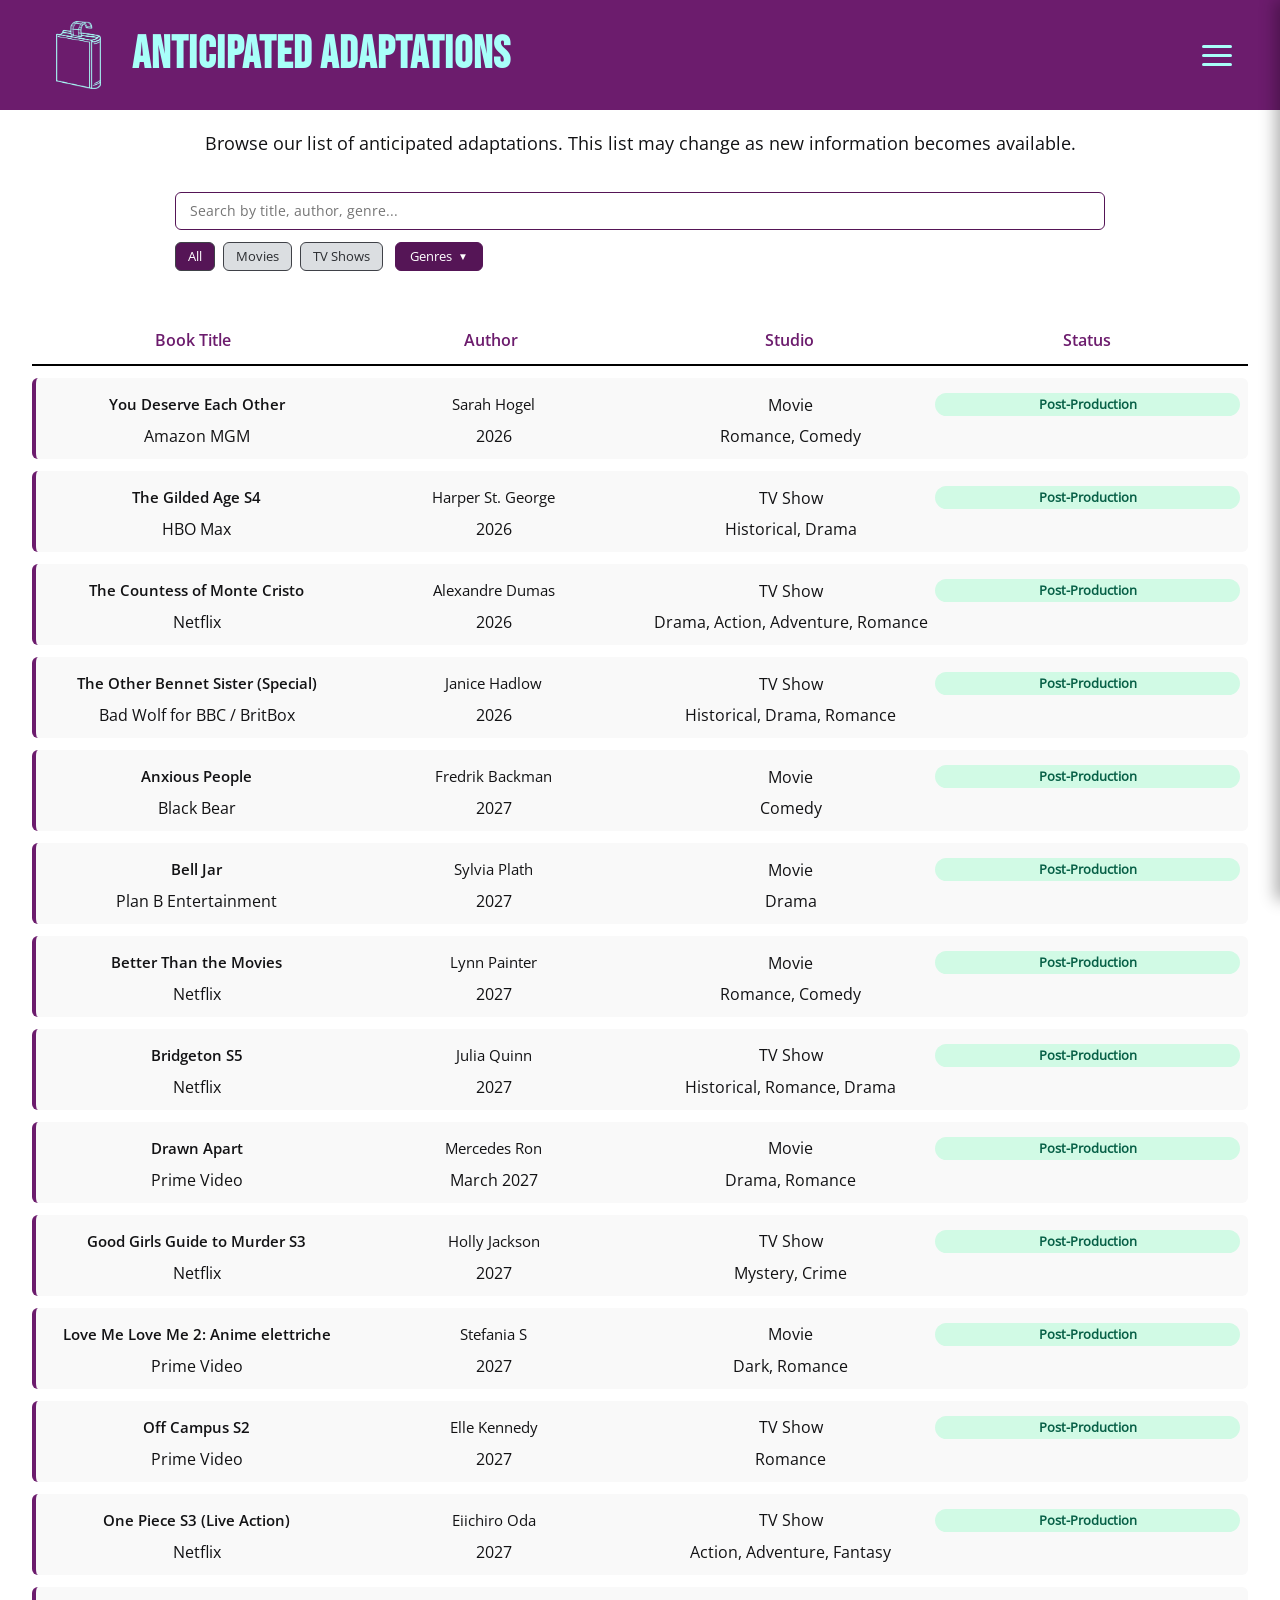
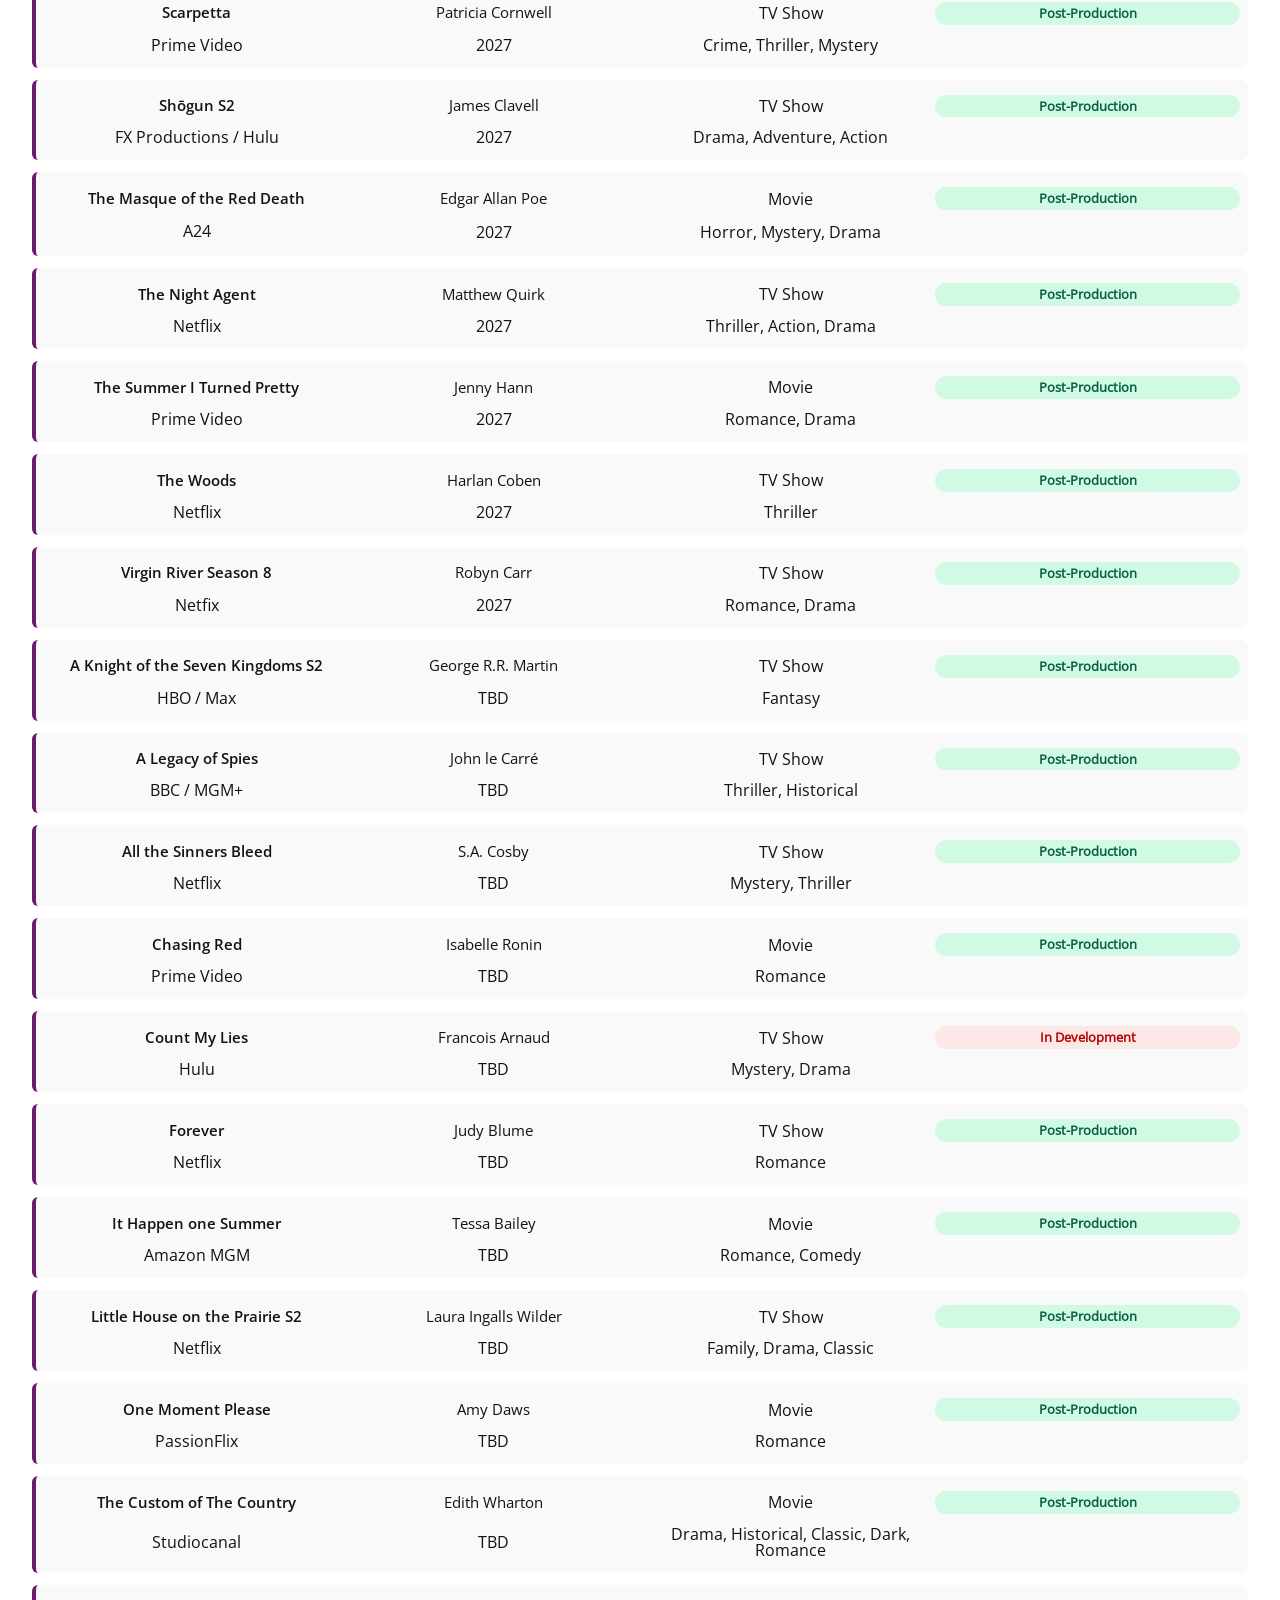
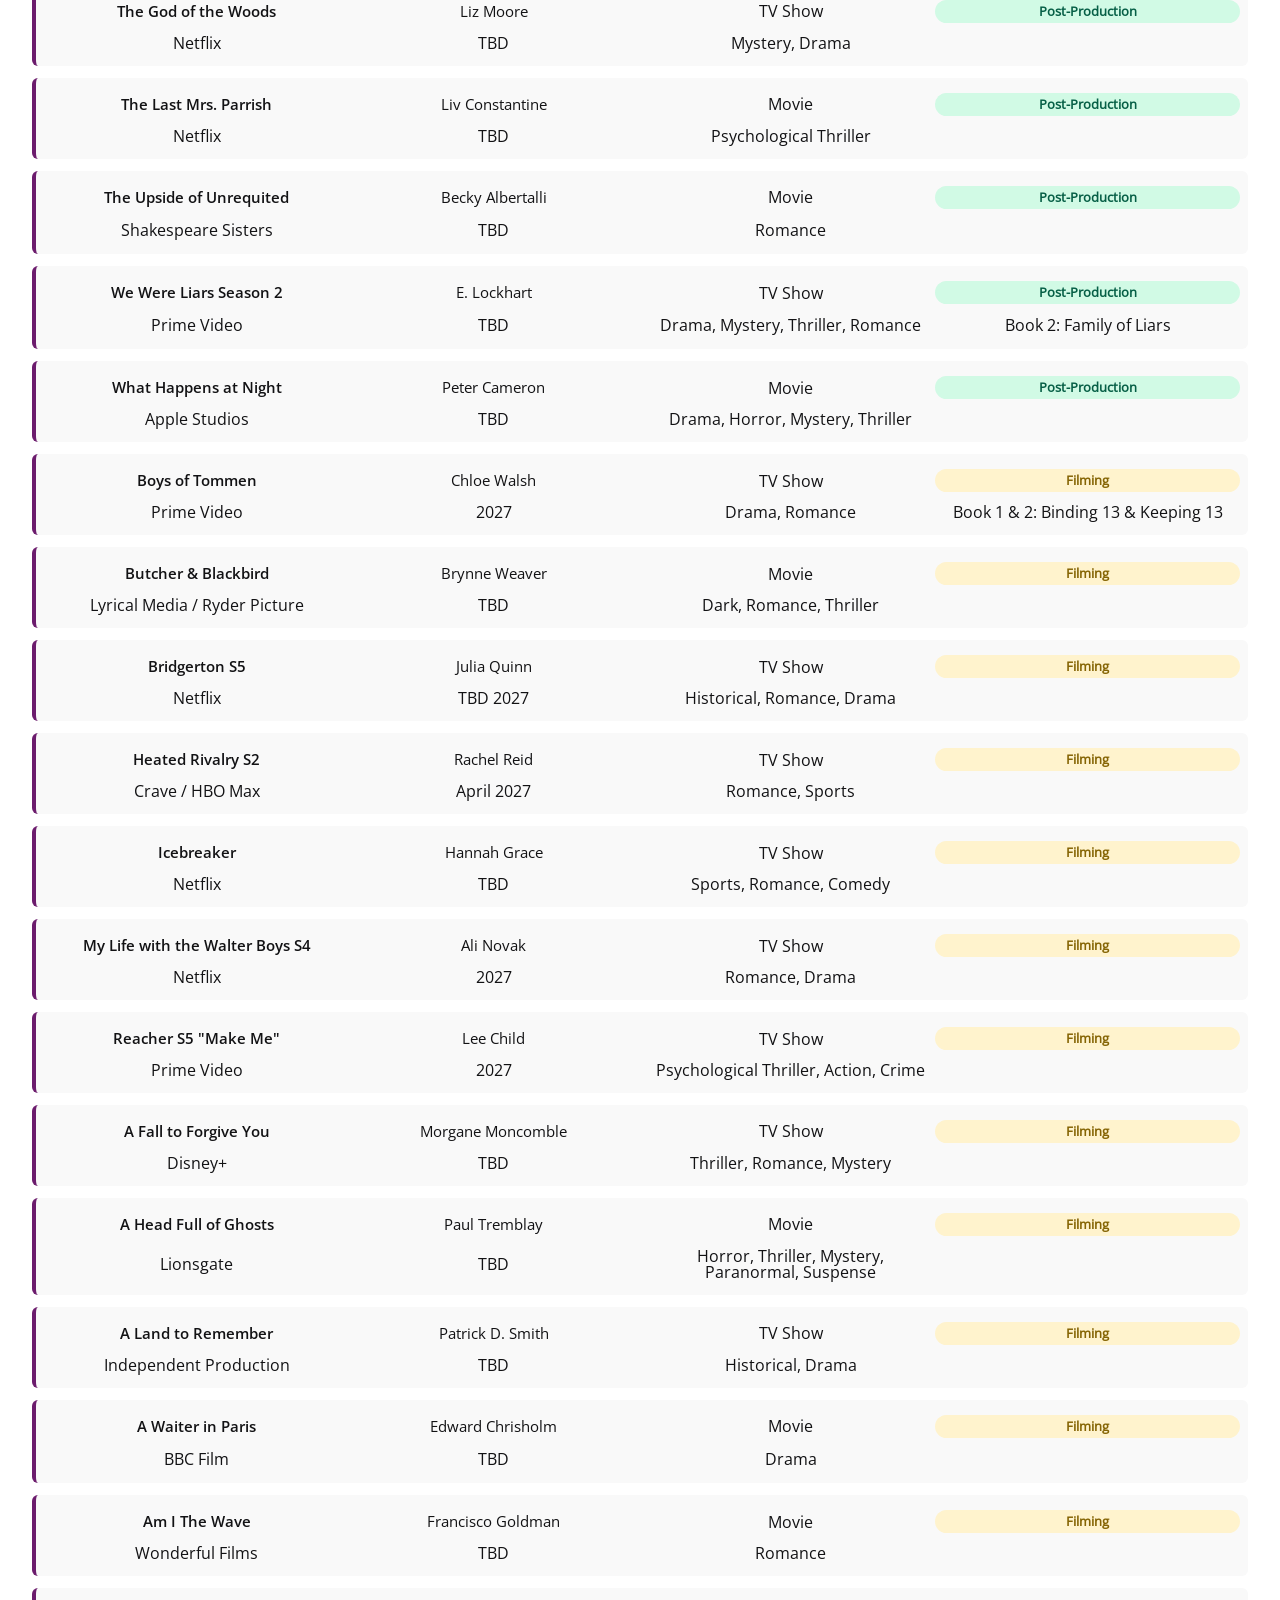
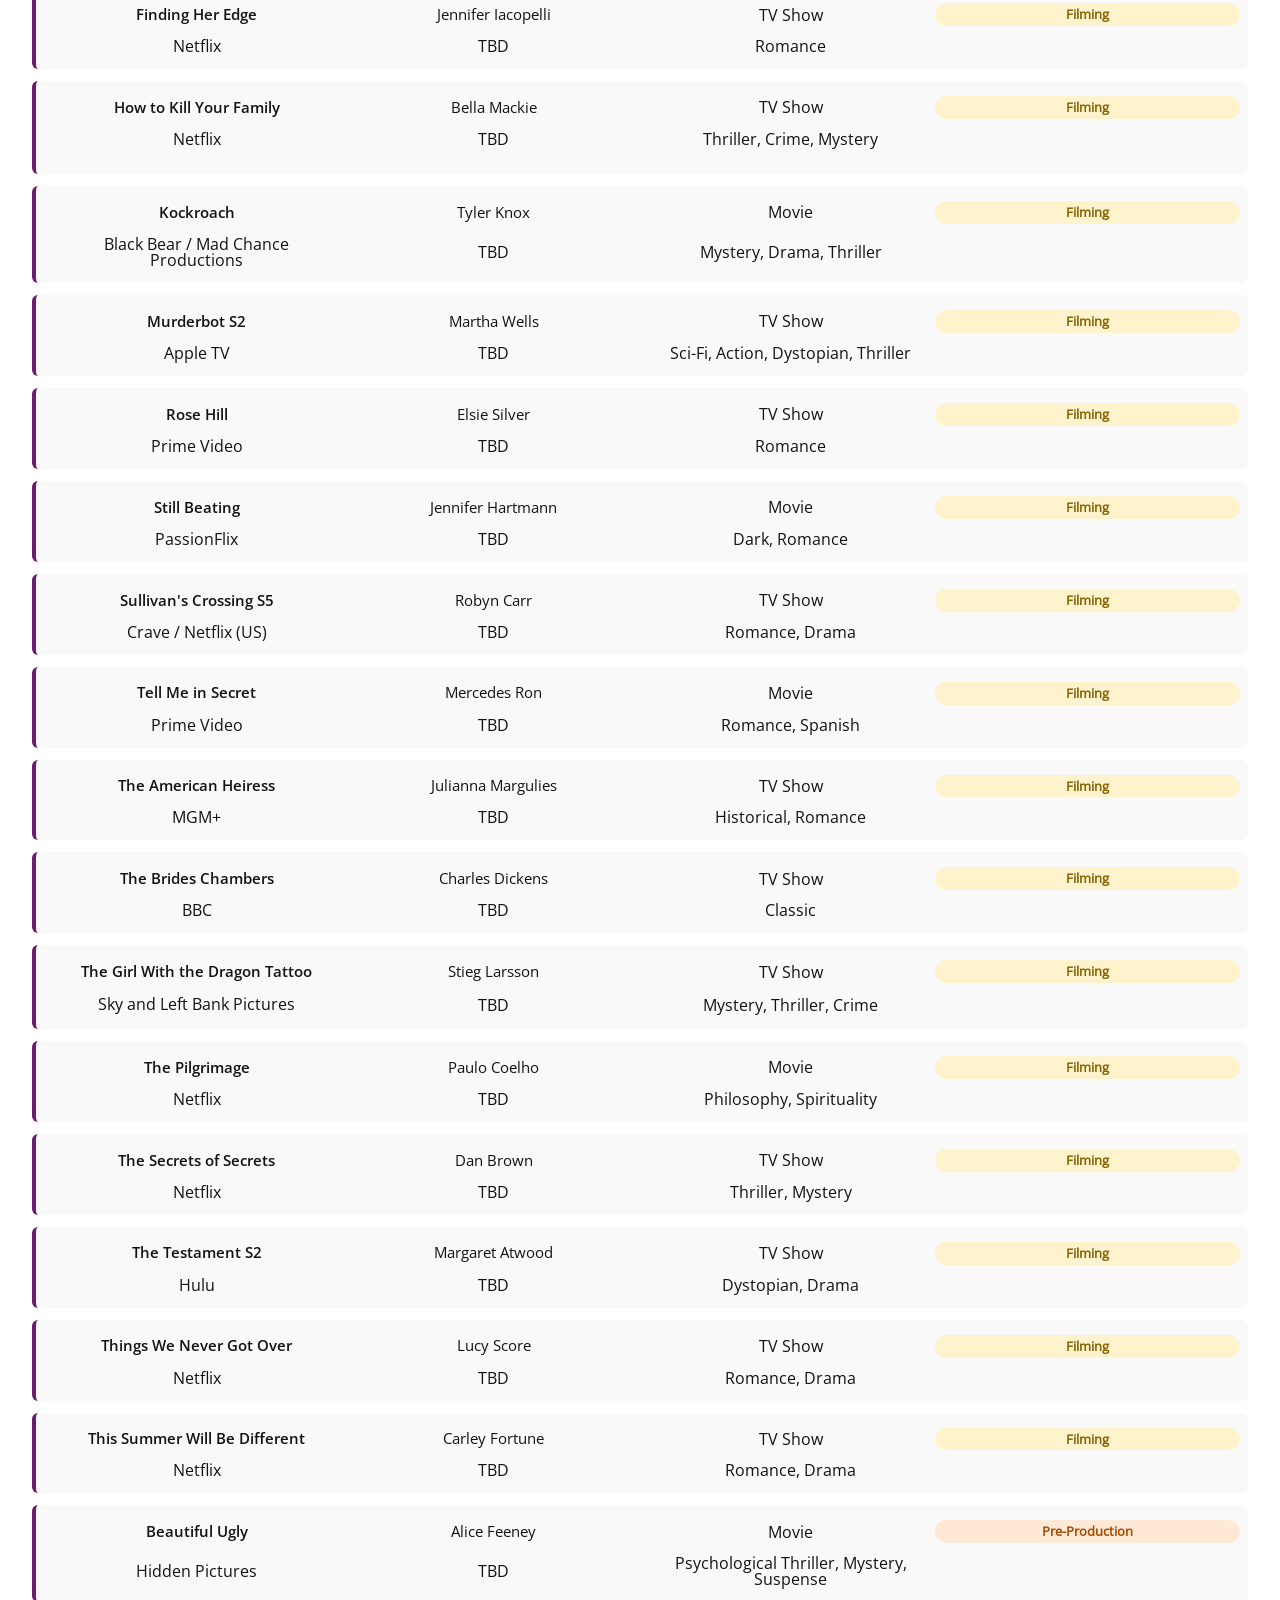
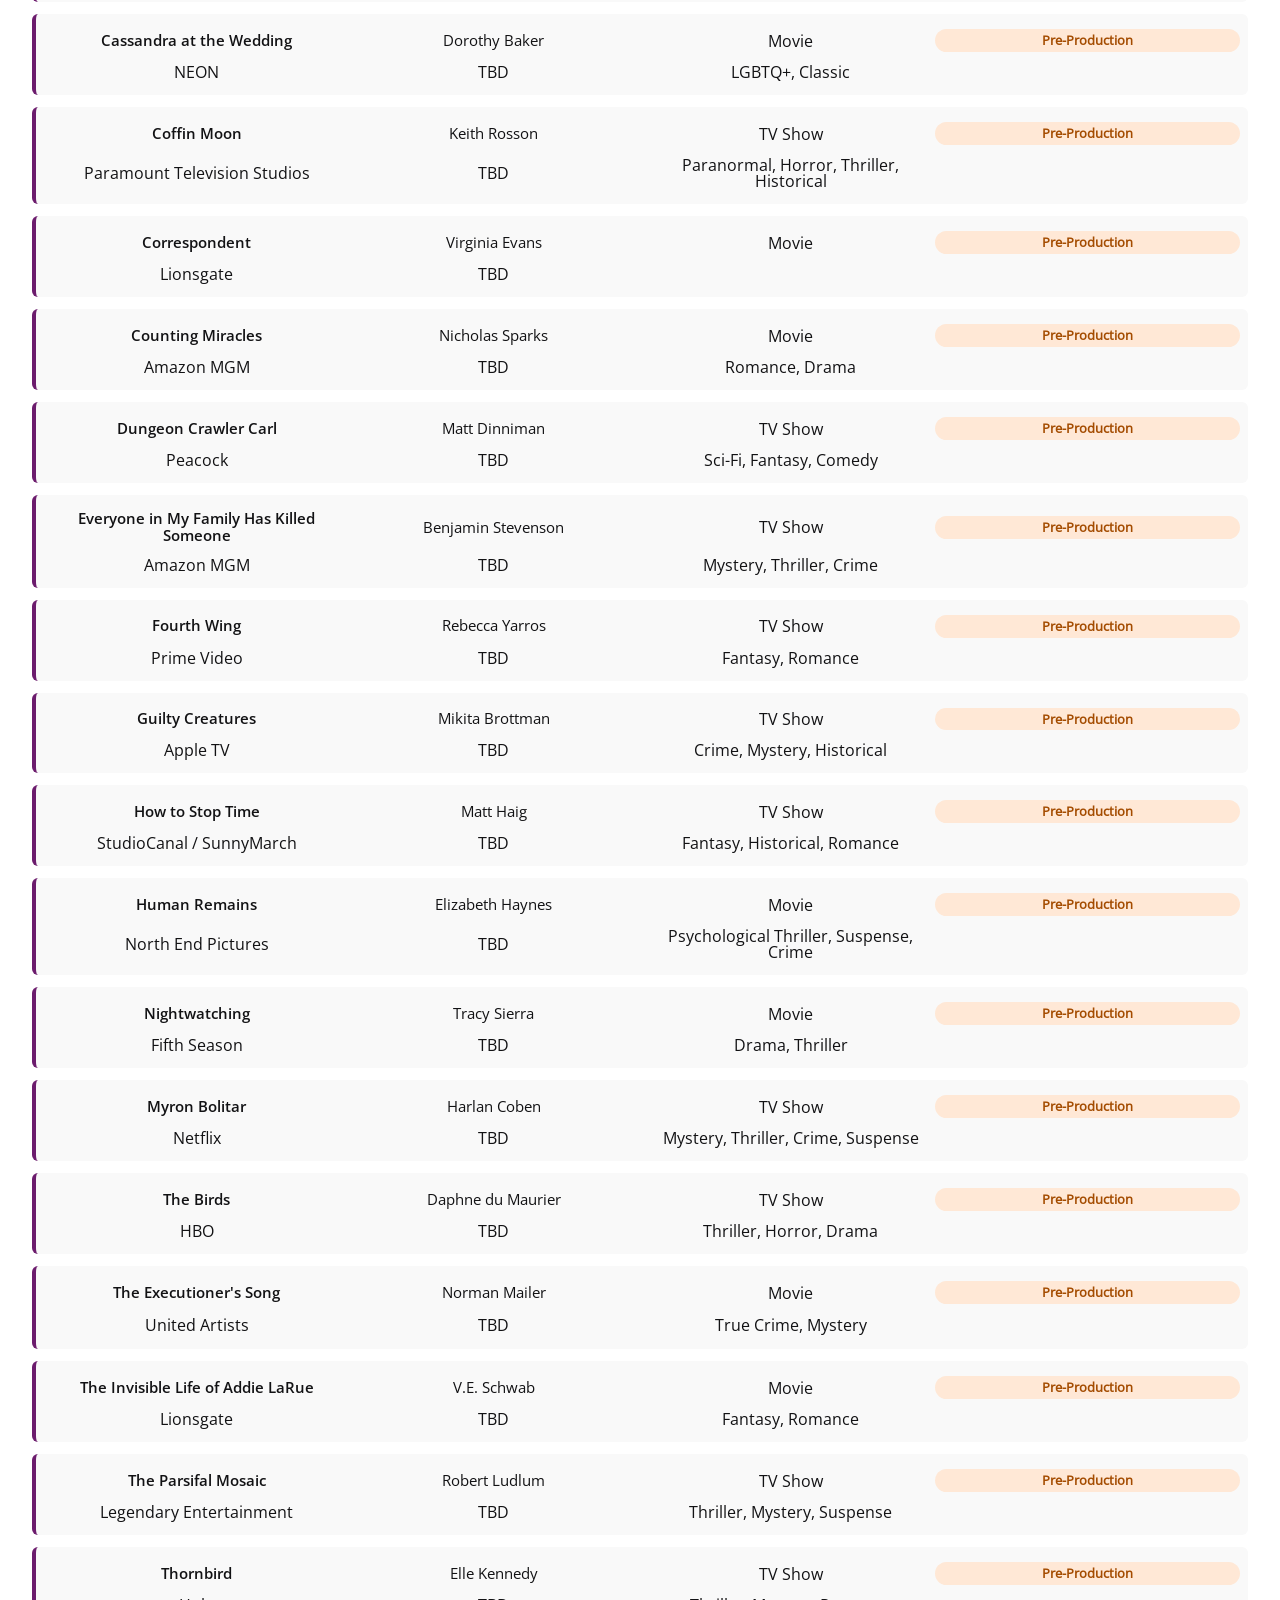
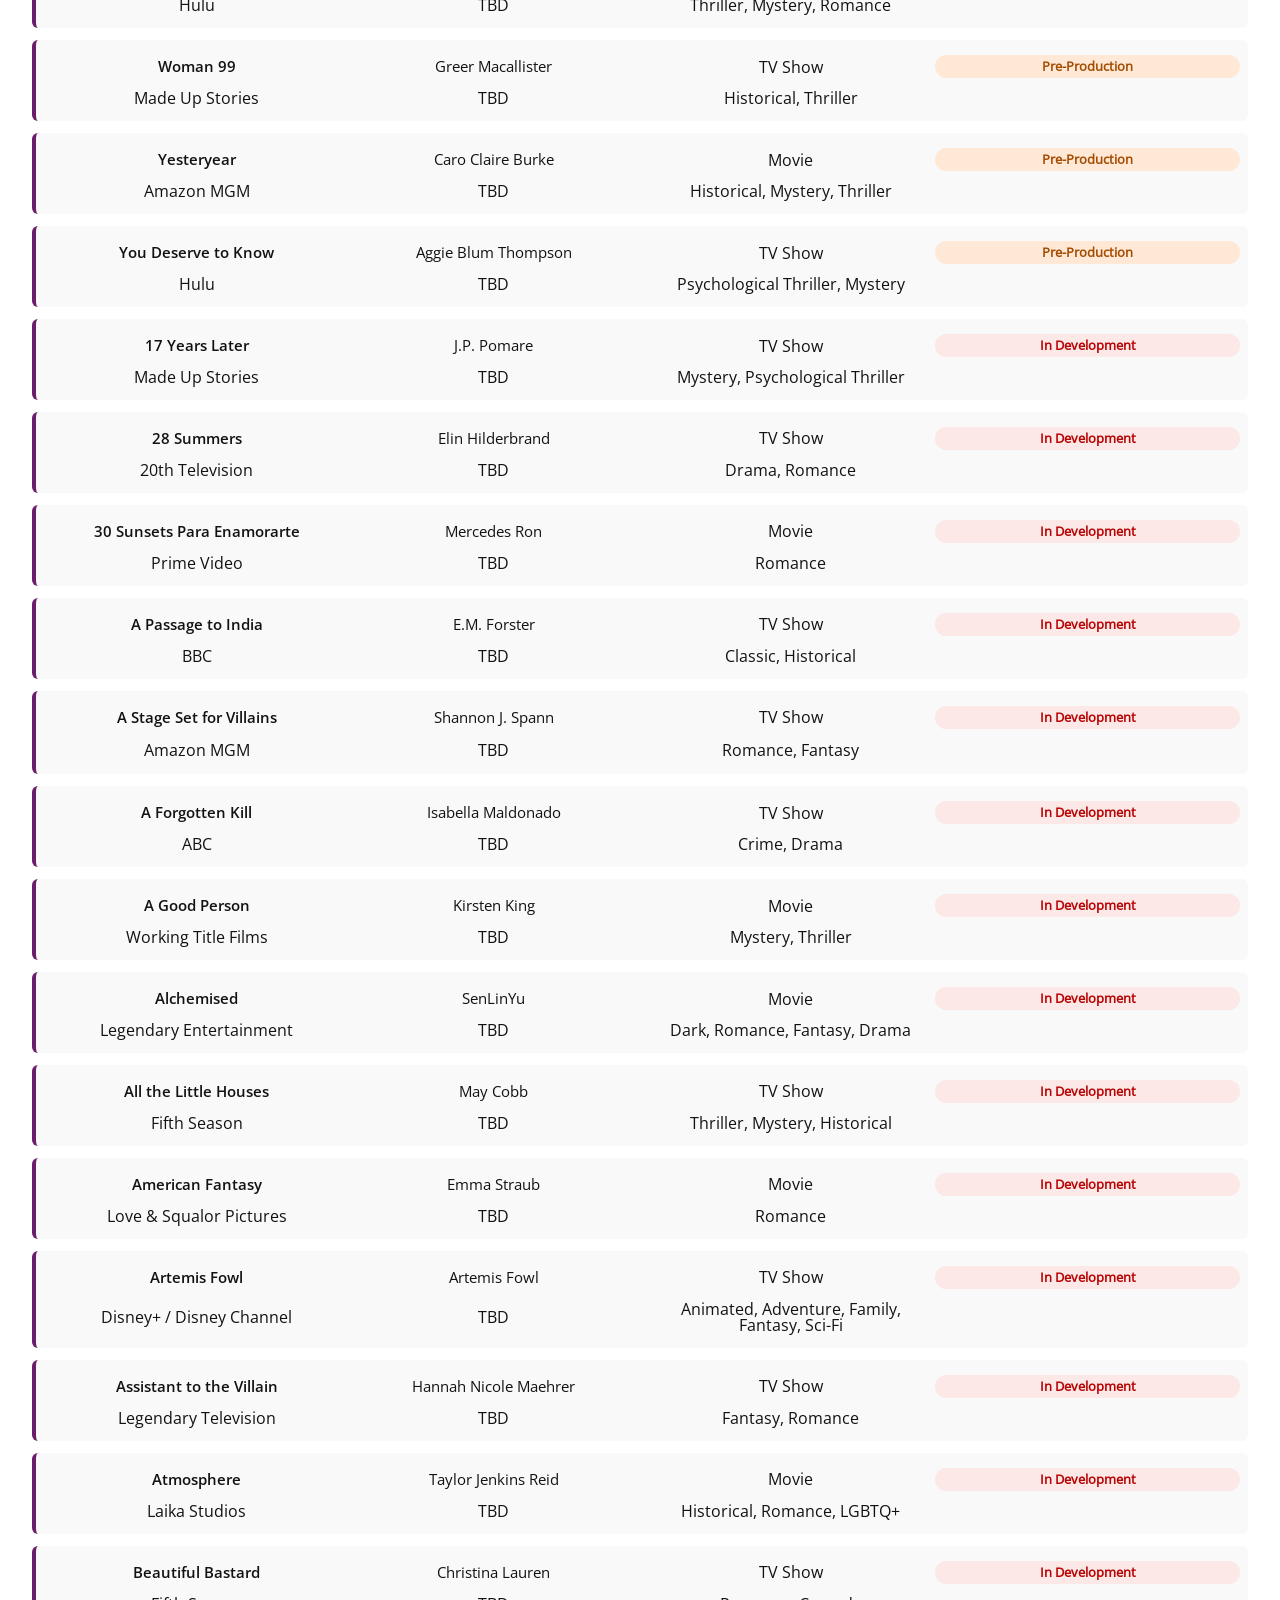
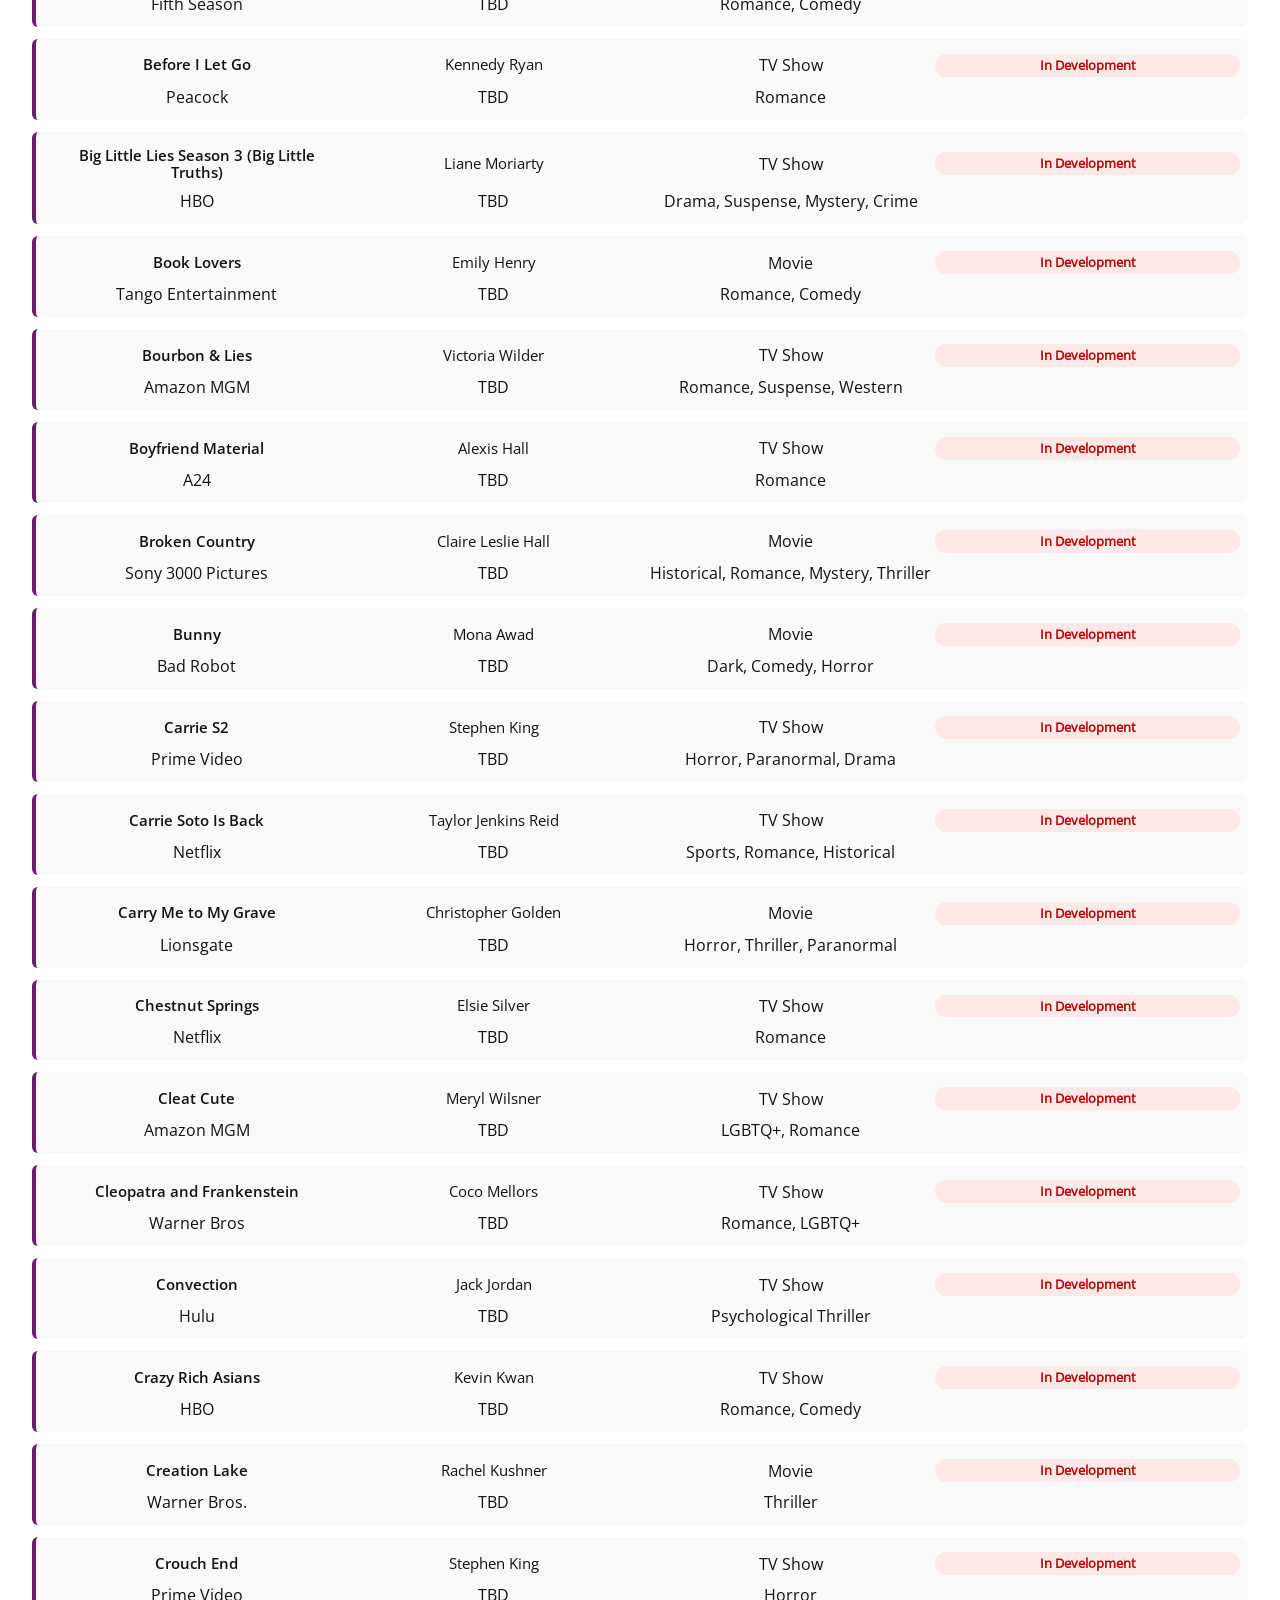
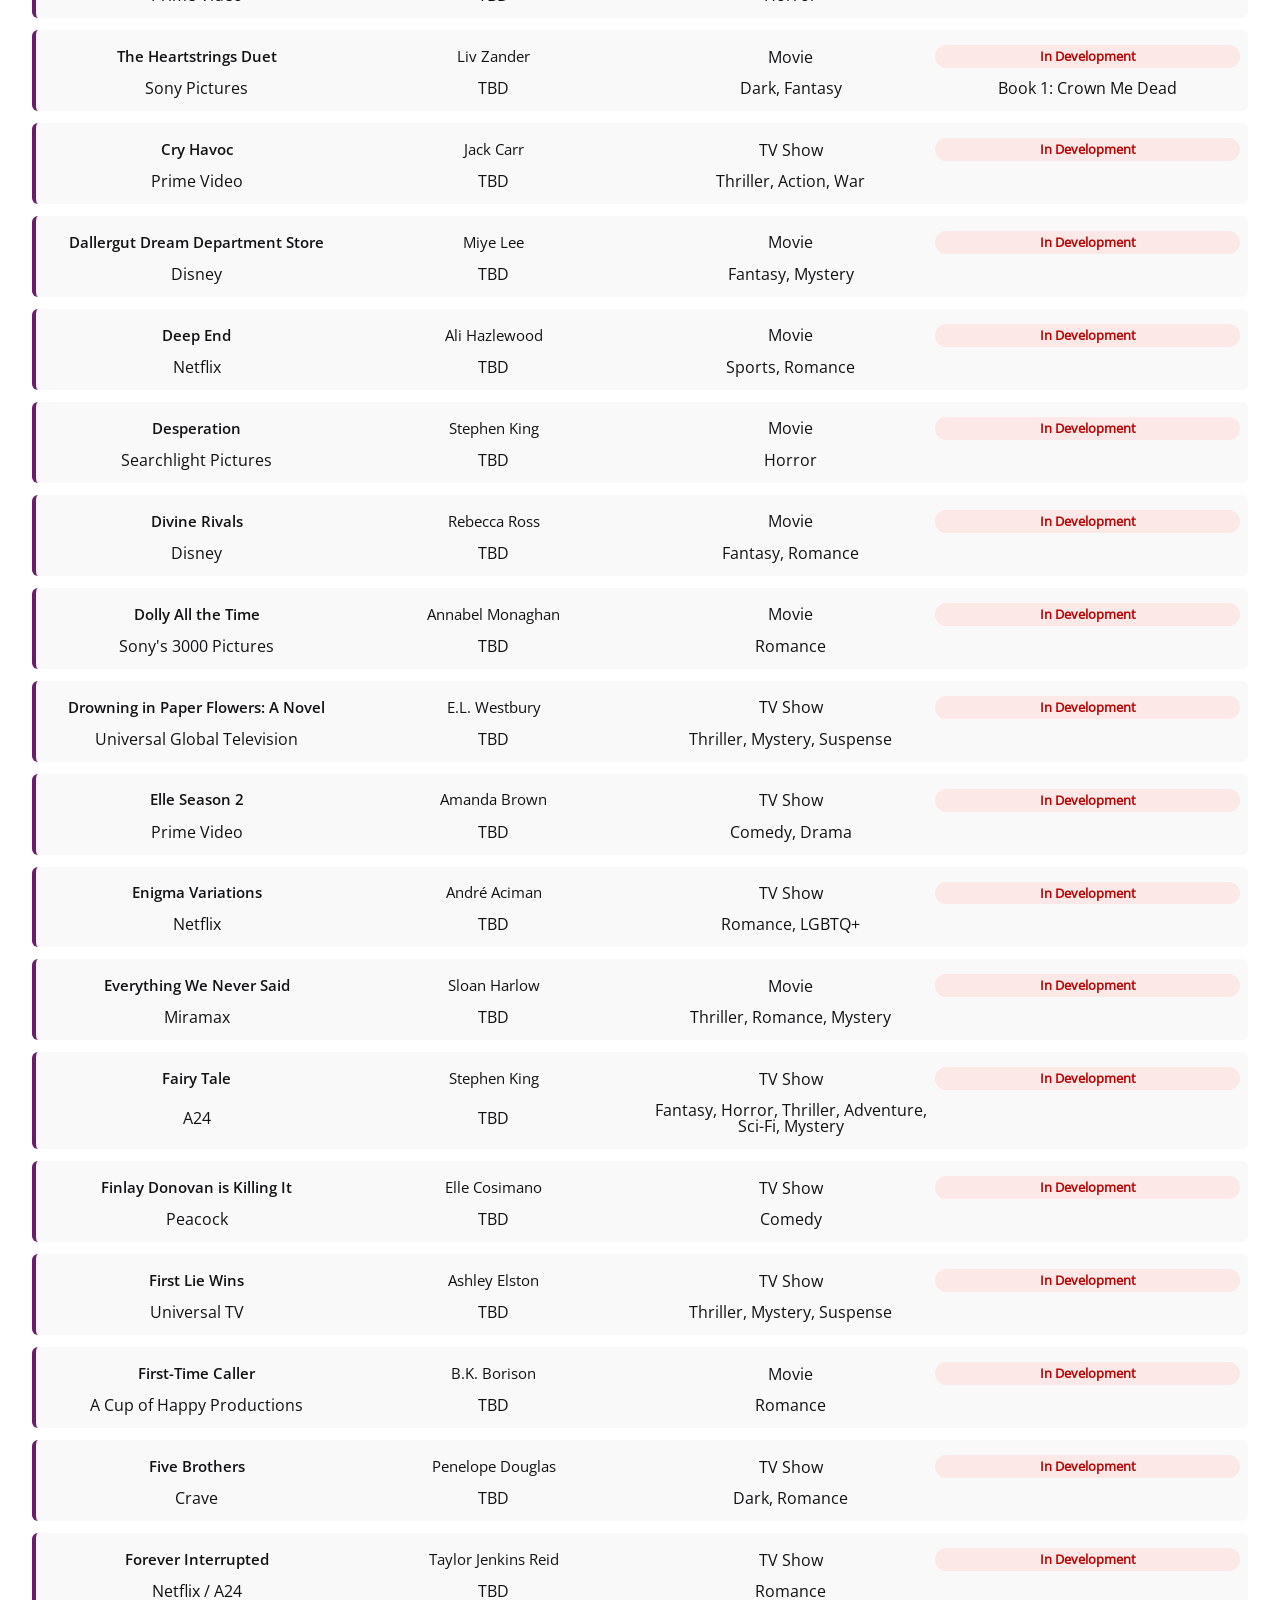
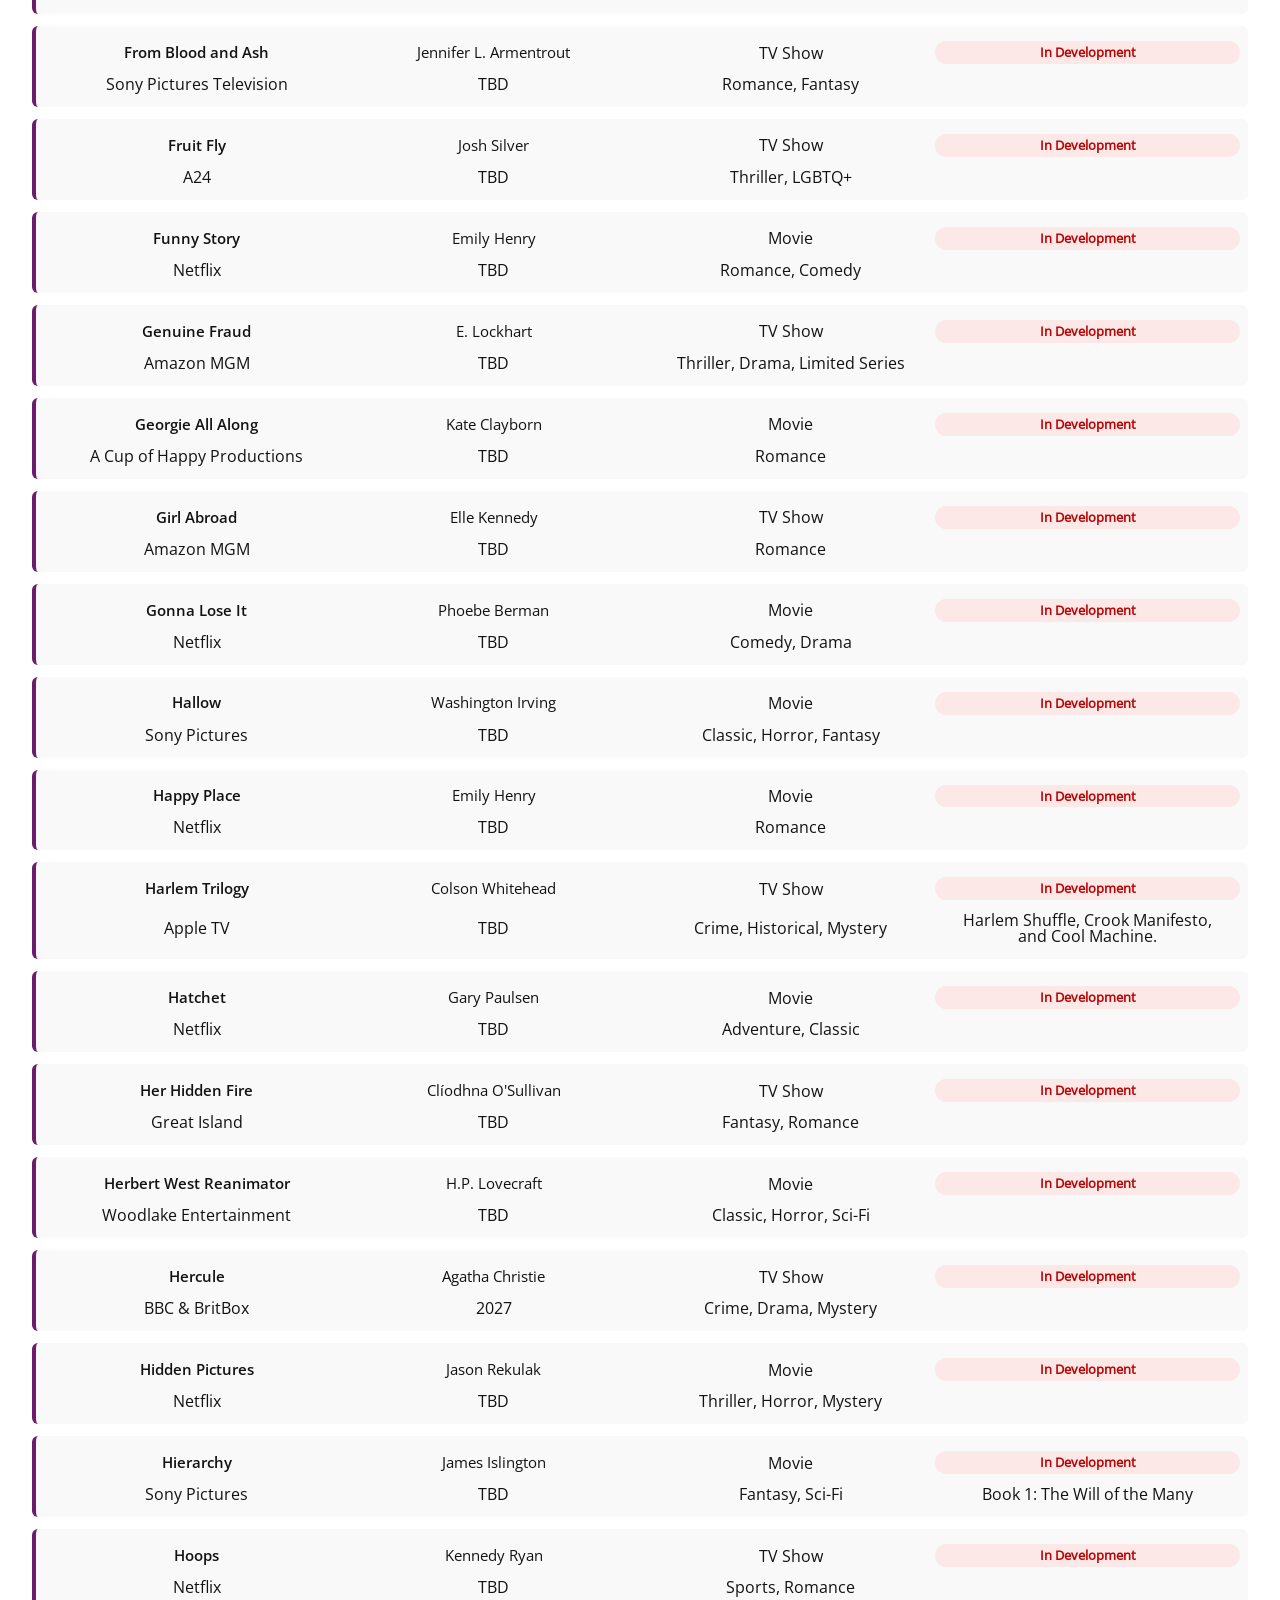
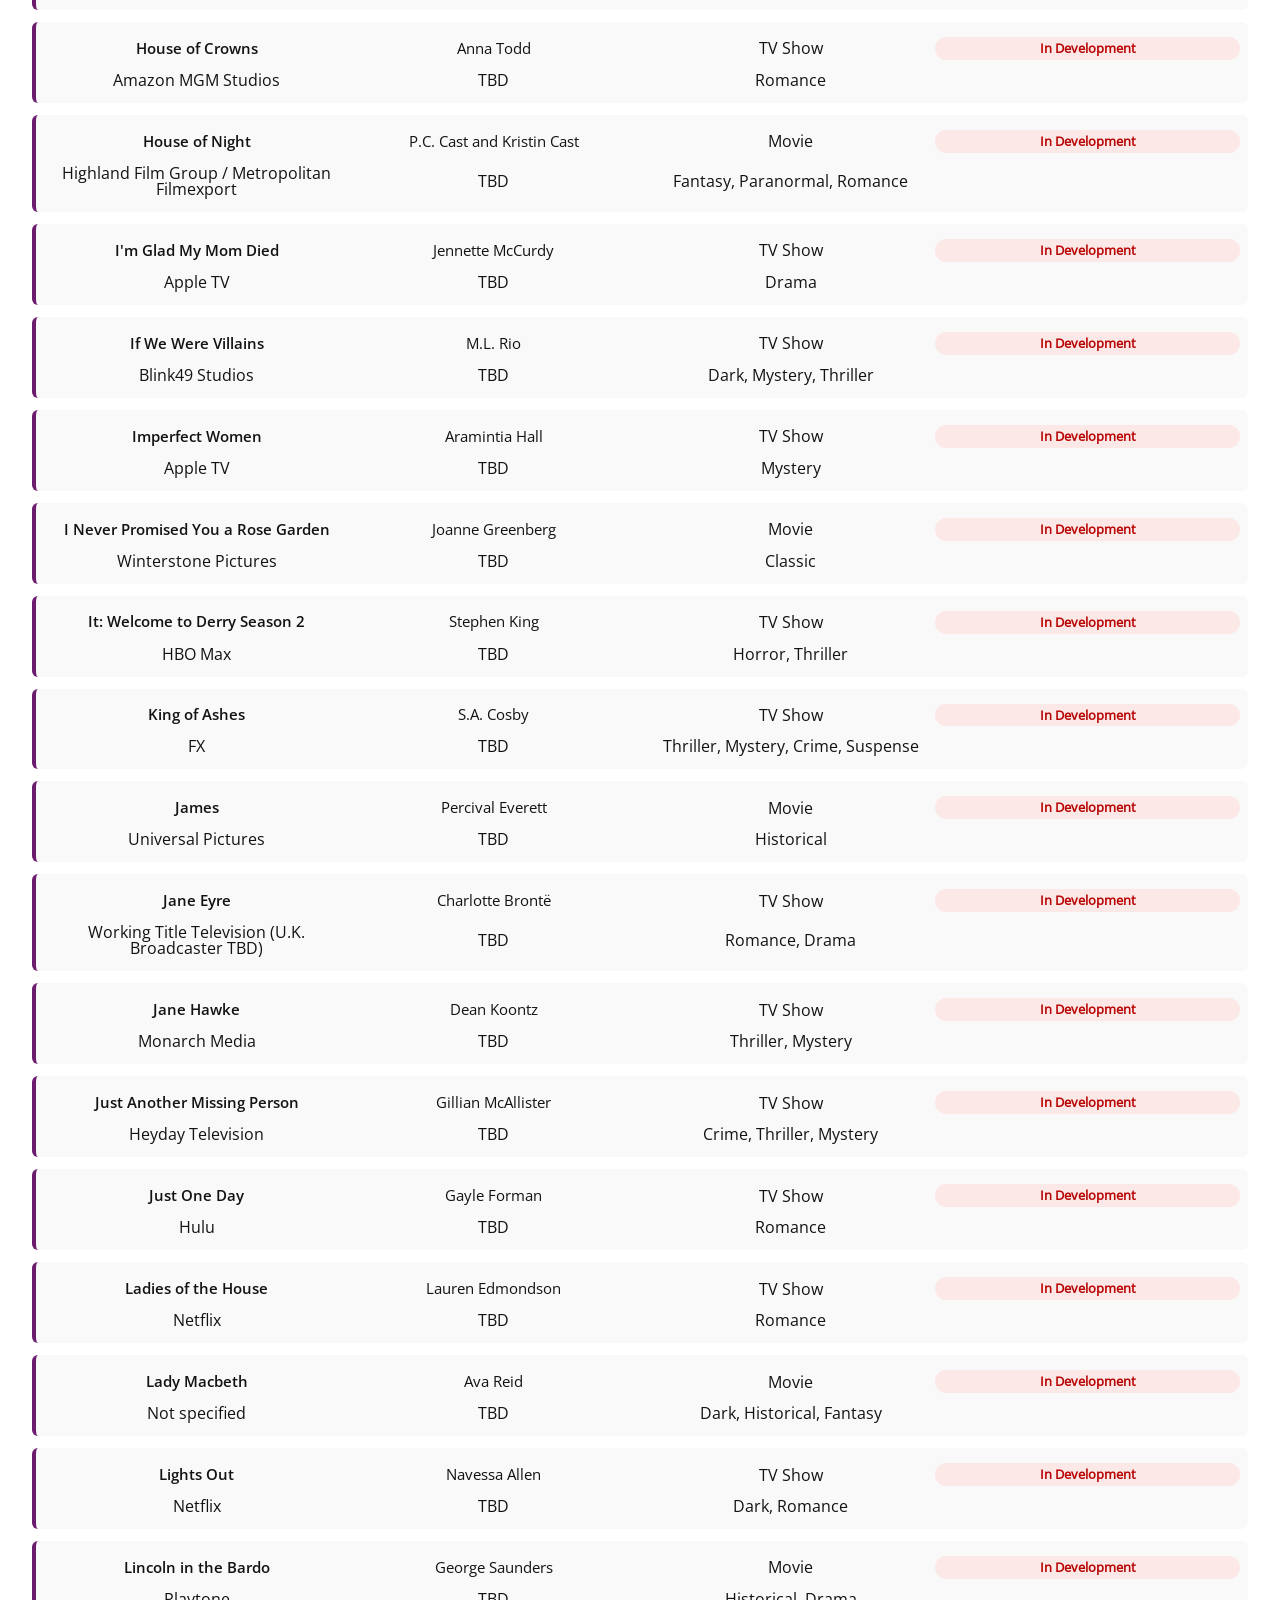
<file: anticipated.adaptation.html>
<!DOCTYPE html>
<html lang="en">
<head>
    <meta charset="UTF-8">
    <meta name="viewport" content="width=device-width, initial-scale=1.0">
    <title>The Page to Screen Archive</title>
    <link rel="stylesheet" href="css/styles.css">
    <link rel="stylesheet" href="css/normalize.css">
    <link rel="icon" type="image/png" href="css/image/storytelling_icon.png">
    <link rel="apple-touch-icon" sizes="180x180" href="css/image/apple-touch-icon.png">
    <link rel="manifest" href="site.webmanifest">
    <meta name="theme-color" content="#6C1C6D">
    
    
        <header class="site_nav">
            <a href="index.html" class="logo_group" aria-label="The Lovely Book Den home">
                <img src="css/image/site_icon.png" alt="book with film strip book mark icon" class="logo_icon">
                <h1>Anticipated Adaptations</h1>
            </a>

        <input type="checkbox" id="menu_toggle" class="menu_checkbox">
    
    <label for="menu_toggle" class="menu_button">
        <span class="hamburger_line"></span>
        <span class="hamburger_line"></span>
        <span class="hamburger_line"></span>
    </label>

        <nav class="main_nav_sidebar">
            <label for="menu_toggle" class="close_button">&times;</label>
            <ul>
                <li><a href="index.html" target="_blank" class="nav_link">The Page to Screen Project</a></li>
                <li><a href="official.dates.html" class="nav_link">Upcoming Adaptations</a></li>
                <li><a href="anticipated.adaptation.html" class="nav_link active">Anticipated Adaptations</a></li>
                <li><a href="submit.form.html" class="nav_link">Submission Form</a></li>
                <li><script type="text/javascript" src="https://cdnjs.buymeacoffee.com/1.0.0/button.prod.min.js" data-name="bmc-button" data-slug="thelovelybookden" data-color="#6C1C6D" data-emoji="🪙"  data-font="Poppins" data-text="Leave a Donation" data-font-color="#ffffff" ></script></li>
            </ul>
        </nav>
    </header>
</head>

<main class="aa_page_wrapper">

<body class="anticipated_page">

<div class="aa_grid">
    <p class="anticipated_description">
        Browse our list of anticipated adaptations. This list may change as new information becomes available.
    </p>

<div class="search_container" style="display: flex; justify-content: center; width: 100%; margin-bottom: 20px;">
    <section class="controls_section" aria-label="Search and filter adaptations">
        <div class="main_controls_row">
            <input type="text" id="unofficial_search" class="search_bar" placeholder="Search by title, author, genre..." aria-label="Search anticipated adaptations">

            <div class="filter_group" data-category="type" aria-label="Filter by adaptation type">
                <button type="button" class="filter_btn active" data-filter="all">All</button>
                <button type="button" class="filter_btn" data-filter="Movie">Movies</button>
                <button type="button" class="filter_btn" data-filter="TV">TV Shows</button>
            </div>

            <button type="button" id="toggleAnticipatedFilters" class="toggle_filters_btn" aria-expanded="false" aria-controls="anticipatedGenrePanel">
                Genres <span class="arrow_icon">▼</span>
            </button>
        </div>

        <div id="anticipatedGenrePanel" class="extra_filters_panel hidden">
            <div class="filter_row">
                <span class="category_label">Genre:</span>
                <div class="filter_group" data-category="genre" id="anticipatedGenreFilters" aria-label="Filter by genre">
                    <button type="button" class="filter_btn active" data-filter="all">Any</button>
                    <button type="button" class="filter_btn" data-filter="Action">Action</button>
                    <button type="button" class="filter_btn" data-filter="Adventure">Adventure</button>
                    <button type="button" class="filter_btn" data-filter="Animated">Animated</button>
                    <button type="button" class="filter_btn" data-filter="Anime">Anime</button>
                    <button type="button" class="filter_btn" data-filter="Children's">Children's</button>
                    <button type="button" class="filter_btn" data-filter="Classic">Classic</button>
                    <button type="button" class="filter_btn" data-filter="Comedy">Comedy</button>
                    <button type="button" class="filter_btn" data-filter="Crime">Crime</button>
                    <button type="button" class="filter_btn" data-filter="Dark">Dark</button>
                    <button type="button" class="filter_btn" data-filter="Drama">Drama</button>
                    <button type="button" class="filter_btn" data-filter="Dystopian">Dystopian</button>
                    <button type="button" class="filter_btn" data-filter="Family">Family</button>
                    <button type="button" class="filter_btn" data-filter="Fantasy">Fantasy</button>
                    <button type="button" class="filter_btn" data-filter="Historical">Historical</button>
                    <button type="button" class="filter_btn" data-filter="Holiday">Holiday</button>
                    <button type="button" class="filter_btn" data-filter="Horror">Horror</button>
                    <button type="button" class="filter_btn" data-filter="Mystery">Mystery</button>
                    <button type="button" class="filter_btn" data-filter="LGBTQ+">LGBTQ+</button>
                    <button type="button" class="filter_btn" data-filter="Paranormal">Paranormal</button>
                    <button type="button" class="filter_btn" data-filter="Psychological Thriller">Psychological Thriller</button>
                    <button type="button" class="filter_btn" data-filter="Romance">Romance</button>
                    <button type="button" class="filter_btn" data-filter="Sci-Fi">Sci-Fi</button>
                    <button type="button" class="filter_btn" data-filter="Sport">Sport</button>
                    <button type="button" class="filter_btn" data-filter="Suspense">Suspense</button>
                    <button type="button" class="filter_btn" data-filter="Thriller">Thriller</button>                    
                    <button type="button" class="filter_btn" data-filter="Western">Western</button>
                    <button type="button" class="filter_btn" data-filter="War">War</button>
                    <button type="button" class="filter_btn" data-filter="International">International</button>
                </div>
            </div>
        </div>
    </section>
</div>

    <div class="database_grid_container">
        <div class="grid_row header_row">
            <div>Book Title</div>
            <div>Author</div>
            <div>Studio</div>
            <div>Status</div>
        </div>

        <!-- POST-PRODUCTION -->

<div class="grid_row data_row">
    <div class="book_title">You Deserve Each Other</div>
    <div class="author_cell">Sarah Hogel</div>
    <div class="cell"><span>Movie</span></div>
    <span class="status_badge badge_green">Post-Production</span>
    <div class="cell platform_cell network_cell"><span>Amazon MGM</span></div>
    <div class="cell platform_cell date_cell"><span>2026</span></div>
    <div class="cell platform_cell genre_cell"><span>Romance, Comedy</span></div>
</div>

<div class="grid_row data_row">
    <div class="book_title">The Gilded Age S4</div>
    <div class="author_cell">Harper St. George</div>
    <div class="cell"><span>TV Show</span></div>
    <span class="status_badge badge_green">Post-Production</span>
    <div class="cell platform_cell network_cell"><span>HBO Max</span></div>
    <div class="cell platform_cell date_cell"><span>2026</span></div>
    <div class="cell platform_cell genre_cell"><span>Historical, Drama</span></div>
</div>

<div class="grid_row data_row">
    <div class="book_title">The Countess of Monte Cristo</div>
    <div class="author_cell">Alexandre Dumas</div>
    <div class="cell"><span>TV Show</span></div>
    <span class="status_badge badge_green">Post-Production</span>
    <div class="cell platform_cell network_cell"><span>Netflix</span></div>
    <div class="cell platform_cell date_cell"><span>2026</span></div>
    <div class="cell platform_cell genre_cell"><span>Drama, Action, Adventure, Romance</span></div>
</div>

<div class="grid_row data_row">
    <div class="book_title">The Other Bennet Sister (Special)</div>
    <div class="author_cell">Janice Hadlow</div>
    <div class="cell"><span>TV Show</span></div>
    <span class="status_badge badge_green">Post-Production</span>
    <div class="cell platform_cell network_cell"><span>Bad Wolf for BBC / BritBox</span></div>
    <div class="cell platform_cell date_cell"><span>2026</span></div>
    <div class="cell platform_cell genre_cell"><span>Historical, Drama, Romance</span></div>
</div>

<div class="grid_row data_row">
    <div class="book_title">Anxious People</div>
    <div class="author_cell">Fredrik Backman</div>
    <div class="cell"><span>Movie</span></div>
    <span class="status_badge badge_green">Post-Production</span>
    <div class="cell platform_cell network_cell"><span>Black Bear</span></div>
    <div class="cell platform_cell date_cell"><span>2027</span></div>
    <div class="cell platform_cell genre_cell"><span>Comedy</span></div>
</div>

<div class="grid_row data_row">
    <div class="book_title">Bell Jar</div>
    <div class="author_cell">Sylvia Plath</div>
    <div class="cell"><span>Movie</span></div>
    <span class="status_badge badge_green">Post-Production</span>
    <div class="cell platform_cell network_cell"><span>Plan B Entertainment</span></div>
    <div class="cell platform_cell date_cell"><span>2027</span></div>
    <div class="cell platform_cell genre_cell"><span>Drama</span></div>
</div>

<div class="grid_row data_row">
    <div class="book_title">Better Than the Movies</div>
    <div class="author_cell">Lynn Painter</div>
    <div class="cell"><span>Movie</span></div>
    <span class="status_badge badge_green">Post-Production</span>
    <div class="cell platform_cell network_cell"><span>Netflix</span></div>
    <div class="cell platform_cell date_cell"><span>2027</span></div>
    <div class="cell platform_cell genre_cell"><span>Romance, Comedy</span></div>
</div>

<div class="grid_row data_row">
    <div class="book_title">Bridgeton S5</div>
    <div class="author_cell">Julia Quinn</div>
    <div class="cell"><span>TV Show</span></div>
    <span class="status_badge badge_green">Post-Production</span>
    <div class="cell platform_cell network_cell"><span>Netflix</span></div>
    <div class="cell platform_cell date_cell"><span>2027</span></div>
    <div class="cell platform_cell genre_cell"><span>Historical, Romance, Drama</span></div>
</div>

<div class="grid_row data_row">
    <div class="book_title">Drawn Apart</div>
    <div class="author_cell">Mercedes Ron</div>
    <div class="cell"><span>Movie</span></div>
    <span class="status_badge badge_green">Post-Production</span>
    <div class="cell platform_cell network_cell"><span>Prime Video</span></div>
    <div class="cell platform_cell date_cell"><span>March 2027</span></div>
    <div class="cell platform_cell genre_cell"><span>Drama, Romance</span></div>
</div>

<div class="grid_row data_row">
    <div class="book_title">Good Girls Guide to Murder S3</div>
    <div class="author_cell">Holly Jackson</div>
    <div class="cell"><span>TV Show</span></div>
    <span class="status_badge badge_green">Post-Production</span>
    <div class="cell platform_cell network_cell"><span>Netflix</span></div>
    <div class="cell platform_cell date_cell"><span>2027</span></div>
    <div class="cell platform_cell genre_cell"><span>Mystery, Crime</span></div>
</div>

<div class="grid_row data_row">
    <div class="book_title">Love Me Love Me 2: Anime elettriche</div>
    <div class="author_cell">Stefania S</div>
    <div class="cell"><span>Movie</span></div>
    <span class="status_badge badge_green">Post-Production</span>
    <div class="cell platform_cell network_cell"><span>Prime Video</span></div>
    <div class="cell platform_cell date_cell"><span>2027</span></div>
    <div class="cell platform_cell genre_cell"><span>Dark, Romance</span></div>
</div>

<div class="grid_row data_row">
    <div class="book_title">Off Campus S2</div>
    <div class="author_cell">Elle Kennedy</div>
    <div class="cell"><span>TV Show</span></div>
    <span class="status_badge badge_green">Post-Production</span>
    <div class="cell platform_cell network_cell"><span>Prime Video</span></div>
    <div class="cell platform_cell date_cell"><span>2027</span></div>
    <div class="cell platform_cell genre_cell"><span>Romance</span></div>
</div>

<div class="grid_row data_row">
    <div class="book_title">One Piece S3 (Live Action)</div>
    <div class="author_cell">Eiichiro Oda</div>
    <div class="cell"><span>TV Show</span></div>
    <span class="status_badge badge_green">Post-Production</span>
    <div class="cell platform_cell network_cell"><span>Netflix</span></div>
    <div class="cell platform_cell date_cell"><span>2027</span></div>
    <div class="cell platform_cell genre_cell"><span>Action, Adventure, Fantasy</span></div>
</div>

<div class="grid_row data_row">
    <div class="book_title">Scarpetta</div>
    <div class="author_cell">Patricia Cornwell</div>
    <div class="cell"><span>TV Show</span></div>
    <span class="status_badge badge_green">Post-Production</span>
    <div class="cell platform_cell network_cell"><span>Prime Video</span></div>
    <div class="cell platform_cell date_cell"><span>2027</span></div>
    <div class="cell platform_cell genre_cell"><span>Crime, Thriller, Mystery</span></div>
</div>

<div class="grid_row data_row">
    <div class="book_title">Shōgun S2</div>
    <div class="author_cell">James Clavell</div>
    <div class="cell"><span>TV Show</span></div>
    <span class="status_badge badge_green">Post-Production</span>
    <div class="cell platform_cell network_cell"><span>FX Productions / Hulu</span></div>
    <div class="cell platform_cell date_cell"><span>2027</span></div>
    <div class="cell platform_cell genre_cell"><span>Drama, Adventure, Action</span></div>
</div>

<div class="grid_row data_row">
    <div class="book_title">The Masque of the Red Death</div>
    <div class="author_cell">Edgar Allan Poe</div>
    <div class="cell"><span>Movie</span></div>
    <span class="status_badge badge_green">Post-Production</span>
    <div class="cell platform_cell network_cell">A24<span></span></div>
    <div class="cell platform_cell date_cell"><span>2027</span></div>
    <div class="cell platform_cell genre_cell"><span>Horror, Mystery, Drama</span></div>
</div>

<div class="grid_row data_row">
    <div class="book_title">The Night Agent</div>
    <div class="author_cell">Matthew Quirk</div>
    <div class="cell"><span>TV Show</span></div>
    <span class="status_badge badge_green">Post-Production</span>
    <div class="cell platform_cell network_cell"><span>Netflix</span></div>
    <div class="cell platform_cell date_cell"><span>2027</span></div>
    <div class="cell platform_cell genre_cell"><span>Thriller, Action, Drama</span></div>
</div>

<div class="grid_row data_row">
    <div class="book_title">The Summer I Turned Pretty</div>
    <div class="author_cell">Jenny Hann</div>
    <div class="cell"><span>Movie</span></div>
    <span class="status_badge badge_green">Post-Production</span>
    <div class="cell platform_cell network_cell"><span>Prime Video</span></div>
    <div class="cell platform_cell date_cell"><span>2027</span></div>
    <div class="cell platform_cell genre_cell"><span>Romance, Drama</span></div>
</div>

<div class="grid_row data_row">
    <div class="book_title">The Woods</div>
    <div class="author_cell">Harlan Coben</div>
    <div class="cell"><span>TV Show</span></div>
    <span class="status_badge badge_green">Post-Production</span>
    <div class="cell platform_cell network_cell"><span>Netflix</span></div>
    <div class="cell platform_cell date_cell"><span>2027</span></div>
    <div class="cell platform_cell genre_cell"><span>Thriller</span></div>
</div>

<div class="grid_row data_row">
    <div class="book_title">Virgin River Season 8</div>
    <div class="author_cell">Robyn Carr</div>
    <div class="cell"><span>TV Show</span></div>
    <span class="status_badge badge_green">Post-Production</span>
    <div class="cell platform_cell network_cell"><span>Netfix</span></div>
    <div class="cell platform_cell date_cell"><span>2027</span></div>
    <div class="cell platform_cell genre_cell"><span>Romance, Drama</span></div>
</div>

<div class="grid_row data_row">
    <div class="book_title">A Knight of the Seven Kingdoms S2</div>
    <div class="author_cell">George R.R. Martin</div>
    <div class="cell"><span>TV Show</span></div>
    <span class="status_badge badge_green">Post-Production</span>
    <div class="cell platform_cell network_cell"><span>HBO / Max</span></div>
    <div class="cell platform_cell date_cell"><span>TBD</span></div>
    <div class="cell platform_cell genre_cell"><span>Fantasy</span></div>
</div>

<div class="grid_row data_row">
    <div class="book_title">A Legacy of Spies</div>
    <div class="author_cell">John le Carré</div>
    <div class="cell"><span>TV Show</span></div>
    <span class="status_badge badge_green">Post-Production</span>
    <div class="cell platform_cell network_cell"><span>BBC / MGM+</span></div>
    <div class="cell platform_cell date_cell"><span>TBD</span></div>
    <div class="cell platform_cell genre_cell"><span>Thriller, Historical</span></div>
</div>

<div class="grid_row data_row">
    <div class="book_title">All the Sinners Bleed</div>
    <div class="author_cell">S.A. Cosby</div>
    <div class="cell"><span>TV Show</span></div>
    <span class="status_badge badge_green">Post-Production</span>
    <div class="cell platform_cell network_cell"><span>Netflix</span></div>
    <div class="cell platform_cell date_cell"><span>TBD</span></div>
    <div class="cell platform_cell genre_cell"><span>Mystery, Thriller</span></div>
</div>

<div class="grid_row data_row">
    <div class="book_title">Chasing Red</div>
    <div class="author_cell">Isabelle Ronin</div>
    <div class="cell"><span>Movie</span></div>
    <span class="status_badge badge_green">Post-Production</span>
    <div class="cell platform_cell network_cell"><span>Prime Video</span></div>
    <div class="cell platform_cell date_cell"><span>TBD</span></div>
    <div class="cell platform_cell genre_cell"><span>Romance</span></div>
</div>


<div class="grid_row data_row">
    <div class="book_title">Count My Lies</div>
    <div class="author_cell">Francois Arnaud</div>
    <div class="cell"><span>TV Show</span></div>
    <span class="status_badge badge_red">In Development</span>
    <div class="cell platform_cell network_cell"><span>Hulu</span></div>
    <div class="cell platform_cell date_cell"><span>TBD</span></div>
    <div class="cell platform_cell genre_cell"><span>Mystery, Drama</span></div>
    <div class="cell platform_cell"><span></span></div>
</div>

<div class="grid_row data_row">
    <div class="book_title">Forever</div>
    <div class="author_cell">Judy Blume</div>
    <div class="cell"><span>TV Show</span></div>
    <span class="status_badge badge_green">Post-Production</span>
    <div class="cell platform_cell network_cell"><span>Netflix</span></div>
    <div class="cell platform_cell date_cell"><span>TBD</span></div>
    <div class="cell platform_cell genre_cell"><span>Romance</span></div>
</div>

<div class="grid_row data_row">
    <div class="book_title">It Happen one Summer</div>
    <div class="author_cell">Tessa Bailey</div>
    <div class="cell"><span>Movie</span></div>
    <span class="status_badge badge_green">Post-Production</span>
    <div class="cell platform_cell network_cell"><span>Amazon MGM</span></div>
    <div class="cell platform_cell date_cell"><span>TBD</span></div>
    <div class="cell platform_cell genre_cell"><span>Romance, Comedy</span></div>
</div>

<div class="grid_row data_row">
    <div class="book_title">Little House on the Prairie S2</div>
    <div class="author_cell">Laura Ingalls Wilder</div>
    <div class="cell"><span>TV Show</span></div>
    <span class="status_badge badge_green">Post-Production</span>
    <div class="cell platform_cell network_cell"><span>Netflix</span></div>
    <div class="cell platform_cell date_cell"><span>TBD</span></div>
    <div class="cell platform_cell genre_cell"><span>Family, Drama, Classic</span></div>
</div>

<div class="grid_row data_row">
    <div class="book_title">One Moment Please</div>
    <div class="author_cell">Amy Daws</div>
    <div class="cell"><span>Movie</span></div>
    <span class="status_badge badge_green">Post-Production</span>
    <div class="cell platform_cell network_cell"><span>PassionFlix</span></div>
    <div class="cell platform_cell date_cell"><span>TBD</span></div>
    <div class="cell platform_cell genre_cell"><span>Romance</span></div>
</div>


<div class="grid_row data_row">
    <div class="book_title">The Custom of The Country</div>
    <div class="author_cell">Edith Wharton</div>
    <div class="cell"><span>Movie</span></div>
    <span class="status_badge badge_green">Post-Production</span>
    <div class="cell platform_cell network_cell"><span>Studiocanal</span></div>
    <div class="cell platform_cell date_cell"><span>TBD</span></div>
    <div class="cell platform_cell genre_cell"><span>Drama, Historical, Classic, Dark, Romance</span></div>
</div>

<div class="grid_row data_row">
    <div class="book_title">The God of the Woods</div>
    <div class="author_cell">Liz Moore</div>
    <div class="cell"><span>TV Show</span></div>
    <span class="status_badge badge_green">Post-Production</span>
    <div class="cell platform_cell network_cell"><span>Netflix</span></div>
    <div class="cell platform_cell date_cell"><span>TBD</span></div>
    <div class="cell platform_cell genre_cell"><span>Mystery, Drama</span></div>
</div>

<div class="grid_row data_row">
    <div class="book_title">The Last Mrs. Parrish</div>
    <div class="author_cell">Liv Constantine</div>
    <div class="cell"><span>Movie</span></div>
    <span class="status_badge badge_green">Post-Production</span>
    <div class="cell platform_cell network_cell"><span>Netflix</span></div>
    <div class="cell platform_cell date_cell"><span>TBD</span></div>
    <div class="cell platform_cell genre_cell"><span>Psychological Thriller</span></div>
</div>

<div class="grid_row data_row">
    <div class="book_title">The Upside of Unrequited</div>
    <div class="author_cell">Becky Albertalli</div>
    <div class="cell"><span>Movie</span></div>
    <span class="status_badge badge_green">Post-Production</span>
    <div class="cell platform_cell network_cell">Shakespeare Sisters<span></span></div>
    <div class="cell platform_cell date_cell"><span>TBD</span></div>
    <div class="cell platform_cell genre_cell"><span>Romance</span></div>
</div>

<div class="grid_row data_row">
    <div class="book_title">We Were Liars Season 2</div>
    <div class="author_cell">E. Lockhart</div>
    <div class="cell"><span>TV Show</span></div>
    <span class="status_badge badge_green">Post-Production</span>
    <div class="cell platform_cell network_cell"><span>Prime Video</span></div>
    <div class="cell platform_cell date_cell"><span>TBD</span></div>
    <div class="cell platform_cell genre_cell"><span>Drama, Mystery, Thriller, Romance</span></div>
    <div class="cell platform_cell"><span></span>Book 2: Family of Liars</div>
</div>

<div class="grid_row data_row">
    <div class="book_title">What Happens at Night</div>
    <div class="author_cell">Peter Cameron</div>
    <div class="cell"><span>Movie</span></div>
    <span class="status_badge badge_green">Post-Production</span>
    <div class="cell platform_cell network_cell"><span>Apple Studios</span></div>
    <div class="cell platform_cell date_cell"><span>TBD</span></div>
    <div class="cell platform_cell genre_cell"><span>Drama, Horror, Mystery, Thriller</span></div>
    <div class="cell platform_cell"><span></span></div>
</div>
 

        <!-- FILMING -->

<div class="grid_row data_row">
    <div class="book_title">Boys of Tommen</div>
    <div class="author_cell">Chloe Walsh</div>
    <div class="cell"><span>TV Show</span></div>
    <span class="status_badge badge_yellow">Filming</span>
    <div class="cell platform_cell network_cell"><span>Prime Video</span></div>
    <div class="cell platform_cell date_cell"><span>2027</span></div>
    <div class="cell platform_cell genre_cell"><span>Drama, Romance</span></div>
    <div class="cell platform_cell"><span>Book 1 & 2: Binding 13 & Keeping 13</span></div>
</div>

<div class="grid_row data_row">
    <div class="book_title">Butcher & Blackbird</div>
    <div class="author_cell">Brynne Weaver</div>
    <div class="cell"><span>Movie</span></div>
    <span class="status_badge badge_yellow">Filming</span>
    <div class="cell platform_cell network_cell"><span>Lyrical Media / Ryder Picture</span></div>
    <div class="cell platform_cell date_cell"><span>TBD</span></div>
    <div class="cell platform_cell genre_cell"><span>Dark, Romance, Thriller</span></div>
    <div class="cell platform_cell"><span></span></div>
</div>

  <div class="grid_row data_row">
    <div class="book_title">Bridgerton S5</div>
    <div class="author_cell">Julia Quinn</div>
    <div class="cell"><span>TV Show</span></div>
    <span class="status_badge badge_yellow">Filming</span>
    <div class="cell platform_cell network_cell"><span>Netflix</span></div>
    <div class="cell platform_cell date_cell"><span>TBD 2027</span></div>
    <div class="cell platform_cell genre_cell"><span>Historical, Romance, Drama</span></div>
    <div class="cell platform_cell"><span></span></div>
</div>

<div class="grid_row data_row">
    <div class="book_title">Heated Rivalry S2</div>
    <div class="author_cell">Rachel Reid</div>
    <div class="cell"><span>TV Show</span></div>
    <span class="status_badge badge_yellow">Filming</span>
    <div class="cell platform_cell network_cell"><span>Crave / HBO Max</span></div>
    <div class="cell platform_cell date_cell"><span>April 2027</span></div>
    <div class="cell platform_cell genre_cell"><span>Romance, Sports</span></div>
    <div class="cell platform_cell"><span></span></div>
</div>


<div class="grid_row data_row">
    <div class="book_title">Icebreaker</div>
    <div class="author_cell">Hannah Grace</div>
    <div class="cell"><span>TV Show</span></div>
    <span class="status_badge badge_yellow">Filming</span>
    <div class="cell platform_cell network_cell"><span>Netflix</span></div>
    <div class="cell platform_cell date_cell"><span>TBD</span></div>
    <div class="cell platform_cell genre_cell"><span>Sports, Romance, Comedy</span></div>
    <div class="cell platform_cell"><span></span></div>
</div>

<div class="grid_row data_row">
    <div class="book_title">My Life with the Walter Boys S4</div>
    <div class="author_cell">Ali Novak</div>
    <div class="cell"><span>TV Show</span></div>
    <span class="status_badge badge_yellow">Filming</span>
    <div class="cell platform_cell network_cell"><span>Netflix</span></div>
    <div class="cell platform_cell date_cell"><span>2027</span></div>
    <div class="cell platform_cell genre_cell"><span>Romance, Drama</span></div>
    <div class="cell platform_cell"><span></span></div>
</div>

<div class="grid_row data_row">
    <div class="book_title">Reacher S5 "Make Me"</div>
    <div class="author_cell">Lee Child</div>
    <div class="cell"><span>TV Show</span></div>
    <span class="status_badge badge_yellow">Filming</span>
    <div class="cell platform_cell network_cell"><span>Prime Video</span></div>
    <div class="cell platform_cell date_cell"><span>2027</span></div>
    <div class="cell platform_cell genre_cell"><span>Psychological Thriller, Action, Crime</span></div>
    <div class="cell platform_cell"><span></span></div>
</div>

<div class="grid_row data_row">
    <div class="book_title">A Fall to Forgive You</div>
    <div class="author_cell">Morgane Moncomble</div>
    <div class="cell"><span>TV Show</span></div>
    <span class="status_badge badge_yellow">Filming</span>
    <div class="cell platform_cell network_cell"><span>Disney+</span></div>
    <div class="cell platform_cell date_cell"><span>TBD</span></div>
    <div class="cell platform_cell genre_cell"><span>Thriller, Romance, Mystery</span></div>
    <div class="cell platform_cell"><span></span></div>
</div>

<div class="grid_row data_row">
    <div class="book_title">A Head Full of Ghosts</div>
    <div class="author_cell">Paul Tremblay</div>
    <div class="cell"><span>Movie</span></div>
    <span class="status_badge badge_yellow">Filming</span>
    <div class="cell platform_cell network_cell"><span>Lionsgate</span></div>
    <div class="cell platform_cell date_cell"><span>TBD</span></div>
    <div class="cell platform_cell genre_cell"><span>Horror, Thriller, Mystery, Paranormal, Suspense</span></div>
    <div class="cell platform_cell"><span></span></div>
</div>

<div class="grid_row data_row">
    <div class="book_title">A Land to Remember</div>
    <div class="author_cell">Patrick D. Smith</div>
    <div class="cell"><span>TV Show</span></div>
    <span class="status_badge badge_yellow">Filming</span>
    <div class="cell platform_cell network_cell"><span>Independent Production</span></div>
    <div class="cell platform_cell date_cell"><span>TBD</span></div>
    <div class="cell platform_cell genre_cell"><span>Historical, Drama</span></div>
    <div class="cell platform_cell"><span></span></div>
</div>

<div class="grid_row data_row">
    <div class="book_title">A Waiter in Paris</div>
    <div class="author_cell">Edward Chrisholm</div>
    <div class="cell"><span>Movie</span></div>
    <span class="status_badge badge_yellow">Filming</span>
    <div class="cell platform_cell network_cell"><span></span>BBC Film</span></div>
    <div class="cell platform_cell date_cell"><span>TBD</span></div>
    <div class="cell platform_cell genre_cell"><span>Drama</span></div>
    <div class="cell platform_cell"><span></span></div>
</div>

<div class="grid_row data_row">
    <div class="book_title">Am I The Wave </div>
    <div class="author_cell">Francisco Goldman</div>
    <div class="cell"><span>Movie</span></div>
    <span class="status_badge badge_yellow">Filming</span>
    <div class="cell platform_cell network_cell"><span>Wonderful Films</span></div>
    <div class="cell platform_cell date_cell"><span>TBD</span></div>
    <div class="cell platform_cell genre_cell"><span>Romance</span></div>
    <div class="cell platform_cell"><span></span></div>
</div>

<div class="grid_row data_row">
    <div class="book_title">Finding Her Edge</div>
    <div class="author_cell">Jennifer Iacopelli</div>
    <div class="cell"><span>TV Show</span></div>
    <span class="status_badge badge_yellow">Filming</span>
    <div class="cell platform_cell network_cell"><span>Netflix</span></div>
    <div class="cell platform_cell date_cell"><span>TBD</span></div>
    <div class="cell platform_cell genre_cell"><span>Romance</span></div>
    <div class="cell platform_cell"><span></span></div>
</div>

<div class="grid_row data_row">
    <div class="book_title">How to Kill Your Family</div>
    <div class="author_cell">Bella Mackie</div>
    <div class="cell"><span>TV Show</span></div>
    <span class="status_badge badge_yellow">Filming</span>
    <div class="cell platform_cell network_cell"><span>Netflix</span></div>
    <div class="cell platform_cell date_cell"><span>TBD</span></div>
    <div class="cell platform_cell genre_cell"><span>Thriller, Crime, Mystery</span></div>
    <div class="cell platform_cell"><span></span></div>
    <div class="cell platform_cell"><span></span></div>
</div>

<div class="grid_row data_row">
    <div class="book_title">Kockroach</div>
    <div class="author_cell">Tyler Knox</div>
    <div class="cell"><span>Movie</span></div>
    <span class="status_badge badge_yellow">Filming</span>
    <div class="cell platform_cell network_cell"><span>Black Bear / Mad Chance Productions</span></div>
    <div class="cell platform_cell date_cell"><span>TBD</span></div>
    <div class="cell platform_cell genre_cell"><span>Mystery, Drama, Thriller</span></div>
    <div class="cell platform_cell"><span></span></div>
</div>

<div class="grid_row data_row">
    <div class="book_title">Murderbot S2</div>
    <div class="author_cell">Martha Wells</div>
    <div class="cell"><span>TV Show</span></div>
    <span class="status_badge badge_yellow">Filming</span>
    <div class="cell platform_cell network_cell"><span>Apple TV</span></div>
    <div class="cell platform_cell date_cell"><span>TBD</span></div>
    <div class="cell platform_cell genre_cell"><span>Sci-Fi, Action, Dystopian, Thriller</span></div>
    <div class="cell platform_cell"><span></span></div>
</div>

<div class="grid_row data_row">
    <div class="book_title">Rose Hill</div>
    <div class="author_cell">Elsie Silver</div>
    <div class="cell"><span>TV Show</span></div>
    <span class="status_badge badge_yellow">Filming</span>
    <div class="cell platform_cell network_cell"><span>Prime Video</span></div>
    <div class="cell platform_cell date_cell"><span>TBD</span></div>
    <div class="cell platform_cell genre_cell"><span>Romance</span></div>
    <div class="cell platform_cell"><span></span></div>
</div>

<div class="grid_row data_row">
    <div class="book_title">Still Beating</div>
    <div class="author_cell">Jennifer Hartmann</div>
    <div class="cell"><span>Movie</span></div>
    <span class="status_badge badge_yellow">Filming</span>
    <div class="cell platform_cell network_cell"><span>PassionFlix</span></div>
    <div class="cell platform_cell date_cell"><span>TBD</span></div>
    <div class="cell platform_cell genre_cell"><span>Dark, Romance</span></div>
    <div class="cell platform_cell"><span></span></div>
</div>

<div class="grid_row data_row">
    <div class="book_title">Sullivan's Crossing S5</div>
    <div class="author_cell">Robyn Carr</div>
    <div class="cell"><span>TV Show</span></div>
    <span class="status_badge badge_yellow">Filming</span>
    <div class="cell platform_cell network_cell"><span>Crave / Netflix (US)</span></div>
    <div class="cell platform_cell date_cell"><span>TBD</span></div>
    <div class="cell platform_cell genre_cell"><span>Romance, Drama</span></div>
    <div class="cell platform_cell"><span></span></div>
</div>

<div class="grid_row data_row">
    <div class="book_title">Tell Me in Secret</div>
    <div class="author_cell">Mercedes Ron</div>
    <div class="cell"><span>Movie</span></div>
    <span class="status_badge badge_yellow">Filming</span>
    <div class="cell platform_cell network_cell"><span>Prime Video</span></div>
    <div class="cell platform_cell date_cell"><span>TBD</span></div>
    <div class="cell platform_cell genre_cell"><span>Romance, Spanish</span></div>
    <div class="cell platform_cell"><span></span></div>
</div>

<div class="grid_row data_row">
    <div class="book_title">The American Heiress</div>
    <div class="author_cell">Julianna Margulies</div>
    <div class="cell"><span>TV Show</span></div>
    <span class="status_badge badge_yellow">Filming</span>
    <div class="cell platform_cell network_cell"><span>MGM+</span></div>
    <div class="cell platform_cell date_cell"><span>TBD</span></div>
    <div class="cell platform_cell genre_cell"><span>Historical, Romance</span></div>
    <div class="cell platform_cell"><span></span></div>
</div>

<div class="grid_row data_row">
    <div class="book_title">The Brides Chambers</div>
    <div class="author_cell">Charles Dickens</div>
    <div class="cell"><span>TV Show</span></div>
    <span class="status_badge badge_yellow">Filming</span>
    <div class="cell platform_cell network_cell"><span>BBC</span></div>
    <div class="cell platform_cell date_cell"><span>TBD</span></div>
    <div class="cell platform_cell genre_cell"><span>Classic</span></div>
    <div class="cell platform_cell"><span></span></div>
</div>

<div class="grid_row data_row">
    <div class="book_title">The Girl With the Dragon Tattoo</div>
    <div class="author_cell">Stieg Larsson</div>
    <div class="cell"><span>TV Show</span></div>
    <span class="status_badge badge_yellow">Filming</span>
    <div class="cell platform_cell network_cell">Sky and Left Bank Pictures<span></span></div>
    <div class="cell platform_cell date_cell"><span>TBD</span></div>
    <div class="cell platform_cell genre_cell"><span>Mystery, Thriller, Crime</span></div>
    <div class="cell platform_cell"><span></span></div>
</div>

<div class="grid_row data_row">
    <div class="book_title">The Pilgrimage</div>
    <div class="author_cell">Paulo Coelho</div>
    <div class="cell"><span>Movie</span></div>
    <span class="status_badge badge_yellow">Filming</span>
    <div class="cell platform_cell network_cell"><span>Netflix</span></div>
    <div class="cell platform_cell date_cell"><span>TBD</span></div>
    <div class="cell platform_cell genre_cell"><span>Philosophy, Spirituality</span></div>
    <div class="cell platform_cell"><span></span></div>
</div>

<div class="grid_row data_row">
    <div class="book_title">The Secrets of Secrets</div>
    <div class="author_cell">Dan Brown</div>
    <div class="cell"><span>TV Show</span></div>
    <span class="status_badge badge_yellow">Filming</span>
    <div class="cell platform_cell network_cell"><span>Netflix</span></div>
    <div class="cell platform_cell date_cell"><span>TBD</span></div>
    <div class="cell platform_cell genre_cell"><span>Thriller, Mystery</span></div>
    <div class="cell platform_cell"><span></span></div>
</div>

<div class="grid_row data_row">
    <div class="book_title">The Testament S2</div>
    <div class="author_cell">Margaret Atwood</div>
    <div class="cell"><span>TV Show</span></div>
    <span class="status_badge badge_yellow">Filming</span>
    <div class="cell platform_cell network_cell"><span>Hulu</span></div>
    <div class="cell platform_cell date_cell"><span>TBD</span></div>
    <div class="cell platform_cell genre_cell"><span>Dystopian, Drama</span></div>
    <div class="cell platform_cell"><span></span></div>
</div>

<div class="grid_row data_row">
    <div class="book_title">Things We Never Got Over</div>
    <div class="author_cell">Lucy Score</div>
    <div class="cell"><span>TV Show</span></div>
    <span class="status_badge badge_yellow">Filming</span>
    <div class="cell platform_cell network_cell"><span>Netflix</span></div>
    <div class="cell platform_cell date_cell"><span>TBD</span></div>
    <div class="cell platform_cell genre_cell"><span>Romance, Drama</span></div>
    <div class="cell platform_cell"><span></span></div>
</div>

<div class="grid_row data_row">
    <div class="book_title">This Summer Will Be Different</div>
    <div class="author_cell">Carley Fortune</div>
    <div class="cell"><span>TV Show</span></div>
    <span class="status_badge badge_yellow">Filming</span>
    <div class="cell platform_cell network_cell"><span>Netflix</span></div>
    <div class="cell platform_cell date_cell"><span>TBD</span></div>
    <div class="cell platform_cell genre_cell"><span>Romance, Drama</span></div>
    <div class="cell platform_cell"><span></span></div>
</div>

        <!-- PRE-PRODUCTION -->

<div class="grid_row data_row">
    <div class="book_title">Beautiful Ugly</div>
    <div class="author_cell">Alice Feeney</div>
    <div class="cell"><span>Movie</span></div>
    <span class="status_badge badge_orange">Pre-Production</span>
    <div class="cell platform_cell network_cell"><span>Hidden Pictures</span></div>
    <div class="cell platform_cell date_cell"><span>TBD</span></div>
    <div class="cell platform_cell genre_cell"><span>Psychological Thriller, Mystery, Suspense</span></div>
</div>

<div class="grid_row data_row">
    <div class="book_title">Cassandra at the Wedding</div>
    <div class="author_cell">Dorothy Baker</div>
    <div class="cell"><span>Movie</span></div>
    <span class="status_badge badge_orange">Pre-Production</span>
    <div class="cell platform_cell network_cell"><span>NEON</span></div>
    <div class="cell platform_cell date_cell"><span>TBD</span></div>
    <div class="cell platform_cell genre_cell"><span>LGBTQ+, Classic</span></div>
</div>

<div class="grid_row data_row">
    <div class="book_title">Coffin Moon</div>
    <div class="author_cell">Keith Rosson</div>
    <div class="cell"><span>TV Show</span></div>
    <span class="status_badge badge_orange">Pre-Production</span>
    <div class="cell platform_cell network_cell"><span>Paramount Television Studios</span></div>
    <div class="cell platform_cell date_cell"><span>TBD</span></div>
    <div class="cell platform_cell genre_cell"><span>Paranormal, Horror, Thriller, Historical</span></div>
</div>

<div class="grid_row data_row">
    <div class="book_title">Correspondent</div>
    <div class="author_cell">Virginia Evans</div>
    <div class="cell"><span>Movie</span></div>
    <span class="status_badge badge_orange">Pre-Production</span>
    <div class="cell platform_cell network_cell"><span>Lionsgate</span></div>
    <div class="cell platform_cell date_cell"><span>TBD</span></div>
    <div class="cell platform_cell genre_cell"><span></span></div>
    <div class="cell platform_cell"><span></span></div>
</div>

<div class="grid_row data_row">
    <div class="book_title">Counting Miracles</div>
    <div class="author_cell">Nicholas Sparks</div>
    <div class="cell"><span>Movie</span></div>
    <span class="status_badge badge_orange">Pre-Production</span>
    <div class="cell platform_cell network_cell"><span>Amazon MGM</span></div>
    <div class="cell platform_cell date_cell"><span>TBD</span></div>
    <div class="cell platform_cell genre_cell"><span>Romance, Drama</span></div>
</div>

<div class="grid_row data_row">
    <div class="book_title">Dungeon Crawler Carl</div>
    <div class="author_cell">Matt Dinniman</div>
    <div class="cell"><span>TV Show</span></div>
    <span class="status_badge badge_orange">Pre-Production</span>
    <div class="cell platform_cell network_cell"><span>Peacock</span></div>
    <div class="cell platform_cell date_cell"><span>TBD</span></div>
    <div class="cell platform_cell genre_cell"><span>Sci-Fi, Fantasy, Comedy</span></div>
    <div class="cell platform_cell"><span></span></div>
</div>

<div class="grid_row data_row">
    <div class="book_title">Everyone in My Family Has Killed Someone</div>
    <div class="author_cell">Benjamin Stevenson</div>
    <div class="cell"><span>TV Show</span></div>
    <span class="status_badge badge_orange">Pre-Production</span>
    <div class="cell platform_cell network_cell"><span>Amazon MGM</span></div>
    <div class="cell platform_cell date_cell"><span>TBD</span></div>
    <div class="cell platform_cell genre_cell"><span>Mystery, Thriller, Crime</span></div>
    <div class="cell platform_cell"><span></span></div>
</div>

<div class="grid_row data_row">
    <div class="book_title">Fourth Wing</div>
    <div class="author_cell">Rebecca Yarros</div>
    <div class="cell"><span>TV Show</span></div>
    <span class="status_badge badge_orange">Pre-Production</span>
    <div class="cell platform_cell network_cell"><span>Prime Video</span></div>
    <div class="cell platform_cell date_cell"><span>TBD</span></div>
    <div class="cell platform_cell genre_cell"><span>Fantasy, Romance</span></div>
</div>

<div class="grid_row data_row">
    <div class="book_title">Guilty Creatures</div>
    <div class="author_cell">Mikita Brottman</div>
    <div class="cell"><span>TV Show</span></div>
    <span class="status_badge badge_orange">Pre-Production</span>
    <div class="cell platform_cell network_cell"><span>Apple TV</span></div>
    <div class="cell platform_cell date_cell"><span>TBD</span></div>
    <div class="cell platform_cell genre_cell"><span>Crime, Mystery, Historical</span></div>
</div>

<div class="grid_row data_row">
    <div class="book_title">How to Stop Time</div>
    <div class="author_cell">Matt Haig</div>
    <div class="cell"><span>TV Show</span></div>
    <span class="status_badge badge_orange">Pre-Production</span>
    <div class="cell platform_cell network_cell"><span>StudioCanal / SunnyMarch</span></div>
    <div class="cell platform_cell date_cell"><span>TBD</span></div>
    <div class="cell platform_cell genre_cell"><span>Fantasy, Historical, Romance</span></div>
</div>

<div class="grid_row data_row">
    <div class="book_title">Human Remains</div>
    <div class="author_cell">Elizabeth Haynes</div>
    <div class="cell"><span>Movie</span></div>
    <span class="status_badge badge_orange">Pre-Production</span>
    <div class="cell platform_cell network_cell"><span>North End Pictures</span></div>
    <div class="cell platform_cell date_cell"><span>TBD</span></div>
    <div class="cell platform_cell genre_cell"><span>Psychological Thriller, Suspense, Crime</span></div>
</div>

<div class="grid_row data_row">
    <div class="book_title">Nightwatching</div>
    <div class="author_cell">Tracy Sierra</div>
    <div class="cell"><span>Movie</span></div>
    <span class="status_badge badge_orange">Pre-Production</span>
    <div class="cell platform_cell network_cell"><span>Fifth Season</span></div>
    <div class="cell platform_cell date_cell"><span>TBD</span></div>
    <div class="cell platform_cell genre_cell"><span>Drama, Thriller</span></div>
</div>

<div class="grid_row data_row">
    <div class="book_title">Myron Bolitar</div>
    <div class="author_cell">Harlan Coben</div>
    <div class="cell"><span>TV Show</span></div>
    <span class="status_badge badge_orange">Pre-Production</span>
    <div class="cell platform_cell network_cell"><span>Netflix</span></div>
    <div class="cell platform_cell date_cell"><span>TBD</span></div>
    <div class="cell platform_cell genre_cell"><span>Mystery, Thriller, Crime, Suspense</span></div>
    <div class="cell platform_cell"><span></span></div>
</div>

<div class="grid_row data_row">
    <div class="book_title">The Birds</div>
    <div class="author_cell">Daphne du Maurier</div>
    <div class="cell"><span>TV Show</span></div>
    <span class="status_badge badge_orange">Pre-Production</span>
    <div class="cell platform_cell network_cell"><span>HBO</span></div>
    <div class="cell platform_cell date_cell"><span>TBD</span></div>
    <div class="cell platform_cell genre_cell"><span>Thriller, Horror, Drama</span></div>
</div>

<div class="grid_row data_row">
    <div class="book_title">The Executioner's Song</div>
    <div class="author_cell">Norman Mailer</div>
    <div class="cell"><span>Movie</span></div>
    <span class="status_badge badge_orange">Pre-Production</span>
    <div class="cell platform_cell network_cell"><span></span>United Artists</span></div>
    <div class="cell platform_cell date_cell"><span>TBD</span></div>
    <div class="cell platform_cell genre_cell"><span>True Crime, Mystery</span></div>
</div>

<div class="grid_row data_row">
    <div class="book_title">The Invisible Life of Addie LaRue</div>
    <div class="author_cell">V.E. Schwab</div>
    <div class="cell"><span>Movie</span></div>
    <span class="status_badge badge_orange">Pre-Production</span>
    <div class="cell platform_cell network_cell"><span>Lionsgate</span></div>
    <div class="cell platform_cell date_cell"><span>TBD</span></div>
    <div class="cell platform_cell genre_cell"><span>Fantasy, Romance</span></div>
</div>

<div class="grid_row data_row">
    <div class="book_title">The Parsifal Mosaic</div>
    <div class="author_cell">Robert Ludlum</div>
    <div class="cell"><span>TV Show</span></div>
    <span class="status_badge badge_orange">Pre-Production</span>
    <div class="cell platform_cell network_cell"><span>Legendary Entertainment</span></div>
    <div class="cell platform_cell date_cell"><span>TBD</span></div>
    <div class="cell platform_cell genre_cell"><span>Thriller, Mystery, Suspense</span></div>
</div>


<div class="grid_row data_row">
    <div class="book_title">Thornbird</div>
    <div class="author_cell">Elle Kennedy</div>
    <div class="cell"><span>TV Show</span></div>
    <span class="status_badge badge_orange">Pre-Production</span>
    <div class="cell platform_cell network_cell"><span>Hulu</span></div>
    <div class="cell platform_cell date_cell"><span>TBD</span></div>
    <div class="cell platform_cell genre_cell"><span>Thriller, Mystery, Romance</span></div>
</div>

<div class="grid_row data_row">
    <div class="book_title">Woman 99</div>
    <div class="author_cell">Greer Macallister</div>
    <div class="cell"><span>TV Show</span></div>
    <span class="status_badge badge_orange">Pre-Production</span>
    <div class="cell platform_cell network_cell"><span>Made Up Stories</span></div>
    <div class="cell platform_cell date_cell"><span>TBD</span></div>
    <div class="cell platform_cell genre_cell"><span>Historical, Thriller</span></div>
</div>

<div class="grid_row data_row">
    <div class="book_title">Yesteryear</div>
    <div class="author_cell">Caro Claire Burke</div>
    <div class="cell"><span>Movie</span></div>
    <span class="status_badge badge_orange">Pre-Production</span>
    <div class="cell platform_cell network_cell"><span>Amazon MGM</span></div>
    <div class="cell platform_cell date_cell"><span>TBD</span></div>
    <div class="cell platform_cell genre_cell"><span>Historical, Mystery, Thriller</span></div>
    <div class="cell platform_cell"><span></span></div>
</div>


<div class="grid_row data_row">
    <div class="book_title">You Deserve to Know</div>
    <div class="author_cell">Aggie Blum Thompson</div>
    <div class="cell"><span>TV Show</span></div>
    <span class="status_badge badge_orange">Pre-Production</span>
    <div class="cell platform_cell network_cell"><span>Hulu</span></div>
    <div class="cell platform_cell date_cell"><span>TBD</span></div>
    <div class="cell platform_cell genre_cell"><span>Psychological Thriller, Mystery</span></div>
</div>

        <!-- IN DEVELOPMENT -->

<div class="grid_row data_row">
    <div class="book_title">17 Years Later</div>
    <div class="author_cell">J.P. Pomare</div>
    <div class="cell"><span>TV Show</span></div>
    <span class="status_badge badge_red">In Development</span>
    <div class="cell platform_cell network_cell"><span>Made Up Stories</span></div>
    <div class="cell platform_cell date_cell"><span>TBD</span></div>
    <div class="cell platform_cell genre_cell"><span>Mystery, Psychological Thriller</span></div>
    <div class="cell platform_cell"><span></span></div>
</div>

<div class="grid_row data_row">
    <div class="book_title">28 Summers</div>
    <div class="author_cell">Elin Hilderbrand</div>
    <div class="cell"><span>TV Show</span></div>
    <span class="status_badge badge_red">In Development</span>
    <div class="cell platform_cell network_cell"><span>20th Television</span></div>
    <div class="cell platform_cell date_cell"><span>TBD</span></div>
    <div class="cell platform_cell genre_cell"><span>Drama, Romance</span></div>
    <div class="cell platform_cell"><span></span></div>
</div>

<div class="grid_row data_row">
    <div class="book_title">30 Sunsets Para Enamorarte</div>
    <div class="author_cell">Mercedes Ron</div>
    <div class="cell"><span>Movie</span></div>
    <span class="status_badge badge_red">In Development</span>
    <div class="cell platform_cell network_cell"><span>Prime Video</span></div>
    <div class="cell platform_cell date_cell"><span>TBD</span></div>
    <div class="cell platform_cell genre_cell"><span>Romance</span></div>
    <div class="cell platform_cell"><span></span></div>
</div>

<div class="grid_row data_row">
    <div class="book_title">A Passage to India</div>
    <div class="author_cell">E.M. Forster</div>
    <div class="cell"><span>TV Show</span></div>
    <span class="status_badge badge_red">In Development</span>
    <div class="cell platform_cell network_cell"><span>BBC</span></div>
    <div class="cell platform_cell date_cell"><span>TBD</span></div>
    <div class="cell platform_cell genre_cell"><span>Classic, Historical</span></div>
    <div class="cell platform_cell"><span></span></div>
</div>

<div class="grid_row data_row">
    <div class="book_title">A Stage Set for Villains</div>
    <div class="author_cell">Shannon J. Spann</div>
    <div class="cell"><span>TV Show</span></div>
    <span class="status_badge badge_red">In Development</span>
    <div class="cell platform_cell network_cell">Amazon MGM<span></span></div>
    <div class="cell platform_cell date_cell"><span>TBD</span></div>
    <div class="cell platform_cell genre_cell"><span>Romance, Fantasy</span></div>
    <div class="cell platform_cell"><span></span></div>
</div>

<div class="grid_row data_row">
    <div class="book_title">A Forgotten Kill</div>
    <div class="author_cell">Isabella Maldonado</div>
    <div class="cell"><span>TV Show</span></div>
    <span class="status_badge badge_red">In Development</span>
    <div class="cell platform_cell network_cell"><span>ABC</span></div>
    <div class="cell platform_cell date_cell"><span>TBD</span></div>
    <div class="cell platform_cell genre_cell"><span>Crime, Drama</span></div>
    <div class="cell platform_cell"><span></span></div>
</div>

<div class="grid_row data_row">
    <div class="book_title">A Good Person</div>
    <div class="author_cell">Kirsten King</div>
    <div class="cell"><span>Movie</span></div>
    <span class="status_badge badge_red">In Development</span>
    <div class="cell platform_cell network_cell"><span>Working Title Films</span></div>
    <div class="cell platform_cell date_cell"><span>TBD</span></div>
    <div class="cell platform_cell genre_cell"><span>Mystery, Thriller</span></div>
    <div class="cell platform_cell"><span></span></div>
</div>

<div class="grid_row data_row">
    <div class="book_title">Alchemised</div>
    <div class="author_cell">SenLinYu</div>
    <div class="cell"><span>Movie</span></div>
    <span class="status_badge badge_red">In Development</span>
    <div class="cell platform_cell network_cell"><span>Legendary Entertainment</span></div>
    <div class="cell platform_cell date_cell"><span>TBD</span></div>
    <div class="cell platform_cell genre_cell"><span>Dark, Romance, Fantasy, Drama</span></div>
    <div class="cell platform_cell"><span></span></div>
</div>

<div class="grid_row data_row">
    <div class="book_title">All the Little Houses</div>
    <div class="author_cell">May Cobb</div>
    <div class="cell"><span>TV Show</span></div>
    <span class="status_badge badge_red">In Development</span>
    <div class="cell platform_cell network_cell"><span>Fifth Season</span></div>
    <div class="cell platform_cell date_cell"><span>TBD</span></div>
    <div class="cell platform_cell genre_cell"><span>Thriller, Mystery, Historical</span></div>
    <div class="cell platform_cell"><span></span></div>
</div>

<div class="grid_row data_row">
    <div class="book_title">American Fantasy</div>
    <div class="author_cell">Emma Straub</div>
    <div class="cell"><span>Movie</span></div>
    <span class="status_badge badge_red">In Development</span>
    <div class="cell platform_cell network_cell"><span>Love &amp; Squalor Pictures</span></div>
    <div class="cell platform_cell date_cell"><span>TBD</span></div>
    <div class="cell platform_cell genre_cell"><span>Romance</span></div>
    <div class="cell platform_cell"><span></span></div>
</div>

<div class="grid_row data_row">
    <div class="book_title">Artemis Fowl</div>
    <div class="author_cell">Artemis Fowl</div>
    <div class="cell"><span>TV Show</span></div>
    <span class="status_badge badge_red">In Development</span>
    <div class="cell platform_cell network_cell"><span>Disney+ / Disney Channel</span></div>
    <div class="cell platform_cell date_cell"><span>TBD</span></div>
    <div class="cell platform_cell genre_cell"><span>Animated, Adventure, Family, Fantasy, Sci-Fi</span></div>
    <div class="cell platform_cell"><span></span></div>
</div>

<div class="grid_row data_row">
    <div class="book_title">Assistant to the Villain</div>
    <div class="author_cell">Hannah Nicole Maehrer</div>
    <div class="cell"><span>TV Show</span></div>
    <span class="status_badge badge_red">In Development</span>
    <div class="cell platform_cell network_cell"><span>Legendary Television</span></div>
    <div class="cell platform_cell date_cell"><span>TBD</span></div>
    <div class="cell platform_cell genre_cell"><span>Fantasy, Romance</span></div>
    <div class="cell platform_cell"><span></span></div>
</div>

<div class="grid_row data_row">
    <div class="book_title">Atmosphere</div>
    <div class="author_cell">Taylor Jenkins Reid</div>
    <div class="cell"><span>Movie</span></div>
    <span class="status_badge badge_red">In Development</span>
    <div class="cell platform_cell network_cell"><span>Laika Studios</span></div>
    <div class="cell platform_cell date_cell"><span>TBD</span></div>
    <div class="cell platform_cell genre_cell"><span>Historical, Romance, LGBTQ+</span></div>
    <div class="cell platform_cell"><span></span></div>
</div>

<div class="grid_row data_row">
    <div class="book_title">Beautiful Bastard</div>
    <div class="author_cell">Christina Lauren</div>
    <div class="cell"><span>TV Show</span></div>
    <span class="status_badge badge_red">In Development</span>
    <div class="cell platform_cell network_cell"><span>Fifth Season</span></div>
    <div class="cell platform_cell date_cell"><span>TBD</span></div>
    <div class="cell platform_cell genre_cell"><span>Romance, Comedy</span></div>
    <div class="cell platform_cell"><span></span></div>
</div>

<div class="grid_row data_row">
    <div class="book_title">Before I Let Go</div>
    <div class="author_cell">Kennedy Ryan</div>
    <div class="cell"><span>TV Show</span></div>
    <span class="status_badge badge_red">In Development</span>
    <div class="cell platform_cell network_cell"><span>Peacock</span></div>
    <div class="cell platform_cell date_cell"><span>TBD</span></div>
    <div class="cell platform_cell genre_cell"><span>Romance</span></div>
    <div class="cell platform_cell"><span></span></div>
</div>

<div class="grid_row data_row">
    <div class="book_title">Big Little Lies Season 3 (Big Little Truths)</div>
    <div class="author_cell">Liane Moriarty</div>
    <div class="cell"><span>TV Show</span></div>
    <span class="status_badge badge_red">In Development</span>
    <div class="cell platform_cell network_cell"><span>HBO</span></div>
    <div class="cell platform_cell date_cell"><span>TBD</span></div>
    <div class="cell platform_cell genre_cell"><span>Drama, Suspense, Mystery, Crime</span></div>
    <div class="cell platform_cell"><span></span></div>
</div>

<div class="grid_row data_row">
    <div class="book_title">Book Lovers</div>
    <div class="author_cell">Emily Henry</div>
    <div class="cell"><span>Movie</span></div>
    <span class="status_badge badge_red">In Development</span>
    <div class="cell platform_cell network_cell"><span>Tango Entertainment</span></div>
    <div class="cell platform_cell date_cell"><span>TBD</span></div>
    <div class="cell platform_cell genre_cell"><span>Romance, Comedy</span></div>
    <div class="cell platform_cell"><span></span></div>
</div>

<div class="grid_row data_row">
    <div class="book_title">Bourbon &amp; Lies</div>
    <div class="author_cell">Victoria Wilder</div>
    <div class="cell"><span>TV Show</span></div>
    <span class="status_badge badge_red">In Development</span>
    <div class="cell platform_cell network_cell"><span>Amazon MGM</span></div>
    <div class="cell platform_cell date_cell"><span>TBD</span></div>
    <div class="cell platform_cell genre_cell"><span>Romance, Suspense, Western</span></div>
    <div class="cell platform_cell"><span></span></div>
</div>

<div class="grid_row data_row">
    <div class="book_title">Boyfriend Material</div>
    <div class="author_cell">Alexis Hall</div>
    <div class="cell"><span>TV Show</span></div>
    <span class="status_badge badge_red">In Development</span>
    <div class="cell platform_cell network_cell"><span>A24</span></div>
    <div class="cell platform_cell date_cell"><span>TBD</span></div>
    <div class="cell platform_cell genre_cell"><span>Romance</span></div>
    <div class="cell platform_cell"><span></span></div>
</div>

<div class="grid_row data_row">
    <div class="book_title">Broken Country</div>
    <div class="author_cell">Claire Leslie Hall</div>
    <div class="cell"><span>Movie</span></div>
    <span class="status_badge badge_red">In Development</span>
    <div class="cell platform_cell network_cell"><span>Sony 3000 Pictures</span></div>
    <div class="cell platform_cell date_cell"><span>TBD</span></div>
    <div class="cell platform_cell genre_cell"><span>Historical, Romance, Mystery, Thriller</span></div>
    <div class="cell platform_cell"><span></span></div>
</div>

<div class="grid_row data_row">
    <div class="book_title">Bunny</div>
    <div class="author_cell">Mona Awad</div>
    <div class="cell"><span>Movie</span></div>
    <span class="status_badge badge_red">In Development</span>
    <div class="cell platform_cell network_cell"><span>Bad Robot</span></div>
    <div class="cell platform_cell date_cell"><span>TBD</span></div>
    <div class="cell platform_cell genre_cell"><span>Dark, Comedy, Horror</span></div>
    <div class="cell platform_cell"><span></span></div>
</div>

<div class="grid_row data_row">
    <div class="book_title">Carrie S2</div>
    <div class="author_cell">Stephen King</div>
    <div class="cell"><span>TV Show</span></div>
    <span class="status_badge badge_red">In Development</span>
    <div class="cell platform_cell network_cell"><span>Prime Video</span></div>
    <div class="cell platform_cell date_cell"><span>TBD</span></div>
    <div class="cell platform_cell genre_cell"><span>Horror, Paranormal, Drama</span></div>
    <div class="cell platform_cell"><span></span></div>
</div>

<div class="grid_row data_row">
    <div class="book_title">Carrie Soto Is Back</div>
    <div class="author_cell">Taylor Jenkins Reid</div>
    <div class="cell"><span>TV Show</span></div>
    <span class="status_badge badge_red">In Development</span>
    <div class="cell platform_cell network_cell"><span>Netflix</span></div>
    <div class="cell platform_cell date_cell"><span>TBD</span></div>
    <div class="cell platform_cell genre_cell"><span>Sports, Romance, Historical</span></div>
    <div class="cell platform_cell"><span></span></div>
</div>

<div class="grid_row data_row">
    <div class="book_title">Carry Me to My Grave</div>
    <div class="author_cell">Christopher Golden</div>
    <div class="cell"><span>Movie</span></div>
    <span class="status_badge badge_red">In Development</span>
    <div class="cell platform_cell network_cell"><span>Lionsgate</span></div>
    <div class="cell platform_cell date_cell"><span>TBD</span></div>
    <div class="cell platform_cell genre_cell"><span>Horror, Thriller, Paranormal</span></div>
    <div class="cell platform_cell"><span></span></div>
</div>

<div class="grid_row data_row">
    <div class="book_title">Chestnut Springs</div>
    <div class="author_cell">Elsie Silver</div>
    <div class="cell"><span>TV Show</span></div>
    <span class="status_badge badge_red">In Development</span>
    <div class="cell platform_cell network_cell"><span>Netflix</span></div>
    <div class="cell platform_cell date_cell"><span>TBD</span></div>
    <div class="cell platform_cell genre_cell"><span>Romance</span></div>
    <div class="cell platform_cell"><span></span></div>
</div>

<div class="grid_row data_row">
    <div class="book_title">Cleat Cute</div>
    <div class="author_cell">Meryl Wilsner</div>
    <div class="cell"><span>TV Show</span></div>
    <span class="status_badge badge_red">In Development</span>
    <div class="cell platform_cell network_cell"><span>Amazon MGM</span></div>
    <div class="cell platform_cell date_cell"><span>TBD</span></div>
    <div class="cell platform_cell genre_cell"><span>LGBTQ+, Romance</span></div>
    <div class="cell platform_cell"><span></span></div>
</div>

<div class="grid_row data_row">
    <div class="book_title">Cleopatra and Frankenstein </div>
    <div class="author_cell">Coco Mellors</div>
    <div class="cell"><span>TV Show</span></div>
    <span class="status_badge badge_red">In Development</span>
    <div class="cell platform_cell network_cell"><span>Warner Bros</span></div>
    <div class="cell platform_cell date_cell"><span>TBD</span></div>
    <div class="cell platform_cell genre_cell"><span>Romance, LGBTQ+</span></div>
    <div class="cell platform_cell"><span></span></div>
</div>


<div class="grid_row data_row">
    <div class="book_title">Convection</div>
    <div class="author_cell">Jack Jordan</div>
    <div class="cell"><span>TV Show</span></div>
    <span class="status_badge badge_red">In Development</span>
    <div class="cell platform_cell network_cell"><span>Hulu</span></div>
    <div class="cell platform_cell date_cell"><span>TBD</span></div>
    <div class="cell platform_cell genre_cell"><span>Psychological Thriller</span></div>
    <div class="cell platform_cell"><span></span></div>
</div>

<div class="grid_row data_row">
    <div class="book_title">Crazy Rich Asians</div>
    <div class="author_cell">Kevin Kwan</div>
    <div class="cell"><span>TV Show</span></div>
    <span class="status_badge badge_red">In Development</span>
    <div class="cell platform_cell network_cell"><span>HBO</span></div>
    <div class="cell platform_cell date_cell"><span>TBD</span></div>
    <div class="cell platform_cell genre_cell"><span>Romance, Comedy</span></div>
    <div class="cell platform_cell"><span></span></div>
</div>

<div class="grid_row data_row">
    <div class="book_title">Creation Lake</div>
    <div class="author_cell">Rachel Kushner</div>
    <div class="cell"><span>Movie</span></div>
    <span class="status_badge badge_red">In Development</span>
    <div class="cell platform_cell network_cell"><span>Warner Bros.</span></div>
    <div class="cell platform_cell date_cell"><span>TBD</span></div>
    <div class="cell platform_cell genre_cell"><span>Thriller</span></div>
    <div class="cell platform_cell"><span></span></div>
</div>

<div class="grid_row data_row">
    <div class="book_title">Crouch End</div>
    <div class="author_cell">Stephen King</div>
    <div class="cell"><span>TV Show</span></div>
    <span class="status_badge badge_red">In Development</span>
    <div class="cell platform_cell network_cell"><span>Prime Video</span></div>
    <div class="cell platform_cell date_cell"><span>TBD</span></div>
    <div class="cell platform_cell genre_cell"><span>Horror</span></div>
    <div class="cell platform_cell"><span></span></div>
</div>

<div class="grid_row data_row">
    <div class="book_title">The Heartstrings Duet</div>
    <div class="author_cell">Liv Zander</div>
    <div class="cell"><span>Movie</span></div>
    <span class="status_badge badge_red">In Development</span>
    <div class="cell platform_cell network_cell"><span>Sony Pictures</span></div>
    <div class="cell platform_cell date_cell"><span>TBD</span></div>
    <div class="cell platform_cell genre_cell"><span>Dark, Fantasy</span></div>
    <div class="cell platform_cell"><span>Book 1: Crown Me Dead</span></div>
</div>

<div class="grid_row data_row">
    <div class="book_title">Cry Havoc</div>
    <div class="author_cell">Jack Carr</div>
    <div class="cell"><span>TV Show</span></div>
    <span class="status_badge badge_red">In Development</span>
    <div class="cell platform_cell network_cell"><span>Prime Video</span></div>
    <div class="cell platform_cell date_cell"><span>TBD</span></div>
    <div class="cell platform_cell genre_cell"><span>Thriller, Action, War</span></div>
    <div class="cell platform_cell"><span></span></div>
</div>

<div class="grid_row data_row">
    <div class="book_title">Dallergut Dream Department Store</div>
    <div class="author_cell">Miye Lee</div>
    <div class="cell"><span>Movie</span></div>
    <span class="status_badge badge_red">In Development</span>
    <div class="cell platform_cell network_cell"><span>Disney</span></div>
    <div class="cell platform_cell date_cell"><span>TBD</span></div>
    <div class="cell platform_cell genre_cell"><span>Fantasy, Mystery</span></div>
    <div class="cell platform_cell"><span></span></div>
</div>

<div class="grid_row data_row">
    <div class="book_title">Deep End</div>
    <div class="author_cell">Ali Hazlewood</div>
    <div class="cell"><span>Movie</span></div>
    <span class="status_badge badge_red">In Development</span>
    <div class="cell platform_cell network_cell"><span>Netflix</span></div>
    <div class="cell platform_cell date_cell"><span>TBD</span></div>
    <div class="cell platform_cell genre_cell"><span>Sports, Romance</span></div>
    <div class="cell platform_cell"><span></span></div>
</div>

<div class="grid_row data_row">
    <div class="book_title">Desperation</div>
    <div class="author_cell">Stephen King</div>
    <div class="cell"><span>Movie</span></div>
    <span class="status_badge badge_red">In Development</span>
    <div class="cell platform_cell network_cell"><span>Searchlight Pictures</span></div>
    <div class="cell platform_cell date_cell"><span>TBD</span></div>
    <div class="cell platform_cell genre_cell"><span>Horror</span></div>
    <div class="cell platform_cell"><span></span></div>
</div>

<div class="grid_row data_row">
    <div class="book_title">Divine Rivals</div>
    <div class="author_cell">Rebecca Ross</div>
    <div class="cell"><span>Movie</span></div>
    <span class="status_badge badge_red">In Development</span>
    <div class="cell platform_cell network_cell"><span>Disney</span></div>
    <div class="cell platform_cell date_cell"><span>TBD</span></div>
    <div class="cell platform_cell genre_cell"><span>Fantasy, Romance</span></div>
    <div class="cell platform_cell"><span></span></div>
</div>

<div class="grid_row data_row">
    <div class="book_title">Dolly All the Time</div>
    <div class="author_cell">Annabel Monaghan</div>
    <div class="cell"><span>Movie</span></div>
    <span class="status_badge badge_red">In Development</span>
    <div class="cell platform_cell network_cell"><span>Sony&#39;s 3000 Pictures</span></div>
    <div class="cell platform_cell date_cell"><span>TBD</span></div>
    <div class="cell platform_cell genre_cell"><span>Romance</span></div>
    <div class="cell platform_cell"><span></span></div>
</div>

<div class="grid_row data_row">
    <div class="book_title">Drowning in Paper Flowers: A Novel</div>
    <div class="author_cell">E.L. Westbury</div>
    <div class="cell"><span>TV Show</span></div>
    <span class="status_badge badge_red">In Development</span>
    <div class="cell platform_cell network_cell"><span>Universal Global Television</span></div>
    <div class="cell platform_cell date_cell"><span>TBD</span></div>
    <div class="cell platform_cell genre_cell"><span>Thriller, Mystery, Suspense</span></div>
    <div class="cell platform_cell"><span></span></div>
</div>

<div class="grid_row data_row">
    <div class="book_title">Elle Season 2</div>
    <div class="author_cell">Amanda Brown</div>
    <div class="cell"><span>TV Show</span></div>
    <span class="status_badge badge_red">In Development</span>
    <div class="cell platform_cell network_cell"><span>Prime Video</span></div>
    <div class="cell platform_cell date_cell"><span>TBD</span></div>
    <div class="cell platform_cell genre_cell"><span>Comedy, Drama</span></div>
    <div class="cell platform_cell"><span></span></div>
</div>

<div class="grid_row data_row">
    <div class="book_title">Enigma Variations</div>
    <div class="author_cell">Andr&#233; Aciman</div>
    <div class="cell"><span>TV Show</span></div>
    <span class="status_badge badge_red">In Development</span>
    <div class="cell platform_cell network_cell"><span>Netflix</span></div>
    <div class="cell platform_cell date_cell"><span>TBD</span></div>
    <div class="cell platform_cell genre_cell"><span>Romance, LGBTQ+</span></div>
    <div class="cell platform_cell"><span></span></div>
</div>

<div class="grid_row data_row">
    <div class="book_title">Everything We Never Said</div>
    <div class="author_cell">Sloan Harlow</div>
    <div class="cell"><span>Movie</span></div>
    <span class="status_badge badge_red">In Development</span>
    <div class="cell platform_cell network_cell"><span>Miramax</span></div>
    <div class="cell platform_cell date_cell"><span>TBD</span></div>
    <div class="cell platform_cell genre_cell"><span>Thriller, Romance, Mystery</span></div>
    <div class="cell platform_cell"><span></span></div>
</div>

<div class="grid_row data_row">
    <div class="book_title">Fairy Tale</div>
    <div class="author_cell">Stephen King</div>
    <div class="cell"><span>TV Show</span></div>
    <span class="status_badge badge_red">In Development</span>
    <div class="cell platform_cell network_cell"><span>A24</span></div>
    <div class="cell platform_cell date_cell"><span>TBD</span></div>
    <div class="cell platform_cell genre_cell"><span>Fantasy, Horror, Thriller, Adventure, Sci-Fi, Mystery</span></div>
    <div class="cell platform_cell"><span></span></div>
</div>

<div class="grid_row data_row">
    <div class="book_title">Finlay Donovan is Killing It</div>
    <div class="author_cell">Elle Cosimano</div>
    <div class="cell"><span>TV Show</span></div>
    <span class="status_badge badge_red">In Development</span>
    <div class="cell platform_cell network_cell"><span>Peacock</span></div>
    <div class="cell platform_cell date_cell"><span>TBD</span></div>
    <div class="cell platform_cell genre_cell"><span>Comedy</span></div>
    <div class="cell platform_cell"><span></span></div>
</div>

<div class="grid_row data_row">
    <div class="book_title">First Lie Wins</div>
    <div class="author_cell">Ashley Elston</div>
    <div class="cell"><span>TV Show</span></div>
    <span class="status_badge badge_red">In Development</span>
    <div class="cell platform_cell network_cell"><span>Universal TV</span></div>
    <div class="cell platform_cell date_cell"><span>TBD</span></div>
    <div class="cell platform_cell genre_cell"><span>Thriller, Mystery, Suspense</span></div>
    <div class="cell platform_cell"><span></span></div>
</div>

<div class="grid_row data_row">
    <div class="book_title">First-Time Caller</div>
    <div class="author_cell">B.K. Borison</div>
    <div class="cell"><span>Movie</span></div>
    <span class="status_badge badge_red">In Development</span>
    <div class="cell platform_cell network_cell"><span>A Cup of Happy Productions</span></div>
    <div class="cell platform_cell date_cell"><span>TBD</span></div>
    <div class="cell platform_cell genre_cell"><span>Romance</span></div>
    <div class="cell platform_cell"><span></span></div>
</div>

<div class="grid_row data_row">
    <div class="book_title">Five Brothers</div>
    <div class="author_cell">Penelope Douglas</div>
    <div class="cell"><span>TV Show</span></div>
    <span class="status_badge badge_red">In Development</span>
    <div class="cell platform_cell network_cell"><span>Crave</span></div>
    <div class="cell platform_cell date_cell"><span>TBD</span></div>
    <div class="cell platform_cell genre_cell"><span>Dark, Romance</span></div>
    <div class="cell platform_cell"><span></span></div>
</div>

<div class="grid_row data_row">
    <div class="book_title">Forever Interrupted</div>
    <div class="author_cell">Taylor Jenkins Reid</div>
    <div class="cell"><span>TV Show</span></div>
    <span class="status_badge badge_red">In Development</span>
    <div class="cell platform_cell network_cell"><span>Netflix / A24</span></div>
    <div class="cell platform_cell date_cell"><span>TBD</span></div>
    <div class="cell platform_cell genre_cell"><span>Romance</span></div>
    <div class="cell platform_cell"><span></span></div>
</div>

<div class="grid_row data_row">
    <div class="book_title">From Blood and Ash</div>
    <div class="author_cell">Jennifer L. Armentrout</div>
    <div class="cell"><span>TV Show</span></div>
    <span class="status_badge badge_red">In Development</span>
    <div class="cell platform_cell network_cell"><span>Sony Pictures Television</span></div>
    <div class="cell platform_cell date_cell"><span>TBD</span></div>
    <div class="cell platform_cell genre_cell"><span>Romance, Fantasy</span></div>
    <div class="cell platform_cell"><span></span></div>
</div>

<div class="grid_row data_row">
    <div class="book_title">Fruit Fly</div>
    <div class="author_cell">Josh Silver</div>
    <div class="cell"><span>TV Show</span></div>
    <span class="status_badge badge_red">In Development</span>
    <div class="cell platform_cell network_cell"><span>A24</span></div>
    <div class="cell platform_cell date_cell"><span>TBD</span></div>
    <div class="cell platform_cell genre_cell"><span>Thriller, LGBTQ+</span></div>
    <div class="cell platform_cell"><span></span></div>
</div>

<div class="grid_row data_row">
    <div class="book_title">Funny Story</div>
    <div class="author_cell">Emily Henry</div>
    <div class="cell"><span>Movie</span></div>
    <span class="status_badge badge_red">In Development</span>
    <div class="cell platform_cell network_cell"><span>Netflix</span></div>
    <div class="cell platform_cell date_cell"><span>TBD</span></div>
    <div class="cell platform_cell genre_cell"><span>Romance, Comedy</span></div>
    <div class="cell platform_cell"><span></span></div>
</div>

<div class="grid_row data_row">
    <div class="book_title">Genuine Fraud</div>
    <div class="author_cell">E. Lockhart</div>
    <div class="cell"><span>TV Show</span></div>
    <span class="status_badge badge_red">In Development</span>
    <div class="cell platform_cell network_cell"><span>Amazon MGM</span></div>
    <div class="cell platform_cell date_cell"><span>TBD</span></div>
    <div class="cell platform_cell genre_cell"><span>Thriller, Drama, Limited Series</span></div>
    <div class="cell platform_cell"><span></span></div>
</div>

<div class="grid_row data_row">
    <div class="book_title">Georgie All Along</div>
    <div class="author_cell">Kate Clayborn</div>
    <div class="cell"><span>Movie</span></div>
    <span class="status_badge badge_red">In Development</span>
    <div class="cell platform_cell network_cell"><span>A Cup of Happy Productions</span></div>
    <div class="cell platform_cell date_cell"><span>TBD</span></div>
    <div class="cell platform_cell genre_cell"><span>Romance</span></div>
    <div class="cell platform_cell"><span></span></div>
</div>

<div class="grid_row data_row">
    <div class="book_title">Girl Abroad</div>
    <div class="author_cell">Elle Kennedy</div>
    <div class="cell"><span>TV Show</span></div>
    <span class="status_badge badge_red">In Development</span>
    <div class="cell platform_cell network_cell"><span>Amazon MGM</span></div>
    <div class="cell platform_cell date_cell"><span>TBD</span></div>
    <div class="cell platform_cell genre_cell"><span>Romance</span></div>
    <div class="cell platform_cell"><span></span></div>
</div>

<div class="grid_row data_row">
    <div class="book_title">Gonna Lose It</div>
    <div class="author_cell">Phoebe Berman</div>
    <div class="cell"><span>Movie</span></div>
    <span class="status_badge badge_red">In Development</span>
    <div class="cell platform_cell network_cell"><span>Netflix</span></div>
    <div class="cell platform_cell date_cell"><span>TBD</span></div>
    <div class="cell platform_cell genre_cell"><span>Comedy, Drama</span></div>
    <div class="cell platform_cell"><span></span></div>
</div>

<div class="grid_row data_row">
    <div class="book_title">Hallow</div>
    <div class="author_cell">Washington Irving</div>
    <div class="cell"><span>Movie</span></div>
    <span class="status_badge badge_red">In Development</span>
    <div class="cell platform_cell network_cell"><span>Sony Pictures</span></div>
    <div class="cell platform_cell date_cell"><span>TBD</span></div>
    <div class="cell platform_cell genre_cell"><span>Classic, Horror, Fantasy</span></div>
    <div class="cell platform_cell"><span></span></div>
</div>

<div class="grid_row data_row">
    <div class="book_title">Happy Place</div>
    <div class="author_cell">Emily Henry</div>
    <div class="cell"><span>Movie</span></div>
    <span class="status_badge badge_red">In Development</span>
    <div class="cell platform_cell network_cell"><span>Netflix</span></div>
    <div class="cell platform_cell date_cell"><span>TBD</span></div>
    <div class="cell platform_cell genre_cell"><span>Romance</span></div>
    <div class="cell platform_cell"><span></span></div>
</div>

<div class="grid_row data_row">
    <div class="book_title">Harlem Trilogy</div>
    <div class="author_cell">Colson Whitehead</div>
    <div class="cell"><span>TV Show</span></div>
    <span class="status_badge badge_red">In Development</span>
    <div class="cell platform_cell network_cell"><span>Apple TV</span></div>
    <div class="cell platform_cell date_cell"><span>TBD</span></div>
    <div class="cell platform_cell genre_cell"><span>Crime, Historical, Mystery</span></div>
    <div class="cell platform_cell"><span>Harlem Shuffle, Crook Manifesto, and Cool Machine.</span></div>
</div>

<div class="grid_row data_row">
    <div class="book_title">Hatchet</div>
    <div class="author_cell">Gary Paulsen</div>
    <div class="cell"><span>Movie</span></div>
    <span class="status_badge badge_red">In Development</span>
    <div class="cell platform_cell network_cell"><span>Netflix</span></div>
    <div class="cell platform_cell date_cell"><span>TBD</span></div>
    <div class="cell platform_cell genre_cell"><span>Adventure, Classic</span></div>
    <div class="cell platform_cell"><span></span></div>
</div>

<div class="grid_row data_row">
    <div class="book_title">Her Hidden Fire</div>
    <div class="author_cell">Cl&#237;odhna O&#39;Sullivan</div>
    <div class="cell"><span>TV Show</span></div>
    <span class="status_badge badge_red">In Development</span>
    <div class="cell platform_cell network_cell"><span>Great Island</span></div>
    <div class="cell platform_cell date_cell"><span>TBD</span></div>
    <div class="cell platform_cell genre_cell"><span>Fantasy, Romance</span></div>
    <div class="cell platform_cell"><span></span></div>
</div>

<div class="grid_row data_row">
    <div class="book_title">Herbert West Reanimator</div>
    <div class="author_cell">H.P. Lovecraft</div>
    <div class="cell"><span>Movie</span></div>
    <span class="status_badge badge_red">In Development</span>
    <div class="cell platform_cell network_cell"><span>Woodlake Entertainment</span></div>
    <div class="cell platform_cell date_cell"><span>TBD</span></div>
    <div class="cell platform_cell genre_cell"><span>Classic, Horror, Sci-Fi</span></div>
    <div class="cell platform_cell"><span></span></div>
</div>

<div class="grid_row data_row">
    <div class="book_title">Hercule</div>
    <div class="author_cell">Agatha Christie</div>
    <div class="cell"><span>TV Show</span></div>
    <span class="status_badge badge_red">In Development</span>
    <div class="cell platform_cell network_cell"><span>BBC &amp; BritBox</span></div>
    <div class="cell platform_cell date_cell"><span>2027</span></div>
    <div class="cell platform_cell genre_cell"><span>Crime, Drama, Mystery</span></div>
    <div class="cell platform_cell"><span></span></div>
</div>

<div class="grid_row data_row">
    <div class="book_title">Hidden Pictures</div>
    <div class="author_cell">Jason Rekulak</div>
    <div class="cell"><span>Movie</span></div>
    <span class="status_badge badge_red">In Development</span>
    <div class="cell platform_cell network_cell"><span>Netflix</span></div>
    <div class="cell platform_cell date_cell"><span>TBD</span></div>
    <div class="cell platform_cell genre_cell"><span>Thriller, Horror, Mystery</span></div>
    <div class="cell platform_cell"><span></span></div>
</div>

<div class="grid_row data_row">
    <div class="book_title">Hierarchy</div>
    <div class="author_cell">James Islington</div>
    <div class="cell"><span>Movie</span></div>
    <span class="status_badge badge_red">In Development</span>
    <div class="cell platform_cell network_cell"><span>Sony Pictures</span></div>
    <div class="cell platform_cell date_cell"><span>TBD</span></div>
    <div class="cell platform_cell genre_cell"><span>Fantasy, Sci-Fi</span></div>
    <div class="cell platform_cell"><span>Book 1: The Will of the Many</span></div>
</div>

<div class="grid_row data_row">
    <div class="book_title">Hoops</div>
    <div class="author_cell">Kennedy Ryan</div>
    <div class="cell"><span>TV Show</span></div>
    <span class="status_badge badge_red">In Development</span>
    <div class="cell platform_cell network_cell"><span>Netflix</span></div>
    <div class="cell platform_cell date_cell"><span>TBD</span></div>
    <div class="cell platform_cell genre_cell"><span>Sports, Romance</span></div>
    <div class="cell platform_cell"><span></span></div>
</div>

<div class="grid_row data_row">
    <div class="book_title">House of Crowns</div>
    <div class="author_cell">Anna Todd</div>
    <div class="cell"><span>TV Show</span></div>
    <span class="status_badge badge_red">In Development</span>
    <div class="cell platform_cell network_cell"><span>Amazon MGM Studios</span></div>
    <div class="cell platform_cell date_cell"><span>TBD</span></div>
    <div class="cell platform_cell genre_cell"><span>Romance</span></div>
    <div class="cell platform_cell"><span></span></div>
</div>

<div class="grid_row data_row">
    <div class="book_title">House of Night</div>
    <div class="author_cell">P.C. Cast and Kristin Cast</div>
    <div class="cell"><span>Movie</span></div>
    <span class="status_badge badge_red">In Development</span>
    <div class="cell platform_cell network_cell"><span>Highland Film Group / Metropolitan Filmexport</span></div>
    <div class="cell platform_cell date_cell"><span>TBD</span></div>
    <div class="cell platform_cell genre_cell"><span>Fantasy, Paranormal, Romance</span></div>
    <div class="cell platform_cell"><span></span></div>
</div>

<div class="grid_row data_row">
    <div class="book_title">I'm Glad My Mom Died</div>
    <div class="author_cell">Jennette McCurdy</div>
    <div class="cell"><span>TV Show</span></div>
    <span class="status_badge badge_red">In Development</span>
    <div class="cell platform_cell network_cell"><span>Apple TV</span></div>
    <div class="cell platform_cell date_cell"><span>TBD</span></div>
    <div class="cell platform_cell genre_cell"><span>Drama</span></div>
    <div class="cell platform_cell"><span></span></div>
</div>

<div class="grid_row data_row">
    <div class="book_title">If We Were Villains</div>
    <div class="author_cell">M.L. Rio</div>
    <div class="cell"><span>TV Show</span></div>
    <span class="status_badge badge_red">In Development</span>
    <div class="cell platform_cell network_cell"><span>Blink49 Studios</span></div>
    <div class="cell platform_cell date_cell"><span>TBD</span></div>
    <div class="cell platform_cell genre_cell"><span>Dark, Mystery, Thriller</span></div>
    <div class="cell platform_cell"><span></span></div>
</div>

<div class="grid_row data_row">
    <div class="book_title">Imperfect Women</div>
    <div class="author_cell">Aramintia  Hall</div>
    <div class="cell"><span>TV Show</span></div>
    <span class="status_badge badge_red">In Development</span>
    <div class="cell platform_cell network_cell"><span>Apple TV</span></div>
    <div class="cell platform_cell date_cell"><span>TBD</span></div>
    <div class="cell platform_cell genre_cell"><span>Mystery</span></div>
    <div class="cell platform_cell"><span></span></div>
</div>

<div class="grid_row data_row">
    <div class="book_title">I Never Promised You a Rose Garden</div>
    <div class="author_cell">Joanne Greenberg</div>
    <div class="cell"><span>Movie</span></div>
    <span class="status_badge badge_red">In Development</span>
    <div class="cell platform_cell network_cell"><span>Winterstone Pictures</span></div>
    <div class="cell platform_cell date_cell"><span>TBD</span></div>
    <div class="cell platform_cell genre_cell"><span>Classic</span></div>
    <div class="cell platform_cell"><span></span></div>
</div>

<div class="grid_row data_row">
    <div class="book_title">It: Welcome to Derry Season 2</div>
    <div class="author_cell">Stephen King</div>
    <div class="cell"><span>TV Show</span></div>
    <span class="status_badge badge_red">In Development</span>
    <div class="cell platform_cell network_cell"><span>HBO Max</span></div>
    <div class="cell platform_cell date_cell"><span>TBD</span></div>
    <div class="cell platform_cell genre_cell"><span>Horror, Thriller</span></div>
    <div class="cell platform_cell"><span></span></div>
</div>

<div class="grid_row data_row">
    <div class="book_title">King of Ashes</div>
    <div class="author_cell">S.A. Cosby</div>
    <div class="cell"><span>TV Show</span></div>
    <span class="status_badge badge_red">In Development</span>
    <div class="cell platform_cell network_cell"><span>FX</span></div>
    <div class="cell platform_cell date_cell"><span>TBD</span></div>
    <div class="cell platform_cell genre_cell"><span>Thriller, Mystery, Crime, Suspense</span></div>
    <div class="cell platform_cell"><span></span></div>
</div>

<div class="grid_row data_row">
    <div class="book_title">James</div>
    <div class="author_cell">Percival Everett</div>
    <div class="cell"><span>Movie</span></div>
    <span class="status_badge badge_red">In Development</span>
    <div class="cell platform_cell network_cell"><span>Universal Pictures</span></div>
    <div class="cell platform_cell date_cell"><span>TBD</span></div>
    <div class="cell platform_cell genre_cell"><span>Historical</span></div>
    <div class="cell platform_cell"><span></span></div>
</div>

<div class="grid_row data_row">
    <div class="book_title">Jane Eyre</div>
    <div class="author_cell">Charlotte Bront&#235;</div>
    <div class="cell"><span>TV Show</span></div>
    <span class="status_badge badge_red">In Development</span>
    <div class="cell platform_cell network_cell"><span>Working Title Television (U.K. Broadcaster TBD)</span></div>
    <div class="cell platform_cell date_cell"><span>TBD</span></div>
    <div class="cell platform_cell genre_cell"><span>Romance, Drama</span></div>
    <div class="cell platform_cell"><span></span></div>
</div>

<div class="grid_row data_row">
    <div class="book_title">Jane Hawke</div>
    <div class="author_cell">Dean Koontz</div>
    <div class="cell"><span>TV Show</span></div>
    <span class="status_badge badge_red">In Development</span>
    <div class="cell platform_cell network_cell"><span>Monarch Media</span></div>
    <div class="cell platform_cell date_cell"><span>TBD</span></div>
    <div class="cell platform_cell genre_cell"><span>Thriller, Mystery</span></div>
    <div class="cell platform_cell"><span></span></div>
</div>

<div class="grid_row data_row">
    <div class="book_title">Just Another Missing Person</div>
    <div class="author_cell">Gillian McAllister</div>
    <div class="cell"><span>TV Show</span></div>
    <span class="status_badge badge_red">In Development</span>
    <div class="cell platform_cell network_cell"><span>Heyday Television</span></div>
    <div class="cell platform_cell date_cell"><span>TBD</span></div>
    <div class="cell platform_cell genre_cell"><span>Crime, Thriller, Mystery</span></div>
    <div class="cell platform_cell"><span></span></div>
</div>

<div class="grid_row data_row">
    <div class="book_title">Just One Day</div>
    <div class="author_cell">Gayle Forman</div>
    <div class="cell"><span>TV Show</span></div>
    <span class="status_badge badge_red">In Development</span>
    <div class="cell platform_cell network_cell"><span>Hulu</span></div>
    <div class="cell platform_cell date_cell"><span>TBD</span></div>
    <div class="cell platform_cell genre_cell"><span>Romance</span></div>
    <div class="cell platform_cell"><span></span></div>
</div>

<div class="grid_row data_row">
    <div class="book_title">Ladies of the House</div>
    <div class="author_cell">Lauren Edmondson</div>
    <div class="cell"><span>TV Show</span></div>
    <span class="status_badge badge_red">In Development</span>
    <div class="cell platform_cell network_cell"><span>Netflix</span></div>
    <div class="cell platform_cell date_cell"><span>TBD</span></div>
    <div class="cell platform_cell genre_cell"><span>Romance</span></div>
    <div class="cell platform_cell"><span></span></div>
</div>

<div class="grid_row data_row">
    <div class="book_title">Lady Macbeth</div>
    <div class="author_cell">Ava Reid</div>
    <div class="cell"><span>Movie</span></div>
    <span class="status_badge badge_red">In Development</span>
    <div class="cell platform_cell network_cell"><span>Not specified</span></div>
    <div class="cell platform_cell date_cell"><span>TBD</span></div>
    <div class="cell platform_cell genre_cell"><span>Dark, Historical, Fantasy</span></div>
    <div class="cell platform_cell"><span></span></div>
</div>

<div class="grid_row data_row">
    <div class="book_title">Lights Out</div>
    <div class="author_cell">Navessa Allen</div>
    <div class="cell"><span>TV Show</span></div>
    <span class="status_badge badge_red">In Development</span>
    <div class="cell platform_cell network_cell"><span>Netflix</span></div>
    <div class="cell platform_cell date_cell"><span>TBD</span></div>
    <div class="cell platform_cell genre_cell"><span>Dark, Romance</span></div>
    <div class="cell platform_cell"><span></span></div>
</div>

<div class="grid_row data_row">
    <div class="book_title">Lincoln in the Bardo</div>
    <div class="author_cell">George Saunders</div>
    <div class="cell"><span>Movie</span></div>
    <span class="status_badge badge_red">In Development</span>
    <div class="cell platform_cell network_cell"><span>Playtone</span></div>
    <div class="cell platform_cell date_cell"><span>TBD</span></div>
    <div class="cell platform_cell genre_cell"><span>Historical, Drama</span></div>
    <div class="cell platform_cell"><span></span></div>
</div>

<div class="grid_row data_row">
    <div class="book_title">Lonesome Dove</div>
    <div class="author_cell">Larry McMurtry</div>
    <div class="cell"><span>TV Show</span></div>
    <span class="status_badge badge_red">In Development</span>
    <div class="cell platform_cell network_cell"><span>Netflix</span></div>
    <div class="cell platform_cell date_cell"><span>TBD</span></div>
    <div class="cell platform_cell genre_cell"><span>Historical, Classic, Western</span></div>
    <div class="cell platform_cell"><span></span></div>
</div>

<div class="grid_row data_row">
    <div class="book_title">Love and Other Words</div>
    <div class="author_cell">Christina Lauren</div>
    <div class="cell"><span>Movie</span></div>
    <span class="status_badge badge_red">In Development</span>
    <div class="cell platform_cell network_cell"><span>Magic Hour</span></div>
    <div class="cell platform_cell date_cell"><span>TBD</span></div>
    <div class="cell platform_cell genre_cell"><span>Romance</span></div>
    <div class="cell platform_cell"><span></span></div>
</div>

<div class="grid_row data_row">
    <div class="book_title">Love Me Love Me 3</div>
    <div class="author_cell">Stefania S.</div>
    <div class="cell"><span>Movie</span></div>
    <span class="status_badge badge_red">In Development</span>
    <div class="cell platform_cell network_cell"><span>Prime Video</span></div>
    <div class="cell platform_cell date_cell"><span>TBD</span></div>
    <div class="cell platform_cell genre_cell"><span>Dark, Romance, Drama</span></div>
    <div class="cell platform_cell"><span></span></div>
</div>

<div class="grid_row data_row">
    <div class="book_title">Love, Theoretically</div>
    <div class="author_cell">Ali Hazelwood</div>
    <div class="cell"><span>Movie</span></div>
    <span class="status_badge badge_red">In Development</span>
    <div class="cell platform_cell network_cell"><span>Amazon MGM</span></div>
    <div class="cell platform_cell date_cell"><span>TBD</span></div>
    <div class="cell platform_cell genre_cell"><span>Romance, Comedy</span></div>
    <div class="cell platform_cell"><span></span></div>
</div>

<div class="grid_row data_row">
    <div class="book_title">Mad Hatter &quot;Alice&#39;s Adventures in Wonderland&quot;</div>
    <div class="author_cell">Lewis Carroll</div>
    <div class="cell"><span>Movie</span></div>
    <span class="status_badge badge_red">In Development</span>
    <div class="cell platform_cell network_cell"><span>Amazon MGM</span></div>
    <div class="cell platform_cell date_cell"><span>TBD</span></div>
    <div class="cell platform_cell genre_cell"><span>Classic, Children's, Adventure, Fantasy</span></div>
    <div class="cell platform_cell"><span></span></div>
</div>

<div class="grid_row data_row">
    <div class="book_title">Marcelo in the Real World</div>
    <div class="author_cell">Francisco X Stork</div>
    <div class="cell"><span>Movie</span></div>
    <span class="status_badge badge_red">In Development</span>
    <div class="cell platform_cell network_cell"><span>Elefantec Global, Zeta Studios</span></div>
    <div class="cell platform_cell date_cell"><span>2027</span></div>
    <div class="cell platform_cell genre_cell"><span>Drama</span></div>
    <div class="cell platform_cell"><span></span></div>
</div>

<div class="grid_row data_row">
    <div class="book_title">Meet Me at the Lake</div>
    <div class="author_cell">Carley Fortune</div>
    <div class="cell"><span>Movie</span></div>
    <span class="status_badge badge_red">In Development</span>
    <div class="cell platform_cell network_cell"><span>Netflix</span></div>
    <div class="cell platform_cell date_cell"><span>TBD</span></div>
    <div class="cell platform_cell genre_cell"><span>Romance</span></div>
    <div class="cell platform_cell"><span></span></div>
</div>

<div class="grid_row data_row">
    <div class="book_title">Midnight Sun</div>
    <div class="author_cell">Stephenie Meyer</div>
    <div class="cell"><span>TV Show</span></div>
    <span class="status_badge badge_red">In Development</span>
    <div class="cell platform_cell network_cell"><span>Netflix</span></div>
    <div class="cell platform_cell date_cell"><span>TBD</span></div>
    <div class="cell platform_cell genre_cell"><span>Paranormal, Romance, Fantasy, Animated</span></div>
    <div class="cell platform_cell"><span></span></div>
</div>

<div class="grid_row data_row">
    <div class="book_title">Mistborn Series</div>
    <div class="author_cell">Brandon Sanderson</div>
    <div class="cell"><span>Movie</span></div>
    <span class="status_badge badge_red">In Development</span>
    <div class="cell platform_cell network_cell"><span>Apple TV</span></div>
    <div class="cell platform_cell date_cell"><span>TBD</span></div>
    <div class="cell platform_cell genre_cell"><span>Fantasy</span></div>
    <div class="cell platform_cell"><span></span></div>
</div>

<div class="grid_row data_row">
    <div class="book_title">Mister Yummy</div>
    <div class="author_cell">Stephen King</div>
    <div class="cell"><span>Movie</span></div>
    <span class="status_badge badge_red">In Development</span>
    <div class="cell platform_cell network_cell"><span>Intrinsic Value Films / Handsome Watson</span></div>
    <div class="cell platform_cell date_cell"><span>TBD</span></div>
    <div class="cell platform_cell genre_cell"><span>Horror, Drama, Paranormal</span></div>
    <div class="cell platform_cell"><span></span></div>
</div>

<div class="grid_row data_row">
    <div class="book_title">Moriarty</div>
    <div class="author_cell">Arthur Conan Doyle</div>
    <div class="cell"><span>Movie</span></div>
    <span class="status_badge badge_red">In Development</span>
    <div class="cell platform_cell network_cell"><span>Fremantle  / Archery Pictures</span></div>
    <div class="cell platform_cell date_cell"><span>TBD</span></div>
    <div class="cell platform_cell genre_cell"><span>Mystery, Crime, Historical</span></div>
    <div class="cell platform_cell"><span></span></div>
</div>

<div class="grid_row data_row">
    <div class="book_title">My Husband’s Wife</div>
    <div class="author_cell">Alice Feeney</div>
    <div class="cell"><span>TV Show</span></div>
    <span class="status_badge badge_red">In Development</span>
    <div class="cell platform_cell network_cell"><span>Carnival Films</span></div>
    <div class="cell platform_cell date_cell"><span>TBD</span></div>
    <div class="cell platform_cell genre_cell"><span>Thriller, Mystery, Suspense</span></div>
    <div class="cell platform_cell"><span></span></div>
</div>

<div class="grid_row data_row">
    <div class="book_title">My What If Year</div>
    <div class="author_cell">Alisha Fernandez Miranda</div>
    <div class="cell"><span>Movie</span></div>
    <span class="status_badge badge_red">In Development</span>
    <div class="cell platform_cell network_cell"><span>Warner Bros</span></div>
    <div class="cell platform_cell date_cell"><span>TBD</span></div>
    <div class="cell platform_cell genre_cell"><span>Drama</span></div>
    <div class="cell platform_cell"><span></span></div>
</div>

<div class="grid_row data_row">
    <div class="book_title">Never Lie</div>
    <div class="author_cell">Freida McFadden</div>
    <div class="cell"><span>Movie</span></div>
    <span class="status_badge badge_red">In Development</span>
    <div class="cell platform_cell network_cell"><span>Netflix / 21 Laps</span></div>
    <div class="cell platform_cell date_cell"><span>TBD</span></div>
    <div class="cell platform_cell genre_cell"><span>Psychological Thriller, Mystery, Suspense, Crime</span></div>
    <div class="cell platform_cell"><span></span></div>
</div>

<div class="grid_row data_row">
    <div class="book_title">Nightshade</div>
    <div class="author_cell">Michael Connelly</div>
    <div class="cell"><span>TV Show</span></div>
    <span class="status_badge badge_red">In Development</span>
    <div class="cell platform_cell network_cell"><span>HBO Max</span></div>
    <div class="cell platform_cell date_cell"><span>TBD</span></div>
    <div class="cell platform_cell genre_cell"><span>Mystery, Crime, Thriller</span></div>
    <div class="cell platform_cell"><span></span></div>
</div>

<div class="grid_row data_row">
    <div class="book_title">Not a Sound</div>
    <div class="author_cell">Heather Gudenkauf</div>
    <div class="cell"><span>TV Show</span></div>
    <span class="status_badge badge_red">In Development</span>
    <div class="cell platform_cell network_cell"><span>20th Television</span></div>
    <div class="cell platform_cell date_cell"><span>TBD</span></div>
    <div class="cell platform_cell genre_cell"><span>Mystery, Thriller, Suspense</span></div>
    <div class="cell platform_cell"><span></span></div>
</div>

<div class="grid_row data_row">
    <div class="book_title">One Golden Summer</div>
    <div class="author_cell">Carley Fortune</div>
    <div class="cell"><span>TV Show</span></div>
    <span class="status_badge badge_red">In Development</span>
    <div class="cell platform_cell network_cell"><span>Prime Video</span></div>
    <div class="cell platform_cell date_cell"><span>TBD</span></div>
    <div class="cell platform_cell genre_cell"><span>Romance</span></div>
    <div class="cell platform_cell"><span></span></div>
</div>

<div class="grid_row data_row">
    <div class="book_title">One Italian Summer</div>
    <div class="author_cell">Rebecca Serle</div>
    <div class="cell"><span>Movie</span></div>
    <span class="status_badge badge_red">In Development</span>
    <div class="cell platform_cell network_cell"><span>Paramount Pictures</span></div>
    <div class="cell platform_cell date_cell"><span>TBD</span></div>
    <div class="cell platform_cell genre_cell"><span></span></div>
    <div class="cell platform_cell"><span></span></div>
</div>

<div class="grid_row data_row">
    <div class="book_title">Parable of the Sower</div>
    <div class="author_cell">Octavia E. Butler</div>
    <div class="cell"><span>Movie</span></div>
    <span class="status_badge badge_red">In Development</span>
    <div class="cell platform_cell network_cell"><span>Warner Bros</span></div>
    <div class="cell platform_cell date_cell"><span>TBD</span></div>
    <div class="cell platform_cell genre_cell"><span>Sci-Fi, Dystopian</span></div>
    <div class="cell platform_cell"><span></span></div>
</div>

<div class="grid_row data_row">
    <div class="book_title">Peculiar Stars</div>
    <div class="author_cell">Rebecca Yarros</div>
    <div class="cell"><span>TV Show</span></div>
    <span class="status_badge badge_red">In Development</span>
    <div class="cell platform_cell network_cell"><span>Apple TV</span></div>
    <div class="cell platform_cell date_cell"><span>TBD</span></div>
    <div class="cell platform_cell genre_cell"><span>Romance, Fantasy</span></div>
    <div class="cell platform_cell"><span></span></div>
</div>

<div class="grid_row data_row">
    <div class="book_title">Phoebe Berman&#39;s Gonna Loose It</div>
    <div class="author_cell">Brooke Averick</div>
    <div class="cell"><span>Movie</span></div>
    <span class="status_badge badge_red">In Development</span>
    <div class="cell platform_cell network_cell"><span>Netflix</span></div>
    <div class="cell platform_cell date_cell"><span>TBD</span></div>
    <div class="cell platform_cell genre_cell"><span>Romance</span></div>
    <div class="cell platform_cell"><span></span></div>
</div>

<div class="grid_row data_row">
    <div class="book_title">Prep</div>
    <div class="author_cell">Curtis Sittenfeld</div>
    <div class="cell"><span>TV Show</span></div>
    <span class="status_badge badge_red">In Development</span>
    <div class="cell platform_cell network_cell"><span>Netflix</span></div>
    <div class="cell platform_cell date_cell"><span>TBD</span></div>
    <div class="cell platform_cell genre_cell"><span>Drama, Romance</span></div>
    <div class="cell platform_cell"><span></span></div>
</div>

<div class="grid_row data_row">
    <div class="book_title">Quicksilver</div>
    <div class="author_cell">Callie Hart</div>
    <div class="cell"><span>Movie</span></div>
    <span class="status_badge badge_red">In Development</span>
    <div class="cell platform_cell network_cell"><span>Netflix</span></div>
    <div class="cell platform_cell date_cell"><span>TBD</span></div>
    <div class="cell platform_cell genre_cell"><span>Romance, Fantasy</span></div>
    <div class="cell platform_cell"><span></span></div>
</div>

<div class="grid_row data_row">
    <div class="book_title">Ravenhood</div>
    <div class="author_cell">Kate Stewart</div>
    <div class="cell"><span>Movie</span></div>
    <span class="status_badge badge_red">In Development</span>
    <div class="cell platform_cell network_cell"><span>Constantin Film</span></div>
    <div class="cell platform_cell date_cell"><span>TBD</span></div>
    <div class="cell platform_cell genre_cell"><span>Romance</span></div>
    <div class="cell platform_cell"><span></span></div>
</div>

<div class="grid_row data_row">
    <div class="book_title">Reacher Season 6</div>
    <div class="author_cell">Lee Child</div>
    <div class="cell"><span>TV Show</span></div>
    <span class="status_badge badge_red">In Development</span>
    <div class="cell platform_cell network_cell"><span>Prime Video</span></div>
    <div class="cell platform_cell date_cell"><span>TBD</span></div>
    <div class="cell platform_cell genre_cell"><span>Psychological Thriller, Action, Crime</span></div>
    <div class="cell platform_cell"><span></span></div>
</div>

<div class="grid_row data_row">
    <div class="book_title">Ready Player Two</div>
    <div class="author_cell">Ernest Clint</div>
    <div class="cell"><span>Movie</span></div>
    <span class="status_badge badge_red">In Development</span>
    <div class="cell platform_cell network_cell"><span>Warner Bros. Pictures / Amblin Entertainment</span></div>
    <div class="cell platform_cell date_cell"><span>TBD</span></div>
    <div class="cell platform_cell genre_cell"><span>Sci-Fi, Fantasy, Dystopian</span></div>
    <div class="cell platform_cell"><span></span></div>
</div>

<div class="grid_row data_row">
    <div class="book_title">Rebel Blue Ranch</div>
    <div class="author_cell">Lyla Sage</div>
    <div class="cell"><span>TV Show</span></div>
    <span class="status_badge badge_red">In Development</span>
    <div class="cell platform_cell network_cell"><span>Universal</span></div>
    <div class="cell platform_cell date_cell"><span>TBD</span></div>
    <div class="cell platform_cell genre_cell"><span>Romance</span></div>
    <div class="cell platform_cell"><span></span></div>
</div>

<div class="grid_row data_row">
    <div class="book_title">Red Rising</div>
    <div class="author_cell">Pierce Brown</div>
    <div class="cell"><span>Movie</span></div>
    <span class="status_badge badge_red">In Development</span>
    <div class="cell platform_cell network_cell"><span>Paramount Pictures</span></div>
    <div class="cell platform_cell date_cell"><span>TBD</span></div>
    <div class="cell platform_cell genre_cell"><span>Sci-Fi, Fantasy, Dystopian</span></div>
    <div class="cell platform_cell"><span></span></div>
</div>

<div class="grid_row data_row">
    <div class="book_title">Rivals Season 3</div>
    <div class="author_cell">Jilly Cooper</div>
    <div class="cell"><span>TV Show</span></div>
    <span class="status_badge badge_red">In Development</span>
    <div class="cell platform_cell network_cell"><span>Hulu / Disney+</span></div>
    <div class="cell platform_cell date_cell"><span>TBD</span></div>
    <div class="cell platform_cell genre_cell"><span>Satire, Dark</span></div>
    <div class="cell platform_cell"><span></span></div>
</div>

<div class="grid_row data_row">
    <div class="book_title">Robopocalypse</div>
    <div class="author_cell">Daniel H. Wilson</div>
    <div class="cell"><span>TV Show</span></div>
    <span class="status_badge badge_red">In Development</span>
    <div class="cell platform_cell network_cell"><span>DreamWorks Pictures</span></div>
    <div class="cell platform_cell date_cell"><span>TBD</span></div>
    <div class="cell platform_cell genre_cell"><span>Sci-Fi, Dystopian, Thriller</span></div>
    <div class="cell platform_cell"><span></span></div>
</div>

<div class="grid_row data_row">
    <div class="book_title">Rules of Prey</div>
    <div class="author_cell">John Sandford</div>
    <div class="cell"><span>TV Show</span></div>
    <span class="status_badge badge_red">In Development</span>
    <div class="cell platform_cell network_cell"><span>MGM+</span></div>
    <div class="cell platform_cell date_cell"><span>2027</span></div>
    <div class="cell platform_cell genre_cell"><span>Mystery, Thriller, Crime</span></div>
    <div class="cell platform_cell"><span></span></div>
</div>

<div class="grid_row data_row">
    <div class="book_title">Run Away With Me</div>
    <div class="author_cell">Brian Selznick</div>
    <div class="cell"><span>Movie</span></div>
    <span class="status_badge badge_red">In Development</span>
    <div class="cell platform_cell network_cell"><span>Hollywood Gang Productions</span></div>
    <div class="cell platform_cell date_cell"><span>TBD</span></div>
    <div class="cell platform_cell genre_cell"><span>Thriller, Mystery, Psychological Thriller</span></div>
    <div class="cell platform_cell"><span></span></div>
</div>

<div class="grid_row data_row">
    <div class="book_title">Scarlett Holmes</div>
    <div class="author_cell">Arthur Conan Doyle</div>
    <div class="cell"><span>TV Show</span></div>
    <span class="status_badge badge_red">In Development</span>
    <div class="cell platform_cell network_cell"><span>The Roku Channel</span></div>
    <div class="cell platform_cell date_cell"><span>2027</span></div>
    <div class="cell platform_cell genre_cell"><span>Romance, Comedy, Mystery</span></div>
    <div class="cell platform_cell"><span></span></div>
</div>

<div class="grid_row data_row">
    <div class="book_title">Seeking Persephone Season 2 &amp; Season 3</div>
    <div class="author_cell">Sarah M. Eden</div>
    <div class="cell"><span>TV Show</span></div>
    <span class="status_badge badge_red">In Development</span>
    <div class="cell platform_cell network_cell"><span>Mainstay Productions</span></div>
    <div class="cell platform_cell date_cell"><span>TBD</span></div>
    <div class="cell platform_cell genre_cell"><span>Romance, Drama</span></div>
    <div class="cell platform_cell"><span></span></div>
</div>

<div class="grid_row data_row">
    <div class="book_title">Scythe</div>
    <div class="author_cell">Neal Shusterman</div>
    <div class="cell"><span>TV Show</span></div>
    <span class="status_badge badge_red">In Development</span>
    <div class="cell platform_cell network_cell"><span>Universal Studios</span></div>
    <div class="cell platform_cell date_cell"><span>TBD</span></div>
    <div class="cell platform_cell genre_cell"><span>Fantasy, Dystopian, Sci-Fi, Romance</span></div>
    <div class="cell platform_cell"><span></span></div>
</div>

<div class="grid_row data_row">
    <div class="book_title">Sense and Sensibility</div>
    <div class="author_cell">Jane Austen</div>
    <div class="cell"><span>Movie</span></div>
    <span class="status_badge badge_red">In Development</span>
    <div class="cell platform_cell network_cell"><span>BBC / Sony Pictures Television</span></div>
    <div class="cell platform_cell date_cell"><span>TBD</span></div>
    <div class="cell platform_cell genre_cell"><span>Classic, Romance</span></div>
    <div class="cell platform_cell"><span></span></div>
</div>

<div class="grid_row data_row">
    <div class="book_title">Shatter Me</div>
    <div class="author_cell">Tahereh Mafi</div>
    <div class="cell"><span>Movie</span></div>
    <span class="status_badge badge_red">In Development</span>
    <div class="cell platform_cell network_cell"><span>Warner Bros</span></div>
    <div class="cell platform_cell date_cell"><span>TBD</span></div>
    <div class="cell platform_cell genre_cell"><span>Dystopian, Sci-Fi, Fantasy</span></div>
    <div class="cell platform_cell"><span></span></div>
</div>

<div class="grid_row data_row">
    <div class="book_title">She&#39;s With Me</div>
    <div class="author_cell">Jessica Cunsolo</div>
    <div class="cell"><span>Movie</span></div>
    <span class="status_badge badge_red">In Development</span>
    <div class="cell platform_cell network_cell"><span>Red Sage Studios</span></div>
    <div class="cell platform_cell date_cell"><span>TBD</span></div>
    <div class="cell platform_cell genre_cell"><span>Romance</span></div>
    <div class="cell platform_cell"><span></span></div>
</div>

<div class="grid_row data_row">
    <div class="book_title">Shield of Sparrows</div>
    <div class="author_cell">Devney Perry</div>
    <div class="cell"><span>Movie</span></div>
    <span class="status_badge badge_red">In Development</span>
    <div class="cell platform_cell network_cell"><span>Amazon MGM</span></div>
    <div class="cell platform_cell date_cell"><span>TBD</span></div>
    <div class="cell platform_cell genre_cell"><span>Romance, Suspense</span></div>
    <div class="cell platform_cell"><span></span></div>
</div>

<div class="grid_row data_row">
    <div class="book_title">Skyward</div>
    <div class="author_cell">Brandon Sanderson</div>
    <div class="cell"><span>TV Show</span></div>
    <span class="status_badge badge_red">In Development</span>
    <div class="cell platform_cell network_cell"><span>Tomorrow Studios</span></div>
    <div class="cell platform_cell date_cell"><span>TBD</span></div>
    <div class="cell platform_cell genre_cell"><span>Fantasy, Sci-Fi, Dystopian</span></div>
    <div class="cell platform_cell"><span></span></div>
</div>

<div class="grid_row data_row">
    <div class="book_title">Slow Horses Season 7</div>
    <div class="author_cell">Mick Herron</div>
    <div class="cell"><span>TV Show</span></div>
    <span class="status_badge badge_red">In Development</span>
    <div class="cell platform_cell network_cell"><span>Apple TV</span></div>
    <div class="cell platform_cell date_cell"><span>TBD</span></div>
    <div class="cell platform_cell genre_cell"><span>Dark, Comedy, Thriller, Drama</span></div>
    <div class="cell platform_cell"><span> Book 8: Bad Actors</span></div>
</div>

<div class="grid_row data_row">
    <div class="book_title">Slow Horses Season 8</div>
    <div class="author_cell">Mick Herron</div>
    <div class="cell"><span>TV Show</span></div>
    <span class="status_badge badge_red">In Development</span>
    <div class="cell platform_cell network_cell"><span>Apple TV</span></div>
    <div class="cell platform_cell date_cell"><span>TBD</span></div>
    <div class="cell platform_cell genre_cell"><span>Dark, Comedy, Thriller, Drama</span></div>
    <div class="cell platform_cell"><span>Book 9: Clown Town</span></div>
</div>

<div class="grid_row data_row">
    <div class="book_title">Slow Horses Season 9</div>
    <div class="author_cell">Mick Herron</div>
    <div class="cell"><span>TV Show</span></div>
    <span class="status_badge badge_red">In Development</span>
    <div class="cell platform_cell network_cell"><span>Apple TV</span></div>
    <div class="cell platform_cell date_cell"><span>TBD</span></div>
    <div class="cell platform_cell genre_cell"><span>Dark, Comedy, Thriller, Drama</span></div>
    <div class="cell platform_cell"><span></span></div>
</div>

<div class="grid_row data_row">
    <div class="book_title">Slow Horses Season 10</div>
    <div class="author_cell">Mick Herron</div>
    <div class="cell"><span>TV Show</span></div>
    <span class="status_badge badge_red">In Development</span>
    <div class="cell platform_cell network_cell"><span>Apple TV</span></div>
    <div class="cell platform_cell date_cell"><span>TBD</span></div>
    <div class="cell platform_cell genre_cell"><span>Dark, Comedy, Thriller, Drama</span></div>
    <div class="cell platform_cell"><span></span></div>
</div>


<div class="grid_row data_row">
    <div class="book_title">Someone Else's Husband</div>
    <div class="author_cell">Kimberly McCreight</div>
    <div class="cell"><span>TV Show</span></div>
    <span class="status_badge badge_red">In Development</span>
    <div class="cell platform_cell network_cell"><span>Lionsgate Television</span></div>
    <div class="cell platform_cell date_cell"><span>TBD</span></div>
    <div class="cell platform_cell genre_cell"><span>Thriller, Suspense</span></div>
    <div class="cell platform_cell"><span></span></div>
</div>

<div class="grid_row data_row">
    <div class="book_title">Sometimes I Lie</div>
    <div class="author_cell">Alice Feeney</div>
    <div class="cell"><span>TV Show</span></div>
    <span class="status_badge badge_red">In Development</span>
    <div class="cell platform_cell network_cell"><span>Binocular Productions</span></div>
    <div class="cell platform_cell date_cell"><span>TBD</span></div>
    <div class="cell platform_cell genre_cell"><span>Thriller, Drama</span></div>
    <div class="cell platform_cell"><span></span></div>
</div>

<div class="grid_row data_row">
    <div class="book_title">Spy School</div>
    <div class="author_cell">Stuart Gibbs</div>
    <div class="cell"><span>TV Show</span></div>
    <span class="status_badge badge_red">In Development</span>
    <div class="cell platform_cell network_cell"><span>Disney+</span></div>
    <div class="cell platform_cell date_cell"><span>TBD</span></div>
    <div class="cell platform_cell genre_cell"><span>Children's, Mystery, Comedy</span></div>
    <div class="cell platform_cell"><span></span></div>
</div>

<div class="grid_row data_row">
    <div class="book_title">Stinetinglers</div>
    <div class="author_cell">RL Stine</div>
    <div class="cell"><span>TV Show</span></div>
    <span class="status_badge badge_red">In Development</span>
    <div class="cell platform_cell network_cell"><span>Limestone Animation</span></div>
    <div class="cell platform_cell date_cell"><span>TBD</span></div>
    <div class="cell platform_cell genre_cell"><span>Paranormal, Mystery, Animated</span></div>
    <div class="cell platform_cell"><span></span></div>
</div>

<div class="grid_row data_row">
    <div class="book_title">Stuck Up &amp; Stupid</div>
    <div class="author_cell">Angourie Rice and Kate Rice</div>
    <div class="cell"><span>TV Show</span></div>
    <span class="status_badge badge_red">In Development</span>
    <div class="cell platform_cell network_cell"><span>CBS</span></div>
    <div class="cell platform_cell date_cell"><span>TBD</span></div>
    <div class="cell platform_cell genre_cell"><span>Romance, Drama</span></div>
    <div class="cell platform_cell"><span></span></div>
</div>

<div class="grid_row data_row">
    <div class="book_title">Such a Nice Girl</div>
    <div class="author_cell">Andrea Mara</div>
    <div class="cell"><span>TV Show</span></div>
    <span class="status_badge badge_red">In Development</span>
    <div class="cell platform_cell network_cell"><span>Carnival Films</span></div>
    <div class="cell platform_cell date_cell"><span>TBD</span></div>
    <div class="cell platform_cell genre_cell"><span>Psychological Thriller, Suspense</span></div>
    <div class="cell platform_cell"><span></span></div>
</div>

<div class="grid_row data_row">
    <div class="book_title">Summer Sister</div>
    <div class="author_cell">Judy Blume</div>
    <div class="cell"><span>TV Show</span></div>
    <span class="status_badge badge_red">In Development</span>
    <div class="cell platform_cell network_cell"><span>UCP / Thousand Voices</span></div>
    <div class="cell platform_cell date_cell"><span>TBD</span></div>
    <div class="cell platform_cell genre_cell"><span>Drama</span></div>
    <div class="cell platform_cell"><span></span></div>
</div>

<div class="grid_row data_row">
    <div class="book_title">Suspect</div>
    <div class="author_cell">Scott Turow</div>
    <div class="cell"><span>TV Show</span></div>
    <span class="status_badge badge_red">In Development</span>
    <div class="cell platform_cell network_cell"><span>Hulu / 20th Television / MGM</span></div>
    <div class="cell platform_cell date_cell"><span>TBD</span></div>
    <div class="cell platform_cell genre_cell"><span>Drama, Crime</span></div>
    <div class="cell platform_cell"><span></span></div>
</div>

<div class="grid_row data_row">
    <div class="book_title">Tempest</div>
    <div class="author_cell">Victoria Aveyard</div>
    <div class="cell"><span>TV Show</span></div>
    <span class="status_badge badge_red">In Development</span>
    <div class="cell platform_cell network_cell"><span>Chernin Entertainment</span></div>
    <div class="cell platform_cell date_cell"><span>TBD</span></div>
    <div class="cell platform_cell genre_cell"><span>Fantasy, Romance, Adventure, Historical</span></div>
    <div class="cell platform_cell"><span></span></div>
</div>

<div class="grid_row data_row">
    <div class="book_title">The Afterlife of Holly Chase</div>
    <div class="author_cell">Cynthia Hand</div>
    <div class="cell"><span>Movie</span></div>
    <span class="status_badge badge_red">In Development</span>
    <div class="cell platform_cell network_cell"><span>Fox Entertainment Studios</span></div>
    <div class="cell platform_cell date_cell"><span>TBD</span></div>
    <div class="cell platform_cell genre_cell"><span>Fantasy, Holiday, Paranormal</span></div>
    <div class="cell platform_cell"><span></span></div>
</div>

<div class="grid_row data_row">
    <div class="book_title">The Art of Fielding</div>
    <div class="author_cell">Chad Harbach</div>
    <div class="cell"><span>TV Show</span></div>
    <span class="status_badge badge_red">In Development</span>
    <div class="cell platform_cell network_cell"><span>A24</span></div>
    <div class="cell platform_cell date_cell"><span>TBD</span></div>
    <div class="cell platform_cell genre_cell"><span>Sports</span></div>
    <div class="cell platform_cell"><span></span></div>
</div>

<div class="grid_row data_row">
    <div class="book_title">The Babysitter</div>
    <div class="author_cell">RL Stine</div>
    <div class="cell"><span>Movie</span></div>
    <span class="status_badge badge_red">In Development</span>
    <div class="cell platform_cell network_cell"><span>Tubi</span></div>
    <div class="cell platform_cell date_cell"><span>2027</span></div>
    <div class="cell platform_cell genre_cell"><span>Thriller, Mystery, Horror</span></div>
    <div class="cell platform_cell"><span></span></div>
</div>

<div class="grid_row data_row">
    <div class="book_title">The Book of Cold Cases</div>
    <div class="author_cell">Simone St. James</div>
    <div class="cell"><span>TV Show</span></div>
    <span class="status_badge badge_red">In Development</span>
    <div class="cell platform_cell network_cell"><span>MGM+</span></div>
    <div class="cell platform_cell date_cell"><span>TBD</span></div>
    <div class="cell platform_cell genre_cell"><span>Paranormal, Thriller</span></div>
    <div class="cell platform_cell"><span></span></div>
</div>

<div class="grid_row data_row">
    <div class="book_title">The Boyfriend (The Girlfriend Sequel)</div>
    <div class="author_cell">Michelle Frances</div>
    <div class="cell"><span>TV Show</span></div>
    <span class="status_badge badge_red">In Development</span>
    <div class="cell platform_cell network_cell"><span>Prime Video</span></div>
    <div class="cell platform_cell date_cell"><span>TBD</span></div>
    <div class="cell platform_cell genre_cell"><span>Psychological Thriller</span></div>
    <div class="cell platform_cell"><span></span></div>
</div>

<div class="grid_row data_row">
    <div class="book_title">The Break-In</div>
    <div class="author_cell">Katherine Faulkner</div>
    <div class="cell"><span>TV Show</span></div>
    <span class="status_badge badge_red">In Development</span>
    <div class="cell platform_cell network_cell"><span>Peacock / Carnival Films</span></div>
    <div class="cell platform_cell date_cell"><span>TBD</span></div>
    <div class="cell platform_cell genre_cell"><span>Mystery, Thriller</span></div>
    <div class="cell platform_cell"><span></span></div>
</div>

<div class="grid_row data_row">
    <div class="book_title">The Caretaker</div>
    <div class="author_cell">Marcus Kliewer</div>
    <div class="cell"><span>Movie</span></div>
    <span class="status_badge badge_red">In Development</span>
    <div class="cell platform_cell network_cell"><span>Universal Pictures</span></div>
    <div class="cell platform_cell date_cell"><span>TBD</span></div>
    <div class="cell platform_cell genre_cell"><span>Horror</span></div>
    <div class="cell platform_cell"><span></span></div>
</div>

<div class="grid_row data_row">
    <div class="book_title">The Chain</div>
    <div class="author_cell">Adrian McKinty</div>
    <div class="cell"><span>TV Show</span></div>
    <span class="status_badge badge_red">In Development</span>
    <div class="cell platform_cell network_cell"><span>Media Res / HBO</span></div>
    <div class="cell platform_cell date_cell"><span>TBD</span></div>
    <div class="cell platform_cell genre_cell"><span>Thriller, Mystery, Horror</span></div>
    <div class="cell platform_cell"><span></span></div>
</div>

<div class="grid_row data_row">
    <div class="book_title">The Charm Offensive</div>
    <div class="author_cell">Alison Cochrun</div>
    <div class="cell"><span>Movie</span></div>
    <span class="status_badge badge_red">In Development</span>
    <div class="cell platform_cell network_cell"><span>50 Church Street Productions</span></div>
    <div class="cell platform_cell date_cell"><span>TBD</span></div>
    <div class="cell platform_cell genre_cell"><span>Romance, Comedy</span></div>
    <div class="cell platform_cell"><span></span></div>
</div>

<div class="grid_row data_row">
    <div class="book_title">The Courier</div>
    <div class="author_cell">Melinda Leigh</div>
    <div class="cell"><span>TV Show</span></div>
    <span class="status_badge badge_red">In Development</span>
    <div class="cell platform_cell network_cell"><span>Amazon MGM</span></div>
    <div class="cell platform_cell date_cell"><span>TBD</span></div>
    <div class="cell platform_cell genre_cell"><span>Thriller</span></div>
    <div class="cell platform_cell"><span></span></div>
</div>

<div class="grid_row data_row">
    <div class="book_title">The Curse Workers</div>
    <div class="author_cell">Holly Black</div>
    <div class="cell"><span>TV Show</span></div>
    <span class="status_badge badge_red">In Development</span>
    <div class="cell platform_cell network_cell"><span>Disney+ / 20th Television</span></div>
    <div class="cell platform_cell date_cell"><span>TBD</span></div>
    <div class="cell platform_cell genre_cell"><span>Fantasy, Romance, Paranormal</span></div>
    <div class="cell platform_cell"><span></span></div>
</div>

<div class="grid_row data_row">
    <div class="book_title">The Davenports</div>
    <div class="author_cell">Krystal Marquis</div>
    <div class="cell"><span>TV Show</span></div>
    <span class="status_badge badge_red">In Development</span>
    <div class="cell platform_cell network_cell"><span>Amazon MGM</span></div>
    <div class="cell platform_cell date_cell"><span>TBD</span></div>
    <div class="cell platform_cell genre_cell"><span>Romance, Historical</span></div>
    <div class="cell platform_cell"><span></span></div>
</div>

<div class="grid_row data_row">
    <div class="book_title">The Devils</div>
    <div class="author_cell">Joe Abercrombie</div>
    <div class="cell"><span>Movie</span></div>
    <span class="status_badge badge_red">In Development</span>
    <div class="cell platform_cell network_cell"><span>Mediawan / Plan B Entertainment</span></div>
    <div class="cell platform_cell date_cell"><span>TBD</span></div>
    <div class="cell platform_cell genre_cell"><span>Fantasy, Action</span></div>
    <div class="cell platform_cell"><span></span></div>
</div>

<div class="grid_row data_row">
    <div class="book_title">The Divorce</div>
    <div class="author_cell">Freida McFadden</div>
    <div class="cell"><span>Movie</span></div>
    <span class="status_badge badge_red">In Development</span>
    <div class="cell platform_cell network_cell"><span>Studiocana</span></div>
    <div class="cell platform_cell date_cell"><span>TBD</span></div>
    <div class="cell platform_cell genre_cell"><span>Thriller, Mystery</span></div>
    <div class="cell platform_cell"><span></span></div>
</div>

<div class="grid_row data_row">
    <div class="book_title">The Everlasting</div>
    <div class="author_cell">Alix E. Harrow</div>
    <div class="cell"><span>TV Show</span></div>
    <span class="status_badge badge_red">In Development</span>
    <div class="cell platform_cell network_cell"><span>Netflix</span></div>
    <div class="cell platform_cell date_cell"><span>TBD</span></div>
    <div class="cell platform_cell genre_cell"><span>Historical, Fantasy, Drama</span></div>
    <div class="cell platform_cell"><span></span></div>
</div>

<div class="grid_row data_row">
    <div class="book_title">The Extremely Embarrassing Life of Lottie Brooks</div>
    <div class="author_cell">Katie Kirby</div>
    <div class="cell"><span>TV Show</span></div>
    <span class="status_badge badge_red">In Development</span>
    <div class="cell platform_cell network_cell"><span>Studiocanal / Deadpan Pictures</span></div>
    <div class="cell platform_cell date_cell"><span>TBD</span></div>
    <div class="cell platform_cell genre_cell"><span>Family, Comedy</span></div>
    <div class="cell platform_cell"><span></span></div>
</div>

<div class="grid_row data_row">
    <div class="book_title">The Eyes Are the Best Part</div>
    <div class="author_cell">Monika Kim</div>
    <div class="cell"><span>Movie</span></div>
    <span class="status_badge badge_red">In Development</span>
    <div class="cell platform_cell network_cell"><span>Searchlight Pictures</span></div>
    <div class="cell platform_cell date_cell"><span>TBD</span></div>
    <div class="cell platform_cell genre_cell"><span>Horror</span></div>
    <div class="cell platform_cell"><span></span></div>
</div>

<div class="grid_row data_row">
    <div class="book_title">The Favorites</div>
    <div class="author_cell">Layne Fargo</div>
    <div class="cell"><span>Movie</span></div>
    <span class="status_badge badge_red">In Development</span>
    <div class="cell platform_cell network_cell"><span>Netflix</span></div>
    <div class="cell platform_cell date_cell"><span>TBD</span></div>
    <div class="cell platform_cell genre_cell"><span>Romance, Sports</span></div>
    <div class="cell platform_cell"><span></span></div>
</div>

<div class="grid_row data_row">
    <div class="book_title">The Final Girl Support Group</div>
    <div class="author_cell">Grady Hendrix</div>
    <div class="cell"><span>Movie</span></div>
    <span class="status_badge badge_red">In Development</span>
    <div class="cell platform_cell network_cell"><span>Paramount Pictures</span></div>
    <div class="cell platform_cell date_cell"><span>TBD</span></div>
    <div class="cell platform_cell genre_cell"><span>Horror, Thriller, Mystery</span></div>
    <div class="cell platform_cell"><span></span></div>
</div>

<div class="grid_row data_row">
    <div class="book_title">The Fine Art of Lying</div>
    <div class="author_cell">Alexandra Andrews</div>
    <div class="cell"><span>TV Show</span></div>
    <span class="status_badge badge_red">In Development</span>
    <div class="cell platform_cell network_cell"><span>Universal Television</span></div>
    <div class="cell platform_cell date_cell"><span>TBD</span></div>
    <div class="cell platform_cell genre_cell"><span>Thriller, Dark, Comedy</span></div>
    <div class="cell platform_cell"><span></span></div>
</div>

<div class="grid_row data_row">
    <div class="book_title">The Fisherman</div>
    <div class="author_cell">John Langan</div>
    <div class="cell"><span>Movie</span></div>
    <span class="status_badge badge_red">In Development</span>
    <div class="cell platform_cell network_cell"><span>Focus Features</span></div>
    <div class="cell platform_cell date_cell"><span>TBD</span></div>
    <div class="cell platform_cell genre_cell"><span>Horror</span></div>
    <div class="cell platform_cell"><span></span></div>
</div>

<div class="grid_row data_row">
    <div class="book_title">The Five-Star Weekend Season 2</div>
    <div class="author_cell">Elin Hilderbrand</div>
    <div class="cell"><span>TV Show</span></div>
    <span class="status_badge badge_red">In Development</span>
    <div class="cell platform_cell network_cell"><span>Peacock</span></div>
    <div class="cell platform_cell date_cell"><span>TBD</span></div>
    <div class="cell platform_cell genre_cell"><span>Drama</span></div>
    <div class="cell platform_cell"><span></span></div>
</div>

<div class="grid_row data_row">
    <div class="book_title">The Folk of the Air (The Cruel Prince)</div>
    <div class="author_cell">Holly Black</div>
    <div class="cell"><span>TV Show</span></div>
    <span class="status_badge badge_red">In Development</span>
    <div class="cell platform_cell network_cell"><span>Amazon MGM Studios</span></div>
    <div class="cell platform_cell date_cell"><span>TBD</span></div>
    <div class="cell platform_cell genre_cell"><span>Fantasy, Romance</span></div>
    <div class="cell platform_cell"><span></span></div>
</div>

<div class="grid_row data_row">
    <div class="book_title">The Foster Dade Explores the Cosmos</div>
    <div class="author_cell">Nash Jenkins</div>
    <div class="cell"><span>TV Show</span></div>
    <span class="status_badge badge_red">In Development</span>
    <div class="cell platform_cell network_cell"><span>Warner Bros.</span></div>
    <div class="cell platform_cell date_cell"><span>TBD</span></div>
    <div class="cell platform_cell genre_cell"><span>Sci-Fi, Drama</span></div>
    <div class="cell platform_cell"><span></span></div>
</div>

<div class="grid_row data_row">
    <div class="book_title">The Frozen River</div>
    <div class="author_cell">Ariel Lawhon</div>
    <div class="cell"><span>Movie</span></div>
    <span class="status_badge badge_red">In Development</span>
    <div class="cell platform_cell network_cell"><span>Maven Screen Media</span></div>
    <div class="cell platform_cell date_cell"><span>TBD</span></div>
    <div class="cell platform_cell genre_cell"><span>Historical, Mystery, Thriller, Crime</span></div>
    <div class="cell platform_cell"><span></span></div>
</div>

<div class="grid_row data_row">
    <div class="book_title">The Games God Play</div>
    <div class="author_cell">Abigail Owen</div>
    <div class="cell"><span>TV Show</span></div>
    <span class="status_badge badge_red">In Development</span>
    <div class="cell platform_cell network_cell"><span>Amazon MGM</span></div>
    <div class="cell platform_cell date_cell"><span>TBD</span></div>
    <div class="cell platform_cell genre_cell"><span>Fantasy, Romance</span></div>
    <div class="cell platform_cell"><span></span></div>
</div>

<div class="grid_row data_row">
    <div class="book_title">The Gatekeeper</div>
    <div class="author_cell">James Byrne</div>
    <div class="cell"><span>Movie</span></div>
    <span class="status_badge badge_red">In Development</span>
    <div class="cell platform_cell network_cell"><span>Amazon MGM</span></div>
    <div class="cell platform_cell date_cell"><span>TBD</span></div>
    <div class="cell platform_cell genre_cell"><span>Thriller, Mystery, Crime</span></div>
    <div class="cell platform_cell"><span></span></div>
</div>

<div class="grid_row data_row">
    <div class="book_title">The Girl Who Loved Tom Gordon</div>
    <div class="author_cell">Stephen King</div>
    <div class="cell"><span>Movie</span></div>
    <span class="status_badge badge_red">In Development</span>
    <div class="cell platform_cell network_cell"><span>Lionsgate</span></div>
    <div class="cell platform_cell date_cell"><span>TBD</span></div>
    <div class="cell platform_cell genre_cell"><span>Psychological Thriller, Horror</span></div>
    <div class="cell platform_cell"><span></span></div>
</div>

<div class="grid_row data_row">
    <div class="book_title">The Great Alone</div>
    <div class="author_cell">Kristan Hannah</div>
    <div class="cell"><span>Movie</span></div>
    <span class="status_badge badge_red">In Development</span>
    <div class="cell platform_cell network_cell"><span>TriStar</span></div>
    <div class="cell platform_cell date_cell"><span>TBD</span></div>
    <div class="cell platform_cell genre_cell"><span>Historical, Romance</span></div>
    <div class="cell platform_cell"><span></span></div>
</div>

<div class="grid_row data_row">
    <div class="book_title">The Great Alone</div>
    <div class="author_cell">Kristin Hannah</div>
    <div class="cell"><span>Movie</span></div>
    <span class="status_badge badge_red">In Development</span>
    <div class="cell platform_cell network_cell"><span>TriStar Pictures</span></div>
    <div class="cell platform_cell date_cell"><span>TBD</span></div>
    <div class="cell platform_cell genre_cell"><span>Drama</span></div>
    <div class="cell platform_cell"><span></span></div>
</div>

<div class="grid_row data_row">
    <div class="book_title">The Guest</div>
    <div class="author_cell">Emma Cline</div>
    <div class="cell"><span>Movie</span></div>
    <span class="status_badge badge_red">In Development</span>
    <div class="cell platform_cell network_cell"><span>A24 / Ari Aster&#39;s Square Peg Productions</span></div>
    <div class="cell platform_cell date_cell"><span>TBD</span></div>
    <div class="cell platform_cell genre_cell"><span>Mystery, Thriller</span></div>
    <div class="cell platform_cell"><span></span></div>
</div>

<div class="grid_row data_row">
    <div class="book_title">The Gunslinger</div>
    <div class="author_cell">Stephen King</div>
    <div class="cell"><span>TV Show</span></div>
    <span class="status_badge badge_red">In Development</span>
    <div class="cell platform_cell network_cell"><span>Prime Video</span></div>
    <div class="cell platform_cell date_cell"><span>TBD</span></div>
    <div class="cell platform_cell genre_cell"><span>Fantasy, Horror, Western</span></div>
    <div class="cell platform_cell"><span></span></div>
</div>

<div class="grid_row data_row">
    <div class="book_title">The Heart in Winter</div>
    <div class="author_cell">Kevin Barry</div>
    <div class="cell"><span>Movie</span></div>
    <span class="status_badge badge_red">In Development</span>
    <div class="cell platform_cell network_cell"><span>Tango Entertainment / Focus Features</span></div>
    <div class="cell platform_cell date_cell"><span>TBD</span></div>
    <div class="cell platform_cell genre_cell"><span>Historical, Western</span></div>
    <div class="cell platform_cell"><span></span></div>
</div>

<div class="grid_row data_row">
    <div class="book_title">The Heartstrings Duet</div>
    <div class="author_cell">Liv Zander</div>
    <div class="cell"><span>Movie</span></div>
    <span class="status_badge badge_red">In Development</span>
    <div class="cell platform_cell network_cell"><span>Sony Pictures</span></div>
    <div class="cell platform_cell date_cell"><span>TBD</span></div>
    <div class="cell platform_cell genre_cell"><span>Dark, Fantasy</span></div>
    <div class="cell platform_cell"><span></span></div>
</div>

<div class="grid_row data_row">
    <div class="book_title">The House Across the Lake</div>
    <div class="author_cell">Riley Sager</div>
    <div class="cell"><span>Movie</span></div>
    <span class="status_badge badge_red">In Development</span>
    <div class="cell platform_cell network_cell"><span>Netflix</span></div>
    <div class="cell platform_cell date_cell"><span>TBD</span></div>
    <div class="cell platform_cell genre_cell"><span>Mystery, Thriller, Horror</span></div>
    <div class="cell platform_cell"><span></span></div>
</div>

<div class="grid_row data_row">
    <div class="book_title">The House in the Cerulean Sea</div>
    <div class="author_cell">TJ Klune</div>
    <div class="cell"><span>TV Show</span></div>
    <span class="status_badge badge_red">In Development</span>
    <div class="cell platform_cell network_cell"><span>Warner Bros</span></div>
    <div class="cell platform_cell date_cell"><span>TBD</span></div>
    <div class="cell platform_cell genre_cell"><span>Animated, Fantasy, Romance, LGBTQ+</span></div>
    <div class="cell platform_cell"><span></span></div>
</div>

<div class="grid_row data_row">
    <div class="book_title">The Inheritance Cycle</div>
    <div class="author_cell">Christopher Paolini</div>
    <div class="cell"><span>TV Show</span></div>
    <span class="status_badge badge_red">In Development</span>
    <div class="cell platform_cell network_cell"><span>Disney +</span></div>
    <div class="cell platform_cell date_cell"><span>TBD</span></div>
    <div class="cell platform_cell genre_cell"><span>Fantasy, Adventure</span></div>
    <div class="cell platform_cell"><span>Book 1: Eragon</span></div>
</div>

<div class="grid_row data_row">
    <div class="book_title">The Inheritance Games</div>
    <div class="author_cell">Jennifer Lynn Barnes</div>
    <div class="cell"><span>TV Show</span></div>
    <span class="status_badge badge_red">In Development</span>
    <div class="cell platform_cell network_cell"><span>Lionsgate Television</span></div>
    <div class="cell platform_cell date_cell"><span>TBD</span></div>
    <div class="cell platform_cell genre_cell"><span>Mystery, Suspense</span></div>
    <div class="cell platform_cell"><span></span></div>
</div>

<div class="grid_row data_row">
    <div class="book_title">The Innocent</div>
    <div class="author_cell">Harlan Coben</div>
    <div class="cell"><span>TV Show</span></div>
    <span class="status_badge badge_red">In Development</span>
    <div class="cell platform_cell network_cell"><span>LNetflix</span></div>
    <div class="cell platform_cell date_cell"><span>TBD</span></div>
    <div class="cell platform_cell genre_cell"><span>Mystery, Thriller, Suspense</span></div>
    <div class="cell platform_cell"><span></span></div>
</div>

<div class="grid_row data_row">
    <div class="book_title">The Intern</div>
    <div class="author_cell">Michele Campbell</div>
    <div class="cell"><span>TV Show</span></div>
    <span class="status_badge badge_red">In Development</span>
    <div class="cell platform_cell network_cell"><span>Peacock / Universal Television</span></div>
    <div class="cell platform_cell date_cell"><span>TBD</span></div>
    <div class="cell platform_cell genre_cell"><span>Thriller, Mystery, Suspense</span></div>
    <div class="cell platform_cell"><span></span></div>
</div>

<div class="grid_row data_row">
    <div class="book_title">The Island of Missing Trees</div>
    <div class="author_cell">Elif Shafak</div>
    <div class="cell"><span>Movie</span></div>
    <span class="status_badge badge_red">In Development</span>
    <div class="cell platform_cell network_cell"><span>Rubicon Pictures</span></div>
    <div class="cell platform_cell date_cell"><span>TBD</span></div>
    <div class="cell platform_cell genre_cell"><span>Historical, Fantasy, Romance</span></div>
    <div class="cell platform_cell"><span></span></div>
</div>

<div class="grid_row data_row">
    <div class="book_title">The Kane Chronicles</div>
    <div class="author_cell">Rick Riordan</div>
    <div class="cell"><span>TV Show</span></div>
    <span class="status_badge badge_red">In Development</span>
    <div class="cell platform_cell network_cell"><span>Disney+</span></div>
    <div class="cell platform_cell date_cell"><span>TBD</span></div>
    <div class="cell platform_cell genre_cell"><span>Fantasy</span></div>
    <div class="cell platform_cell"><span></span></div>
</div>

<div class="grid_row data_row">
    <div class="book_title">The Land of Stories</div>
    <div class="author_cell">Chris Colfer</div>
    <div class="cell"><span>Movie</span></div>
    <span class="status_badge badge_red">In Development</span>
    <div class="cell platform_cell network_cell"><span>Warner Bros</span></div>
    <div class="cell platform_cell date_cell"><span>TBD</span></div>
    <div class="cell platform_cell genre_cell"><span>Fantasy, Family, Adventure</span></div>
    <div class="cell platform_cell"><span></span></div>
</div>

<div class="grid_row data_row">
    <div class="book_title">The Last Kids on Earth (Live Action)</div>
    <div class="author_cell">Max Brallier</div>
    <div class="cell"><span>TV Show</span></div>
    <span class="status_badge badge_red">In Development</span>
    <div class="cell platform_cell network_cell"><span>Disney+</span></div>
    <div class="cell platform_cell date_cell"><span>TBD</span></div>
    <div class="cell platform_cell genre_cell"><span>Children's, Paranormal</span></div>
    <div class="cell platform_cell"><span></span></div>
</div>

<div class="grid_row data_row">
    <div class="book_title">The Last Letter</div>
    <div class="author_cell">Rebecca Yarros</div>
    <div class="cell"><span>Movie</span></div>
    <span class="status_badge badge_red">In Development</span>
    <div class="cell platform_cell network_cell"><span>Amazon MGM</span></div>
    <div class="cell platform_cell date_cell"><span>TBD</span></div>
    <div class="cell platform_cell genre_cell"><span>Romance</span></div>
    <div class="cell platform_cell"><span></span></div>
</div>

<div class="grid_row data_row">
    <div class="book_title">The Life and Adventures of Santa Claus</div>
    <div class="author_cell">L. Frank Baum</div>
    <div class="cell"><span>Movie</span></div>
    <span class="status_badge badge_red">In Development</span>
    <div class="cell platform_cell network_cell"><span>Monarch Media</span></div>
    <div class="cell platform_cell date_cell"><span>TBD</span></div>
    <div class="cell platform_cell genre_cell"><span>Classic, Family, Holiday</span></div>
    <div class="cell platform_cell"><span></span></div>
</div>

<div class="grid_row data_row">
    <div class="book_title">The Lunar Chronicles (Cinder)</div>
    <div class="author_cell">Marissa Meyer</div>
    <div class="cell"><span>Movie</span></div>
    <span class="status_badge badge_red">In Development</span>
    <div class="cell platform_cell network_cell"><span>Warner Bros</span></div>
    <div class="cell platform_cell date_cell"><span>November 2028</span></div>
    <div class="cell platform_cell genre_cell"><span>Fantasy, Sci-Fi, Dystopian, Animated</span></div>
    <div class="cell platform_cell"><span></span></div>
</div>

<div class="grid_row data_row">
    <div class="book_title">The Maid</div>
    <div class="author_cell">Nita Pros</div>
    <div class="cell"><span>Movie</span></div>
    <span class="status_badge badge_red">In Development</span>
    <div class="cell platform_cell network_cell"><span>Universal Pictures</span></div>
    <div class="cell platform_cell date_cell"><span>TBD</span></div>
    <div class="cell platform_cell genre_cell"><span>Mystery, Thriller, Crime, Suspense</span></div>
    <div class="cell platform_cell"><span></span></div>
</div>

<div class="grid_row data_row">
    <div class="book_title">The Marriage Plot</div>
    <div class="author_cell">Jeffrey Eugenides</div>
    <div class="cell"><span>TV Show</span></div>
    <span class="status_badge badge_red">In Development</span>
    <div class="cell platform_cell network_cell"><span>FX Productions / Hulu / A24</span></div>
    <div class="cell platform_cell date_cell"><span>TBD</span></div>
    <div class="cell platform_cell genre_cell"><span>Drama, Romance, Suspense</span></div>
    <div class="cell platform_cell"><span></span></div>
</div>

<div class="grid_row data_row">
    <div class="book_title">The Midnight Library</div>
    <div class="author_cell">Matt Haig</div>
    <div class="cell"><span>Movie</span></div>
    <span class="status_badge badge_red">In Development</span>
    <div class="cell platform_cell network_cell"><span>Studiocanal / Blueprint Pictures</span></div>
    <div class="cell platform_cell date_cell"><span>TBD</span></div>
    <div class="cell platform_cell genre_cell"><span>Fantasy, Drama</span></div>
    <div class="cell platform_cell"><span></span></div>
</div>

<div class="grid_row data_row">
    <div class="book_title">The Miles High Club</div>
    <div class="author_cell">T.L. Swan</div>
    <div class="cell"><span>TV Show</span></div>
    <span class="status_badge badge_red">In Development</span>
    <div class="cell platform_cell network_cell"><span>4Prime Video Amazon MGM</span></div>
    <div class="cell platform_cell date_cell"><span>TBD</span></div>
    <div class="cell platform_cell genre_cell"><span>Romance</span></div>
    <div class="cell platform_cell"><span></span></div>
</div>

<div class="grid_row data_row">
    <div class="book_title">The Ministry of Time</div>
    <div class="author_cell">Kaliane Bradley</div>
    <div class="cell"><span>TV Show</span></div>
    <span class="status_badge badge_red">In Development</span>
    <div class="cell platform_cell network_cell"><span>BBC / A24</span></div>
    <div class="cell platform_cell date_cell"><span>TBD</span></div>
    <div class="cell platform_cell genre_cell"><span>Sci-Fi, Romance, Fantasy</span></div>
    <div class="cell platform_cell"><span></span></div>
</div>

<div class="grid_row data_row">
    <div class="book_title">The Mysterious Affair at Styles</div>
    <div class="author_cell">Agatha Christie</div>
    <div class="cell"><span>TV Show</span></div>
    <span class="status_badge badge_red">In Development</span>
    <div class="cell platform_cell network_cell"><span>BBC / BritBox (Dir: Edward Bluemel)</span></div>
    <div class="cell platform_cell date_cell"><span>TBD</span></div>
    <div class="cell platform_cell genre_cell"><span>Mystery</span></div>
    <div class="cell platform_cell"><span></span></div>
</div>

<div class="grid_row data_row">
    <div class="book_title">The Paradise Problem</div>
    <div class="author_cell">Christina Lauren</div>
    <div class="cell"><span>Movie</span></div>
    <span class="status_badge badge_red">In Development</span>
    <div class="cell platform_cell network_cell"><span>HopeTown Entertainment</span></div>
    <div class="cell platform_cell date_cell"><span>TBD</span></div>
    <div class="cell platform_cell genre_cell"><span>Romance</span></div>
    <div class="cell platform_cell"><span></span></div>
</div>

<div class="grid_row data_row">
    <div class="book_title">The Paying Guests</div>
    <div class="author_cell">Sarah Waters</div>
    <div class="cell"><span>TV Show</span></div>
    <span class="status_badge badge_red">In Development</span>
    <div class="cell platform_cell network_cell"><span>BBC Studios</span></div>
    <div class="cell platform_cell date_cell"><span>TBD</span></div>
    <div class="cell platform_cell genre_cell"><span>Historical, LGBTQ+, Romance</span></div>
    <div class="cell platform_cell"><span></span></div>
</div>

<div class="grid_row data_row">
    <div class="book_title">The Perfect Couple S2</div>
    <div class="author_cell">Elin Hilderbrand</div>
    <div class="cell"><span>TV Show</span></div>
    <span class="status_badge badge_red">In Development</span>
    <div class="cell platform_cell network_cell"><span>Netflix</span></div>
    <div class="cell platform_cell date_cell"><span>TBD</span></div>
    <div class="cell platform_cell genre_cell"><span>Romance, Drama</span></div>
    <div class="cell platform_cell"><span></span></div>
</div>

<div class="grid_row data_row">
    <div class="book_title">The Plated Prisoner</div>
    <div class="author_cell">Raven Kennedy</div>
    <div class="cell"><span>TV Show</span></div>
    <span class="status_badge badge_red">In Development</span>
    <div class="cell platform_cell network_cell"><span>Mandalay Television</span></div>
    <div class="cell platform_cell date_cell"><span>TBD</span></div>
    <div class="cell platform_cell genre_cell"><span>Romance, Fantasy</span></div>
    <div class="cell platform_cell"><span></span></div>
</div>

<div class="grid_row data_row">
    <div class="book_title">The Poison Daughter</div>
    <div class="author_cell">Sheila Masterson</div>
    <div class="cell"><span>TV Show</span></div>
    <span class="status_badge badge_red">In Development</span>
    <div class="cell platform_cell network_cell"><span>Hulu</span></div>
    <div class="cell platform_cell date_cell"><span>TBD</span></div>
    <div class="cell platform_cell genre_cell"><span>Romance, Fantasy</span></div>
    <div class="cell platform_cell"><span></span></div>
</div>

<div class="grid_row data_row">
    <div class="book_title">The Portrait of a Lady</div>
    <div class="author_cell">Henry James</div>
    <div class="cell"><span>TV Show</span></div>
    <span class="status_badge badge_red">In Development</span>
    <div class="cell platform_cell network_cell"><span>BCC / Fox</span></div>
    <div class="cell platform_cell date_cell"><span>TBD</span></div>
    <div class="cell platform_cell genre_cell"><span>Classic, Romance, Drama</span></div>
    <div class="cell platform_cell"><span></span></div>
</div>

<div class="grid_row data_row">
    <div class="book_title">The President Is Missing</div>
    <div class="author_cell">James Patterson / Bill Clinton</div>
    <div class="cell"><span>Movie</span></div>
    <span class="status_badge badge_red">In Development</span>
    <div class="cell platform_cell network_cell"><span>Apple TV</span></div>
    <div class="cell platform_cell date_cell"><span>TBD</span></div>
    <div class="cell platform_cell genre_cell"><span>Thriller</span></div>
    <div class="cell platform_cell"><span></span></div>
</div>

<div class="grid_row data_row">
    <div class="book_title">The Princess Diaries 3</div>
    <div class="author_cell">Meg Cabot</div>
    <div class="cell"><span>Movie</span></div>
    <span class="status_badge badge_red">In Development</span>
    <div class="cell platform_cell network_cell"><span>Walt Disney Studios</span></div>
    <div class="cell platform_cell date_cell"><span>TBD</span></div>
    <div class="cell platform_cell genre_cell"><span>Comedy, Romance, Family</span></div>
    <div class="cell platform_cell"><span></span></div>
</div>

<div class="grid_row data_row">
    <div class="book_title">The Rumor</div>
    <div class="author_cell">Elin Hilderbrand</div>
    <div class="cell"><span>TV Show</span></div>
    <span class="status_badge badge_red">In Development</span>
    <div class="cell platform_cell network_cell"><span>20th Television</span></div>
    <div class="cell platform_cell date_cell"><span>TBD</span></div>
    <div class="cell platform_cell genre_cell"><span>Drama, Romance</span></div>
    <div class="cell platform_cell"><span></span></div>
</div>

<div class="grid_row data_row">
    <div class="book_title">The Satsuma Complex</div>
    <div class="author_cell">Bob Mortimer</div>
    <div class="cell"><span>TV Show</span></div>
    <span class="status_badge badge_red">In Development</span>
    <div class="cell platform_cell network_cell"><span>Disney+</span></div>
    <div class="cell platform_cell date_cell"><span>TBD</span></div>
    <div class="cell platform_cell genre_cell"><span>Mystery, Comedy</span></div>
    <div class="cell platform_cell"><span></span></div>
</div>

<div class="grid_row data_row">
    <div class="book_title">The Seven Days in June</div>
    <div class="author_cell">Tia Williams</div>
    <div class="cell"><span>TV Show</span></div>
    <span class="status_badge badge_red">In Development</span>
    <div class="cell platform_cell network_cell"><span>AllBlk / AMC Studios</span></div>
    <div class="cell platform_cell date_cell"><span>TBD</span></div>
    <div class="cell platform_cell genre_cell"><span>Romance, Drama</span></div>
    <div class="cell platform_cell"><span></span></div>
</div>

<div class="grid_row data_row">
    <div class="book_title">The Seven Husbands of Evelyn Hugo</div>
    <div class="author_cell">Taylor Jenkins Reid</div>
    <div class="cell"><span>Movie</span></div>
    <span class="status_badge badge_red">In Development</span>
    <div class="cell platform_cell network_cell"><span>Netflix</span></div>
    <div class="cell platform_cell date_cell"><span>TBD</span></div>
    <div class="cell platform_cell genre_cell"><span>Drama, Historical</span></div>
    <div class="cell platform_cell"><span></span></div>
</div>

<div class="grid_row data_row">
    <div class="book_title">The Sicilian Inheritance</div>
    <div class="author_cell">Jo Piazza</div>
    <div class="cell"><span>TV Show</span></div>
    <span class="status_badge badge_red">In Development</span>
    <div class="cell platform_cell network_cell"><span>Amazon MGM</span></div>
    <div class="cell platform_cell date_cell"><span>TBD</span></div>
    <div class="cell platform_cell genre_cell"><span>Historical, Mystery, Thriller</span></div>
    <div class="cell platform_cell"><span></span></div>
</div>

<div class="grid_row data_row">
    <div class="book_title">The Silent Patient</div>
    <div class="author_cell">Alex Michaelides</div>
    <div class="cell"><span>Movie</span></div>
    <span class="status_badge badge_red">In Development</span>
    <div class="cell platform_cell network_cell"><span>Plan B Entertainment</span></div>
    <div class="cell platform_cell date_cell"><span>TBD</span></div>
    <div class="cell platform_cell genre_cell"><span>Psychological Thriller, Mystery, Suspense, Crime</span></div>
    <div class="cell platform_cell"><span></span></div>
</div>

<div class="grid_row data_row">
    <div class="book_title">The Stormlight Archive</div>
    <div class="author_cell">Brandon Sanderson</div>
    <div class="cell"><span>TV Show</span></div>
    <span class="status_badge badge_red">In Development</span>
    <div class="cell platform_cell network_cell"><span>Apple TV</span></div>
    <div class="cell platform_cell date_cell"><span>TBD</span></div>
    <div class="cell platform_cell genre_cell"><span>Fantasy</span></div>
    <div class="cell platform_cell"><span></span></div>
</div>

<div class="grid_row data_row">
    <div class="book_title">The Summer of Broken Rules</div>
    <div class="author_cell">K.L. Walther</div>
    <div class="cell"><span>Movie</span></div>
    <span class="status_badge badge_red">In Development</span>
    <div class="cell platform_cell network_cell"><span>Amazon MGM</span></div>
    <div class="cell platform_cell date_cell"><span>TBD</span></div>
    <div class="cell platform_cell genre_cell"><span>Romance</span></div>
    <div class="cell platform_cell"><span></span></div>
</div>

<div class="grid_row data_row">
    <div class="book_title">The Surrogate Mother</div>
    <div class="author_cell">Freida McFadden</div>
    <div class="cell"><span>Movie</span></div>
    <span class="status_badge badge_red">In Development</span>
    <div class="cell platform_cell network_cell"><span>Sony Pictures / Marc Evans Productions</span></div>
    <div class="cell platform_cell date_cell"><span>TBD</span></div>
    <div class="cell platform_cell genre_cell"><span>Mystery, Suspense, Psychological Thriller</span></div>
    <div class="cell platform_cell"><span></span></div>
</div>

<div class="grid_row data_row">
    <div class="book_title">The Talisman</div>
    <div class="author_cell">Stephen King</div>
    <div class="cell"><span>TV Show</span></div>
    <span class="status_badge badge_red">In Development</span>
    <div class="cell platform_cell network_cell"><span>Upside Down Pictures / Netflix</span></div>
    <div class="cell platform_cell date_cell"><span>TBD</span></div>
    <div class="cell platform_cell genre_cell"><span>Fantasy, Adventure, Drama</span></div>
    <div class="cell platform_cell"><span></span></div>
</div>

<div class="grid_row data_row">
    <div class="book_title">The Teacher</div>
    <div class="author_cell">Freida McFadden</div>
    <div class="cell"><span>Movie</span></div>
    <span class="status_badge badge_red">In Development</span>
    <div class="cell platform_cell network_cell"><span>Apple Original Films</span></div>
    <div class="cell platform_cell date_cell"><span>TBD</span></div>
    <div class="cell platform_cell genre_cell"><span>Psychological Thriller, Mystery</span></div>
    <div class="cell platform_cell"><span></span></div>
</div>

<div class="grid_row data_row">
    <div class="book_title">The Tenant</div>
    <div class="author_cell">Freida McFadden</div>
    <div class="cell"><span>Movie</span></div>
    <span class="status_badge badge_red">In Development</span>
    <div class="cell platform_cell network_cell"><span>Amazon MGM Studios</span></div>
    <div class="cell platform_cell date_cell"><span>TBD</span></div>
    <div class="cell platform_cell genre_cell"><span>Psychological Thriller, Mystery</span></div>
    <div class="cell platform_cell"><span></span></div>
</div>

<div class="grid_row data_row">
    <div class="book_title">The Things We Leave Unfinished</div>
    <div class="author_cell">Rebecca Yarros</div>
    <div class="cell"><span>Movie</span></div>
    <span class="status_badge badge_red">In Development</span>
    <div class="cell platform_cell network_cell"><span>Lionsgate</span></div>
    <div class="cell platform_cell date_cell"><span>TBD</span></div>
    <div class="cell platform_cell genre_cell"><span>Romance, Historical</span></div>
    <div class="cell platform_cell"><span></span></div>
</div>

<div class="grid_row data_row">
    <div class="book_title">The Titanic Story of Evelyn</div>
    <div class="author_cell">Lisa Wilkinson</div>
    <div class="cell"><span>TV Show</span></div>
    <span class="status_badge badge_red">In Development</span>
    <div class="cell platform_cell network_cell"><span>The Set Up</span></div>
    <div class="cell platform_cell date_cell"><span>TBD</span></div>
    <div class="cell platform_cell genre_cell"><span>Historical</span></div>
    <div class="cell platform_cell"><span></span></div>
</div>

<div class="grid_row data_row">
    <div class="book_title">The Trees</div>
    <div class="author_cell">Percival Everett</div>
    <div class="cell"><span>TV Show</span></div>
    <span class="status_badge badge_red">In Development</span>
    <div class="cell platform_cell network_cell"><span>Universal Content Productions</span></div>
    <div class="cell platform_cell date_cell"><span>TBD</span></div>
    <div class="cell platform_cell genre_cell"><span>Mystery, Horror</span></div>
    <div class="cell platform_cell"><span></span></div>
</div>

<div class="grid_row data_row">
    <div class="book_title">The Traveler</div>
    <div class="author_cell">Joseph Eckert</div>
    <div class="cell"><span>Movie</span></div>
    <span class="status_badge badge_red">In Development</span>
    <div class="cell platform_cell network_cell"><span>Paramount Pictures</span></div>
    <div class="cell platform_cell date_cell"><span>TBD</span></div>
    <div class="cell platform_cell genre_cell"><span>Sci-Fi, Fantasy, Dystopian</span></div>
    <div class="cell platform_cell"><span></span></div>
</div>

<div class="grid_row data_row">
    <div class="book_title">The Treasure Hunters Club</div>
    <div class="author_cell">Tom Ryan</div>
    <div class="cell"><span>TV Show</span></div>
    <span class="status_badge badge_red">In Development</span>
    <div class="cell platform_cell network_cell"><span>Skywild Pictures</span></div>
    <div class="cell platform_cell date_cell"><span>TBD</span></div>
    <div class="cell platform_cell genre_cell"><span>Mystery</span></div>
    <div class="cell platform_cell"><span></span></div>
</div>

<div class="grid_row data_row">
    <div class="book_title">The Troop</div>
    <div class="author_cell">Nick Cutter</div>
    <div class="cell"><span>Movie</span></div>
    <span class="status_badge badge_red">In Development</span>
    <div class="cell platform_cell network_cell"><span>Paramount Primal</span></div>
    <div class="cell platform_cell date_cell"><span>TBD</span></div>
    <div class="cell platform_cell genre_cell"><span>Horror, Thriller</span></div>
    <div class="cell platform_cell"><span></span></div>
</div>

<div class="grid_row data_row">
    <div class="book_title">The Two-Body Problem</div>
    <div class="author_cell">Ali Hazelwood</div>
    <div class="cell"><span>Movie</span></div>
    <span class="status_badge badge_red">In Development</span>
    <div class="cell platform_cell network_cell"><span>Prime Video</span></div>
    <div class="cell platform_cell date_cell"><span>TBD</span></div>
    <div class="cell platform_cell genre_cell"><span>Romance, Comedy</span></div>
    <div class="cell platform_cell"><span></span></div>
</div>

<div class="grid_row data_row">
    <div class="book_title">The Vampire Lestat Season 4</div>
    <div class="author_cell">Anne Rice</div>
    <div class="cell"><span>TV Show</span></div>
    <span class="status_badge badge_red">In Development</span>
    <div class="cell platform_cell network_cell"><span>AMC</span></div>
    <div class="cell platform_cell date_cell"><span>TBD</span></div>
    <div class="cell platform_cell genre_cell"><span>Fantasy, Paranormal</span></div>
    <div class="cell platform_cell"><span></span></div>
</div>


<div class="grid_row data_row">
    <div class="book_title">The View From Lake Como</div>
    <div class="author_cell">Adriana Trigiani</div>
    <div class="cell"><span>Movie</span></div>
    <span class="status_badge badge_red">In Development</span>
    <div class="cell platform_cell network_cell"><span>Fox Entertainment Studios</span></div>
    <div class="cell platform_cell date_cell"><span>TBD</span></div>
    <div class="cell platform_cell genre_cell"><span>Romance</span></div>
    <div class="cell platform_cell"><span></span></div>
</div>

<div class="grid_row data_row">
    <div class="book_title">The Walsh Sisters Season 2</div>
    <div class="author_cell">Marian Keyes</div>
    <div class="cell"><span>TV Show</span></div>
    <span class="status_badge badge_red">In Development</span>
    <div class="cell platform_cell network_cell"><span>BBC</span></div>
    <div class="cell platform_cell date_cell"><span>TBD</span></div>
    <div class="cell platform_cell genre_cell"><span>Comedy, Drama</span></div>
    <div class="cell platform_cell"><span></span></div>
</div>

<div class="grid_row data_row">
    <div class="book_title">The Wedding Date</div>
    <div class="author_cell">Jasmine Guillory</div>
    <div class="cell"><span>Movie</span></div>
    <span class="status_badge badge_red">In Development</span>
    <div class="cell platform_cell network_cell"><span>Netflix</span></div>
    <div class="cell platform_cell date_cell"><span>TBD</span></div>
    <div class="cell platform_cell genre_cell"><span>Romance, Comedy</span></div>
    <div class="cell platform_cell"><span></span></div>
</div>

<div class="grid_row data_row">
    <div class="book_title">The Wedding People</div>
    <div class="author_cell">Alison Espach</div>
    <div class="cell"><span>Movie</span></div>
    <span class="status_badge badge_red">In Development</span>
    <div class="cell platform_cell network_cell"><span>Sony&#39;s TriStar Pictures</span></div>
    <div class="cell platform_cell date_cell"><span>TBD</span></div>
    <div class="cell platform_cell genre_cell"><span>Romance</span></div>
    <div class="cell platform_cell"><span></span></div>
</div>

<div class="grid_row data_row">
    <div class="book_title">The Whittiers</div>
    <div class="author_cell">Danielle Steel</div>
    <div class="cell"><span>TV Show</span></div>
    <span class="status_badge badge_red">In Development</span>
    <div class="cell platform_cell network_cell"><span>Fox Entertainment Studios</span></div>
    <div class="cell platform_cell date_cell"><span>TBD</span></div>
    <div class="cell platform_cell genre_cell"><span>Romance, Holiday</span></div>
    <div class="cell platform_cell"><span></span></div>
</div>

<div class="grid_row data_row">
    <div class="book_title">The Windy City</div>
    <div class="author_cell">Liz Tomforde</div>
    <div class="cell"><span>TV Show</span></div>
    <span class="status_badge badge_red">In Development</span>
    <div class="cell platform_cell network_cell"><span>Prime Video</span></div>
    <div class="cell platform_cell date_cell"><span>TBD</span></div>
    <div class="cell platform_cell genre_cell"><span>Romance, Sports</span></div>
    <div class="cell platform_cell"><span></span></div>
</div>

<div class="grid_row data_row">
    <div class="book_t
    itle">The Wolf King</div>
    <div class="author_cell">Lauren Palphreyman</div>
    <div class="cell"><span>TV Show</span></div>
    <span class="status_badge badge_red">In Development</span>
    <div class="cell platform_cell network_cell"><span>Starz</span></div>
    <div class="cell platform_cell date_cell"><span>TBD</span></div>
    <div class="cell platform_cell genre_cell"><span>Fantasy, Romance, Paranormal</span></div>
    <div class="cell platform_cell"><span></span></div>
</div>

<div class="grid_row data_row">
    <div class="book_title">The Woman in Me</div>
    <div class="author_cell">Britney Spears</div>
    <div class="cell"><span>Movie</span></div>
    <span class="status_badge badge_red">In Development</span>
    <div class="cell platform_cell network_cell"><span>Universal Pictures</span></div>
    <div class="cell platform_cell date_cell"><span>TBD</span></div>
    <div class="cell platform_cell genre_cell"><span>Memoir</span></div>
    <div class="cell platform_cell"><span></span></div>
</div>

<div class="grid_row data_row">
    <div class="book_title">The Women</div>
    <div class="author_cell">Kristen Hannah</div>
    <div class="cell"><span>Movie</span></div>
    <span class="status_badge badge_red">In Development</span>
    <div class="cell platform_cell network_cell"><span>Warner Bros</span></div>
    <div class="cell platform_cell date_cell"><span>TBD</span></div>
    <div class="cell platform_cell genre_cell"><span>Historical, Drama</span></div>
    <div class="cell platform_cell"><span></span></div>
</div>

<div class="grid_row data_row">
    <div class="book_title">The Work</div>
    <div class="author_cell">Bri Lee</div>
    <div class="cell"><span>TV Show</span></div>
    <span class="status_badge badge_red">In Development</span>
    <div class="cell platform_cell network_cell"><span>Dollhouse Pictures</span></div>
    <div class="cell platform_cell date_cell"><span>TBD</span></div>
    <div class="cell platform_cell genre_cell"><span>Romance</span></div>
    <div class="cell platform_cell"><span></span></div>
</div>

<div class="grid_row data_row">
    <div class="book_title">Then She Was Gone</div>
    <div class="author_cell">Lisa Jewell</div>
    <div class="cell"><span>Movie</span></div>
    <span class="status_badge badge_red">In Development</span>
    <div class="cell platform_cell network_cell"><span>Crystal City Entertainment / Moonshot Films</span></div>
    <div class="cell platform_cell date_cell"><span>TBD</span></div>
    <div class="cell platform_cell genre_cell"><span>Psychological Thriller</span></div>
    <div class="cell platform_cell"><span></span></div>
</div>

<div class="grid_row data_row">
    <div class="book_title">Theo of Golden</div>
    <div class="author_cell">Allen Levi</div>
    <div class="cell"><span>Movie</span></div>
    <span class="status_badge badge_red">In Development</span>
    <div class="cell platform_cell network_cell"><span>Warner Bros.</span></div>
    <div class="cell platform_cell date_cell"><span>TBD</span></div>
    <div class="cell platform_cell genre_cell"><span>Christan</span></div>
    <div class="cell platform_cell"><span></span></div>
</div>

<div class="grid_row data_row">
    <div class="book_title">These Summer Storms</div>
    <div class="author_cell">Sarah MacLean</div>
    <div class="cell"><span>TV Show</span></div>
    <span class="status_badge badge_red">In Development</span>
    <div class="cell platform_cell network_cell"><span>Hulu</span></div>
    <div class="cell platform_cell date_cell"><span>TBD</span></div>
    <div class="cell platform_cell genre_cell"><span>Romance</span></div>
    <div class="cell platform_cell"><span></span></div>
</div>

<div class="grid_row data_row">
    <div class="book_title">They Both Die in the End</div>
    <div class="author_cell">Adam Silvera</div>
    <div class="cell"><span>Movie</span></div>
    <span class="status_badge badge_red">In Development</span>
    <div class="cell platform_cell network_cell"><span>Netflix</span></div>
    <div class="cell platform_cell date_cell"><span>TBD</span></div>
    <div class="cell platform_cell genre_cell"><span>Romance, LGBTQ+, Drama</span></div>
    <div class="cell platform_cell"><span></span></div>
</div>

<div class="grid_row data_row">
    <div class="book_title">They Say a Girl Died Here</div>
    <div class="author_cell">Sarah Pinborough</div>
    <div class="cell"><span>TV Show</span></div>
    <span class="status_badge badge_red">In Development</span>
    <div class="cell platform_cell network_cell"><span>Carnival Films</span></div>
    <div class="cell platform_cell date_cell"><span>TBD</span></div>
    <div class="cell platform_cell genre_cell"><span>Mystery, Thriller</span></div>
    <div class="cell platform_cell"><span></span></div>
</div>

<div class="grid_row data_row">
    <div class="book_title">Three Reasons for Revenge</div>
    <div class="author_cell">Dervla Mctiernan</div>
    <div class="cell"><span>TV Show</span></div>
    <span class="status_badge badge_red">In Development</span>
    <div class="cell platform_cell network_cell"><span>Easy Tiger</span></div>
    <div class="cell platform_cell date_cell"><span>TBD</span></div>
    <div class="cell platform_cell genre_cell"><span>Thriller, Mystery, Crime</span></div>
    <div class="cell platform_cell"><span></span></div>
</div>

<div class="grid_row data_row">
    <div class="book_title">Throttled</div>
    <div class="author_cell">Lauren Asher</div>
    <div class="cell"><span>Movie</span></div>
    <span class="status_badge badge_red">In Development</span>
    <div class="cell platform_cell network_cell"><span>Prime Video</span></div>
    <div class="cell platform_cell date_cell"><span>TBD</span></div>
    <div class="cell platform_cell genre_cell"><span>Sports, Romance</span></div>
    <div class="cell platform_cell"><span></span></div>
</div>

<div class="grid_row data_row">
    <div class="book_title">Two Hearts For Rent</div>
    <div class="author_cell">Felicia Kingsley</div>
    <div class="cell"><span>TV Show</span></div>
    <span class="status_badge badge_red">In Development</span>
    <div class="cell platform_cell network_cell"><span>Prime Video</span></div>
    <div class="cell platform_cell date_cell"><span>TBD</span></div>
    <div class="cell platform_cell genre_cell"><span>Romance</span></div>
    <div class="cell platform_cell"><span></span></div>
</div>

<div class="grid_row data_row">
    <div class="book_title">Virgin River Season 9</div>
    <div class="author_cell">Robyn Carr</div>
    <div class="cell"><span>TV Show</span></div>
    <span class="status_badge badge_red">In Development</span>
    <div class="cell platform_cell network_cell"><span>Netflix</span></div>
    <div class="cell platform_cell date_cell"><span>TBD</span></div>
    <div class="cell platform_cell genre_cell"><span>Romance, Drama</span></div>
    <div class="cell platform_cell"><span></span></div>
</div>

<div class="grid_row data_row">
    <div class="book_title">Warrior Cats</div>
    <div class="author_cell">Erin Hunter</div>
    <div class="cell"><span>TV Show</span></div>
    <span class="status_badge badge_red">In Development</span>
    <div class="cell platform_cell network_cell"><span>Disney+ / Disney Channel</span></div>
    <div class="cell platform_cell date_cell"><span>2028</span></div>
    <div class="cell platform_cell genre_cell"><span>Adventure</span></div>
    <div class="cell platform_cell"><span></span></div>
</div>

<div class="grid_row data_row">
    <div class="book_title">We Solve Murders</div>
    <div class="author_cell">Richard Osman</div>
    <div class="cell"><span>Movie</span></div>
    <span class="status_badge badge_red">In Development</span>
    <div class="cell platform_cell network_cell"><span>Netflix</span></div>
    <div class="cell platform_cell date_cell"><span>TBD</span></div>
    <div class="cell platform_cell genre_cell"><span>Mystery, Thriller, Crime</span></div>
    <div class="cell platform_cell"><span></span></div>
</div>

<div class="grid_row data_row">
    <div class="book_title">We Used to Live Here</div>
    <div class="author_cell">Marcus Kliewer</div>
    <div class="cell"><span>Movie</span></div>
    <span class="status_badge badge_red">In Development</span>
    <div class="cell platform_cell network_cell"><span>Netflix</span></div>
    <div class="cell platform_cell date_cell"><span>TBD</span></div>
    <div class="cell platform_cell genre_cell"><span>Horror, Thriller, Mystery</span></div>
    <div class="cell platform_cell"><span></span></div>
</div>

<div class="grid_row data_row">
    <div class="book_title">When in Rome</div>
    <div class="author_cell">Sarah Adams</div>
    <div class="cell"><span>TV Show</span></div>
    <span class="status_badge badge_red">In Development</span>
    <div class="cell platform_cell network_cell"><span>Rebelde Media / Amazon MGM</span></div>
    <div class="cell platform_cell date_cell"><span>TBD</span></div>
    <div class="cell platform_cell genre_cell"><span>Romance</span></div>
    <div class="cell platform_cell"><span></span></div>
</div>

<div class="grid_row data_row">
    <div class="book_title">Witch Season</div>
    <div class="author_cell">Julia Bianco</div>
    <div class="cell"><span>TV Show</span></div>
    <span class="status_badge badge_red">In Development</span>
    <div class="cell platform_cell network_cell"><span>Lionsgate</span></div>
    <div class="cell platform_cell date_cell"><span>TBD</span></div>
    <div class="cell platform_cell genre_cell"><span>Fantasy, Romance, Paranormal</span></div>
    <div class="cell platform_cell"><span></span></div>
</div>

<div class="grid_row data_row">
    <div class="book_title">You Are Here</div>
    <div class="author_cell">David Nicholls</div>
    <div class="cell"><span>TV Show</span></div>
    <span class="status_badge badge_red">In Development</span>
    <div class="cell platform_cell network_cell"><span>BBC / Starz</span></div>
    <div class="cell platform_cell date_cell"><span>TBD</span></div>
    <div class="cell platform_cell genre_cell"><span>Romance, Drama, Comedy</span></div>
    <div class="cell platform_cell"><span></span></div>
</div>


        <!-- END -->

        </div>
</div>

<footer class="site_footer">
    <ul class="footer_nav">
        <li><a href="index.html">Home</a></li>
        <li><a href="official.dates.html">Upcoming Adaptations</a></li>   
        <li><a href="anticipated.adaptation.html">Anticipated Adaptations</a></li>
        <li><a href="submit.form.html" target="_blank">Submission Form</a></li>
        <li><a href="contact.form.html" class="nav_link">Contact</a></li>
        <li><a href="https://www.buymeacoffee.com/yourlink">Leave a Donation</a></li>
    </ul>

    <ul class="social_media_nav">
        <li>
            <img src="css/image/icons8_instagram.png" alt="Instagram Logo" class="instagram_icon">
            <a href="https://www.instagram.com/thelovelybookden/" target="_blank">Instagram</a>
        </li>
    </ul>

</body>

     <div class="last_updated">
    Page Last Updated: <span id="update_date"></span>
    </div>

</footer>

</main>

</html>

<script>
    const updateSpan = document.getElementById("update_date");
    const lastModified = new Date(document.lastModified);
    updateSpan.textContent = lastModified.toLocaleDateString();
</script>

<script>
const searchInput = document.getElementById('unofficial_search');
const dataRows = [...document.querySelectorAll('.database_grid_container .data_row')];
const controls = document.querySelector('.controls_section');
const toggleFilters = document.getElementById('toggleAnticipatedFilters');
const genrePanel = document.getElementById('anticipatedGenrePanel');
const activeFilters = { type: 'all', genre: 'all' };

function normalizeGenreValue(value) {
    const normalized = (value || '').trim().toLowerCase().replace(/['’]/g, '');
    return normalized === 'children' ? 'childrens' : normalized;
}

function rowMatchesGenre(row, selectedGenre) {
    if (selectedGenre === 'all') return true;

    const rowGenres = row.querySelector('.genre_cell')?.textContent
        .split(',')
        .map(genre => normalizeGenreValue(genre)) || [];

    const selected = normalizeGenreValue(selectedGenre);

    return rowGenres.some(genre => {
        if (genre === selected) return true;
        if (genre === `${selected}s`) return true;
        return false;
    });
}

function applyFilters() {
    const query = searchInput.value.trim().toLowerCase();

    dataRows.forEach(row => {
        const typeCell = row.querySelector('.cell:not(.platform_cell)');
        const type = typeCell ? typeCell.textContent.trim().toLowerCase() : '';
        const matchesType = activeFilters.type === 'all' ||
            (activeFilters.type === 'Movie' && type === 'movie') ||
            (activeFilters.type === 'TV' && type.startsWith('tv'));
        const matchesGenre = rowMatchesGenre(row, activeFilters.genre);
        const matchesSearch = row.textContent.toLowerCase().includes(query);

        row.style.display = matchesType && matchesGenre && matchesSearch ? '' : 'none';
    });
}

searchInput.addEventListener('input', applyFilters);

controls.addEventListener('click', event => {
    const button = event.target.closest('.filter_btn');
    if (!button) return;

    const group = button.closest('.filter_group');
    if (!group) return;

    activeFilters[group.dataset.category] = button.dataset.filter;

    group.querySelectorAll('.filter_btn').forEach(filterButton => {
        filterButton.classList.toggle('active', filterButton === button);
    });

    applyFilters();
});

toggleFilters.addEventListener('click', () => {
    const isExpanded = toggleFilters.getAttribute('aria-expanded') === 'true';
    toggleFilters.setAttribute('aria-expanded', String(!isExpanded));
    toggleFilters.classList.toggle('active', !isExpanded);
    genrePanel.classList.toggle('hidden', isExpanded);
});
</script>
</file>
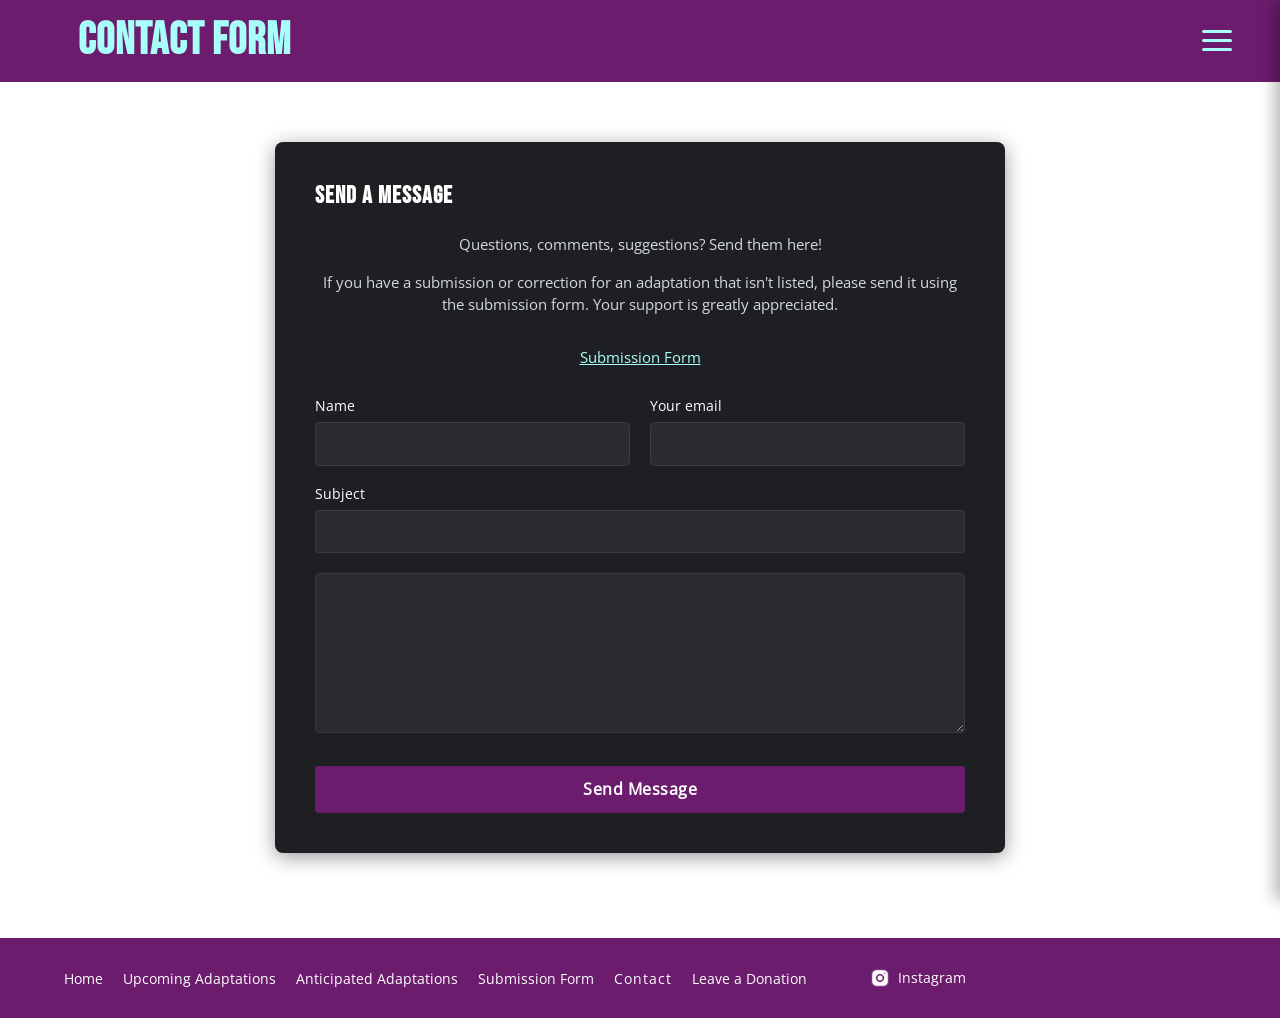
<file: contact.form.html>
<!DOCTYPE html>
<html lang="en">
<head>
    <meta charset="UTF-8">
    <meta name="viewport" content="width=device-width, initial-scale=1.0">
    <title>Submission Form</title>
    <link rel="stylesheet" href="css/styles.css">
    <link rel="stylesheet" href="css/normalize.css">
   <link rel="icon" type="image/png" href="css/image/storytelling_icon.png">
   <link rel="apple-touch-icon" sizes="180x180" href="css/image/apple-touch-icon.png">
   <link rel="manifest" href="site.webmanifest">
   <meta name="theme-color" content="#6C1C6D">
</head>

<body class="contact_page">
<header class="site_nav">
        
        <h1 class="contact_page_title">Contact Form</h1>
        
       
        <input type="checkbox" id="menu_toggle" class="menu_checkbox">
    
    <label for="menu_toggle" class="menu_button">
        <span class="hamburger_line"></span>
        <span class="hamburger_line"></span>
        <span class="hamburger_line"></span>
    </label>

        <nav class="main_nav_sidebar">
            <label for="menu_toggle" class="close_button">&times;</label>
            <ul>
                <li><a href="index.html" target="_blank" class="nav_link active">The Page to Screen Project</a></li>
                <li><a href="official.dates.html" class="nav_link">Upcoming Adaptations</a></li>
                <li><a href="anticipated.adaptation.html" class="nav_link">Anticipated Adaptations</a></li>
                <li><a href="submit.form.html" class="nav_link">Submission Form</a></li>
                <li><script type="text/javascript" src="https://cdnjs.buymeacoffee.com/1.0.0/button.prod.min.js" data-name="bmc-button" data-slug="thelovelybookden" data-color="#6C1C6D" data-emoji="🪙"  data-font="Poppins" data-text="Leave a Donation" data-font-color="#ffffff" ></script></li>
            </ul>
        </nav>

    </header>

<main class="contact_form_wrapper">
    <div class="contact_form_container">
        <h2>Send a message</h2>

    <div class="contact_form_subtitle"> 
        <p>Questions, comments, suggestions? Send them here!</p>
        <p>If you have a submission or correction for an adaptation that isn't listed, please send it using the submission form. Your support is greatly appreciated.</p>
    </div> 
    
    <div class="submit_form_button"> 
    <li><a href="submit.form.html">Submission Form</a></li>
    </div>    

        <form action="https://formspree.io/f/xbdvobzp" method="POST">
            
            <div class="contact_form_row">
                <div class="contact_form_group">
                    <label>
                        Name
                        <input type="text" name="name" class="required">
                    </label>
                </div>
                <div class="contact_form_group">
                    <label>
                        Your email
                        <input type="email" name="email" class="required">
                    </label>
                </div>
            </div>

            <div class="contact_form_group">
                <label>
                    Subject
                    <input type="text" name="subject" class="optional">
                </label>
            </div>

            <div class="contact_form_group">
                    <textarea name="message" class="required"></textarea>
                </label>
            </div>

            <button type="submit" class="send_btn">Send Message</button>
        </form>
    </div>
</main>

<footer class="site_footer">

            <ul class="footer_nav">
                <li><a href="index.html">Home</a></li>
                <li><a href="official.dates.html">Upcoming Adaptations</a></li>   
                <li><a href="anticipated.adaptation.html">Anticipated Adaptations</a></li>
                <li><a href="submit.form.html" target="_blank">Submission Form</a></li>
                <li><a href="contact.form.html" class="nav_link">Contact</a></li>
                <li><a href="https://www.buymeacoffee.com/thelovelybookden" target="_blank">Leave a Donation</a></li>
            </ul>

            <ul class="social_media_nav">
                <li>                    
                    <img src="css/image/icons8_instagram.png" alt="Instagram Logo" class="instagram_icon" i class="fa-brands fa-instagram"></i>
                    <a href="https://www.instagram.com/thelovelybookden/" target="_blank">Instagram</a>
                </li>
            </ul>

</footer>
</body>
</file>
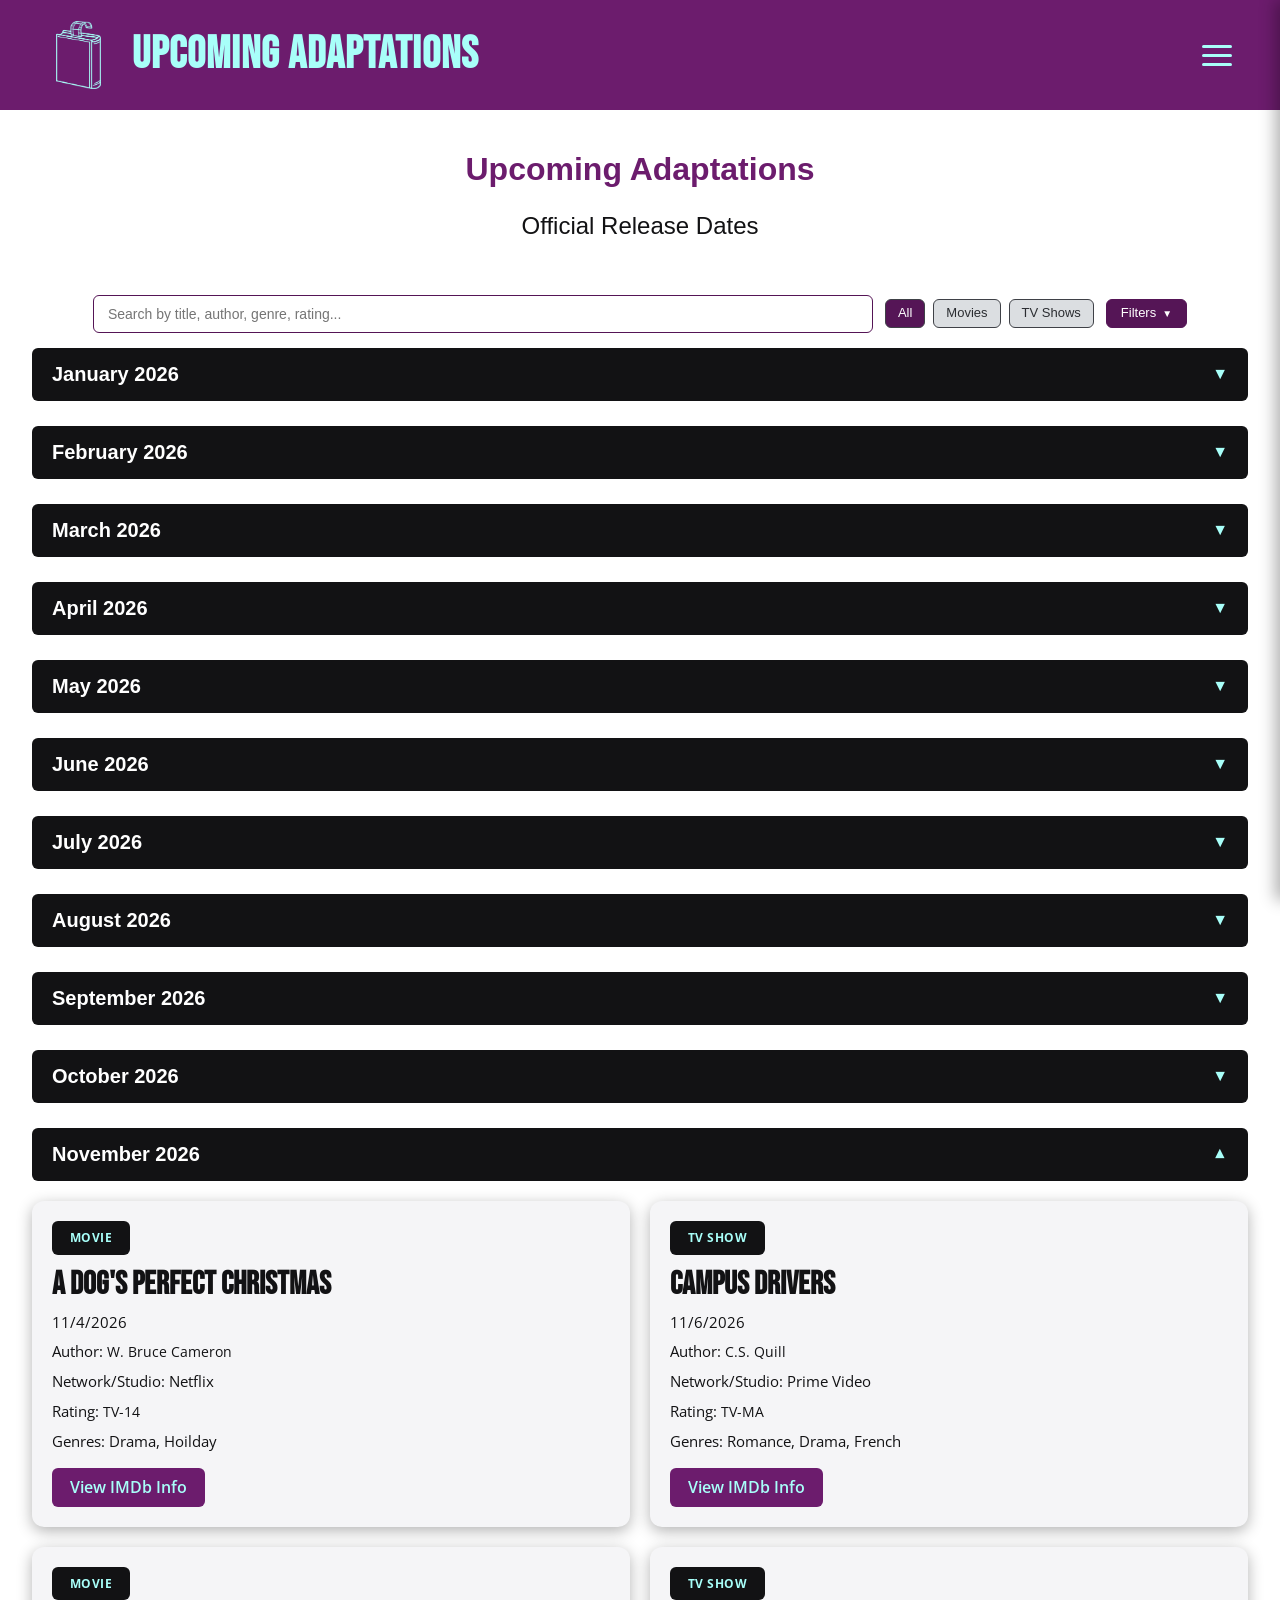
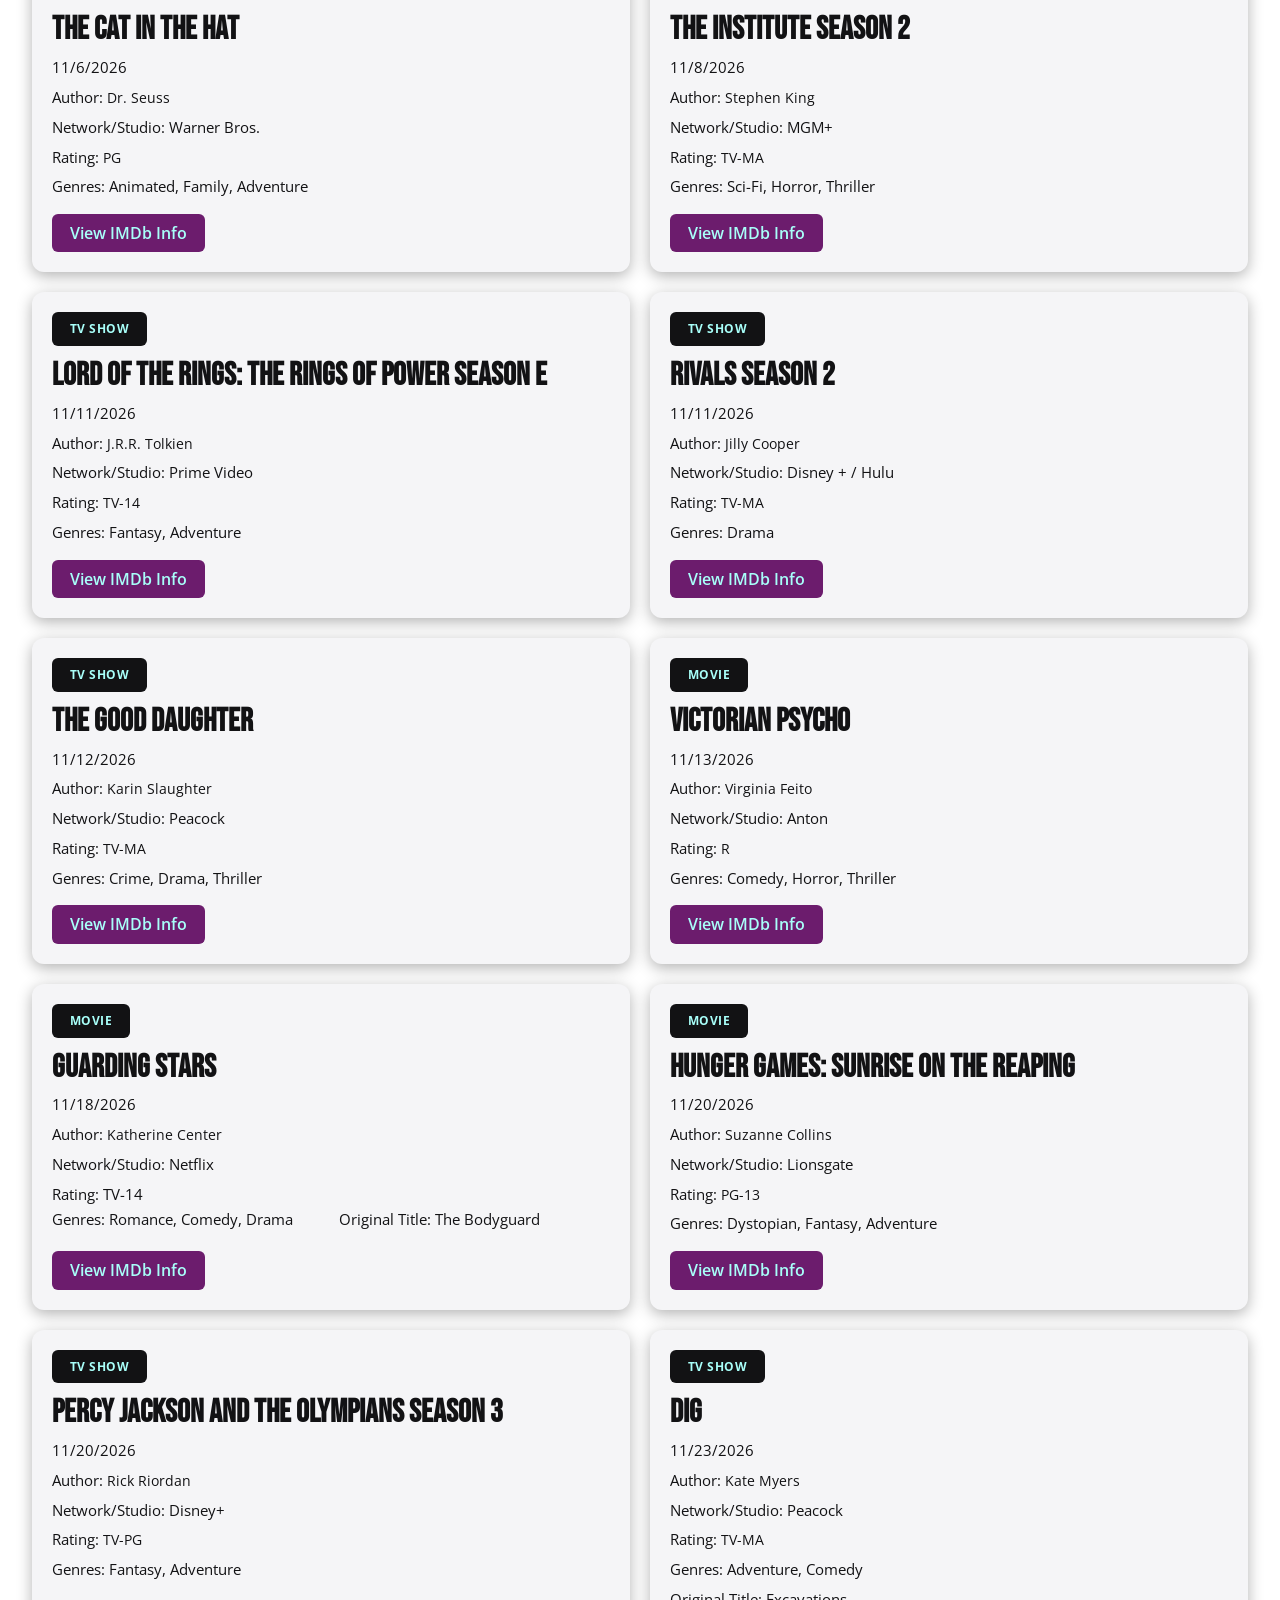
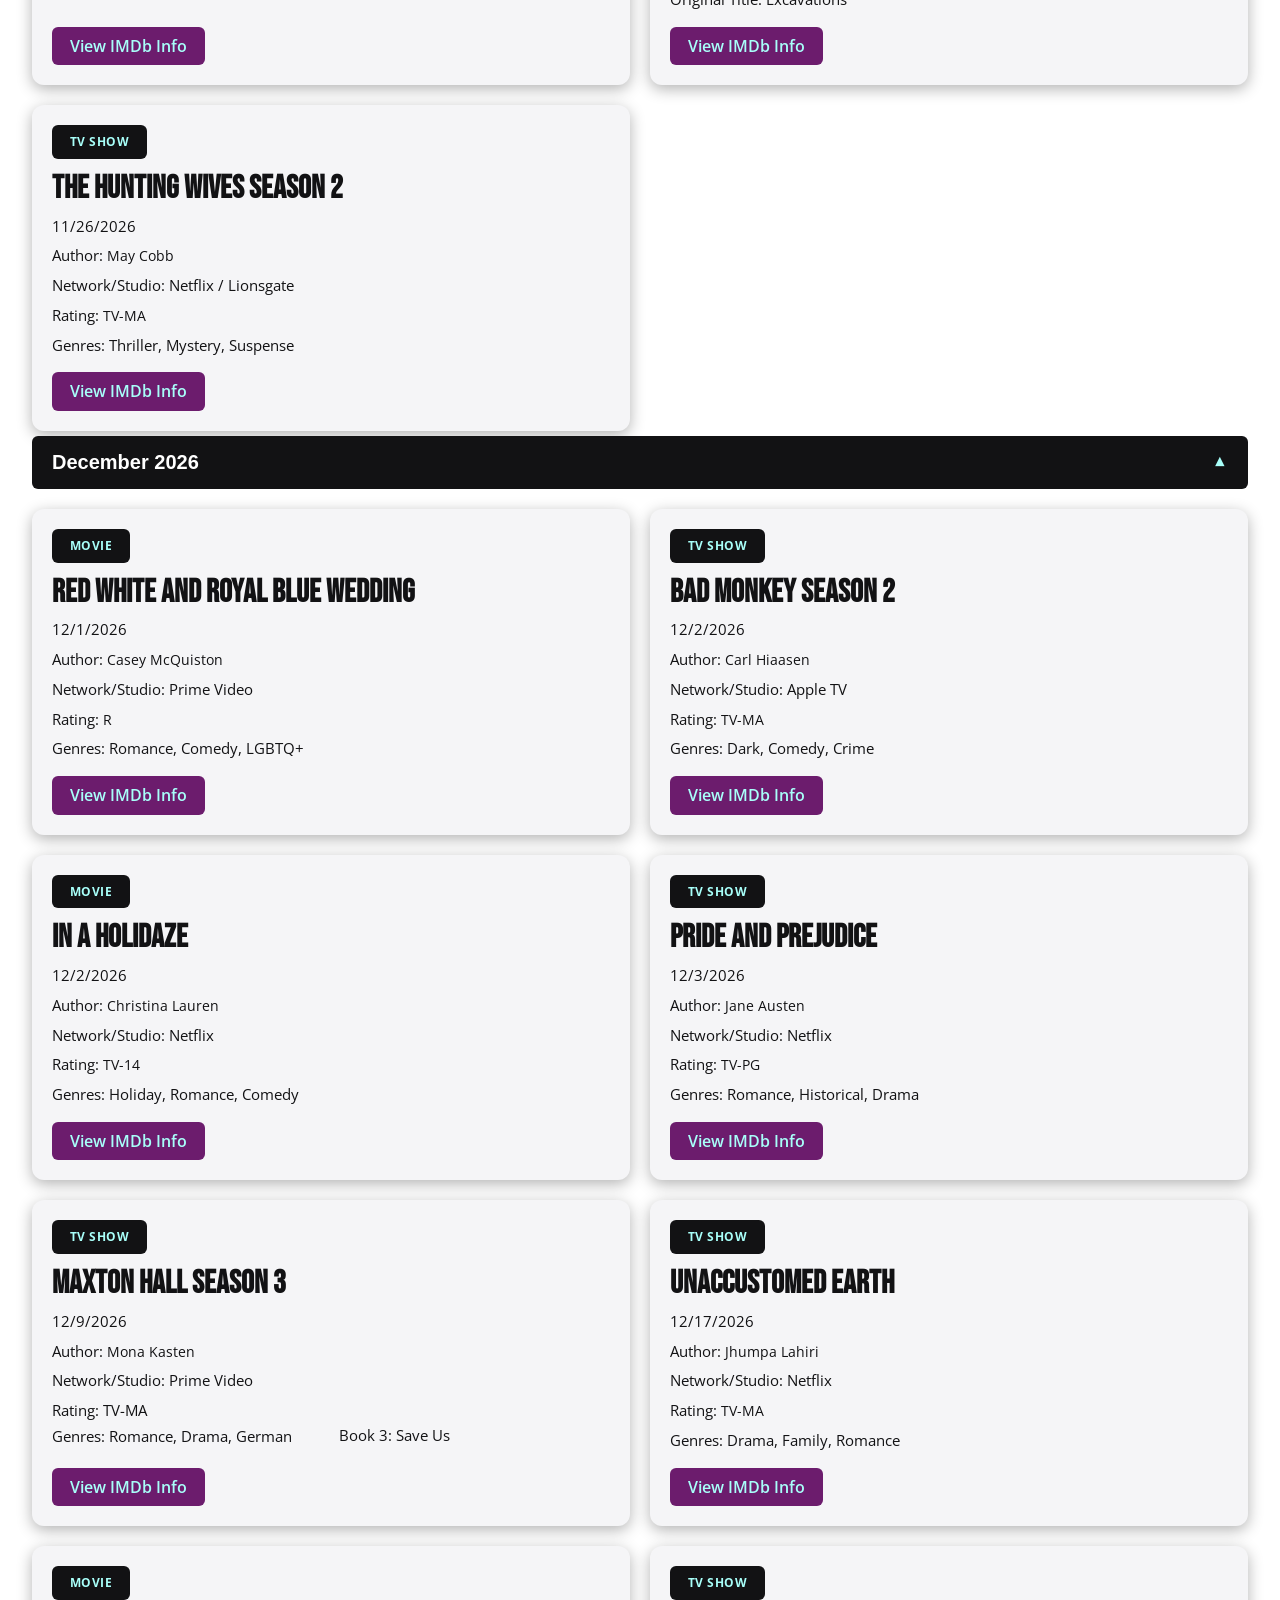
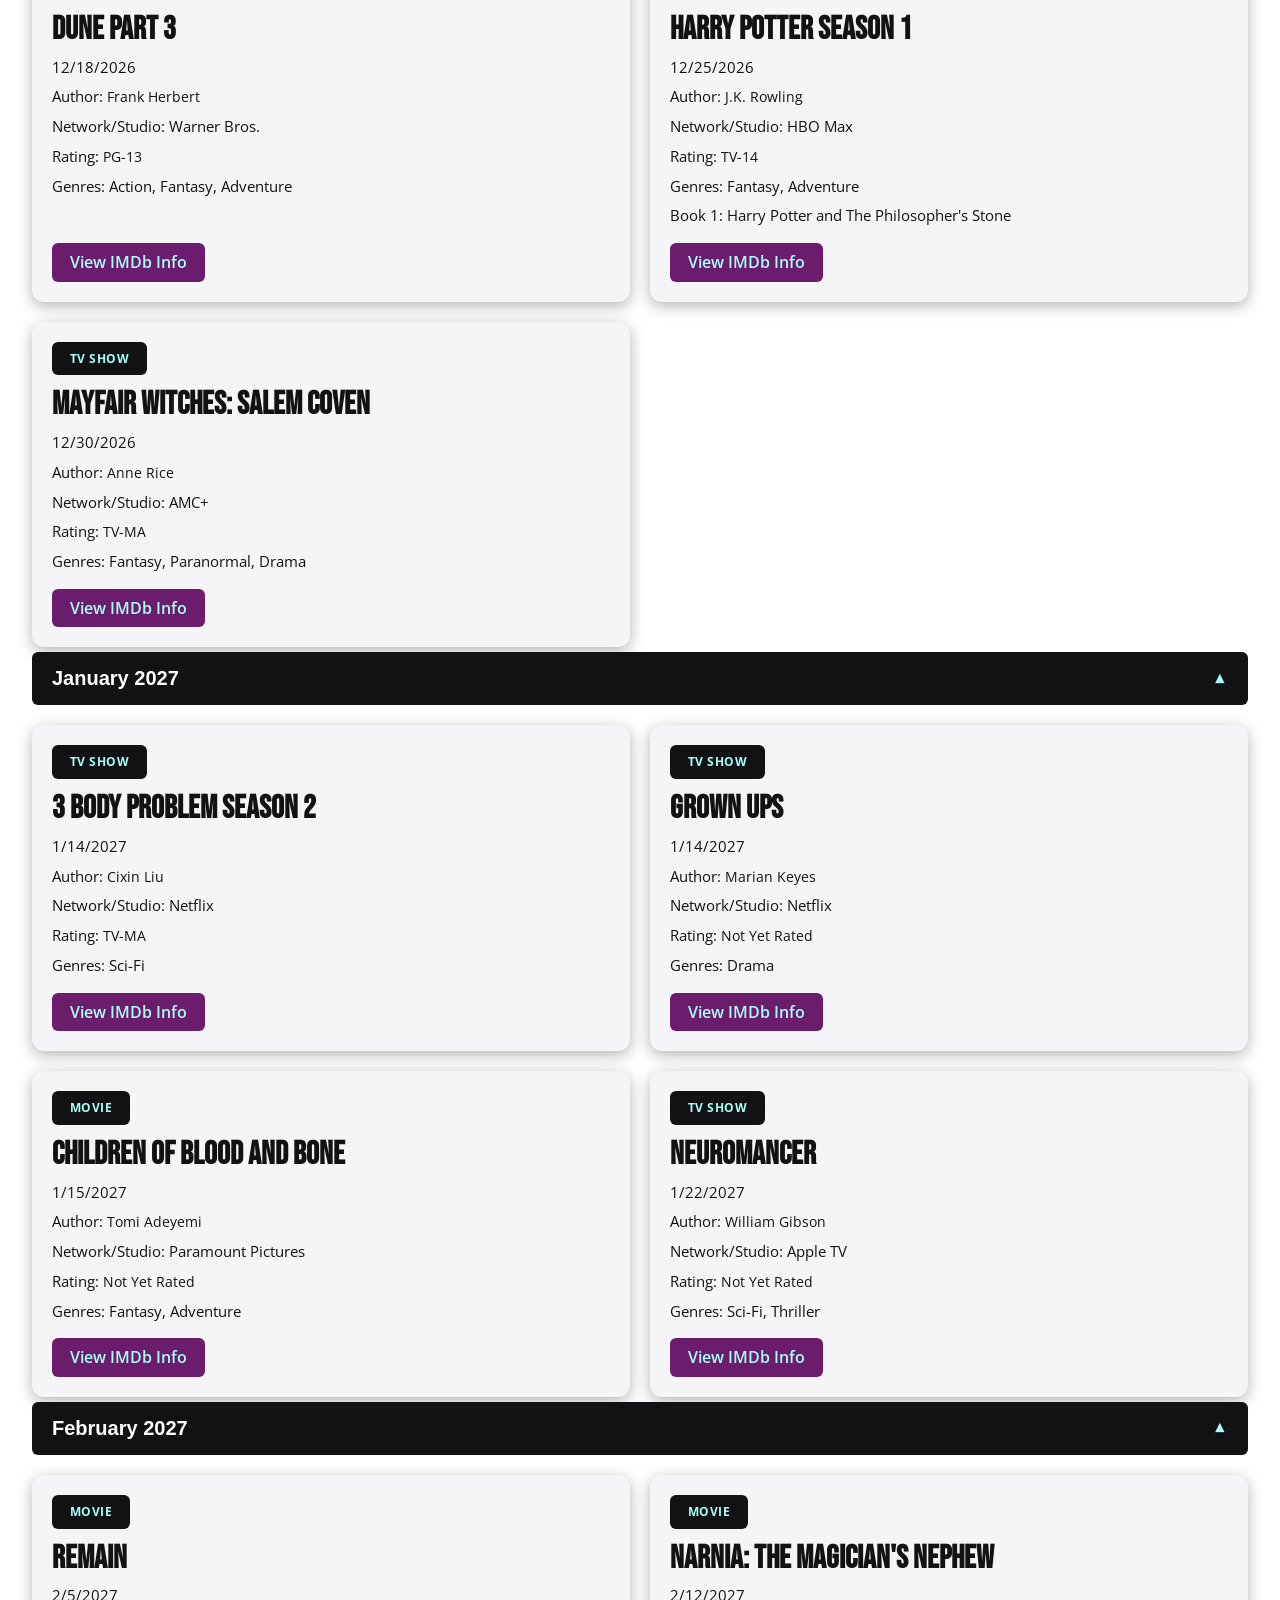
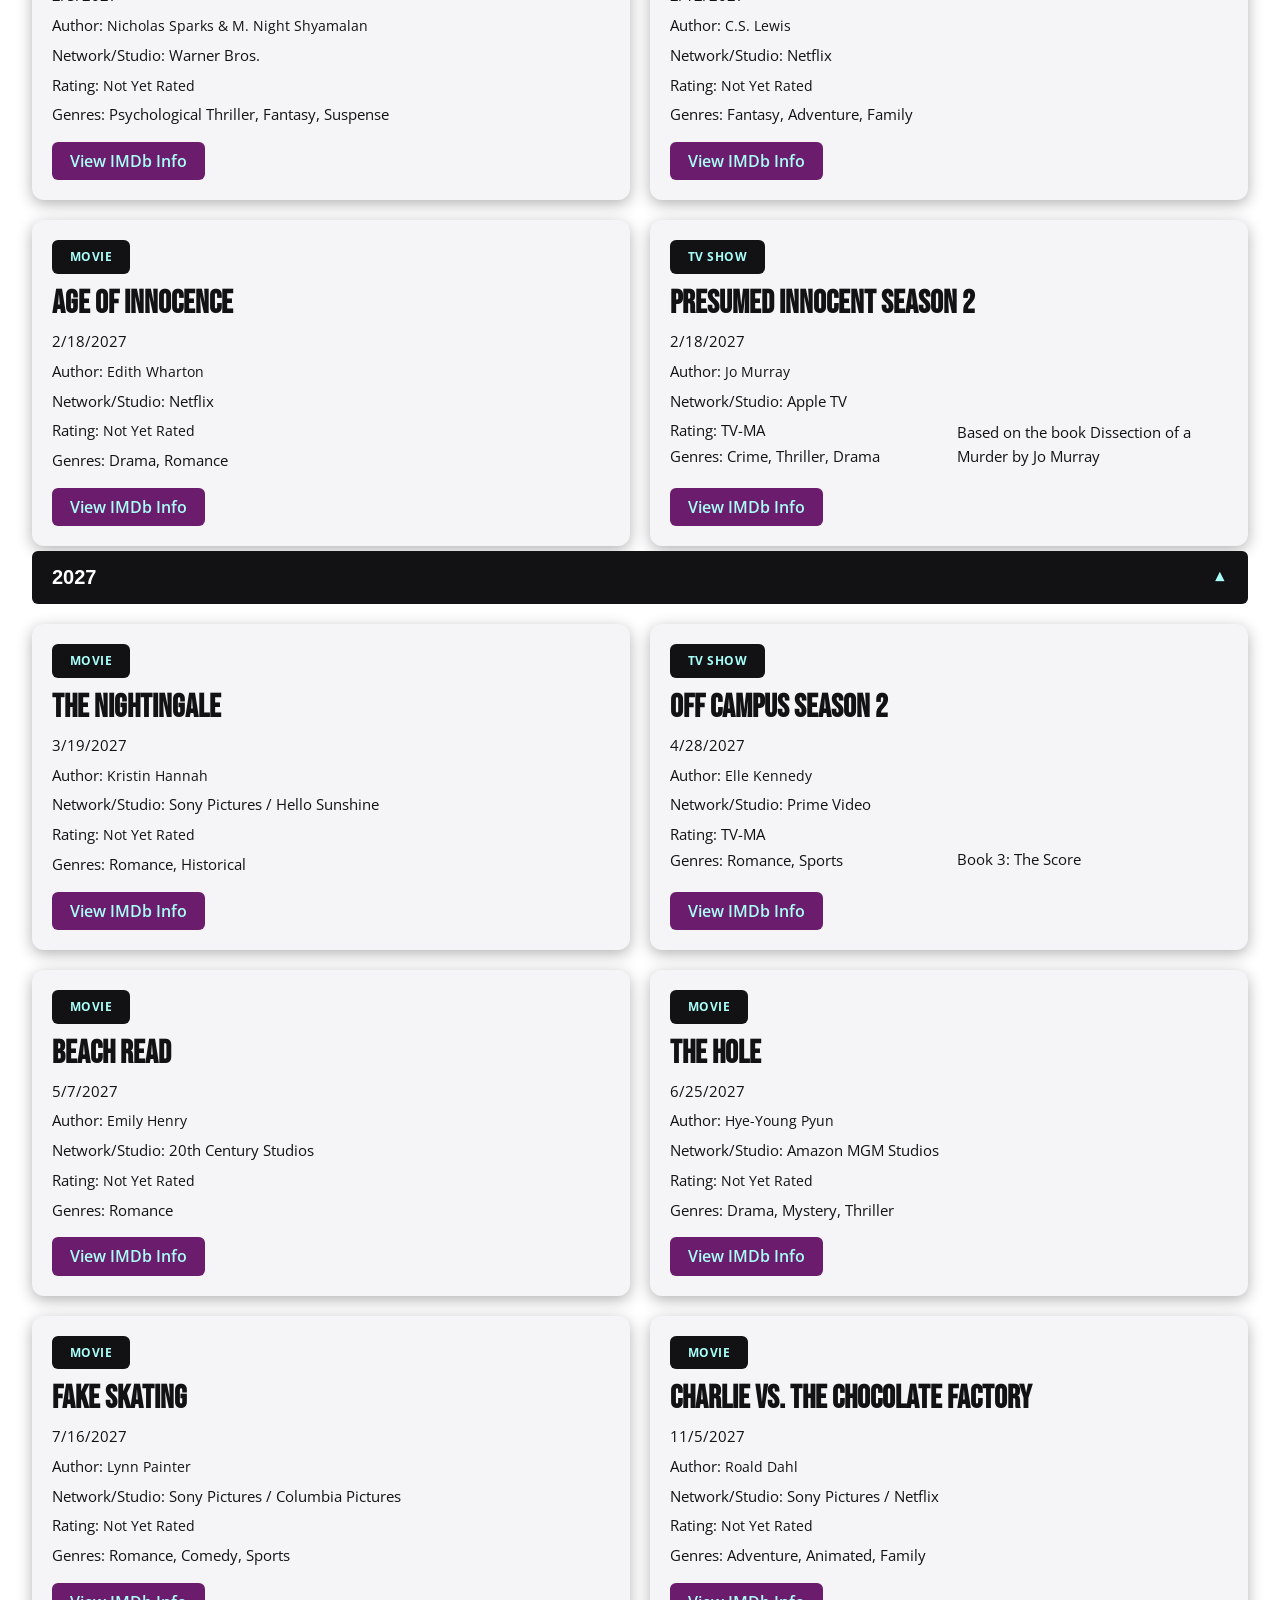
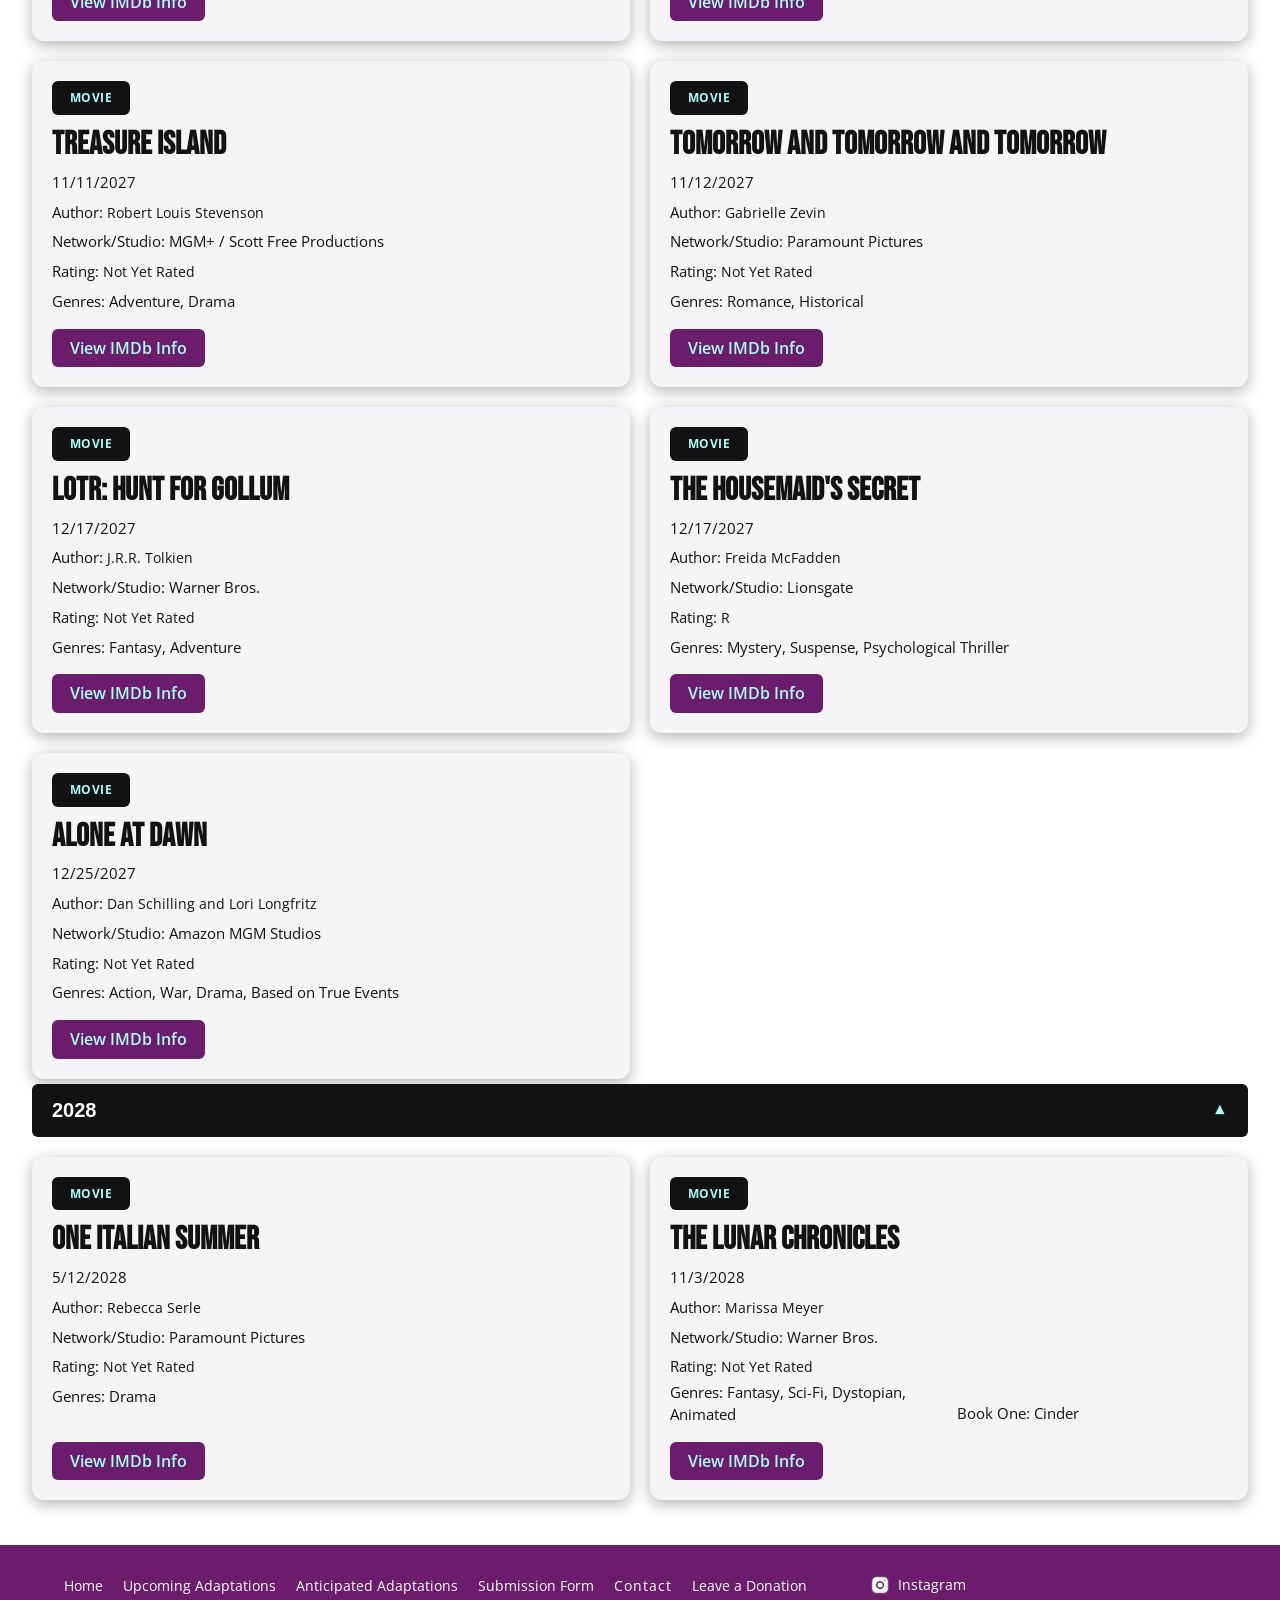
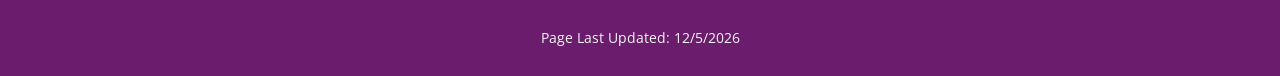
<file: official.dates.html>
<!DOCTYPE html>
<html lang="en">
<head>
    <meta charset="UTF-8">
    <meta name="viewport" content="width=device-width, initial-scale=1.0">
    <title>The Page to Screen Archive</title>
    <link rel="stylesheet" href="css/styles.css">
    <link rel="stylesheet" href="css/normalize.css">
    <link rel="icon" type="image/png" href="css/image/storytelling_icon.png">
    <link rel="apple-touch-icon" sizes="180x180" href="css/image/apple-touch-icon.png">
    <link rel="manifest" href="site.webmanifest">
    <meta name="theme-color" content="#6C1C6D">

</details>

</head>

<body class="official_dates_page">

        <header class="site_nav">
            <a href="index.html" class="logo_group" aria-label="The Lovely Book Den home">
                <img src="css/image/site_icon.png" alt="book with film strip book mark icon" class="logo_icon">
                <h1>Upcoming Adaptations</h1>
            </a>

        <input type="checkbox" id="menu_toggle" class="menu_checkbox">
    
    <label for="menu_toggle" class="menu_button">
        <span class="hamburger_line"></span>
        <span class="hamburger_line"></span>
        <span class="hamburger_line"></span>
    </label>

        <nav class="main_nav_sidebar">
            <label for="menu_toggle" class="close_button">&times;</label>
            <ul>
                <li><a href="index.html" target="_blank" class="nav_link">The Page to Screen Project</a></li>
                <li><a href="official.dates.html" class="nav_link active">Upcoming Adaptations</a></li>
                <li><a href="anticipated.adaptation.html" class="nav_link">Anticipated Adaptations</a></li>
                <li><a href="submit.form.html" class="nav_link">Submission Form</a></li>
                <li><script type="text/javascript" src="https://cdnjs.buymeacoffee.com/1.0.0/button.prod.min.js" data-name="bmc-button" data-slug="thelovelybookden" data-color="#6C1C6D" data-emoji="🪙"  data-font="Poppins" data-text="Leave a Donation" data-font-color="#ffffff" ></script></li>
            </ul>
        </nav>
    </header>

<main>

<div class="adaptation_container">

    <header class="page_header">
        <h1>Upcoming Adaptations</h1>
        <p class="subtitle">Official Release Dates</p>
    </header>

  <div class="filter_categories">
    
<section class="controls_section">
 
  <div class="main_controls_row">
    <input type="text" placeholder="Search by title, author, genre, rating..." class="search_bar" id="searchInput">

    <div class="filter_group" data-category="type">
    <button type="button" class="filter_btn active" data-filter="all">All</button>
    <button type="button" class="filter_btn" data-filter="Movie">Movies</button>
    <button type="button" class="filter_btn" data-filter="TV">TV Shows</button>
    </div>

    <button type="button" id="toggleFiltersBtn" class="toggle_filters_btn" aria-expanded="false" aria-controls="extraFiltersPanel">
      Filters <span class="arrow_icon">▼</span>
    </button>
  </div>

  <div id="extraFiltersPanel" class="extra_filters_panel hidden">
    <div class="filter_row">
      <span class="category_label">Rating:</span>
      <div class="filter_group" data-category="rating">
        <button type="button" class="filter_btn active" data-filter="all">Any</button>
        <button type="button" class="filter_btn" data-filter="G">G</button>
        <button type="button" class="filter_btn" data-filter="PG">PG</button>
        <button type="button" class="filter_btn" data-filter="PG-13">PG-13</button>
        <button type="button" class="filter_btn" data-filter="R">R</button>
        <button type="button" class="filter_btn" data-filter="NR">NR</button>
        <button type="button" class="filter_btn" data-filter="TV-G">TV-G</button>
        <button type="button" class="filter_btn" data-filter="TV-PG">TV-PG</button>
        <button type="button" class="filter_btn" data-filter="TV-14">TV-14</button>
        <button type="button" class="filter_btn" data-filter="TV-MA">TV-MA</button>
      </div>
    </div>

    <!-- Genre Category -->
    <div class="filter_row">
      <span class="category_label">Genre:</span>
      <div class="filter_group" data-category="genre">
        <button type="button" class="filter_btn active" data-filter="all">Any</button>
        <button type="button" class="filter_btn" data-filter="Action">Action</button>
        <button type="button" class="filter_btn" data-filter="Adventure">Adventure</button> 
        <button type="button" class="filter_btn" data-filter="Animated">Animated</button> 
        <button type="button" class="filter_btn" data-filter="Children's">Children's</button> 
        <button type="button" class="filter_btn" data-filter="Classic">Classic</button>            
        <button type="button" class="filter_btn" data-filter="Comedy">Comedy</button>
        <button type="button" class="filter_btn" data-filter="Crime">Crime</button>
        <button type="button" class="filter_btn" data-filter="Dark">Dark</button>   
        <button type="button" class="filter_btn" data-filter="Drama">Drama</button>
        <button type="button" class="filter_btn" data-filter="Dystopian">Dystopian</button>
        <button type="button" class="filter_btn" data-filter="Family">Family</button>               
        <button type="button" class="filter_btn" data-filter="Fantasy">Fantasy</button>
        <button type="button" class="filter_btn" data-filter="Historical">Historical</button>
        <button type="button" class="filter_btn" data-filter="Holiday">Holiday</button>
        <button type="button" class="filter_btn" data-filter="Horror">Horror</button>
        <button type="button" class="filter_btn" data-filter="Mystery">Mystery</button>
        <button type="button" class="filter_btn" data-filter="LGBTQ+">LGBTQ+</button>
        <button type="button" class="filter_btn" data-filter="Paranormal">Paranormal</button>
        <button type="button" class="filter_btn" data-filter="Psychological Thriller">Psychological Thriller</button>
        <button type="button" class="filter_btn" data-filter="Romance">Romance</button>
        <button type="button" class="filter_btn" data-filter="Sci-Fi">Sci-Fi</button>
        <button type="button" class="filter_btn" data-filter="Sport">Sport</button>
        <button type="button" class="filter_btn" data-filter="Suspense">Suspense</button>
        <button type="button" class="filter_btn" data-filter="Thriller">Thriller</button>        
        <button type="button" class="filter_btn" data-filter="Western">Western</button>
        <button type="button" class="filter_btn" data-filter="War">War</button>
        <button type="button" class="filter_btn" data-filter="International">International</button>
  </div>
</section>


    <!-- ONLY ONE OF THESE WRAPPING EVERYTHING -->
    <div class="timeline_accordion_group">

        <!-- JANUARY -->
        <details class="month_accordion">
            <summary class="month_header">
                <span class="month_title">January 2026</span>
                <span class="accordion_arrow">▼</span>
            </summary>
            <div class="adaptations_grid">
                <article class="adaptation_card">
                    <div class="card_media"><span class="badge tv_show">TV Show</span></div>
                    <div class="card_content">
                        <h2 class="content_title">His & Hers</h2>
                        <p class="release_date">1/1/2026</p>
                        <p class="author">Author: Alice Feeney</p>
                        <p class="network_studio">Network/Studio: Netflix</p>
                        <p class="rating">Rating: TV-MA</p>
                        <p class="genre">Genres: Psychological Thriller</p>
                        <div class="card_actions">
                            <a href="https://www.imdb.com/title/tt33035373/" style="color: #A8FFF9;" target="_blank" rel="noopener noreferrer" class="imdb-link-btn">View IMDb Info</a>
                        </div>
                    </div>
                </article>

                <article class="adaptation_card">
                    <div class="card_media"><span class="badge tv_show">TV Show</span></div>
                    <div class="card_content">
                        <h2 class="content_title">Run Away</h2>
                        <p class="release_date">1/1/2026</p>
                        <p class="author">Author: Harlan Coben</p>
                        <p class="network_studio">Network/Studio: Netflix</p>
                        <p class="rating">Rating: TV-MA</p>
                        <p class="genre">Genres: Crime, Drama, Mystery</p>
                        <div class="card_actions">
                            <a href="https://www.imdb.com/title/tt9169516/?ref_=nv_sr_srsg_0_tt_8_nm_0_in_0_q_Run%20Away" style="color: #A8FFF9;" target="_blank" rel="noopener noreferrer" class="imdb-link-btn">View IMDb Info</a>
                        </div>
                    </div>
                </article>

                <article class="adaptation_card">
                    <div class="card_media"><span class="badge movie">Movie</span></div>
                    <div class="card_content">
                        <h2 class="content_title">People We Meet on Vacation</h2>
                        <p class="release_date">1/9/2026</p>
                        <p class="author">Author: Emily Henry</p>
                        <p class="network_studio">Network/Studio: Netflix</p>
                        <p class="rating">Rating: PG-13</p>
                        <p class="genre">Genres: Romance, Comedy</p>
                        <div class="card_actions">
                            <a href="https://www.imdb.com/title/tt22740896/?ref_=fn_t_1y" style="color: #A8FFF9;" target="_blank" rel="noopener noreferrer" class="imdb-link-btn">View IMDb Info</a>
                        </div>
                    </div>
                </article>

                <article class="adaptation_card">
                    <div class="card_media"><span class="badge tv_show">TV Show</span></div>
                    <div class="card_content">
                        <h2 class="content_title">Seven Dials</h2>
                        <p class="release_date">1/15/2026</p>
                        <p class="author">Author: Agatha Christie</p>
                        <p class="network_studio">Network/Studio: Netflix</p>
                        <p class="rating">Rating: TV-14</p>
                        <p class="genre">Genres: Mystery, Crime, Drama</p>
                        <div class="card_actions">
                            <a href="https://www.imdb.com/title/tt31974288/?ref_=nv_sr_srsg_0_tt_8_nm_0_in_0_q_Seven%20Dials" style="color: #A8FFF9;" target="_blank" rel="noopener noreferrer" class="imdb-link-btn">View IMDb Info</a>
                        </div>
                    </div>
                </article>

                <article class="adaptation_card">
                    <div class="card_media"><span class="badge movie">Movie</span></div>
                    <div class="card_content">
                        <h2 class="content_title">All You Need Is Kill</h2>
                        <p class="release_date">1/16/2026</p>
                        <p class="author">Author: Hiroshi Sakurazaka</p>
                        <p class="network_studio">Network/Studio: Warner Bros.</p>
                        <p class="rating">Rating: R</p>
                        <p class="genre">Genres: Sci-Fi, Animated, Action</p>
                        <div class="card_actions">
                            <a href="https://www.imdb.com/title/tt36148135/?ref_=nv_sr_srsg_0_tt_8_nm_0_in_0_q_All%20You%20Need%20Is%20Kill" style="color: #A8FFF9;" target="_blank" rel="noopener noreferrer" class="imdb-link-btn">View IMDb Info</a>
                        </div>
                    </div>
                </article>

                <article class="adaptation_card">
                    <div class="card_media"><span class="badge tv_show">TV Show</span></div>
                    <div class="card_content">
                        <h2 class="content_title">A Knight of the Seven Kingdoms</h2>
                        <p class="release_date">1/18/2026</p>
                        <p class="author">Author: George R.R. Martin</p>
                        <p class="network_studio">Network/Studio: HBO Max</p>
                        <p class="rating">Rating: TV-MA</p>
                        <p class="genre">Genres: Fantasy, Drama</p>
                        <div class="card_actions">
                            <a href="https://www.imdb.com/title/tt27497448/?ref_=fn_t_1" style="color: #A8FFF9;" target="_blank" rel="noopener noreferrer" class="imdb-link-btn">View IMDb Info</a>
                        </div>
                    </div>
                </article>

                <article class="adaptation_card">
                    <div class="card_media"><span class="badge tv_show">TV Show</span></div>
                    <div class="card_content">
                        <h2 class="content_title">The Beauty</h2>
                        <p class="release_date">1/21/2026</p>
                        <p class="author">Author: Jeremy Haun & Jason A. Hurley</p>
                        <p class="network_studio">Network/Studio: FX / Hulu</p>
                        <p class="rating">Rating: TV-MA</p>
                        <p class="genre">Genres: Dark, Comedy, Thriller</p>
                        <div class="card_actions">
                            <a href="https://www.imdb.com/title/tt33517752/?ref_=nv_sr_srsg_0_tt_8_nm_0_in_0_q_The%20Beauty" style="color: #A8FFF9;" target="_blank" rel="noopener noreferrer" class="imdb-link-btn">View IMDb Info</a>
                        </div>
                    </div>
                </article>

                <article class="adaptation_card">
                    <div class="card_media"><span class="badge tv_show">TV Show</span></div>
                    <div class="card_content">
                        <h2 class="content_title">Finding Her Edge</h2>
                        <p class="release_date">1/22/2026</p>
                        <p class="author">Author: Jennifer Iacopelli</p>
                        <p class="network_studio">Network/Studio: Netflix</p>
                        <p class="rating">Rating: TV-PG</p>
                        <p class="genre">Genres: Drama, Romance</p>
                        <div class="card_actions">
                            <a href="https://www.imdb.com/title/tt35495058/?ref_=nv_sr_srsg_0_tt_1_nm_1_in_0_q_Finding%20Her%20Edge" style="color: #A8FFF9;" target="_blank" rel="noopener noreferrer" class="imdb-link-btn">View IMDb Info</a>
                        </div>
                    </div>
                </article>

                <article class="adaptation_card">
                    <div class="card_media"><span class="badge movie">Movie</span></div>
                    <div class="card_content">
                        <h2 class="content_title">H Is for Hawk</h2>
                        <p class="release_date">1/23/2026</p>
                        <p class="author">Author: Helen Macdonald</p>
                        <p class="network_studio">Network/Studio: Plan B Entertainment</p>
                        <p class="rating">Rating: PG-13</p>
                        <p class="genre">Genres: Drama, </p>
                        <div class="card_actions">
                            <a href="https://www.imdb.com/title/tt10329560/?ref_=nv_sr_srsg_0_tt_8_nm_0_in_0_q_H%20Is%20for%20Hawk" style="color: #A8FFF9;" target="_blank" rel="noopener noreferrer" class="imdb-link-btn">View IMDb Info</a>
                        </div>
                    </div>
                </article>

                <article class="adaptation_card">
                    <div class="card_media"><span class="badge tv_show">TV Show</span></div>
                    <div class="card_content">
                        <h2 class="content_title">Bridgerton Season 4</h2>
                        <p class="release_date">1/29/2026</p>
                        <p class="author">Author: Julia Quinn</p>
                        <p class="network_studio">Network/Studio: Netflix</p>
                        <p class="rating">Rating: TV-MA</p>
                        <p class="genre">Genres: Romance, Drama, Historical</p>
                        <div class="card_actions">
                            <a href="https://www.imdb.com/title/tt8740790/?ref_=nv_sr_srsg_0_tt_8_nm_0_in_0_q_Bridgerton" style="color: #A8FFF9;" target="_blank" rel="noopener noreferrer" class="imdb-link-btn">View IMDb Info</a>
                        </div>
                    </div>
                </article>
            </div> 
        </details> 

        <!-- FEBRUARY -->
        <details class="month_accordion">
            <summary class="month_header">
                <span class="month_title">February 2026</span>
                <span class="accordion_arrow">▼</span>
            </summary>
            <div class="adaptations_grid">
                <article class="adaptation_card">
                    <div class="card_media"><span class="badge movie">Movie</span></div>
                    <div class="card_content">
                        <h2 class="content_title">Relationship Goals</h2>
                        <p class="release_date">2/4/2026</p>
                        <p class="author">Author: <span class="card_author">Michael Todd</span></p>
                        <p class="network_studio">Network/Studio: <span class="card_network">Prime Video</span></p>
                        <p class="rating">Rating: <span class="card_rating">PG-13</span></p>
                        <p class="genre">Genres: <span class="card_genre">Romance, Comedy</span></p>
                        <div class="card_actions">
                            <a href="https://www.imdb.com/title/tt35718349/?ref_=nv_sr_srsg_0_tt_8_nm_0_in_0_q_Relationship%20Goals" style="color: #A8FFF9;" target="_blank" rel="noopener noreferrer" class="imdb-link-btn">View IMDb Info</a>
                        </div>
                    </div>
                </article>

                <article class="adaptation_card">
                    <div class="card_media"><span class="badge tv_show">TV Show</span></div>
                    <div class="card_content">
                        <h2 class="content_title">The Lincoln Lawyer Season 4</h2>
                        <p class="release_date">2/5/2026</p>
                        <p class="author">Author: <span class="card_author">Michael Connelly</span></p>
                        <p class="network_studio">Network/Studio: <span class="card_network">Netflix</span></p>
                        <p class="rating">Rating: <span class="card_rating">TV-MA</span></p>
                        <p class="genre">Genres: <span class="card_genre">Thriller, Crime, Drama</span></p>
                        <div class="card_actions">
                            <a href="https://www.imdb.com/title/tt13833978/?ref_=nv_sr_srsg_0_tt_4_nm_0_in_0_q_The%20Lincoln%20Lawyer%20" style="color: #A8FFF9;" target="_blank" rel="noopener noreferrer" class="imdb-link-btn">View IMDb Info</a>
                        </div>
                    </div>
                </article>

                <article class="adaptation_card">
                    <div class="card_media"><span class="badge movie">Movie</span></div>
                    <div class="card_content">
                        <h2 class="content_title">Dracula</h2>
                        <p class="release_date">2/6/2026</p>
                        <p class="author">Author: <span class="card_author">Bram Stoker</span></p>
                        <p class="network_studio">Network/Studio: <span class="card_network">Universal Pictures</span></p>
                        <p class="rating">Rating: <span class="card_rating">R</span></p>
                        <p class="genre">Genres: <span class="card_genre">Horror, Paranormal, Fantasy</span></p>
                        <div class="card_actions">
                            <a href="https://www.imdb.com/title/tt31434030/" style="color: #A8FFF9;" target="_blank" rel="noopener noreferrer" class="imdb-link-btn">View IMDb Info</a>
                        </div>
                    </div>
                </article>

                <article class="adaptation_card">
                    <div class="card_media"><span class="badge movie">Movie</span></div>
                    <div class="card_content">
                        <h2 class="content_title">The Huntsman</h2>
                        <p class="release_date">2/6/2026</p>
                        <p class="author">Author: <span class="card_author">Judith Sanders</span></p>
                        <p class="network_studio">Network/Studio: <span class="card_network">Plymouth Rock Entertainment</span></p>
                        <p class="rating">Rating: <span class="card_rating">NR</span></p>
                        <p class="genre">Genres: <span class="card_genre">Thriller, Suspense, Mystery</span></p>
                        <div class="card_actions">
                            <a href="https://www.imdb.com/title/tt21087510/?ref_=nv_sr_srsg_0_tt_8_nm_0_in_0_q_The%20Huntsman" style="color: #A8FFF9;" target="_blank" rel="noopener noreferrer" class="imdb-link-btn">View IMDb Info</a>
                        </div>
                    </div>
                </article>

                    <!-- NOTE CARD -->
                <article class="adaptation_card">
                    <div class="card_media"><span class="badge tv_show">TV Show</span></div>
                    <div class="card_content">
                        <h2 class="content_title">Cross Season 2</h2>
                        <p class="release_date">2/11/2026</p>
                        <p class="author">Author: <span class="card_author">James Patterson</span></p>
                        <p class="network_studio">Network/Studio: <span class="card_network">Prime Video</span></p>
                        <div class="details_split_row">
                            <div class="left_details">
                                <p class="rating">TV-MA</p>
                                <p class="genre">Genres: <span class="card_genre">Crime, Thriller, Mystery</span></p>
                            </div>
                            <div class="right_details">
                                <p><span class="note">Based on the Alex Cross series.</span></p>
                            </div>
                        </div> 
                        <div class="card_actions">
                            <a href="https://www.imdb.com/title/tt11794812/" style="color: #A8FFF9;" target="_blank" rel="noopener noreferrer" class="imdb-link-btn">View IMDb Info</a>
                        </div>
                    </div>
                </article>

                <article class="adaptation_card">
                    <div class="card_media"><span class="badge tv_series">TV Series</span></div>
                    <div class="card_content">
                        <h2 class="content_title">Love Story: JFK Jr. & Carolyn Bessette</h2>
                        <p class="release_date">2/12/2026</p>
                        <p class="author">Author: <span class="card_author">Michael Bergin</span></p>
                        <p class="network_studio">Network/Studio: <span class="card_network">FX / Hulu</span></p>
                        <p class="rating">Rating: <span class="card_rating">TV-MA</span></p>
                        <p class="genre">Genres: <span class="card_genre">Drama, Romance</span></p>
                        <div class="card_actions">
                            <a href="https://www.imdb.com/title/tt15232564/?ref_=nv_sr_srsg_0_tt_8_nm_0_in_0_q_Love%20Story" style="color: #A8FFF9;" target="_blank" rel="noopener noreferrer" class="imdb-link-btn">View IMDb Info</a>
                        </div>
                    </div>
                </article>

                <article class="adaptation_card">
                    <div class="card_media"><span class="badge movie">Movie</span></div>
                    <div class="card_content">
                        <h2 class="content_title">Cold Storage</h2>
                        <p class="release_date">2/13/2026</p>
                        <p class="author">Author: <span class="card_author">David Koepp</span></p>
                        <p class="network_studio">Network/Studio: <span class="card_network">Sony Pictures</span></p>
                        <p class="rating">Rating: <span class="card_rating">R</span></p>
                        <p class="genre">Genres: <span class="card_genre">Horror, Dark Comedy</span></p>
                        <div class="card_actions">
                            <a href="https://www.imdb.com/title/tt8879928/?ref_=nv_sr_srsg_0_tt_7_nm_1_in_0_q_Cold%20Storage" style="color: #A8FFF9;" target="_blank" rel="noopener noreferrer" class="imdb-link-btn">View IMDb Info</a>
                        </div>
                    </div>
                </article>

                <article class="adaptation_card">
                    <div class="card_media"><span class="badge movie">Movie</span></div>
                    <div class="card_content">
                        <h2 class="content_title">Crime 101</h2>
                        <p class="release_date">2/13/2026</p>
                        <p class="author">Author: <span class="card_author">Don Winslow</span></p>
                        <p class="network_studio">Network/Studio: <span class="card_network">Amazon MGM Studios</span></p>
                        <p class="rating">Rating: <span class="card_rating">R</span></p>
                        <p class="genre">Genres: <span class="card_genre">Crime, Thriller, Action</span></p>
                        <div class="card_actions">
                            <a href="https://www.imdb.com/title/tt32430579/?ref_=nv_sr_srsg_dm_0_tt_7_nm_0_in_1_q_crimee" style="color: #A8FFF9;" target="_blank" rel="noopener noreferrer" class="imdb-link-btn">View IMDb Info</a>
                        </div>
                    </div>
                </article>

                <article class="adaptation_card">
                    <div class="card_media"><span class="badge movie">Movie</span></div>
                    <div class="card_content">
                        <h2 class="content_title">Love Me Love Me</h2>
                        <p class="release_date">2/13/2026</p>
                        <p class="author">Author: <span class="card_author">Stefania S.</span></p>
                        <p class="network_studio">Network/Studio: <span class="card_network">Prime Video</span></p>
                        <p class="rating">Rating: <span class="card_rating">TV-MA</span></p>
                        <p class="genre">Genres: <span class="card_genre">Dark Romance, Drama, Italian</span></p>
                        <div class="card_actions">
                            <a href="https://www.imdb.com/title/tt36331860/?ref_=nv_sr_srsg_0_tt_8_nm_0_in_0_q_Love%20Me%20Love%20Me" style="color: #A8FFF9;" target="_blank" rel="noopener noreferrer" class="imdb-link-btn">View IMDb Info</a>
                        </div>
                    </div>
                </article>

                    <!-- NOTE CARD -->
                <article class="adaptation_card">
                    <div class="card_media"><span class="badge tv_show">TV Show</span></div>
                    <div class="card_content">
                        <h2 class="content_title">The Museum of Innocence</h2>
                        <p class="release_date">2/13/2026</p>
                        <p class="author">Author: <span class="card_author">Orhan Pamuk</span></p>
                        <p class="network_studio">Network/Studio: <span class="card_network">Netflix</span></p>
                        <div class="details_split_row">
                            <div class="left_details">
                                <p class="rating">Rating: TV-MA</p>
                                <p class="genre">Genres: <span class="card_genre">Drama, Romance, Turkish</span></p>
                            </div>
                            <div class="right_details">
                                <p><span class="note">Original Title: Masumiyet Müzesi</span></p>
                            </div>
                        </div> 
                        <div class="card_actions">
                            <a href="https://www.imdb.com/title/tt34692373/?ref_=nv_sr_srsg_0_tt_6_nm_2_in_0_q_The%20Museum%20of%20Innocence" style="color: #A8FFF9;" target="_blank" rel="noopener noreferrer" class="imdb-link-btn">View IMDb Info</a>
                        </div>
                    </div>
                </article>


                <article class="adaptation_card">
                    <div class="card_media"><span class="badge tv_show">TV Show</span></div>
                    <div class="card_content">
                        <h2 class="content_title">Dark Winds Season 4</h2>
                        <p class="release_date">2/15/2026</p>
                        <p class="author">Author: <span class="card_author">Tony Hillerman</span></p>
                        <p class="network_studio">Network/Studio: <span class="card_network">AMC+</span></p>
                        <p class="rating">Rating: <span class="card_rating">TV-MA</span></p>
                        <p class="genre">Genres: <span class="card_genre">Psychological Thriller</span></p>
                        <div class="card_actions">
                            <a href="https://www.imdb.com/title/tt15017118/?ref_=nv_sr_srsg_0_tt_8_nm_0_in_0_q_Dark%20Winds" style="color: #A8FFF9;" target="_blank" rel="noopener noreferrer" class="imdb-link-btn">View IMDb Info</a>
                        </div>
                    </div>
                </article>

                <article class="adaptation_card">
                    <div class="card_media"><span class="badge tv_show">TV Show</span></div>
                    <div class="card_content">
                        <h2 class="content_title">56 Days</h2>
                        <p class="release_date">2/18/2026</p>
                        <p class="author">Author: <span class="card_author">Catherine Ryan Howard</span></p>
                        <p class="network_studio">Network/Studio: <span class="card_network">Prime Video</span></p>
                        <p class="rating">Rating: <span class="card_rating">TV-MA</span></p>
                        <p class="genre">Genres: <span class="card_genre">Suspense, Thriller</span></p>
                        <div class="card_actions">
                            <a href="https://www.imdb.com/title/tt30412869/?ref_=nv_sr_srsg_0_tt_8_nm_0_in_0_q_56%20Days%20" style="color: #A8FFF9;" target="_blank" rel="noopener noreferrer" class="imdb-link-btn">View IMDb Info</a>
                        </div>
                    </div>
                </article>

                <article class="adaptation_card">
                    <div class="card_media"><span class="badge movie">Movie</span></div>
                    <div class="card_content">
                        <h2 class="content_title">Wuthering Heights</h2>
                        <p class="release_date">2/20/2026</p>
                        <p class="author">Author: <span class="card_author">Emily Brontë</span></p>
                        <p class="network_studio">Network/Studio: <span class="card_network">Warner Bros.</span></p>
                        <p class="rating">Rating: <span class="card_rating">R</span></p>
                        <p class="genre">Genres: <span class="card_genre">Romance, Drama</span></p>
                        <div class="card_actions">
                            <a href="https://www.imdb.com/title/tt32897959/?ref_=nv_sr_srsg_0_tt_8_nm_0_in_0_q_Wuthering%20Heights" style="color: #A8FFF9;" target="_blank" rel="noopener noreferrer" class="imdb-link-btn">View IMDb Info</a>
                        </div>
                    </div>
                </article>

                <article class="adaptation_card">
                    <div class="card_media"><span class="badge movie">Movie</span></div>
                    <div class="card_content">
                        <h2 class="content_title">Midwinter Break</h2>
                        <p class="release_date">2/20/2026</p>
                        <p class="author">Author: <span class="card_author">Bernard MacLaverty</span></p>
                        <p class="network_studio">Network/Studio: <span class="card_network">Focus Features</span></p>
                        <p class="rating">Rating: <span class="card_rating">PG-13</span></p>
                        <p class="genre">Genres: <span class="card_genre">Drama, Romance</span></p>
                        <div class="card_actions">
                            <a href="https://www.imdb.com/title/tt7374950/?ref_=nv_sr_srsg_0_tt_8_nm_0_in_0_q_Midwinter%20Break" style="color: #A8FFF9;" target="_blank" rel="noopener noreferrer" class="imdb-link-btn">View IMDb Info</a>
                        </div>
                    </div>
                </article>

                <article class="adaptation_card">
                    <div class="card_media"><span class="badge movie">Movie</span></div>
                    <div class="card_content">
                        <h2 class="content_title">This Is Not a Test</h2>
                        <p class="release_date">2/20/2026</p>
                        <p class="author">Author: <span class="card_author">Courtney Summers</span></p>
                        <p class="network_studio">Network/Studio: <span class="card_network">Anova Pictures</span></p>
                        <p class="rating">Rating: <span class="card_rating">R</span></p>
                        <p class="genre">Genres: <span class="card_genre">Apocalyptic, Horror, Paranormal</span></p>
                        <div class="card_actions">
                            <a href="https://www.imdb.com/title/tt35669125/?ref_=nv_sr_srsg_0_tt_7_nm_1_in_0_q_This%20Is%20Not%20a%20Test" style="color: #A8FFF9;" target="_blank" rel="noopener noreferrer" class="imdb-link-btn">View IMDb Info</a>
                        </div>
                    </div>
                </article>

                                <article class="adaptation_card">
                    <div class="card_media"><span class="badge movie">Movie</span></div>
                    <div class="card_content">
                        <h2 class="content_title">Pavane</h2>
                        <p class="release_date">2/20/2026</p>
                        <p class="author">Author: <span class="card_author">Park Min-Gyu</span></p>
                        <p class="network_studio">Network/Studio: <span class="card_network">Netflix</span></p>
                        
                        <div class="details_split_row">
                            <div class="left_details">
                                <p class="rating">TV-MA</p>
                                <p class="genre">Genres: <span class="card_genre">Drama, Romance, Korean</span></p>
                            </div>
                            
                            <div class="right_details">
                                <p><span class="note">Original Title: Pavane for a Dead Princess.</span></p>
                            </div>
                        </div> 

                        <div class="card_actions">
                            <a href="https://www.imdb.com/title/tt39387657/?ref_=nv_sr_srsg_0_tt_6_nm_2_in_0_q_Pavane%20" style="color: #A8FFF9;" target="_blank" rel="noopener noreferrer" class="imdb-link-btn">View IMDb Info</a>
                        </div>
                    </div>
                </article>

                <article class="adaptation_card">
                    <div class="card_media"><span class="badge movie">Movie</span></div>
                    <div class="card_content">
                        <h2 class="content_title">Pillion</h2>
                        <p class="release_date">2/27/2026</p>
                        <p class="author">Author: <span class="card_author">Adam Mars-Jones</span></p>
                        <p class="network_studio">Network/Studio: <span class="card_network">BBC Film</span></p>
                        <p class="rating">Rating: <span class="card_rating">NR</span></p>
                        <p class="genre">Genres: <span class="card_genre">Romance, Drama, Comedy, LGBTQ+</span></p>
                        <div class="card_actions">
                            <a href="https://www.imdb.com/title/tt32321317/?ref_=nv_sr_srsg_1_tt_4_nm_3_in_0_q_Pillion" style="color: #A8FFF9;" target="_blank" rel="noopener noreferrer" class="imdb-link-btn">View IMDb Info</a>
                        </div>
                    </div>
                </article>
            </div> 
        </details>

        <!-- MARCH -->
        <details class="month_accordion">
            <summary class="month_header">
                <span class="month_title">March 2026</span>
                <span class="accordion_arrow">▼</span>
            </summary>
            <div class="adaptations_grid">
                <article class="adaptation_card">
                    <div class="card_media"><span class="badge tv_show">TV Show</span></div>
                    <div class="card_content">
                        <h2 class="content_title">Vladimir</h2>
                        <p class="release_date">3/5/2026</p>
                        <p class="author">Author: <span class="card_author">Julia May Jonas</span></p>
                        <p class="network_studio">Network/Studio: <span class="card_network">Netflix / 20th Television</span></p>
                        <p class="rating">Rating: <span class="card_rating">TV-MA</span></p>
                        <p class="genre">Genres: <span class="card_genre">Thriller, Drama, Dark Comedy</span></p>
                        <div class="card_actions">
                            <a href="https://www.imdb.com/title/tt35997699/?ref_=nv_sr_srsg_0_tt_1_nm_7_in_0_q_Vladimir%20" style="color: #A8FFF9;" target="_blank" rel="noopener noreferrer" class="imdb-link-btn">View IMDb Info</a>
                        </div>
                    </div>
                </article>

                <article class="adaptation_card">
                    <div class="card_media"><span class="badge tv_show">TV Show</span></div>
                    <div class="card_content">
                        <h2 class="content_title">The Other Bennet Sister</h2>
                        <p class="release_date">3/6/2026</p>
                        <p class="author">Author: <span class="card_author">Janice Hadlow</span></p>
                        <p class="network_studio">Network/Studio: <span class="card_network">BBC / BritBox</span></p>
                        <p class="rating">Rating: <span class="card_rating">TV-G</span></p>
                        <p class="genre">Genres: <span class="card_genre">Historical, Drama, Romance</span></p>
                        <div class="card_actions">
                            <a href="https://www.imdb.com/title/tt37022512/?ref_=nv_sr_srsg_0_tt_8_nm_0_in_0_q_the%20Other%20Bennet%20Sister" style="color: #A8FFF9;" target="_blank" rel="noopener noreferrer" class="imdb-link-btn">View IMDb Info</a>
                        </div>
                    </div>
                </article>


                <article class="adaptation_card">
                    <div class="card_media"><span class="badge tv_show">TV Show</span></div>
                    <div class="card_content">
                        <h2 class="content_title">Gone</h2>
                        <p class="release_date">3/8/2026</p>
                        <p class="author">Author: <span class="card_author">Julie Mackay & Robert Murph</span></p>
                        <p class="network_studio">Network/Studio: <span class="card_network">BritBox</span></p>
                        <div class="details_split_row">
                            <div class="left_details">
                                <p class="rating">Rating: TV-MA</p>
                                <p class="genre">Genres: <span class="card_genre">Drama, Crime, Mystery</span></p>
                            </div>
                            <div class="right_details">
                                <p><span class="note">Original Title: To Hunt a Killer</span></p>
                            </div>
                        </div> 
                        <div class="card_actions">
                            <a href="https://www.imdb.com/title/tt39019156/?ref_=nv_sr_srsg_0_tt_8_nm_0_in_0_q_Gone%202026" style="color: #A8FFF9;" target="_blank" rel="noopener noreferrer" class="imdb-link-btn">View IMDb Info</a>
                        </div>
                    </div>
                </article>

                <article class="adaptation_card">
                    <div class="card_media"><span class="badge tv_show">TV Show</span></div>
                    <div class="card_content">
                        <h2 class="content_title">One Piece (Live Action) Season 2</h2>
                        <p class="release_date">3/10/2026</p>
                        <p class="author">Author: <span class="card_author">Eiichiro Oda</span></p>
                        <p class="network_studio">Network/Studio: <span class="card_network">Netflix</span></p>
                        <p class="rating">Rating: <span class="card_rating">TV-14</span></p>
                        <p class="genre">Genres: <span class="card_genre">Adventure, Action, Fantasy</span></p>
                        <div class="card_actions">
                            <a href="https://www.imdb.com/title/tt11737520/?ref_=nv_sr_srsg_3_tt_6_nm_1_in_1_q_One%20Piece%2055" style="color: #A8FFF9;" target="_blank" rel="noopener noreferrer" class="imdb-link-btn">View IMDb Info</a>
                        </div>
                    </div>
                </article>

                <article class="adaptation_card">
                    <div class="card_media"><span class="badge tv_show">TV Show</span></div>
                    <div class="card_content">
                        <h2 class="content_title">Scarpetta</h2>
                        <p class="release_date">3/11/2026</p>
                        <p class="author">Author: <span class="card_author">Patricia Cornwell</span></p>
                        <p class="network_studio">Network/Studio: <span class="card_network">Prime Video</span></p>
                        <p class="rating">Rating: <span class="card_rating">TV-MA</span></p>
                        <p class="genre">Genres: <span class="card_genre">Crime, Thriller, Mystery</span></p>
                        <div class="card_actions">
                            <a href="https://www.imdb.com/title/tt14786934/?ref_=nv_sr_srsg_0_tt_1_nm_7_in_0_q_Scarpetta" style="color: #A8FFF9;" target="_blank" rel="noopener noreferrer" class="imdb-link-btn">View IMDb Info</a>
                        </div>
                    </div>
                </article>

                <article class="adaptation_card">
                    <div class="card_media"><span class="badge movie">Movie</span></div>
                    <div class="card_content">
                        <h2 class="content_title">Reminders of Him</h2>
                        <p class="release_date">3/13/2026</p>
                        <p class="author">Author: <span class="card_author">Colleen Hoover</span></p>
                        <p class="network_studio">Network/Studio: <span class="card_network">Universal Pictures</span></p>
                        <p class="rating">Rating: <span class="card_rating">PG-13</span></p>
                        <p class="genre">Genres: <span class="card_genre">Romance, Drama</span></p>
                        <div class="card_actions">
                            <a href="https://www.imdb.com/title/tt33714084/?ref_=nv_sr_srsg_0_tt_3_nm_0_in_0_q_Reminders%20of%20Him" style="color: #A8FFF9;" target="_blank" rel="noopener noreferrer" class="imdb-link-btn">View IMDb Info</a>
                        </div>
                    </div>
                </article>

                <article class="adaptation_card">
                    <div class="card_media"><span class="badge tv_show">TV Show</span></div>
                    <div class="card_content">
                        <h2 class="content_title">Imperfect Women</h2>
                        <p class="release_date">3/15/2026</p>
                        <p class="author">Author: <span class="card_author">Araminta Hall</span></p>
                        <p class="network_studio">Network/Studio: <span class="card_network">Apple TV</span></p>
                        <p class="rating">Rating: <span class="card_rating">TV-MA</span></p>
                        <p class="genre">Genres: <span class="card_genre">Psychological Thriller, Mystery, Drama</span></p>
                        <div class="card_actions">
                            <a href="https://www.imdb.com/title/tt31937954/?ref_=nv_sr_srsg_0_tt_8_nm_0_in_0_q_Imperfect%20Women" style="color: #A8FFF9;" target="_blank" rel="noopener noreferrer" class="imdb-link-btn">View IMDb Info</a>
                        </div>
                    </div>
                </article>

                <article class="adaptation_card">
                    <div class="card_media"><span class="badge movie">Movie</span></div>
                    <div class="card_content">
                        <h2 class="content_title">Project Hail Mary</h2>
                        <p class="release_date">3/20/2026</p>
                        <p class="author">Author: <span class="card_author">Andy Weir</span></p>
                        <p class="network_studio">Network/Studio: <span class="card_network">Amazon MGM</span></p>
                        <p class="rating">Rating: <span class="card_rating">PG-13</span></p>
                        <p class="genre">Genres: <span class="card_genre">Sci-Fi, Adventure</span></p>
                        <div class="card_actions">
                            <a href="https://www.imdb.com/title/tt12042730/?ref_=nv_sr_srsg_0_tt_4_nm_0_in_0_q_Project%20Hail%20Mary" style="color: #A8FFF9;" target="_blank" rel="noopener noreferrer" class="imdb-link-btn">View IMDb Info</a>
                        </div>
                    </div>
                </article>

                <article class="adaptation_card">
                    <div class="card_media"><span class="badge movie">Movie</span></div>
                    <div class="card_content">
                        <h2 class="content_title">The Pout-Pout Fish</h2>
                        <p class="release_date">3/20/2026</p>
                        <p class="author">Author: <span class="card_author">Deborah Diesen, Dan Hanna</span></p>
                        <p class="network_studio">Network/Studio: <span class="card_network">Viva Pictures</span></p>
                        <p class="rating">Rating: <span class="card_rating">G</span></p>
                        <p class="genre">Genres: <span class="card_genre">Family, Animated</span></p>
                        <div class="card_actions">
                            <a href="https://www.imdb.com/title/tt12824390/?ref_=nv_sr_srsg_0_tt_6_nm_2_in_0_q_The%20Pout-Pout%20Fish" style="color: #A8FFF9;" target="_blank" rel="noopener noreferrer" class="imdb-link-btn">View IMDb Info</a>
                        </div>
                    </div>
                </article>

                      <!-- NOTE CARD -->
                <article class="adaptation_card">
                    <div class="card_media"><span class="badge tv_show">TV Show</span></div>
                    <div class="card_content">
                        <h2 class="content_title">Detective Hole</h2>
                        <p class="release_date">3/26/2026</p>
                        <p class="author">Author: <span class="card_author">Jo Nesbø</span></p>
                        <p class="network_studio">Network/Studio: <span class="card_network">Netflix</span></p>
                        <div class="details_split_row">
                            <div class="left_details">
                                <p class="rating">Rating: TV-MA</p>
                                <p class="genre">Genres: <span class="card_genre">Crime, Thriller</span></p>
                            </div>
                            <div class="right_details">
                                <p><span class="note">Original Title: Killing Moon: A Harry Hole Novel</span></p>
                            </div>
                        </div>
                        <div class="card_actions">
                            <a href="https://www.imdb.com/title/tt31810018/?ref_=nv_sr_srsg_0_tt_7_nm_1_in_0_q_Detective%20Hole" style="color: #A8FFF9;" target="_blank" rel="noopener noreferrer" class="imdb-link-btn">View IMDb Info</a>
                        </div>
                    </div>
                </article>
        </details>

        <!-- APRIL -->

        <!-- NOTE CARD -->
        <details class="month_accordion">
            <summary class="month_header">
                <span class="month_title">April 2026</span>
                <span class="accordion_arrow">▼</span>
            </summary>
            <div class="adaptations_grid">
                <article class="adaptation_card">
    <div class="card_media"><span class="badge tv_show">TV Show</span></div>
    <div class="card_content">
        <h2 class="content_title">Sins of Kujo</h2>
        <p class="release_date">4/2/2026</p>
        <p class="author">Author: <span class="card_author">Shohei Manabe</span></p>
        <p class="network_studio">Network/Studio: <span class="card_network">Netflix</span></p>
        <div class="details_split_row">
            <div class="left_details">
                <p class="rating">Rating: TV-MA</p>
                <p class="genre">Genres: <span class="card_genre">Crime, Drama, Japanese</span></p>
            </div>
            <div class="right_details">
                <p><span class="note">Original Screen Title: Kujô no Taizai</span></p>
            </div>
        </div> 
        <div class="card_actions">
            <a href="https://www.imdb.com/title/tt38742795/" style="color: #A8FFF9;" target="_blank" rel="noopener noreferrer" class="imdb-link-btn">View IMDb Info</a>
        </div>
    </div>
</article>

                <article class="adaptation_card">
                    <div class="card_media"><span class="badge tv_show">TV Show</span></div>
                    <div class="card_content">
                        <h2 class="content_title">The Testaments</h2>
                        <p class="release_date">4/8/2026</p>
                        <p class="author">Author: <span class="card_author">Margaret Atwood</span></p>
                        <p class="network_studio">Network/Studio: <span class="card_network">Hulu</span></p>
                        <p class="rating">Rating: <span class="card_rating">TV-MA</span></p>
                        <p class="genre">Genres: <span class="card_genre">Drama, Dystopian</span></p>
                        <div class="card_actions">
                            <a href="https://www.imdb.com/title/tt10970762/?ref_=nv_sr_srsg_0_tt_8_nm_0_in_0_q_The%20Testaments%3A%20" style="color: #A8FFF9;" target="_blank" rel="noopener noreferrer" class="imdb-link-btn">View IMDb Info</a>
                        </div>
                    </div>
                </article>

                <article class="adaptation_card">
                    <div class="card_media"><span class="badge tv_show">TV Show</span></div>
                    <div class="card_content">
                        <h2 class="content_title">Margo's Got Money Troubles</h2>
                        <p class="release_date">4/9/2026</p>
                        <p class="author">Author: <span class="card_author">Rufi Thorpe</span></p>
                        <p class="network_studio">Network/Studio: <span class="card_network">Apple TV</span></p>
                        <p class="rating">Rating: <span class="card_rating">TV-MA</span></p>
                        <p class="genre">Genres: <span class="card_genre">Drama</span></p>
                        <div class="card_actions">
                            <a href="https://www.imdb.com/title/tt31137273/?ref_=nv_sr_srsg_0_tt_1_nm_0_in_0_q_Margo%27s%20Got%20Money%20Troubles" style="color: #A8FFF9;" target="_blank" rel="noopener noreferrer" class="imdb-link-btn">View IMDb Info</a>
                        </div>
                    </div>
                </article>

                <article class="adaptation_card">
                    <div class="card_media"><span class="badge tv_show">TV Show</span></div>
                    <div class="card_content">
                        <h2 class="content_title">The House of the Spirits</h2>
                        <p class="release_date">4/29/2026</p>
                        <p class="author">Author: <span class="card_author">Isabel Allende</span></p>
                        <p class="network_studio">Network/Studio: <span class="card_network">Prime Video</span></p>
                        <p class="rating">Rating: <span class="card_rating">TV-MA</span></p>
                        <p class="genre">Genres: <span class="card_genre">Drama, Spanish</span></p>
                        <p><span class="note">Original Title: La Casa de los Espíritus</span></p>
                        <div class="card_actions">
                            <a href="https://www.imdb.com/title/tt33022938/?ref_=nv_sr_srsg_7_tt_1_nm_7_in_0_q_The%20House%20of%20the%20Spirits" style="color: #A8FFF9;" target="_blank" rel="noopener noreferrer" class="imdb-link-btn">View IMDb Info</a>
                        </div>
                    </div>
                </article>

                <article class="adaptation_card">
                    <div class="card_media"><span class="badge tv_show">TV Show</span></div>
                    <div class="card_content">
                        <h2 class="content_title">Man on Fire</h2>
                        <p class="release_date">4/30/2026</p>
                        <p class="author">Author: <span class="card_author">A. J. Quinnell</span></p>
                        <p class="network_studio">Network/Studio: <span class="card_network">Netflix</span></p>
                        <p class="rating">Rating: <span class="card_rating">TV-MA</span></p>
                        <p class="genre">Genres: <span class="card_genre">Action, Crime, Thriller</span></p>
                        <div class="card_actions">
                            <a href="https://www.imdb.com/title/tt27331527/?ref_=fn_i_1" style="color: #A8FFF9;" target="_blank" rel="noopener noreferrer" class="imdb-link-btn">View IMDb Info</a>
                        </div>
                    </div>
                </article>
            </div>
        </details>

        <!-- MAY -->
        <details class="month_accordion">
            <summary class="month_header">
                <span class="month_title">May 2026</span>
                <span class="accordion_arrow">▼</span>
            </summary>
            <div class="adaptations_grid">
                <article class="adaptation_card">
                    <div class="card_media"><span class="badge movie">Movie</span></div>
                    <div class="card_content">
                        <h2 class="content_title">Animal Farm</h2>
                        <p class="release_date">5/1/2026</p>
                        <p class="author">Author: <span class="card_author">George Orwell</span></p>
                        <p class="network_studio">Network/Studio: <span class="card_network">Angel Studios</span></p>
                        <p class="rating">Rating: <span class="card_rating">PG</span></p>
                        <p class="genre">Genres: <span class="card_genre">Family, Adventure</span></p>
                        <div class="card_actions">
                            <a href="https://www.imdb.com/title/tt2467700/?ref_=nv_sr_srsg_0_tt_8_nm_0_in_0_q_Animal%20Farm" style="color: #A8FFF9;" target="_blank" rel="noopener noreferrer" class="imdb-link-btn">View IMDb Info</a>
                        </div>
                    </div>
                </article>

                <article class="adaptation_card">
                    <div class="card_media"><span class="badge tv_show">TV Show</span></div>
                    <div class="card_content">
                        <h2 class="content_title">Lord of the Flies</h2>
                        <p class="release_date">5/1/2026</p>
                        <p class="author">Author: <span class="card_author">William Golding</span></p>
                        <p class="network_studio">Network/Studio: <span class="card_network">Netflix</span></p>
                        <p class="rating">Rating: <span class="card_rating">TV-MA</span></p>
                        <p class="genre">Genres: <span class="card_genre">Drama, Adventure</span></p>
                        <div class="card_actions">
                            <a href="https://www.imdb.com/title/tt27557666/?ref_=nv_sr_srsg_6_tt_1_nm_6_in_1_q_Lord%20of%20the%20Files%20" style="color: #A8FFF9;" target="_blank" rel="noopener noreferrer" class="imdb-link-btn">View IMDb Info</a>
                        </div>
                    </div>
                </article>

                <article class="adaptation_card">
                    <div class="card_media"><span class="badge movie">Movie</span></div>
                    <div class="card_content">
                        <h2 class="content_title">Remarkably Bright Creatures</h2>
                        <p class="release_date">5/8/2026</p>
                        <p class="author">Author: <span class="card_author">Shelby Van Pelt</span></p>
                        <p class="network_studio">Network/Studio: <span class="card_network">Netflix</span></p>
                        <p class="rating">Rating: <span class="card_rating">PG-13</span></p>
                        <p class="genre">Genres: <span class="card_genre">Drama</span></p>
                        <div class="card_actions">
                            <a href="https://www.imdb.com/title/tt33100314/?ref_=nv_sr_srsg_0_tt_1_nm_0_in_0_q_Remarkably%20Bright%20Creatures" style="color: #A8FFF9;" target="_blank" rel="noopener noreferrer" class="imdb-link-btn">View IMDb Info</a>
                        </div>
                    </div>
                </article>

                    <!-- NOTE CARD -->
                <article class="adaptation_card">
                    <div class="card_media"><span class="badge movie">Movie</span></div>
                    <div class="card_content">
                        <h2 class="content_title">The Sheep Detectives</h2>
                        <p class="release_date">5/8/2026</p>
                        <p class="author">Author: <span class="card_author">Leonie Swann</span></p>
                        <p class="network_studio">Network/Studio: <span class="card_network">Amazon MGM</span></p>
                        <div class="details_split_row">
                            <div class="left_details">
                                <p class="rating">Rating: PG</p>
                                <p class="genre">Genres: <span class="card_genre">Family, Comedy, Mystery</span></p>
                            </div>
                            
                            <div class="right_details">
                                <p><span class="note">Original Title: Three Bags Full</span></p>
                            </div>
                        </div> 
                        <div class="card_actions">
                            <a href="https://www.imdb.com/title/tt32565993/?ref_=nv_sr_srsg_0_tt_3_nm_0_in_0_q_The%20Sheep%20Detectives" style="color: #A8FFF9;" target="_blank" rel="noopener noreferrer" class="imdb-link-btn">View IMDb Info</a>
                        </div>
                    </div>
                </article>

                        <!-- NOTE CARD -->
                <article class="adaptation_card">
                    <div class="card_media"><span class="badge tv_show">TV Show</span></div>
                    <div class="card_content">
                        <h2 class="content_title">Off Campus Season 1</h2>
                        <p class="release_date">5/13/2026</p>
                        <p class="author">Author: <span class="card_author">Elle Kennedy</span></p>
                        <p class="network_studio">Network/Studio: <span class="card_network">Prime Video</span></p>
                        <div class="details_split_row">
                            <div class="left_details">
                                <p class="rating">Rating: TV-MA</p>
                                <p class="genre">Genres: <span class="card_genre">Romance, Sports</span></p>
                            </div>
                            <div class="right_details">
                                <p><span class="note">Book 1: The Deal</span></p>
                            </div>
                        </div> 
                        <div class="card_actions">
                            <a href="https://www.imdb.com/title/tt33546863/?ref_=nv_sr_srsg_0_tt_8_nm_0_in_0_q_Off%20Cam" style="color: #A8FFF9;" target="_blank" rel="noopener noreferrer" class="imdb-link-btn">View IMDb Info</a>
                        </div>
                    </div>
                </article>

                        <!-- NOTE CARD -->
                <article class="adaptation_card">
                    <div class="card_media"><span class="badge tv_show">TV Show</span></div>
                    <div class="card_content">
                        <h2 class="content_title">A Good Girl's Guide to Murder Season 2</h2>
                        <p class="release_date">5/27/2026</p>
                        <p class="author">Author: <span class="card_author">Holly Jackson</span></p>
                        <p class="network_studio">Network/Studio: <span class="card_network">BBC / Netflix</span></p>
                        <div class="details_split_row">
                            <div class="left_details">
                                <p class="rating">Rating: TV-MA</p>
                                <p class="genre">Genres: <span class="card_genre">Mystery, Crime</span></p>
                            </div>
                            <div class="right_details">
                                <p><span class="note">Book 2: Good Girl Bad Blood</span></p>
                            </div>
                        </div> 
                        <div class="card_actions">
                            <a href="https://www.imdb.com/title/tt28118211/?ref_=nv_sr_srsg_0_tt_7_nm_1_in_0_q_Good%20Gir" style="color: #A8FFF9;" target="_blank" rel="noopener noreferrer" class="imdb-link-btn">View IMDb Info</a>
                        </div>
                    </div>
                </article>
            </div>
        </details>

        <!-- JUNE -->
        <details class="month_accordion">
            <summary class="month_header">
                <span class="month_title">June 2026</span>
                <span class="accordion_arrow">▼</span>
            </summary>
            <div class="adaptations_grid">
                <article class="adaptation_card">
                    <div class="card_media"><span class="badge tv_show">TV Show</span></div>
                    <div class="card_content">
                        <h2 class="content_title">Cape Fear</h2>
                        <p class="release_date">6/4/2026</p>
                        <p class="author">Author: <span class="card_author">John D. MacDonald</span></p>
                        <p class="network_studio">Network/Studio: <span class="card_network">Apple TV</span></p>
                        <p class="rating">Rating: <span class="card_rating">TV-MA</span></p>
                        <p class="genre">Genres: <span class="card_genre">Thriller, Crime</span></p>
                        <div class="card_actions">
                            <a href="https://www.imdb.com/title/tt34675596/?ref_=nv_sr_srsg_0_tt_6_nm_1_in_1_q_Cape" style="color: #A8FFF9;" target="_blank" rel="noopener noreferrer" class="imdb-link-btn">View IMDb Info</a>
                        </div>
                    </div>
                </article>

                <article class="adaptation_card">
                    <div class="card_media"><span class="badge tv_show">TV Show</span></div>
                    <div class="card_content">
                        <h2 class="content_title">The Vampire Lestat Season 3</h2>
                        <p class="release_date">6/7/2026</p>
                        <p class="author">Author: <span class="card_author">Anne Rice</span></p>
                        <p class="network_studio">Network/Studio: <span class="card_network">AMC+</span></p>
                        <p class="rating">Rating: <span class="card_rating">TV-MA</span></p>
                        <p class="genre">Genres: <span class="card_genre">Fantasy, Paranormal</span></p>
                        <div class="card_actions">
                            <a href="https://www.imdb.com/title/tt3960394/?ref_=nv_sr_srsg_1_tt_7_nm_0_in_0_q_The%20Vampire%20Lestat" style="color: #A8FFF9;" target="_blank" rel="noopener noreferrer" class="imdb-link-btn">View IMDb Info</a>
                        </div>
                    </div>
                </article>

                <article class="adaptation_card">
                    <div class="card_media"><span class="badge tv_show">TV Show</span></div>
                    <div class="card_content">
                        <h2 class="content_title">Every Year After</h2>
                        <p class="release_date">6/10/2026</p>
                        <p class="author">Author: <span class="card_author">Carley Fortune</span></p>
                        <p class="network_studio">Network/Studio: <span class="card_network">Prime Video</span></p>
                        
                        <div class="details_split_row">
                            <div class="left_details">
                                <p class="rating">Rating: TV-MA</p>
                                <p class="genre">Genres: <span class="card_genre">Romance</span></p>
                            </div>
                            
                            <div class="right_details">
                                <p><span class="note">Original Title: Every Summer After</span></p>
                            </div>
                        </div> 

                        <div class="card_actions">
                            <a href="https://www.imdb.com/title/tt33055254/?ref_=nv_sr_srsg_0_tt_8_nm_0_in_0_q_Every" style="color: #A8FFF9;" target="_blank" rel="noopener noreferrer" class="imdb-link-btn">View IMDb Info</a>
                        </div>
                    </div>
                </article>

                <article class="adaptation_card">
                    <div class="card_media"><span class="badge tv_show">TV Show</span></div>
                    <div class="card_content">
                        <h2 class="content_title">Sweet Magnolias Season 5</h2>
                        <p class="release_date">6/11/2026</p>
                        <p class="author">Author: <span class="card_author">Sherryl Woods</span></p>
                        <p class="network_studio">Network/Studio: <span class="card_network">Netflix</span></p>
                        <p class="rating">Rating: <span class="card_rating">TV-14</span></p>
                        <p class="genre">Genres: <span class="card_genre">Drama, Romance</span></p>
                        <div class="card_actions">
                            <a href="https://www.imdb.com/title/tt9077540/?ref_=fn_t_1" style="color: #A8FFF9;" target="_blank" rel="noopener noreferrer" class="imdb-link-btn">View IMDb Info</a>
                        </div>
                    </div>
                </article>

                <article class="adaptation_card">
                    <div class="card_media"><span class="badge tv_show">TV Show</span></div>
                    <div class="card_content">
                        <h2 class="content_title">The Polygamist</h2>
                        <p class="release_date">6/12/2026</p>
                        <p class="author">Author: <span class="card_author">Sue Nyathi</span></p>
                        <p class="network_studio">Network/Studio: <span class="card_network">Netflix</span></p>
                        <p class="rating">Rating: <span class="card_rating">TV-MA</span></p>
                        <p class="genre">Genres: <span class="card_genre">Drama</span></p>
                        <div class="card_actions">
                            <a href="https://www.imdb.com/title/tt42543947/?ref_=nv_sr_srsg_0_tt_8_nm_0_in_0_q_The%20Polygamist" style="color: #A8FFF9;" target="_blank" rel="noopener noreferrer" class="imdb-link-btn">View IMDb Info</a>
                        </div>
                    </div>
                </article>

                <article class="adaptation_card">
                    <div class="card_media"><span class="badge movie">Movie</span></div>
                    <div class="card_content">
                        <h2 class="content_title">Your Fault: London</h2>
                        <p class="release_date">6/15/2026</p>
                        <p class="author">Author: <span class="card_author">Mercedes Ron</span></p>
                        <p class="network_studio">Network/Studio: <span class="card_network">Prime Video</span></p>
                        <p class="rating">Rating: <span class="card_rating">TV-MA</span></p>
                        <p class="genre">Genres: <span class="card_genre">Romance</span></p>
                        <div class="card_actions">
                            <a href="https://www.imdb.com/title/tt36958376/?ref_=nv_sr_srsg_0_tt_2_nm_0_in_0_q_Your%20Fault%3A%20London" style="color: #A8FFF9;" target="_blank" rel="noopener noreferrer" class="imdb-link-btn">View IMDb Info</a>
                        </div>
                    </div>
                </article>

                <article class="adaptation_card">
                    <div class="card_media"><span class="badge tv_show">TV Show</span></div>
                    <div class="card_content">
                        <h2 class="content_title">I Will Find You</h2>
                        <p class="release_date">6/18/2026</p>
                        <p class="author">Author: <span class="card_author">Harlan Coben</span></p>
                        <p class="network_studio">Network/Studio: <span class="card_network">Netflix</span></p>
                        <p class="rating">Rating: <span class="card_rating">TV-MA</span></p>
                        <p class="genre">Genres: <span class="card_genre">Drama, Thriller, Mystery, Crime</span></p>
                        <div class="card_actions">
                            <a href="https://www.imdb.com/title/tt34771210/?ref_=nv_sr_srsg_0_tt_8_nm_0_in_0_q_I%20Will%20Find%20You" style="color: #A8FFF9;" target="_blank" rel="noopener noreferrer" class="imdb-link-btn">View IMDb Info</a>
                        </div>
                    </div>
                </article>

                <article class="adaptation_card">
                    <div class="card_media"><span class="badge movie">Movie</span></div>
                    <div class="card_content">
                        <h2 class="content_title">Girls Like Girls</h2>
                        <p class="release_date">6/19/2026</p>
                        <p class="author">Author: <span class="card_author">Hayley Kiyoko</span></p>
                        <p class="network_studio">Network/Studio: <span class="card_network">Focus Features</span></p>
                        <p class="rating">Rating: <span class="card_rating">R</span></p>
                        <p class="genre">Genres: <span class="card_genre">Romance, LGBTQ+</span></p>
                        <div class="card_actions">
                            <a href="https://www.imdb.com/title/tt32432654/?ref_=nv_sr_srsg_0_tt_7_nm_1_in_0_q_Girls%20Like%20Girls" style="color: #A8FFF9;" target="_blank" rel="noopener noreferrer" class="imdb-link-btn">View IMDb Info</a>
                        </div>
                    </div>
                </article>
            </div> 
        </details>

        <!-- JULY -->
        <details class="month_accordion">
            <summary class="month_header">
                <span class="month_title">July 2026</span>
                <span class="accordion_arrow">▼</span>
            </summary>
            <div class="adaptations_grid">
                <article class="adaptation_card">
                    <div class="card_media"><span class="badge tv_show">TV Show</span></div>
                    <div class="card_content">
                        <h2 class="content_title">Elle Season 1</h2>
                        <p class="release_date">7/1/2026</p>
                        <p class="author">Author: <span class="card_author">Amanda Brown</span></p>
                        <p class="network_studio">Network/Studio: <span class="card_network">Prime Video</span></p>
                        <div class="details_split_row">
                            <div class="left_details">
                                <p class="rating">Rating: TV-14</p>
                                <p class="genre">Genres: <span class="card_genre">Comedy, Drama</span></p>
                            </div>
                            <div class="right_details">
                                <p><span class="note">The Legally Blonde Prequel</span></p>
                            </div>
                        </div> 
                        <div class="card_actions">
                            <a href="https://www.imdb.com/title/tt32020831/?ref_=nv_sr_srsg_4_tt_2_nm_5_in_0_q_Elle" style="color: #A8FFF9;" target="_blank" rel="noopener noreferrer" class="imdb-link-btn">View IMDb Info</a>
                        </div>
                    </div>
                </article>

                    <!-- NOTE CARD -->
            <article class="adaptation_card">
                    <div class="card_media"><span class="badge movie">Movie</span></div>
                    <div class="card_content">
                        <h2 class="content_title">Enola Holmes 3</h2>
                        <p class="release_date">7/1/2026</p>
                        <p class="author">Author: <span class="card_author">Arthur Conan Doyle</span></p>
                        <p class="network_studio">Network/Studio: <span class="card_network">Netflix</span></p>
                        <div class="details_split_row">
                            <div class="left_details">
                                <p class="rating">Rating: PG-13</p>
                                <p class="genre">Genres: <span class="card_genre">Mystery, Romance, Adventure</span></p>
                            </div>
                            <div class="right_details">
                                <p><span class="note">Based on characters from the Sherlock Holmes stories.</span></p>
                            </div>
                        </div> 
                        <div class="card_actions">
                            <a href="https://www.imdb.com/title/tt32278481/?ref_=nv_sr_srsg_0_tt_1_nm_0_in_0_q_Enola%20Homles%203" style="color: #A8FFF9;" target="_blank" rel="noopener noreferrer" class="imdb-link-btn">View IMDb Info</a>
                        </div>
                    </div>
                </article>

                <article class="adaptation_card">
                    <div class="card_media"><span class="badge tv_show">TV Show</span></div>
                    <div class="card_content">
                        <h2 class="content_title">Survival of the Thickest Season 3</h2>
                        <p class="release_date">7/2/2026</p>
                        <p class="author">Author: <span class="card_author">Michelle Buteau</span></p>
                        <p class="network_studio">Network/Studio: <span class="card_network">Netflix</span></p>
                        <p class="rating">Rating: <span class="card_rating">TV-MA</span></p>
                        <p class="genre">Genres: <span class="card_genre">Comedy, Drama</span></p>
                        <div class="card_actions">
                            <a href="https://www.imdb.com/title/tt17361756/?ref_=nv_sr_srsg_0_tt_8_nm_0_in_0_q_Survival%20of%20the%20Thickest" style="color: #A8FFF9;" target="_blank" rel="noopener noreferrer" class="imdb-link-btn">View IMDb Info</a>
                        </div>
                    </div>
                </article>

                <article class="adaptation_card">
                    <div class="card_media"><span class="badge tv_show">TV Show</span></div>
                    <div class="card_content">
                        <h2 class="content_title">Silo Season 3</h2>
                        <p class="release_date">7/3/2026</p>
                        <p class="author">Author: <span class="card_author">Hugh Howey</span></p>
                        <p class="network_studio">Network/Studio: <span class="card_network">Apple TV</span></p>
                        <p class="rating">Rating: <span class="card_rating">TV-MA</span></p>
                        <p class="genre">Genres: <span class="card_genre">Sci-Fi, Dystopian, Drama</span></p>
                        <div class="card_actions">
                            <a href="https://www.imdb.com/title/tt14688458/?ref_=fn_i_1" style="color: #A8FFF9;" target="_blank" rel="noopener noreferrer" class="imdb-link-btn">View IMDb Info</a>
                        </div>
                    </div>
                </article>

                <article class="adaptation_card">
                    <div class="card_media"><span class="badge tv_show">TV Show</span></div>
                    <div class="card_content">
                        <h2 class="content_title">Little House on the Prairie Season 1</h2>
                        <p class="release_date">7/9/2026</p>
                        <p class="author">Author: <span class="card_author">Laura Ingalls Wilder</span></p>
                        <p class="network_studio">Network/Studio: <span class="card_network">Netflix</span></p>
                        <p class="rating">Rating: <span class="card_rating">TV-PG</span></p>
                        <p class="genre">Genres: <span class="card_genre">Drama, Family, Classics</span></p>
                        <div class="card_actions">
                            <a href="https://www.imdb.com/title/tt2431250/?ref_=nv_sr_srsg_0_tt_7_nm_1_in_0_q_Little%20House%20on%20the%20Prairie" style="color: #A8FFF9;" target="_blank" rel="noopener noreferrer" class="imdb-link-btn">View IMDb Info</a>
                        </div>
                    </div>
                </article>

                <article class="adaptation_card">
                    <div class="card_media"><span class="badge tv_show">TV Show</span></div>
                    <div class="card_content">
                        <h2 class="content_title">The Five-Star Weekend Season 1</h2>
                        <p class="release_date">7/9/2026</p>
                        <p class="author">Author: <span class="card_author">Elin Hilderbrand</span></p>
                        <p class="network_studio">Network/Studio: <span class="card_network">Peacock</span></p>
                        <p class="rating">Rating: <span class="card_rating">TV-MA</span></p>
                        <p class="genre">Genres: <span class="card_genre">Drama</span></p>
                        <div class="card_actions">
                            <a href="https://www.imdb.com/title/tt35587659/?ref_=nv_sr_srsg_0_tt_7_nm_1_in_0_q_Five%20Star%20Weekend" style="color: #A8FFF9;" target="_blank" rel="noopener noreferrer" class="imdb-link-btn">View IMDb Info</a>
                        </div>
                    </div>
                </article>

                <article class="adaptation_card">
                    <div class="card_media"><span class="badge tv_show">TV Show</span></div>
                    <div class="card_content">
                        <h2 class="content_title">Lucky</h2>
                        <p class="release_date">7/15/2026</p>
                        <p class="author">Author: <span class="card_author">Marissa Stapley</span></p>
                        <p class="network_studio">Network/Studio: <span class="card_network">Apple TV</span></p>
                        <p class="rating">Rating: <span class="card_rating">TV-MA</span></p>
                        <p class="genre">Genres: <span class="card_genre">Action, Mystery, Thriller</span></p>
                        <div class="card_actions">
                            <a href="https://www.imdb.com/title/tt34866681/?ref_=nv_sr_srsg_3_tt_5_nm_3_in_0_q_Lucky" style="color: #A8FFF9;" target="_blank" rel="noopener noreferrer" class="imdb-link-btn">View IMDb Info</a>
                        </div>
                    </div>
                </article>

                <article class="adaptation_card">
                    <div class="card_media"><span class="badge movie">Movie</span></div>
                    <div class="card_content">
                        <h2 class="content_title">Heartstopper Forever</h2>
                        <p class="release_date">7/17/2026</p>
                        <p class="author">Author: <span class="card_author">Alice Oseman</span></p>
                        <p class="network_studio">Network/Studio: <span class="card_network">Netflix</span></p>
                        <p class="rating">Rating: <span class="card_rating">TV-MA</span></p>
                        <p class="genre">Genres: <span class="card_genre">Romance, LGBTQ+</span></p>
                        <div class="card_actions">
                            <a href="https://www.imdb.com/title/tt36619926/?ref_=nv_sr_srsg_1_tt_1_nm_0_in_0_q_Heartstopper%20Forever" style="color: #A8FFF9;" target="_blank" rel="noopener noreferrer" class="imdb-link-btn">View IMDb Info</a>
                        </div>
                    </div>
                </article>

                <article class="adaptation_card">
                    <div class="card_media"><span class="badge movie">Movie</span></div>
                    <div class="card_content">
                        <h2 class="content_title">The Odyssey</h2>
                        <p class="release_date">7/17/2026</p>
                        <p class="author">Author: <span class="card_author">Homer</span></p>
                        <p class="network_studio">Network/Studio: <span class="card_network">Universal Pictures</span></p>
                        <p class="rating">Rating: <span class="card_rating">R</span></p>
                        <p class="genre">Genres: <span class="card_genre">Action, Adventure, Mythology, Classic</span></p>
                        <div class="card_actions">
                            <a href="https://www.imdb.com/title/tt33764258/?ref_=nv_sr_srsg_1_tt_6_nm_1_in_0_q_The%20Odyssey" style="color: #A8FFF9;" target="_blank" rel="noopener noreferrer" class="imdb-link-btn">View IMDb Info</a>
                        </div>
                    </div>
                </article>

                        <!-- NOTE CARD -->
                <article class="adaptation_card">
                    <div class="card_media"><span class="badge tv_show">TV Show</span></div>
                    <div class="card_content">
                        <h2 class="content_title">The Map of Longing</h2>
                        <p class="release_date">7/17/2026</p>
                        <p class="author">Author: <span class="card_author">Alice Kellen</span></p>
                        <p class="network_studio">Network/Studio: <span class="card_network">Netflix</span></p>
                        <div class="details_split_row">
                            <div class="left_details">
                                <p class="rating">Rating: TV-MA</p>
                                <p class="genre">Genres: <span class="card_genre">Romance, Drama, Spanish</span></p>
                            </div>
                            <div class="right_details">
                                <p><span class="note">Original Title: El Mapa de los Anhelos</span></p>
                            </div>
                        </div> 
                        <div class="card_actions">
                            <a href="https://www.imdb.com/title/tt36495086/?ref_=nv_sr_srsg_0_tt_8_nm_0_in_0_q_The%20Map%20of%20Longing" style="color: #A8FFF9;" target="_blank" rel="noopener noreferrer" class="imdb-link-btn">View IMDb Info</a>
                        </div>
                    </div>
                </article>

                <article class="adaptation_card">
                    <div class="card_media"><span class="badge tv_show">TV Show</span></div>
                    <div class="card_content">
                        <h2 class="content_title">Ransom Canyon Season 2</h2>
                        <p class="release_date">7/23/2026</p>
                        <p class="author">Author: <span class="card_author">Jodi Thomas</span></p>
                        <p class="network_studio">Network/Studio: <span class="card_network">Netflix</span></p>
                        <p class="rating">Rating: <span class="card_rating">TV-MA</span></p>
                        <p class="genre">Genres: <span class="card_genre">Thriller, Crime, Mystery, Drama</span></p>
                        <div class="card_actions">
                            <a href="https://www.imdb.com/title/tt28088031/?ref_=nv_sr_srsg_0_tt_1_nm_7_in_0_q_Ransom%20Canyon" style="color: #A8FFF9;" target="_blank" rel="noopener noreferrer" class="imdb-link-btn">View IMDb Info</a>
                        </div>
                    </div>
                </article>
            </div>
        </details>

        <!-- AUGUST -->
        <details class="month_accordion">
            <summary class="month_header">
                <span class="month_title">August 2026</span>
                <span class="accordion_arrow">▼</span>
            </summary>


            <div class="adaptations_grid">
                <article class="adaptation_card">
                    <div class="card_media"><span class="badge tv_show">TV Show</span></div>
                    <div class="card_content">
                        <h2 class="content_title">One Hundred Years of Solitude</h2>
                        <p class="release_date">8/5/2026</p>
                        <p class="author">Author: Gabriel García Márquez</p>
                        <p class="network_studio">Network/Studio: Netflix</p>
                        <p class="rating">Rating: TV-MA</p>
                        <p class="genre">Genres: Drama, Fantasy, Historical, Spanish</p>
                        <div class="card_actions">
                            <a class="imdb-link-btn" href="https://www.imdb.com/title/tt9892936/?ref_=fn_t_1" style="color: #A8FFF9;" target="_blank" rel="noopener noreferrer">View IMDb Info</a>
                        </div>
                    </div>
                </article>

                <article class="adaptation_card">
                    <div class="card_media"><span class="badge tv_show">TV Show</span></div>
                    <div class="card_content">
                        <h2 class="content_title">The Shards Season 1</h2>
                        <p class="release_date">8/5/2026</p>
                        <p class="author">Author: Bret Easton Ellis</p>
                        <p class="network_studio">Network/Studio: FX / Hulu / Disney+</p>
                        <p class="rating">Rating: TV-MA</p>
                        <p class="genre">Genres: Thriller, Crime, Mystery</p>
                        <div class="card_actions">
                            <a href="https://www.imdb.com/title/tt27543562/?ref_=nv_sr_srsg_0_tt_8_nm_0_in_0_q_The%20Shards" style="color: #A8FFF9;" target="_blank" rel="noopener noreferrer" class="imdb-link-btn">View IMDb Info</a>
                        </div>
                    </div>
                </article>

                <article class="adaptation_card">
                    <div class="card_media"><span class="badge tv_show">TV Show</span></div>
                    <div class="card_content">
                        <h2 class="content_title">My Life With the Walter Boys Season 3</h2>
                        <p class="release_date">8/6/2026</p>
                        <p class="author">Author: Ali Novak</p>
                        <p class="network_studio">Network/Studio: Netflix</p>
                        <p class="rating">Rating: TV-14</p>
                        <p class="genre">Genres: Drama, Romance</p>
                        <div class="card_actions">
                            <a class="imdb-link-btn" href="https://www.imdb.com/title/tt8323628/?ref_=nv_sr_srsg_0_tt_5_nm_3_in_0_q_My%20Life%20with%20the%20Walter%20Boy" style="color: #A8FFF9;" target="_blank" rel="noopener noreferrer">View IMDb Info</a>
                        </div>
                    </div>
                </article>

                <article class="adaptation_card">
                    <div class="card_media"><span class="badge movie">Movie</span></div>
                    <div class="card_content">
                        <h2 class="content_title">Come Away with Me</h2>
                        <p class="release_date">8/6/2026</p>
                        <p class="author">Author: <span class="card_author">Kristen Proby</span></p>
                        <p class="network_studio">Network/Studio: <span class="card_network">PassionFlix</span></p>
                        <p class="rating">Rating: R</p>
                        <p class="genre">Genres: <span class="card_genre">Romance</span></p>
                        <div class="card_actions">
                            <a href="https://www.imdb.com/title/tt40096986/?ref_=nv_sr_srsg_0_tt_8_nm_0_in_0_q_Come%20Away%20with%20Me" style="color: #A8FFF9;" target="_blank" rel="noopener noreferrer" class="imdb-link-btn">View IMDb Info</a>
                        </div>
                    </div>
                </article>

                <!-- NOTE CARD -->
        <article class="adaptation_card">
            <div class="card_media"><span class="badge tv_show">TV Show</span></div>
            <div class="card_content">
                <h2 class="content_title">Reacher Season 4</h2>
                <p class="release_date">8/12/2026</p>
                <p class="author">Author: <span class="card_author">Lee Child</span></p>
                <p class="network_studio">Network/Studio: <span class="card_network">Prime Video</span></p>
                <div class="details_split_row">
                    <div class="left_details">
                        <p class="rating">Rating: TV-MA</p>
                        <p class="genre">Genres: Thriller, Action, Crime<span class="card_genre"></span></p>
                    </div>
                    <div class="right_details">
                        <p><span class="note">Book 13: Gone Tomorrow</span></p>
                    </div>
                </div>
                <div class="card_actions">
                    <a href="https://www.imdb.com/title/tt9288030/?ref_=nv_sr_srsg_0_tt_7_nm_1_in_0_q_reac" style="color: #A8FFF9;" target="_blank" rel="noopener noreferrer" class="imdb-link-btn">View IMDb Info</a>
                </div>
            </div>
        </article>

<article class="adaptation_card">
    <div class="card_media">
    <span class="badge tv_show">TV Show</span>
    </div>
        <div class="card_content">
        <h2 class="content_title">My Brilliant Career</h2>
        <p class="release_date">8/13/2026</p>
        <p class="author">Author: <span class="card_author">Lee Child</span></p>
        <p class="network_studio">Network/Studio: <span class="card_network">Netflix</span></p>
        <p class="rating">Rating: <span class="card_rating">TV-14</span></p>
        <p class="genre">Genres: <span class="card_genre">Drama</span></p>
       
        <div class="card_actions">
            <a href="https://www.imdb.com/title/tt37352716/?ref_=nv_sr_srsg_0_tt_8_nm_0_in_0_q_My%20Brilliant%20Career"
               style="color: #A8FFF9;" target="_blank" rel="noopener noreferrer" class="imdb-link-btn">
                View IMDb Info
            </a>
        </div>
    </div>
</article>

                <article class="adaptation_card">
                    <div class="card_media"><span class="badge movie">Movie</span></div>
                    <div class="card_content">
                        <h2 class="content_title">The Magic Faraway Tree</h2>
                        <p class="release_date">8/21/2026</p>
                        <p class="author">Author: <span class="card_author">Enid Blyton</span></p>
                        <p class="network_studio">Network/Studio: <span class="card_network">StudioCanal / Neal Street</span></p>
                        <p class="rating">Rating: PG</p>
                        <p class="genre">Genres: <span class="card_genre">Family, Fantasy, Adventure</span></p>
                        <div class="card_actions">
                            <a href="https://www.imdb.com/title/tt7734244/?ref_=nv_sr_srsg_0_tt_7_nm_1_in_0_q_The%20Magic%20Faraway%20Tree" style="color: #A8FFF9;" target="_blank" rel="noopener noreferrer" class="imdb-link-btn">View IMDb Info</a>
                        </div>
                    </div>
                </article>

                <article class="adaptation_card">
                    <div class="card_media"><span class="badge movie">Movie</span></div>
                    <div class="card_content">
                        <h2 class="content_title">The Last Sunrise</h2>
                        <p class="release_date">8/26/2026</p>
                        <p class="author">Author: <span class="card_author">Anna Todd</span></p>
                        <p class="network_studio">Network/Studio: <span class="card_network">Prime Video</span></p>
                        <p class="rating">Rating: R</p>
                        <p class="genre">Genres: <span class="card_genre">Romance</span></p>
                        <div class="card_actions">
                            <a href="https://www.imdb.com/title/tt37654096/?ref_=fn_t_1" style="color: #A8FFF9;" target="_blank" rel="noopener noreferrer" class="imdb-link-btn">View IMDb Info</a>
                        </div>
                    </div>
                </article>

                <article class="adaptation_card">
                    <div class="card_media"><span class="badge tv_show">TV Show</span></div>
                    <div class="card_content">
                        <h2 class="content_title">All the Truth in My Lies</h2>
                        <p class="release_date">8/28/2026</p>
                        <p class="author">Author: <span class="card_author">Elísabet Benavent</span></p>
                        <p class="network_studio">Network/Studio: <span class="card_network">Netflix</span></p>
                        <p class="rating">Rating: TV-MA</p>
                        <p class="genre">Genres: <span class="card_genre">Drama, Romance, Spanish</span></p>
                        <div class="card_actions">
                            <a href="https://www.imdb.com/title/tt37053085/?ref_=nv_sr_srsg_0_tt_5_nm_3_in_0_q_All%20the%20Turth%20in%20my%20Lies" style="color: #A8FFF9;" target="_blank" rel="noopener noreferrer" class="imdb-link-btn">View IMDb Info</a>
                        </div>
                    </div>
                </article>

                <article class="adaptation_card">
                    <div class="card_media"><span class="badge tv_show">TV Show</span></div>
                    <div class="card_content">
                        <h2 class="content_title">Dark Matter Season 2</h2>
                        <p class="release_date">8/28/2026</p>
                        <p class="author">Author: <span class="card_author">Blake Crouch</span></p>
                        <p class="network_studio">Network/Studio: <span class="card_network">Apple TV</span></p>
                        <p class="rating">Rating: TV-MA</p>
                        <p class="genre">Genres: <span class="card_genre">Sci-Fi, Drama, Thriller</span></p>
                        <div class="card_actions">
                            <a href="https://www.imdb.com/title/tt19231492/?ref_=nv_sr_srsg_0_tt_8_nm_0_in_0_q_DARK%20MATTER" style="color: #A8FFF9;" target="_blank" rel="noopener noreferrer" class="imdb-link-btn">View IMDb Info</a>
                        </div>
                    </div>
                </article>

                <article class="adaptation_card">
                    <div class="card_media"><span class="badge movie">Movie</span></div>
                    <div class="card_content">
                        <h2 class="content_title">The Dog Stars</h2>
                        <p class="release_date">8/28/2026</p>
                        <p class="author">Author: <span class="card_author">Peter Heller</span></p>
                        <p class="network_studio">Network/Studio: <span class="card_network">20th Century Studios</span></p>
                        <p class="rating">Rating: R</p>
                        <p class="genre">Genres: <span class="card_genre">Dystopian, Sci-Fi, Drama</span></p>
                        <div class="card_actions">
                            <a href="https://www.imdb.com/title/tt21285562/?ref_=nv_sr_srsg_0_tt_8_nm_0_in_0_q_The%20Dog%20Stars" style="color: #A8FFF9;" target="_blank" rel="noopener noreferrer" class="imdb-link-btn">View IMDb Info</a>
                        </div>
                    </div>
                </article>

                <article class="adaptation_card">
                    <div class="card_media"><span class="badge movie">Movie</span></div>
                    <div class="card_content">
                        <h2 class="content_title">The Whisper Man</h2>
                        <p class="release_date">8/28/2026</p>
                        <p class="author">Author: <span class="card_author">Alex North</span></p>
                        <p class="network_studio">Network/Studio: <span class="card_network">Netflix</span></p>
                        <p class="rating">Rating: R</p>
                        <p class="genre">Genres: <span class="card_genre">Psychological Thriller, Crime</span></p>
                        <div class="card_actions">
                            <a href="https://www.imdb.com/title/tt11561116/?ref_=nv_sr_srsg_0_tt_8_nm_0_in_0_q_The%20Whisper%20Man" style="color: #A8FFF9;" target="_blank" rel="noopener noreferrer" class="imdb-link-btn">View IMDb Info</a>
                        </div>
                    </div>
                </article>
            </div> 
        </details>

        <!-- SEPTEMBER -->
        <details class="month_accordion">
            <summary class="month_header">
                <span class="month_title">September 2026</span>
                <span class="accordion_arrow">▼</span>
            </summary>
            <div class="adaptations_grid">
                <article class="adaptation_card">
                    <div class="card_media"><span class="badge tv_show">TV Show</span></div>
                    <div class="card_content">
                        <h2 class="content_title">A Tale of Two Cities</h2>
                        <p class="release_date">9/6/2026</p>
                        <p class="author">Author: <span class="card_author">Charles Dickens</span></p>
                        <p class="network_studio">Network/Studio: <span class="card_network">MGM+</span></p>
                        <p class="rating">Rating: <span class="card_rating">TV-MA</span></p>
                        <p class="genre">Genres: <span class="card_genre">Adventure, Drama, Historical</span></p>
                        <div class="card_actions">
                            <a href="https://www.imdb.com/title/tt38128417/?ref_=nv_sr_srsg_0_tt_8_nm_0_in_0_q_A%20Tale%20of%20Two%20Cities" style="color: #A8FFF9;" target="_blank" rel="noopener noreferrer" class="imdb-link-btn">View IMDb Info</a>
                        </div>
                    </div>
                </article>

                <article class="adaptation_card">
                    <div class="card_media"><span class="badge tv_show">TV Show</span></div>
                    <div class="card_content">
                        <h2 class="content_title">Love Sick</h2>
                        <p class="release_date">9/3/2026</p>
                        <p class="author">Author: <span class="card_author">Angles Mastretta</span></p>
                        <p class="network_studio">Network/Studio: <span class="card_network">Netflix</span></p>
                        <p class="rating">Rating: <span class="card_rating">TV-MA</span></p>
                        <p class="genre">Genres: <span class="card_genre">Romance, Drama, Spanish</span></p>
                        <div class="card_actions">
                            <a href="https://www.imdb.com/title/tt32909469/" style="color: #A8FFF9;" target="_blank" rel="noopener noreferrer" class="imdb-link-btn">View IMDb Info</a>
                        </div>
                    </div>
                </article>

                <article class="adaptation_card">
                    <div class="card_media"><span class="badge movie">Movie</span></div>
                    <div class="card_content">
                        <h2 class="content_title">Drawn Together</h2>
                        <p class="release_date">9/9/2026</p>
                        <p class="author">Author: <span class="card_author">Mercedes Ron</span></p>
                        <p class="network_studio">Network/Studio: <span class="card_network">Prime Video</span></p>
                        <div class="details_split_row">
                            <div class="left_details">
                                <p class="rating">Rating: <span class="card_rating">TV-MA</span></p>
                                <p class="genre">Genres: <span class="card_genre">Romance, Drama, Spanish</span></p>
                            </div>
                            <div class="right_details">
                                <p><span class="note">Original title: Marfil</span></p>
                            </div>
                        </div>
                        <div class="card_actions">
                            <a href="https://www.imdb.com/title/tt43622495/?ref_=nv_sr_srsg_0_tt_8_nm_0_in_0_q_Drawn%20Together%202026" style="color: #A8FFF9;" target="_blank" rel="noopener noreferrer" class="imdb-link-btn">View IMDb Info</a>
                        </div>
                    </div>
                </article>

                <article class="adaptation_card">
                    <div class="card_media"><span class="badge tv_show">TV Show</span></div>
                    <div class="card_content">
                        <h2 class="content_title">Last Seen</h2>
                        <p class="release_date">9/9/2026</p>
                        <p class="author">Author: <span class="card_author">Ryan David Jahn</span></p>
                        <p class="network_studio">Network/Studio: <span class="card_network">Apple TV</span></p>
                        <p class="rating">Rating: <span class="card_rating">TV-MA</span></p>
                        <p class="genre">Genres: <span class="card_genre">Thriller, Mystery</span></p>
                        <div class="card_actions">
                            <a href="https://www.imdb.com/title/tt6037988/?ref_=nv_sr_srsg_1_tt_7_nm_0_in_0_q_Last%20Seen" style="color: #A8FFF9;" target="_blank" rel="noopener noreferrer" class="imdb-link-btn">View IMDb Info</a>
                        </div>
                    </div>
                </article>


                <article class="adaptation_card">
                    <div class="card_media"><span class="badge movie">Movie</span></div>
                    <div class="card_content">
                        <h2 class="content_title">Don't Move</h2>
                        <p class="release_date">9/11/2026</p>
                        <p class="author">Author: <span class="card_author">James S. Murray & Darren Wearmouth</span></p>
                        <p class="network_studio">Network/Studio: <span class="card_network">Impractical Studios</span></p>
                        <p class="rating">Rating: <span class="card_rating">R</span></p>
                        <p class="genre">Genres: <span class="card_genre">Horror, Thriller</span></p>
                        <div class="card_actions">
                            <a href="https://www.imdb.com/title/tt29630464/?ref_=nv_sr_srsg_3_tt_8_nm_0_in_0_q_dont%20move" style="color: #A8FFF9;" target="_blank" rel="noopener noreferrer" class="imdb-link-btn">View IMDb Info</a>
                        </div>
                    </div>
                </article>

                <article class="adaptation_card">
                    <div class="card_media"><span class="badge movie">Movie</span></div>
                    <div class="card_content">
                        <h2 class="content_title">Practical Magic 2</h2>
                        <p class="release_date">9/11/2026</p>
                        <p class="author">Author: <span class="card_author">Alice Hoffman</span></p>
                        <p class="network_studio">Network/Studio: <span class="card_network">Warner Bros.</span></p>
                        <p class="rating">Rating: <span class="card_rating">PG-13</span></p>
                        <p class="genre">Genres: <span class="card_genre">Fantasy, Paranormal, Romance</span></p>
                        <div class="card_actions">
                            <a href="https://www.imdb.com/title/tt32588798/?ref_=nv_sr_srsg_0_tt_8_nm_0_in_0_q_Practical%20Magic%202" style="color: #A8FFF9;" target="_blank" rel="noopener noreferrer" class="imdb-link-btn">View IMDb Info</a>
                        </div>
                    </div>
                </article>

                <article class="adaptation_card">
                    <div class="card_media"><span class="badge tv_show">TV Show</span></div>
                    <div class="card_content">
                        <h2 class="content_title">Tommy & Tuppence</h2>
                        <p class="release_date">9/15/2026</p>
                        <p class="author">Author: <span class="card_author">Agatha Christie</span></p>
                        <p class="network_studio">Network/Studio: <span class="card_network">BritBox</span></p>
                        <p class="rating">Rating: <span class="card_rating">TV-MA</span></p>
                        <p class="genre">Genres: <span class="card_genre">Comedy, Crime, Mystery, Romance</span></p>
                        <div class="card_actions">
                            <a href="https://www.imdb.com/title/tt37332908/?ref_=nv_sr_srsg_0_tt_3_nm_0_in_0_q_TOMMY%20%26%20TUPPENCE" style="color: #A8FFF9;" target="_blank" rel="noopener noreferrer" class="imdb-link-btn">View IMDb Info</a>
                        </div>
                    </div>
                </article>

                <article class="adaptation_card">
                    <div class="card_media"><span class="badge tv_show">TV Show</span></div>
                    <div class="card_content">
                        <h2 class="content_title">Slow Horses Season 6</h2>
                        <p class="release_date">9/16/2026</p>
                        <p class="author">Author: <span class="card_author">Mick Herron</span></p>
                        <p class="network_studio">Network/Studio: <span class="card_network">Apple TV</span></p>
                        <div class="details_split_row">
                    <div class="left_details">
                        <p class="rating">Rating: TV-MA</p>
                        <p class="genre">Genres:<span class="card_genre">Dark, Comedy, Thriller, Drama</span></p>
                    </div>
                    <div class="right_details">
                        <p><span class="note">Books 6 & 7: Joe Country & Slough House</span></p>
                    </div>
                </div>
                <div class="card_actions">
                    <a href="https://www.imdb.com/title/tt5875444/?ref_=nv_sr_srsg_1_tt_6_nm_1_in_0_q_SLOW%20HORSES" style="color: #A8FFF9;" target="_blank" rel="noopener noreferrer" class="imdb-link-btn">View IMDb Info</a>
                </div>
            </div>
        </article>



                <article class="adaptation_card">
                    <div class="card_media"><span class="badge movie">Movie</span></div>
                    <div class="card_content">
                        <h2 class="content_title">You + Me</h2>
                        <p class="release_date">9/18/2026</p>
                        <p class="author">Author: <span class="card_author">Emma Green</span></p>
                        <p class="network_studio">Network/Studio: <span class="card_network">Prime Video</span></p>
                        <p class="rating">Rating: <span class="card_rating">TV-MA</span></p>
                        <p class="genre">Genres: <span class="card_genre">Romance, Drama, French</span></p>
                        <div class="card_actions">
                            <a href="https://www.imdb.com/title/tt43617372/?ref_=nv_sr_srsg_0_tt_8_nm_0_in_0_q_Seuls%20Contre%20Tous" style="color: #A8FFF9;" target="_blank" rel="noopener noreferrer" class="imdb-link-btn">View IMDb Info</a>
                        </div>
                    </div>
                </article>

                <article class="adaptation_card">
                    <div class="card_media"><span class="badge tv_show">TV Show</span></div>
                    <div class="card_content">
                        <h2 class="content_title">Lego One Piece</h2>
                        <p class="release_date">9/23/2026</p>
                        <p class="author">Author: <span class="card_author">Eiichiro Oda</span></p>
                        <p class="network_studio">Network/Studio: <span class="card_network">Netflix</span></p>
                        <p class="rating">Rating: <span class="card_rating">TV-Y7</span></p>
                        <p class="genre">Genres: <span class="card_genre">Adventure, Action, Fantasy, Family</span></p>
                        <div class="card_actions">
                            <a href="https://www.imdb.com/title/tt41538904/?ref_=nv_sr_srsg_3_tt_8_nm_0_in_0_q_lego%20on" style="color: #A8FFF9;" target="_blank" rel="noopener noreferrer" class="imdb-link-btn">View IMDb Info</a>
                        </div>
                    </div>
                </article>

                <article class="adaptation_card">
                    <div class="card_media"><span class="badge movie">Movie</span></div>
                    <div class="card_content">
                        <h2 class="content_title">The Love Hypothesis</h2>
                        <p class="release_date">9/23/2026</p>
                        <p class="author">Author: <span class="card_author">Ali Hazelwood</span></p>
                        <p class="network_studio">Network/Studio: <span class="card_network">Prime Video</span></p>
                        <p class="rating">Rating: <span class="card_rating">R</span></p>
                        <p class="genre">Genres: <span class="card_genre">Romance, Comedy</span></p>
                        <div class="card_actions">
                            <a href="https://www.imdb.com/title/tt22526100/?ref_=nv_sr_srsg_0_tt_3_nm_1_in_0_q_The%20Love%20Hypothesis" style="color: #A8FFF9;" target="_blank" rel="noopener noreferrer" class="imdb-link-btn">View IMDb Info</a>
                        </div>
                    </div>
                </article>
            </div>
        </details>

        <!-- OCTOBER -->
<details class="month_accordion">
    <summary class="month_header">
        <span class="month_title">October 2026</span>
        <span class="accordion_arrow">▼</span>
    </summary>

    <div class="adaptations_grid">
        <article class="adaptation_card">
            <div class="card_media"><span class="badge tv_show">TV Show</span></div>
            <div class="card_content">
                <h2 class="content_title">East of Eden</h2>
                <p class="release_date">10/1/2026</p>
                <p class="author">Author: <span class="card_author">John Steinbeck</span></p>
                <p class="network_studio">Network/Studio: <span class="card_network">Netflix</span></p>
                <p class="rating">Rating: <span class="card_rating">TV-MA</span></p>
                <p class="genre">Genres: <span class="card_genre">Historical, Drama, Romance</span></p>
                <div class="card_actions">
                    <a href="https://www.imdb.com/title/tt21097264/?ref_=nv_sr_srsg_0_tt_8_nm_0_in_0_q_East%20of%20Eden" style="color: #A8FFF9;" target="_blank" rel="noopener noreferrer" class="imdb-link-btn">View IMDb Info</a>
                </div>
            </div>
        </article>

        <article class="adaptation_card">
            <div class="card_media"><span class="badge tv_show">TV Show</span></div>
            <div class="card_content">
                <h2 class="content_title">Kill Jackie</h2>
                <p class="release_date">10/2/2026</p>
                <p class="author">Author: <span class="card_author">Aidan Truhen</span></p>
                <p class="network_studio">Network/Studio: <span class="card_network">AMC+</span></p>
                <p class="rating">Rating: <span class="card_rating">TV-MA</span></p>
                <p class="genre">Genres: <span class="card_genre">Crime, Drama, Thriller</span></p>
                <div class="card_actions">
                    <a href="https://www.imdb.com/title/tt35726020/?ref_=nv_sr_srsg_0_tt_1_nm_7_in_0_q_Kill%20Jackie" style="color: #A8FFF9;" target="_blank" rel="noopener noreferrer" class="imdb-link-btn">View IMDb Info</a>
                </div>
            </div>
        </article>

        <article class="adaptation_card">
            <div class="card_media"><span class="badge movie">Movie</span></div>
            <div class="card_content">
                <h2 class="content_title">Verity</h2>
                <p class="release_date">10/2/2026</p>
                <p class="author">Author: <span class="card_author">Colleen Hoover</span></p>
                <p class="network_studio">Network/Studio: <span class="card_network">Universal Pictures</span></p>
                <p class="rating">Rating: <span class="card_rating">R</span></p>
                <p class="genre">Genres: <span class="card_genre">Psychological Thriller, Romance</span></p>
                <div class="card_actions">
                    <a href="https://www.imdb.com/title/tt32261958/?ref_=nv_sr_srsg_0_tt_2_nm_6_in_0_q_Verity" style="color: #A8FFF9;" target="_blank" rel="noopener noreferrer" class="imdb-link-btn">View IMDb Info</a>
                </div>
            </div>
        </article>

        <article class="adaptation_card">
            <div class="card_media"><span class="badge tv_show">TV Show</span></div>
            <div class="card_content">
                <h2 class="content_title">Carrie</h2>
                <p class="release_date">10/7/2026</p>
                <p class="author">Author: <span class="card_author">Stephen King</span></p>
                <p class="network_studio">Network/Studio: <span class="card_network">Prime Video</span></p>
                <p class="rating">Rating: <span class="card_rating">TV-MA</span></p>
                <p class="genre">Genres: <span class="card_genre">Horror, Drama, Paranormal</span></p>
                <div class="card_actions">
                    <a href="https://www.imdb.com/title/tt11540908/?ref_=nv_sr_srsg_0_tt_8_nm_0_in_0_q_Carrie%202026" style="color: #A8FFF9;" target="_blank" rel="noopener noreferrer" class="imdb-link-btn">View IMDb Info</a>
                </div>
            </div>
        </article>


        <!-- NOTE CARD -->
        <article class="adaptation_card">
            <div class="card_media"><span class="badge movie">Movie</span></div>
            <div class="card_content">
                <h2 class="content_title">Other Mommy</h2>
                <p class="release_date">10/9/2026</p>
                <p class="author">Author: <span class="card_author">Josh Malerman</span></p>
                <p class="network_studio">Network/Studio: <span class="card_network">Universal Pictures / Blumhouse</span></p>

                <div class="details_split_row">
                    <div class="left_details">
                        <p class="rating">Rating: R</p>
                        <p class="genre">Genres: <span class="card_genre">Horror, Thriller</span></p>
                    </div>
                    <div class="right_details">
                        <p><span class="note">Original Title: Incidents Around the House</span></p>
                    </div>
                </div>
                <div class="card_actions">
                    <a href="https://www.imdb.com/title/tt36586020/?ref_=nv_sr_srsg_0_tt_7_nm_1_in_0_q_Other%20Mommy" style="color: #A8FFF9;" target="_blank" rel="noopener noreferrer" class="imdb-link-btn">View IMDb Info</a>
                </div>
            </div>
        </article>

        <article class="adaptation_card">
            <div class="card_media"><span class="badge movie">Movie</span></div>
            <div class="card_content">
                <h2 class="content_title">Whalefall</h2>
                <p class="release_date">10/16/2026</p>
                <p class="author">Author: <span class="card_author">Daniel Kraus</span></p>
                <p class="network_studio">Network/Studio: <span class="card_network">20th Century Studios</span></p>
                <p class="rating">Rating: <span class="card_rating">PG-13</span></p>
                <p class="genre">Genres: <span class="card_genre">Thriller, Drama, Adventure</span></p>
                <div class="card_actions">
                    <a href="https://www.imdb.com/title/tt28535715/?ref_=nv_sr_srsg_0_tt_7_nm_1_in_0_q_Whalefall" style="color: #A8FFF9;" target="_blank" rel="noopener noreferrer" class="imdb-link-btn">View IMDb Info</a>
                </div>
            </div>
        </article>

        <article class="adaptation_card">
            <div class="card_media"><span class="badge tv_show">TV Show</span></div>
            <div class="card_content">
                <h2 class="content_title">The Terminal List Season 2</h2>
                <p class="release_date">10/21/2026</p>
                <p class="author">Author: <span class="card_author">Jack Carr</span></p>
                <p class="network_studio">Network/Studio: <span class="card_network">Prime Video</span></p>
                <p class="rating">Rating: <span class="card_rating">TV-MA</span></p>
                <p class="genre">Genres: <span class="card_genre">Thriller, Action, Drama</span></p>
                <div class="card_actions">
                    <a href="https://www.imdb.com/title/tt11743610/?ref_=nv_sr_srsg_0_tt_8_nm_0_in_0_q_THE%20TERMINAL%20LIST" style="color: #A8FFF9;" target="_blank" rel="noopener noreferrer" class="imdb-link-btn">View IMDb Info</a>
                </div>
            </div>
        </article>

        <article class="adaptation_card">
            <div class="card_media"><span class="badge movie">Movie</span></div>
            <div class="card_content">
                <h2 class="content_title">Klara and the Sun</h2>
                <p class="release_date">10/23/2026</p>
                <p class="author">Author: <span class="card_author">Kazuo Ishiguro</span></p>
                <p class="network_studio">Network/Studio: <span class="card_network">Sony Pictures</span></p>
                <p class="rating">Rating: <span class="card_rating">PG-13</span></p>
                <p class="genre">Genres: <span class="card_genre">Sci-Fi, Drama, Dystopian</span></p>
                <div class="card_actions">
                    <a href="https://www.imdb.com/title/tt14371256/?ref_=nv_sr_srsg_0_tt_3_nm_5_in_0_q_Klara%20and%20the%20Sun" style="color: #A8FFF9;" target="_blank" rel="noopener noreferrer" class="imdb-link-btn">View IMDb Info</a>
                </div>
            </div>
        </article>

        <article class="adaptation_card">
            <div class="card_media"><span class="badge movie">Movie</span></div>
            <div class="card_content">
                <h2 class="content_title">Wicker</h2>
                <p class="release_date">10/23/2026</p>
                <p class="author">Author: <span class="card_author">Ursula Wills</span></p>
                <p class="network_studio">Network/Studio: <span class="card_network">Black Bears</span></p>
                <p class="rating">Rating: <span class="card_rating">R</span></p>
                <p class="genre">Genres: <span class="card_genre">Fantasy, Romance, Comedy</span></p>
                <div class="card_actions">
                    <a href="https://www.imdb.com/title/tt29611136/?ref_=nv_sr_srsg_0_tt_7_nm_1_in_0_q_wicker" style="color: #A8FFF9;" target="_blank" rel="noopener noreferrer" class="imdb-link-btn">View IMDb Info</a>
                </div>
            </div>
        </article>

        <article class="adaptation_card">
            <div class="card_media"><span class="badge movie">Movie</span></div>
            <div class="card_content">
                <h2 class="content_title">Wildwood</h2>
                <p class="release_date">10/23/2026</p>
                <p class="author">Author: <span class="card_author">Colin Meloy</span></p>
                <p class="network_studio">Network/Studio: <span class="card_network">Laika Studios</span></p>
                <p class="rating">Rating: <span class="card_rating">PG-13</span></p>
                <p class="genre">Genres: <span class="card_genre">Adventure, Fantasy, Animated</span></p>
                <div class="card_actions">
                    <a href="https://www.imdb.com/title/tt2056785/?ref_=nv_sr_srsg_0_tt_8_nm_0_in_0_q_WILDWOOD" style="color: #A8FFF9;" target="_blank" rel="noopener noreferrer" class="imdb-link-btn">View IMDb Info</a>
                </div>
            </div>
        </article>

        <article class="adaptation_card">
            <div class="card_media"><span class="badge movie">Movie</span></div>
            <div class="card_content">
                <h2 class="content_title">Drive: The Pretenders</h2>
                <p class="release_date">10/28/2026</p>
                <p class="author">Author: <span class="card_author">Tamara Lush</span></p>
                <p class="network_studio">Network/Studio: <span class="card_network">Prime Video</span></p>
                <p class="rating">Rating: <span class="card_rating">TV-MA</span></p>
                <p class="genre">Genres: <span class="card_genre">Romance, Drama, Sports, German</span></p>
                <div class="card_actions">
                    <a href="https://www.imdb.com/title/tt37180686/" style="color: #A8FFF9;" target="_blank" rel="noopener noreferrer" class="imdb-link-btn">View IMDb Info</a>
                </div>
            </div>
        </article>

        <article class="adaptation_card">
            <div class="card_media"><span class="badge tv_show">TV Show</span></div>
            <div class="card_content">
                <h2 class="content_title">The Black Dagger Brotherhood Season 2</h2>
                <p class="release_date">10/29/2026</p>
                <p class="author">Author: <span class="card_author">J.R. Ward</span></p>
                <p class="network_studio">Network/Studio: <span class="card_network">PassionFlix</span></p>
                <p class="rating">Rating: <span class="card_rating">TV-MA</span></p>
                <p class="genre">Genres: <span class="card_genre">Dark, Fantasy, Action, Romance</span></p>
                <div class="card_actions">
                    <a href="https://www.imdb.com/title/tt33095092/?ref_=nv_sr_srsg_0_tt_1_nm_0_in_0_q_THE%20BLACK%20DAGGER%20BROTHERHOOD" style="color: #A8FFF9;" target="_blank" rel="noopener noreferrer" class="imdb-link-btn">View IMDb Info</a>
                </div>
            </div>
        </article>

        <article class="adaptation_card">
            <div class="card_media"><span class="badge tv_show">TV Show</span></div>
            <div class="card_content">
                <h2 class="content_title">Nocturne</h2>
                <p class="release_date">10/30/2026</p>
                <p class="author">Author: <span class="card_author">LJ Claren</span></p>
                <p class="network_studio">Network/Studio: <span class="card_network">Apple TV</span></p>
                <p class="rating">Rating: <span class="card_rating">TV-MA</span></p>
                <p class="genre">Genres: <span class="card_genre">Crime, Thriller</span></p>
                <div class="card_actions">
                    <a href="https://www.imdb.com/title/tt26598805/?ref_=nv_sr_srsg_0_tt_8_nm_0_in_0_q_Nocturne%20" style="color: #A8FFF9;" target="_blank" rel="noopener noreferrer" class="imdb-link-btn">View IMDb Info</a>
                </div>
            </div>
        </article>
    </div> 
</details>

        <!-- NOVEMBER -->
<details open class="month_accordion" id="november">
    <summary class="month_header">
        <span class="month_title">November 2026</span>
        <span class="accordion_arrow">▼</span>
    </summary>

    <div class="adaptations_grid">
        <article class="adaptation_card">
            <div class="card_media"><span class="badge movie">Movie</span></div>
            <div class="card_content">
                <h2 class="content_title">A Dog's Perfect Christmas</h2>
                <p class="release_date">11/4/2026</p>
                <p class="author">Author: <span class="card_author">W. Bruce Cameron</span></p>
                <p class="network_studio">Network/Studio: <span class="card_network">Netflix</span></p>
                <p class="rating">Rating: <span class="card_rating">TV-14</span></p>
                <p class="genre">Genres: <span class="card_genre">Drama, Hoilday</span></p>
                <div class="card_actions">
                    <a href="https://www.imdb.com/title/tt38515310/?ref_=fn_t_1" style="color: #A8FFF9;" target="_blank" rel="noopener noreferrer" class="imdb-link-btn">View IMDb Info</a>
                </div>
            </div>
        </article>

        <article class="adaptation_card">
            <div class="card_media"><span class="badge tv_show">TV Show</span></div>
            <div class="card_content">
                <h2 class="content_title">Campus Drivers</h2>
                <p class="release_date">11/6/2026</p>
                <p class="author">Author: <span class="card_author">C.S. Quill</span></p>
                <p class="network_studio">Network/Studio: <span class="card_network">Prime Video</span></p>
                <p class="rating">Rating: <span class="card_rating">TV-MA</span></p>
                <p class="genre">Genres: <span class="card_genre">Romance, Drama, French</span></p>
                <div class="card_actions">
                    <a href="https://www.imdb.com/title/tt39943756/?ref_=nv_sr_srsg_0_tt_5_nm_3_in_0_q_Campus%20Drivers" style="color: #A8FFF9;" target="_blank" rel="noopener noreferrer" class="imdb-link-btn">View IMDb Info</a>
                </div>
            </div>
        </article>

        <article class="adaptation_card">
            <div class="card_media"><span class="badge movie">Movie</span></div>
            <div class="card_content">
                <h2 class="content_title">The Cat in the Hat</h2>
                <p class="release_date">11/6/2026</p>
                <p class="author">Author: <span class="card_author">Dr. Seuss</span></p>
                <p class="network_studio">Network/Studio: <span class="card_network">Warner Bros.</span></p>
                <p class="rating">Rating: <span class="card_rating">PG</span></p>
                <p class="genre">Genres: <span class="card_genre">Animated, Family, Adventure</span></p>
                <div class="card_actions">
                    <a href="https://www.imdb.com/title/tt2321555/?ref_=nv_sr_srsg_0_tt_3_nm_5_in_0_q_the%20cat%20in%20the%20hat" style="color: #A8FFF9;" target="_blank" rel="noopener noreferrer" class="imdb-link-btn">View IMDb Info</a>
                </div>
            </div>
        </article>

        <article class="adaptation_card">
            <div class="card_media"><span class="badge tv_show">TV Show</span></div>
            <div class="card_content">
                <h2 class="content_title">The Institute Season 2</h2>
                <p class="release_date">11/8/2026</p>
                <p class="author">Author: <span class="card_author">Stephen King</span></p>
                <p class="network_studio">Network/Studio: <span class="card_network">MGM+</span></p>
                <p class="rating">Rating: <span class="card_rating">TV-MA</span></p>
                <p class="genre">Genres: <span class="card_genre">Sci-Fi, Horror, Thriller</span></p>
                <div class="card_actions">
                    <a href="https://www.imdb.com/title/tt10946316/?ref_=nv_sr_srsg_0_tt_8_nm_0_in_0_q_The%20Institute" style="color: #A8FFF9;" target="_blank" rel="noopener noreferrer" class="imdb-link-btn">View IMDb Info</a>
                </div>
            </div>
        </article>

                <article class="adaptation_card">
            <div class="card_media"><span class="badge tv_show">TV Show</span></div>
            <div class="card_content">
                <h2 class="content_title">Lord of the Rings: The Rings of Power Season e</h2>
                <p class="release_date">11/11/2026</p>
                <p class="author">Author: <span class="card_author">J.R.R. Tolkien</span></p>
                <p class="network_studio">Network/Studio: <span class="card_network">Prime Video</span></p>
                <p class="rating">Rating: <span class="card_rating">TV-14</span></p>
                <p class="genre">Genres: <span class="card_genre">Fantasy, Adventure</span></p>
                <div class="card_actions">
                    <a href="https://www.imdb.com/title/tt7631058/?ref_=nv_sr_srsg_0_tt_7_nm_0_in_1_q_Lord%20of%20the%20Rings%3A%20The%20Rings%20of%20Power" style="color: #A8FFF9;" target="_blank" rel="noopener noreferrer" class="imdb-link-btn">View IMDb Info</a>
                </div>
            </div>
        </article>

        <article class="adaptation_card">
            <div class="card_media"><span class="badge tv_show">TV Show</span></div>
            <div class="card_content">
                <h2 class="content_title">Rivals Season 2</h2>
                <p class="release_date">11/11/2026</p>
                <p class="author">Author: <span class="card_author">Jilly Cooper</span></p>
                <p class="network_studio">Network/Studio: <span class="card_network">Disney + / Hulu</span></p>
                <p class="rating">Rating: <span class="card_rating">TV-MA</span></p>
                <p class="genre">Genres: <span class="card_genre">Drama</span></p>
                <div class="card_actions">
                    <a href="https://www.imdb.com/title/tt21906238/?ref_=nv_sr_srsg_0_tt_7_nm_1_in_0_q_Rivals%20" style="color: #A8FFF9;" target="_blank" rel="noopener noreferrer" class="imdb-link-btn">View IMDb Info</a>
                </div>
            </div>
        </article>


        <article class="adaptation_card">
            <div class="card_media"><span class="badge tv_show">TV Show</span></div>
            <div class="card_content">
                <h2 class="content_title">The Good Daughter</h2>
                <p class="release_date">11/12/2026</p>
                <p class="author">Author: <span class="card_author">Karin Slaughter</span></p>
                <p class="network_studio">Network/Studio: <span class="card_network">Peacock</span></p>
                <p class="rating">Rating: <span class="card_rating">TV-MA</span></p>
                <p class="genre">Genres: <span class="card_genre">Crime, Drama, Thriller</span></p>
                <div class="card_actions">
                    <a href="https://www.imdb.com/title/tt31842126/?ref_=nv_sr_srsg_0_tt_8_nm_0_in_0_q_The%20Good%20Daughter%20" style="color: #A8FFF9;" target="_blank" rel="noopener noreferrer" class="imdb-link-btn">View IMDb Info</a>
                </div>
            </div>
        </article>

        <article class="adaptation_card">
            <div class="card_media"><span class="badge movie">Movie</span></div>
            <div class="card_content">
                <h2 class="content_title">Victorian Psycho</h2>
                <p class="release_date">11/13/2026</p>
                <p class="author">Author: <span class="card_author">Virginia Feito</span></p>
                <p class="network_studio">Network/Studio: <span class="card_network">Anton</span></p>
                <p class="rating">Rating: <span class="card_rating">R</span></p>
                <p class="genre">Genres: <span class="card_genre">Comedy, Horror, Thriller</span></p>
                <div class="card_actions">
                    <a href="https://www.imdb.com/title/tt34374553/?ref_=nv_sr_srsg_0_tt_2_nm_1_in_0_q_Victorian%20Psycho" style="color: #A8FFF9;" target="_blank" rel="noopener noreferrer" class="imdb-link-btn">View IMDb Info</a>
                </div>
            </div>
        </article>

        <article class="adaptation_card">
            <div class="card_media"><span class="badge movie">Movie</span></div>
            <div class="card_content">
                <h2 class="content_title">Guarding Stars</h2>
                <p class="release_date">11/18/2026</p>
                <p class="author">Author: <span class="card_author">Katherine Center</span></p>
                <p class="network_studio">Network/Studio: <span class="card_network">Netflix</span></p>
                
                <div class="details_split_row">
                    <div class="left_details">
                        <p class="rating">Rating: TV-14</p>
                        <p class="genre">Genres: <span class="card_genre">Romance, Comedy, Drama</span></p>
                    </div>
                    <div class="right_details">
                        <p><span class="note">Original Title: The Bodyguard</span></p>
                    </div>
                </div>
                <div class="card_actions">
                    <a href="https://www.imdb.com/title/tt6611324/?ref_=nv_sr_srsg_0_tt_8_nm_0_in_0_q_Guarding%20Stars" style="color: #A8FFF9;" target="_blank" rel="noopener noreferrer" class="imdb-link-btn">View IMDb Info</a>
                </div>
            </div>
        </article>

        <article class="adaptation_card">
            <div class="card_media"><span class="badge movie">Movie</span></div>
            <div class="card_content">
                <h2 class="content_title">Hunger Games: Sunrise on the Reaping</h2>
                <p class="release_date">11/20/2026</p>
                <p class="author">Author: <span class="card_author">Suzanne Collins</span></p>
                <p class="network_studio">Network/Studio: <span class="card_network">Lionsgate</span></p>
                <p class="rating">Rating: <span class="card_rating">PG-13</span></p>
                <p class="genre">Genres: <span class="card_genre">Dystopian, Fantasy, Adventure</span></p>
                <div class="card_actions">
                    <a href="https://www.imdb.com/title/tt32558705/?ref_=nv_sr_srsg_0_tt_5_nm_0_in_0_q_Hunger%20Games%3A%20Sunrise%20on%20the%20Reaping" style="color: #A8FFF9;" target="_blank" rel="noopener noreferrer" class="imdb-link-btn">View IMDb Info</a>
                </div>
            </div>
        </article>

        <article class="adaptation_card">
            <div class="card_media"><span class="badge tv_show">TV Show</span></div>
            <div class="card_content">
                <h2 class="content_title">Percy Jackson and the Olympians Season 3</h2>
                <p class="release_date">11/20/2026</p>
                <p class="author">Author: <span class="card_author">Rick Riordan</span></p>
                <p class="network_studio">Network/Studio: <span class="card_network">Disney+</span></p>
                <p class="rating">Rating: <span class="card_rating">TV-PG</span></p>
                <p class="genre">Genres: <span class="card_genre">Fantasy, Adventure</span></p>
                <div class="card_actions">
                    <a href="https://www.imdb.com/title/tt12324366/?ref_=fn_t_1" style="color: #A8FFF9;" target="_blank" rel="noopener noreferrer" class="imdb-link-btn">View IMDb Info</a>
                </div>
            </div>
        </article>


        <article class="adaptation_card">
            <div class="card_media"><span class="badge tv_show">TV Show</span></div>
            <div class="card_content">
                <h2 class="content_title">Dig</h2>
                <p class="release_date">11/23/2026</p>
                <p class="author">Author: <span class="card_author">Kate Myers</span></p>
                <p class="network_studio">Network/Studio: <span class="card_network">Peacock</span></p>
                <p class="rating">Rating: <span class="card_rating">TV-MA</span></p>
                <p class="genre">Genres: <span class="card_genre">Adventure, Comedy</span></p>
                <p class="note">Original Title: Excavations</p>
                <div class="card_actions">
                    <a href="https://www.imdb.com/title/tt36843594/?ref_=nv_sr_srsg_0_tt_8_nm_0_in_0_q_Dig" style="color: #A8FFF9;" target="_blank" rel="noopener noreferrer" class="imdb-link-btn">View IMDb Info</a>
                </div>
            </div>
        </article>

        <article class="adaptation_card">
            <div class="card_media"><span class="badge tv_show">TV Show</span></div>
            <div class="card_content">
                <h2 class="content_title">The Hunting Wives Season 2</h2>
                <p class="release_date">11/26/2026</p>
                <p class="author">Author: <span class="card_author">May Cobb</span></p>
                <p class="network_studio">Network/Studio: <span class="card_network">Netflix / Lionsgate</span></p>
                <p class="rating">Rating: <span class="card_rating">TV-MA</span></p>
                <p class="genre">Genres: <span class="card_genre">Thriller, Mystery, Suspense</span></p>
                <div class="card_actions">
                    <a href="https://www.imdb.com/title/tt31038430/?ref_=nv_sr_srsg_0_tt_8_nm_0_in_0_q_The%20Hunting%20Wives%20" style="color: #A8FFF9;" target="_blank" rel="noopener noreferrer" class="imdb-link-btn">View IMDb Info</a>
                </div>
            </div>
        </article>
    </div> 
</details>

<!-- DECEMBER 2026 -->
<details open class="month_accordion" id="December">
    <summary class="month_header">
        <span class="month_title">December 2026</span>
        <span class="accordion_arrow">▼</span>
    </summary>

    <div class="adaptations_grid">
        <article class="adaptation_card">
            <div class="card_media"><span class="badge movie">Movie</span></div>
            <div class="card_content">
                <h2 class="content_title">Red White and Royal Blue Wedding</h2>
                <p class="release_date">12/1/2026</p>
                <p class="author">Author: <span class="card_author">Casey McQuiston</span></p>
                <p class="network_studio">Network/Studio: <span class="card_network">Prime Video</span></p>
                <p class="rating">Rating: <span class="card_rating">R</span></p>
                <p class="genre">Genres: <span class="card_genre">Romance, Comedy, LGBTQ+</span></p>
                <div class="card_actions">
                    <a href="https://www.imdb.com/title/tt32333336/?ref_=nv_sr_srsg_3_tt_8_nm_0_in_0_q_Red%20White%20and%20Royal%20Blue%20Wedding" style="color: #A8FFF9;" target="_blank" rel="noopener noreferrer" class="imdb-link-btn">View IMDb Info</a>
                </div>
            </div>
        </article>

        <article class="adaptation_card">
            <div class="card_media"><span class="badge tv_show">TV Show</span></div>
            <div class="card_content">
                <h2 class="content_title">Bad Monkey Season 2</h2>
                <p class="release_date">12/2/2026</p>
                <p class="author">Author: <span class="card_author">Carl Hiaasen</span></p>
                <p class="network_studio">Network/Studio: <span class="card_network">Apple TV</span></p>
                <p class="rating">Rating: <span class="card_rating">TV-MA</span></p>
                <p class="genre">Genres: <span class="card_genre">Dark, Comedy, Crime</span></p>
                <div class="card_actions">
                    <a href="https://www.imdb.com/title/tt15203646/?ref_=nv_sr_srsg_0_tt_7_nm_1_in_0_q_BAD%20MONKEY" style="color: #A8FFF9;" target="_blank" rel="noopener noreferrer" class="imdb-link-btn">View IMDb Info</a>
                </div>
            </div>
        </article>        

        <article class="adaptation_card">
            <div class="card_media"><span class="badge movie">Movie</span></div>
            <div class="card_content">
                <h2 class="content_title">In a Holidaze</h2>
                <p class="release_date">12/2/2026</p>
                <p class="author">Author: <span class="card_author">Christina Lauren</span></p>
                <p class="network_studio">Network/Studio: <span class="card_network">Netflix</span></p>
                <p class="rating">Rating: <span class="card_rating">TV-14</span></p>
                <p class="genre">Genres: <span class="card_genre">Holiday, Romance, Comedy</span></p>
                <div class="card_actions">
                    <a href="https://www.imdb.com/title/tt34691287/?ref_=nv_sr_srsg_0_tt_8_nm_0_in_0_q_In%20a%20Holidaze" style="color: #A8FFF9;" target="_blank" rel="noopener noreferrer" class="imdb-link-btn">View IMDb Info</a>
                </div>
            </div>
        </article>

        <article class="adaptation_card">
            <div class="card_media"><span class="badge tv_show">TV Show</span></div>
            <div class="card_content">
                <h2 class="content_title">Pride and Prejudice</h2>
                <p class="release_date">12/3/2026</p>
                <p class="author">Author: <span class="card_author">Jane Austen</span></p>
                <p class="network_studio">Network/Studio: <span class="card_network">Netflix</span></p>
                <p class="rating">Rating: <span class="card_rating">TV-PG</span></p>
                <p class="genre">Genres: <span class="card_genre">Romance, Historical, Drama</span></p>
                <div class="card_actions">
                    <a href="https://www.imdb.com/title/tt36475261/" style="color: #A8FFF9;" target="_blank" rel="noopener noreferrer" class="imdb-link-btn">View IMDb Info</a>
                </div>
            </div>
        </article>

        <!-- NOTE CARD -->
        <article class="adaptation_card">
            <div class="card_media"><span class="badge tv_show">TV Show</span></div>
            <div class="card_content">
                <h2 class="content_title">Maxton Hall Season 3</h2>
                <p class="release_date">12/9/2026</p>
                <p class="author">Author: <span class="card_author">Mona Kasten</span></p>
                <p class="network_studio">Network/Studio: <span class="card_network">Prime Video</span></p>

                <div class="details_split_row">
                    <div class="left_details">
                        <p class="rating">Rating: TV-MA</p>
                        <p class="genre">Genres: <span class="card_genre">Romance, Drama, German</span></p>
                    </div>
                    <div class="right_details">
                        <p><span class="note">Book 3: Save Us</span></p>
                    </div>
                </div>
                <div class="card_actions">
                    <a href="https://www.imdb.com/title/tt27792190/?ref_=nv_sr_srsg_0_tt_3_nm_5_in_0_q_Maxton%20Hall" style="color: #A8FFF9;" target="_blank" rel="noopener noreferrer" class="imdb-link-btn">View IMDb Info</a>
                </div>
            </div>
        </article>

        <article class="adaptation_card">
            <div class="card_media"><span class="badge tv_show">TV Show</span></div>
            <div class="card_content">
                <h2 class="content_title">Unaccustomed Earth</h2>
                <p class="release_date">12/17/2026</p>
                <p class="author">Author: <span class="card_author">Jhumpa Lahiri</span></p>
                <p class="network_studio">Network/Studio: <span class="card_network">Netflix</span></p>
                <p class="rating">Rating: <span class="card_rating">TV-MA</span></p>
                <p class="genre">Genres: <span class="card_genre">Drama, Family, Romance</span></p>
                <div class="card_actions">
                    <a href="https://www.imdb.com/title/tt36634761/?ref_=nv_sr_srsg_0_tt_2_nm_0_in_0_q_UNACCUSTOMED%20EARTH" style="color: #A8FFF9;" target="_blank" rel="noopener noreferrer" class="imdb-link-btn">View IMDb Info</a>
                </div>
            </div>
        </article>

        <article class="adaptation_card">
            <div class="card_media"><span class="badge movie">Movie</span></div>
            <div class="card_content">
                <h2 class="content_title">Dune Part 3</h2>
                <p class="release_date">12/18/2026</p>
                <p class="author">Author: <span class="card_author">Frank Herbert</span></p>
                <p class="network_studio">Network/Studio: <span class="card_network">Warner Bros.</span></p>
                <p class="rating">Rating: <span class="card_rating">PG-13</span></p>
                <p class="genre">Genres: <span class="card_genre">Action, Fantasy, Adventure</span></p>
                <div class="card_actions">
                    <a href="https://www.imdb.com/title/tt31378509/?ref_=nv_sr_srsg_0_tt_8_nm_0_in_0_q_Dune%20Part%203" style="color: #A8FFF9;" target="_blank" rel="noopener noreferrer" class="imdb-link-btn">View IMDb Info</a>
                </div>
            </div>
        </article>

        <article class="adaptation_card">
            <div class="card_media"><span class="badge tv_show">TV Show</span></div>
            <div class="card_content">
                <h2 class="content_title">Harry Potter Season 1</h2>
                <p class="release_date">12/25/2026</p>
                <p class="author">Author: <span class="card_author">J.K. Rowling</span></p>
                <p class="network_studio">Network/Studio: <span class="card_network">HBO Max</span></p>
                <p class="rating">Rating: <span class="card_rating">TV-14</span></p>
                <p class="genre">Genres: <span class="card_genre">Fantasy, Adventure</span></p>
                <p class="note">Book 1: Harry Potter and The Philosopher's Stone</p>
                <div class="card_actions">
                    <a href="https://www.imdb.com/title/tt13918446/?ref_=nv_sr_srsg_0_tt_8_nm_0_in_0_q_harry%20po" style="color: #A8FFF9;" target="_blank" rel="noopener noreferrer" class="imdb-link-btn">View IMDb Info</a>
                </div>
            </div>
        </article>

<article class="adaptation_card">
    <div class="card_media"><span class="badge tv_show">TV Show</span></div>
    <div class="card_content">
        <h2 class="content_title">Mayfair Witches: Salem Coven</h2>
        <p class="release_date">12/30/2026</p>
        <p class="author">Author: <span class="card_author">Anne Rice</span></p>
        <p class="network_studio">Network/Studio: <span class="card_network">AMC+</span></p>
        <p class="rating">Rating: <span class="card_rating">TV-MA</span></p>
        <p class="genre">Genres: <span class="card_genre">Fantasy, Paranormal, Drama</span></p>
        <div class="card_actions">
            <a href="https://www.imdb.com/title/tt15428778/?ref_=nv_sr_srsg_0_tt_5_nm_0_in_0_q_Mayfair%20Witches"
               style="color: #A8FFF9;" target="_blank" rel="noopener noreferrer"
               class="imdb-link-btn">View IMDb Info</a>
                </div>
            </div>
        </article>
    </div> 
</details>


        <!-- 2027 -->

    <!-- JANUARY 2027 -->
<details open class="month_accordion">
    <summary class="month_header">
        <span class="month_title">January 2027</span>
        <span class="accordion_arrow">▼</span>
    </summary>
    <div class="adaptations_grid">

        <article class="adaptation_card">
            <div class="card_media"><span class="badge tv_show">TV Show</span></div>
            <div class="card_content">
                <h2 class="content_title">3 Body Problem Season 2</h2>
                <p class="release_date">1/14/2027</p>
                <p class="author">Author: <span class="card_author">Cixin Liu</span></p>
                <p class="network_studio">Network/Studio: <span class="card_network">Netflix</span></p>
                <p class="rating">Rating: <span class="card_rating">TV-MA</span></p>
                <p class="genre">Genres: <span class="card_genre">Sci-Fi</span></p>
                <div class="card_actions">
                    <a href="https://www.imdb.com/title/tt13016388/?ref_=nv_sr_srsg_0_tt_8_nm_0_in_0_q_3%20Body%20Problem" style="color: #A8FFF9;" target="_blank" rel="noopener noreferrer" class="imdb-link-btn">View IMDb Info</a>
                </div>
            </div>
        </article>

        <article class="adaptation_card">
            <div class="card_media"><span class="badge tv_show">TV Show</span></div>
            <div class="card_content">
                <h2 class="content_title">Grown Ups</h2>
                <p class="release_date">1/14/2027</p>
                <p class="author">Author: <span class="card_author">Marian Keyes</span></p>
                <p class="network_studio">Network/Studio: <span class="card_network">Netflix</span></p>
                <p class="rating">Rating: <span class="card_rating">Not Yet Rated</span></p>
                <p class="genre">Genres: <span class="card_genre">Drama</span></p>
                <div class="card_actions">
                    <a href="https://www.imdb.com/title/tt31806039/?ref_=nv_sr_srsg_8_tt_8_nm_0_in_0_q_Grown%20Ups" style="color: #A8FFF9;" target="_blank" rel="noopener noreferrer" class="imdb-link-btn">View IMDb Info</a>
                </div>
            </div>
        </article>

        <article class="adaptation_card">
            <div class="card_media"><span class="badge movie">Movie</span></div>
            <div class="card_content">
                <h2 class="content_title">Children of Blood and Bone</h2>
                <p class="release_date">1/15/2027</p>
                <p class="author">Author: <span class="card_author">Tomi Adeyemi</span></p>
                <p class="network_studio">Network/Studio: <span class="card_network">Paramount Pictures</span></p>
                <p class="rating">Rating: <span class="card_rating">Not Yet Rated</span></p>
                <p class="genre">Genres: <span class="card_genre">Fantasy, Adventure</span></p>
                <div class="card_actions">
                    <a href="https://www.imdb.com/title/tt6779038/?ref_=nv_sr_srsg_0_tt_5_nm_3_in_0_q_Children%20of%20Blood%20and%20Bone" style="color: #A8FFF9;" target="_blank" rel="noopener noreferrer" class="imdb-link-btn">View IMDb Info</a>
                </div>
            </div>
        </article>


        <article class="adaptation_card">
            <div class="card_media"><span class="badge tv_show">TV Show</span></div>
            <div class="card_content">
                <h2 class="content_title">Neuromancer</h2>
                <p class="release_date">1/22/2027</p>
                <p class="author">Author: <span class="card_author">William Gibson</span></p>
                <p class="network_studio">Network/Studio: <span class="card_network">Apple TV</span></p>
                <p class="rating">Rating: <span class="card_rating">Not Yet Rated</span></p>
                <p class="genre">Genres: <span class="card_genre">Sci-Fi, Thriller</span></p>
                <div class="card_actions">
                    <a href="https://www.imdb.com/title/tt31512174/?ref_=nv_sr_srsg_0_tt_8_nm_0_in_0_q_NEUROMANCER" style="color: #A8FFF9;" target="_blank" rel="noopener noreferrer" class="imdb-link-btn">View IMDb Info</a>
                  </div>
            </div>
        </article>
    </div> 
</details>

        

        <!-- FEBRUARY 2027 -->
<details open class="month_accordion">
    <summary class="month_header">
        <span class="month_title">February 2027</span>
        <span class="accordion_arrow">▼</span>
    </summary>

    <div class="adaptations_grid">
        <article class="adaptation_card">
            <div class="card_media"><span class="badge movie">Movie</span></div>
            <div class="card_content">
                <h2 class="content_title">Remain</h2>
                <p class="release_date">2/5/2027</p>
                <p class="author">Author: <span class="card_author">Nicholas Sparks & M. Night Shyamalan</span></p>
                <p class="network_studio">Network/Studio: <span class="card_network">Warner Bros.</span></p>
                <p class="rating">Rating: <span class="card_rating">Not Yet Rated</span></p>
                <p class="genre">Genres: <span class="card_genre">Psychological Thriller, Fantasy, Suspense</span></p>
                <div class="card_actions">
                    <a href="https://www.imdb.com/title/tt35621542/?ref_=nv_sr_srsg_0_tt_7_nm_1_in_0_q_REMAIN" style="color: #A8FFF9;" target="_blank" rel="noopener noreferrer" class="imdb-link-btn">View IMDb Info</a>
                </div>
            </div>
        </article>

        <article class="adaptation_card">
            <div class="card_media"><span class="badge movie">Movie</span></div>
            <div class="card_content">
                <h2 class="content_title">Narnia: The Magician's Nephew</h2>
                <p class="release_date">2/12/2027</p>
                <p class="author">Author: <span class="card_author">C.S. Lewis</span></p>
                <p class="network_studio">Network/Studio: <span class="card_network">Netflix</span></p>
                <p class="rating">Rating: <span class="card_rating">Not Yet Rated</span></p>
                <p class="genre">Genres: <span class="card_genre">Fantasy, Adventure, Family</span></p>
                <div class="card_actions">
                    <a href="https://www.imdb.com/title/tt9077514/?ref_=nv_sr_srsg_1_tt_5_nm_1_in_1_q_Narnia" style="color: #A8FFF9;" target="_blank" rel="noopener noreferrer" class="imdb-link-btn">View IMDb Info</a>
        </div>
    </div>
</article>

        <article class="adaptation_card">
            <div class="card_media"><span class="badge movie">Movie</span></div>
            <div class="card_content">
                <h2 class="content_title">Age of Innocence</h2>
                <p class="release_date">2/18/2027</p>
                <p class="author">Author: <span class="card_author">Edith Wharton</span></p>
                <p class="network_studio">Network/Studio: <span class="card_network">Netflix</span></p>
                <p class="rating">Rating: <span class="card_rating">Not Yet Rated</span></p>
                <p class="genre">Genres: <span class="card_genre">Drama, Romance</span></p>
                <div class="card_actions">
                    <a href="https://www.imdb.com/title/tt36634723/?ref_=nv_sr_srsg_3_tt_3_nm_5_in_0_q_THE%20AGE%20OF%20INNOCENCE" style="color: #A8FFF9;" target="_blank" rel="noopener noreferrer" class="imdb-link-btn">View IMDb Info</a>
                   </div>
            </div>
        </article>

        <article class="adaptation_card">
            <div class="card_media"><span class="badge tv_show">TV Show</span></div>
            <div class="card_content">
                <h2 class="content_title">Presumed Innocent Season 2</h2>
                <p class="release_date">2/18/2027</p>
                <p class="author">Author: <span class="card_author">Jo Murray</span></p>
                <p class="network_studio">Network/Studio: <span class="card_network">Apple TV</span></p>

                <div class="details_split_row">
                    <div class="left_details">
                        <p class="rating">Rating: TV-MA</p>
                        <p class="genre">Genres: <span class="card_genre">Crime, Thriller, Drama</span></p>
                    </div>
                    <div class="right_details">
                        <p><span class="note">Based on the book Dissection of a Murder by Jo Murray</span></p>
                    </div>
                </div>
                <div class="card_actions">
                    <a href="https://www.imdb.com/title/tt17677860/?ref_=nv_sr_srsg_0_tt_8_nm_0_in_0_q_Presumed%20Innocent" style="color: #A8FFF9;" target="_blank" rel="noopener noreferrer" class="imdb-link-btn">View IMDb Info</a>
                </div>
            </div>
        </article>
    </div> 
</details>


        <!-- 2027 -->
<details open class="month_accordion">
    <summary class="month_header">
        <span class="month_title">2027</span>
        <span class="accordion_arrow">▼</span>
    </summary>

    <div class="adaptations_grid">
        <article class="adaptation_card">
            <div class="card_media"><span class="badge movie">Movie</span></div>
            <div class="card_content">
                <h2 class="content_title">The Nightingale</h2>
                <p class="release_date">3/19/2027</p>
                <p class="author">Author: <span class="card_author">Kristin Hannah</span></p>
                <p class="network_studio">Network/Studio: <span class="card_network">Sony Pictures / Hello Sunshine</span></p>
                <p class="rating">Rating: <span class="card_rating">Not Yet Rated</span></p>
                <p class="genre">Genres: <span class="card_genre">Romance, Historical</span></p>
                <div class="card_actions">
                    <a href="https://www.imdb.com/title/tt4540534/?ref_=nv_sr_srsg_0_tt_8_nm_0_in_0_q_The%20Nightingale" style="color: #A8FFF9;" target="_blank" rel="noopener noreferrer" class="imdb-link-btn">View IMDb Info</a>
                </div>
            </div>
        </article>

        <article class="adaptation_card">
            <div class="card_media"><span class="badge tv_show">TV Show</span></div>
            <div class="card_content">
                <h2 class="content_title">Off Campus Season 2</h2>
                <p class="release_date">4/28/2027</p>
                <p class="author">Author: <span class="card_author">Elle Kennedy</span></p>
                <p class="network_studio">Network/Studio: <span class="card_network">Prime Video</span></p>
                <div class="details_split_row">
                    <div class="left_details">
                        <p class="rating">Rating: TV-MA</p>
                        <p class="genre">Genres: <span class="card_genre">Romance, Sports</span></p>
                    </div>
                    <div class="right_details">
                        <p><span class="note">Book 3: The Score</span></p>
                    </div>
                </div>
                <div class="card_actions">
                    <a href="https://www.imdb.com/title/tt33546863/?ref_=nv_sr_srsg_0_tt_8_nm_0_in_0_q_Off%20Campus" style="color: #A8FFF9;" target="_blank" rel="noopener noreferrer" class="imdb-link-btn">View IMDb Info</a>
                </div>
            </div>
        </article>

        <article class="adaptation_card">
            <div class="card_media"><span class="badge movie">Movie</span></div>
            <div class="card_content">
                <h2 class="content_title">Beach Read</h2>
                <p class="release_date">5/7/2027</p>
                <p class="author">Author: <span class="card_author">Emily Henry</span></p>
                <p class="network_studio">Network/Studio: <span class="card_network">20th Century Studios</span></p>
                <p class="rating">Rating: <span class="card_rating">Not Yet Rated</span></p>
                <p class="genre">Genres: <span class="card_genre">Romance</span></p>
                <div class="card_actions">
                    <a href="https://www.imdb.com/title/tt27435653/?ref_=nv_sr_srsg_0_tt_8_nm_0_in_0_q_Beach%20Read" style="color: #A8FFF9;" target="_blank" rel="noopener noreferrer" class="imdb-link-btn">View IMDb Info</a>
                </div>
            </div>
        </article>

        <article class="adaptation_card">
            <div class="card_media"><span class="badge movie">Movie</span></div>
            <div class="card_content">
                <h2 class="content_title">The Hole</h2>
                <p class="release_date">6/25/2027</p>
                <p class="author">Author: <span class="card_author">Hye-Young Pyun</span></p>
                <p class="network_studio">Network/Studio: <span class="card_network">Amazon MGM Studios</span></p>
                <p class="rating">Rating: <span class="card_rating">Not Yet Rated</span></p>
                <p class="genre">Genres: <span class="card_genre">Drama, Mystery, Thriller</span></p>
                <div class="card_actions">
                    <a href="https://www.imdb.com/title/tt27477734/?ref_=nv_sr_srsg_1_tt_8_nm_0_in_0_q_The%20Hole" style="color: #A8FFF9;" target="_blank" rel="noopener noreferrer" class="imdb-link-btn">View IMDb Info</a>
                </div>
            </div>
        </article>

        <article class="adaptation_card">
            <div class="card_media"><span class="badge movie">Movie</span></div>
            <div class="card_content">
                <h2 class="content_title">Fake Skating</h2>
                <p class="release_date">7/16/2027</p>
                <p class="author">Author: <span class="card_author">Lynn Painter</span></p>
                <p class="network_studio">Network/Studio: <span class="card_network">Sony Pictures / Columbia Pictures</span></p>
                <p class="rating">Rating: <span class="card_rating">Not Yet Rated</span></p>
                <p class="genre">Genres: <span class="card_genre">Romance, Comedy, Sports</span></p>
                <div class="card_actions">
                    <a href="https://www.imdb.com/title/tt40424282/?ref_=nv_sr_srsg_0_tt_7_nm_1_in_0_q_Fake%20Skating" style="color: #A8FFF9;" target="_blank" rel="noopener noreferrer" class="imdb-link-btn">View IMDb Info</a>
                </div>
            </div>
        </article>

        <article class="adaptation_card">
            <div class="card_media"><span class="badge movie">Movie</span></div>
            <div class="card_content">
                <h2 class="content_title">Charlie vs. the Chocolate Factory</h2>
                <p class="release_date">11/5/2027</p>
                <p class="author">Author: <span class="card_author">Roald Dahl</span></p>
                <p class="network_studio">Network/Studio: <span class="card_network">Sony Pictures / Netflix</span></p>
                <p class="rating">Rating: <span class="card_rating">Not Yet Rated</span></p>
                <p class="genre">Genres: <span class="card_genre">Adventure, Animated, Family</span></p>
                <div class="card_actions">
                    <a href="https://www.imdb.com/title/tt11998406/?ref_=nv_sr_srsg_0_tt_7_nm_1_in_0_q_Charlie%20VS%20The%20Chocolate%20Factory" style="color: #A8FFF9;" target="_blank" rel="noopener noreferrer" class="imdb-link-btn">View IMDb Info</a>
                </div>
            </div>
        </article>

                <article class="adaptation_card">
                    <div class="card_media"><span class="badge movie">Movie</span></div>
                    <div class="card_content">
                        <h2 class="content_title">Treasure Island</h2>
                        <p class="release_date">11/11/2027</p>
                        <p class="author">Author: <span class="card_author">Robert Louis Stevenson</span></p>
                        <p class="network_studio">Network/Studio: <span class="card_network">MGM+ / Scott Free Productions</span></p>
                        <p class="rating">Rating: <span class="card_rating">Not Yet Rated</span></p>
                        <p class="genre">Genres: <span class="card_genre">Adventure, Drama</span></p>
                        <div class="card_actions">
                            <a href="https://www.imdb.com/title/tt43438831/?ref_=nv_sr_srsg_0_tt_8_nm_0_in_0_q_Treasure%20Island" style="color: #A8FFF9;" target="_blank" rel="noopener noreferrer" class="imdb-link-btn">View IMDb Info</a>
                        </div>
                    </div>
                </article>

        <article class="adaptation_card">
            <div class="card_media"><span class="badge movie">Movie</span></div>
            <div class="card_content">
                <h2 class="content_title">Tomorrow and Tomorrow and Tomorrow</h2>
                <p class="release_date">11/12/2027</p>
                <p class="author">Author: <span class="card_author">Gabrielle Zevin</span></p>
                <p class="network_studio">Network/Studio: <span class="card_network">Paramount Pictures</span></p>
                <p class="rating">Rating: <span class="card_rating">Not Yet Rated</span></p>
                <p class="genre">Genres: <span class="card_genre">Romance, Historical</span></p>
                <div class="card_actions">
                    <a href="https://www.imdb.com/title/tt14014196/?ref_=nv_sr_srsg_0_tt_7_nm_1_in_0_q_Tomorrow%20and%20Tomorrow%20and%20Tomorrow" style="color: #A8FFF9;" target="_blank" rel="noopener noreferrer" class="imdb-link-btn">View IMDb Info</a>
                </div>
            </div>
        </article>

        <article class="adaptation_card">
            <div class="card_media"><span class="badge movie">Movie</span></div>
            <div class="card_content">
                <h2 class="content_title">LOTR: Hunt for Gollum</h2>
                <p class="release_date">12/17/2027</p>
                <p class="author">Author: <span class="card_author">J.R.R. Tolkien</span></p>
                <p class="network_studio">Network/Studio: <span class="card_network">Warner Bros.</span></p>
                <p class="rating">Rating: <span class="card_rating">Not Yet Rated</span></p>
                <p class="genre">Genres: <span class="card_genre">Fantasy, Adventure</span></p>
                <div class="card_actions">
                    <a href="https://www.imdb.com/title/tt32328070/?ref_=nv_sr_srsg_0_tt_3_nm_0_in_0_q_LOTR%3A%20Hunt%20for%20Gollum" style="color: #A8FFF9;" target="_blank" rel="noopener noreferrer" class="imdb-link-btn">View IMDb Info</a>
                </div>
            </div>
        </article>

        <article class="adaptation_card">
            <div class="card_media"><span class="badge movie">Movie</span></div>
            <div class="card_content">
                <h2 class="content_title">The Housemaid's Secret</h2>
                <p class="release_date">12/17/2027</p>
                <p class="author">Author: <span class="card_author">Freida McFadden</span></p>
                <p class="network_studio">Network/Studio: <span class="card_network">Lionsgate</span></p>
                <p class="rating">Rating: <span class="card_rating">R</span></p>
                <p class="genre">Genres: <span class="card_genre">Mystery, Suspense, Psychological Thriller</span></p>
                <div class="card_actions">
                    <a href="https://www.imdb.com/title/tt39310806/?ref_=nv_sr_srsg_0_tt_5_nm_0_in_0_q_The%20Housemaid%27s%20Secret%20" style="color: #A8FFF9;" target="_blank" rel="noopener noreferrer" class="imdb-link-btn">View IMDb Info</a>
                </div>
            </div>
        </article>

        <article class="adaptation_card">
            <div class="card_media"><span class="badge movie">Movie</span></div>
            <div class="card_content">
                <h2 class="content_title">Alone At Dawn</h2>
                <p class="release_date">12/25/2027</p>
                <p class="author">Author: <span class="card_author">Dan Schilling and Lori Longfritz</span></p>
                <p class="network_studio">Network/Studio: <span class="card_network">Amazon MGM Studios</span></p>
                <p class="rating">Rating: <span class="card_rating">Not Yet Rated</span></p>
                <p class="genre">Genres: <span class="card_genre">Action, War, Drama, Based on True Events</span></p>
                <div class="card_actions">
                    <a href="https://www.imdb.com/title/tt8483914/?ref_=nv_sr_srsg_0_tt_8_nm_0_in_0_q_Alone%20at%20d" style="color: #A8FFF9;" target="_blank" rel="noopener noreferrer" class="imdb-link-btn">View IMDb Info</a>
                </div>
            </div>
        </article>
    </div> 
</details>


        <!-- 2028 -->
<details open class="month_accordion">
    <summary class="month_header">
        <span class="month_title">2028</span>
        <span class="accordion_arrow">▼</span>
    </summary>
    <div class="adaptations_grid">

        <article class="adaptation_card">
            <div class="card_media"><span class="badge movie">Movie</span></div>
            <div class="card_content">
                <h2 class="content_title">One Italian Summer</h2>
                <p class="release_date">5/12/2028</p>
                <p class="author">Author: <span class="card_author">Rebecca Serle</span></p>
                <p class="network_studio">Network/Studio: <span class="card_network">Paramount Pictures</span></p>
                <p class="rating">Rating: <span class="card_rating">Not Yet Rated</span></p>
                <p class="genre">Genres: <span class="card_genre">Drama</span></p>
                <div class="card_actions">
                    <a href="https://www.imdb.com/title/tt27371816/?ref_=nv_sr_srsg_0_tt_2_nm_0_in_0_q_ONE%20ITALIAN%20SUMMER" style="color: #A8FFF9;" target="_blank" rel="noopener noreferrer" class="imdb-link-btn">View IMDb Info</a>
                </div>
            </div>
        </article>

        <article class="adaptation_card">
            <div class="card_media"><span class="badge movie">Movie</span></div>
            <div class="card_content">
                <h2 class="content_title">The Lunar Chronicles</h2>
                <p class="release_date">11/3/2028</p>
                <p class="author">Author: <span class="card_author">Marissa Meyer</span></p>
                <p class="network_studio">Network/Studio: <span class="card_network">Warner Bros.</span></p>
                <div class="details_split_row">
                    <div class="left_details">
                        <p class="rating">Rating: <span class="card_rating">Not Yet Rated</span></p>
                        <p class="genre">Genres: <span class="card_genre">Fantasy, Sci-Fi, Dystopian, Animated</span></p>
                    </div>
                    <div class="right_details">
                        <p><span class="note">Book One: Cinder</span></p>
                    </div>
                </div>
                <div class="card_actions">
                    <a href="https://www.imdb.com/title/tt17423726/?ref_=fn_t_1" style="color: #A8FFF9;" target="_blank" rel="noopener noreferrer" class="imdb-link-btn">View IMDb Info</a>
                </div>
            </div>
        </article>
    </div> 
</details>

<!-- END -->

    </div> <!-- CLOSING THE MASTER TIMELINE ACCORDION GROUP -->

</div>

</main>

<footer class="site_footer">

    <ul class="footer_nav">
        <li><a href="index.html">Home</a></li>
        <li><a href="official.dates.html">Upcoming Adaptations</a></li>
        <li><a href="anticipated.adaptation.html">Anticipated Adaptations</a></li>
        <li><a href="submit.form.html">Submission Form</a></li>
        <li><a href="contact.form.html" class="nav_link">Contact</a></li>
        <li><a href="https://www.buymeacoffee.com/yourlink">Leave a Donation</a></li>
    </ul>

    <ul class="social_media_nav">
        <li>
            <img src="css/image/icons8_instagram.png" alt="Instagram Logo" class="instagram_icon">
            <a href="https://www.instagram.com/thelovelybookden/" target="_blank">Instagram</a>
        </li>
    </ul>

    </article>

</body>

    <div class="last_updated">
    Page Last Updated: <span id="update_date"></span>
    </div>

</footer>

<script src="script.js"></script>

<script>

window.addEventListener('DOMContentLoaded', () => {
  const target = document.querySelector('#november');
  
    if (target) {
        target.scrollIntoView({ 
      behavior: 'smooth', // Use 'auto' for an instant jump
      block: 'start'      // Aligns the top of the element with the top of the viewport
    });
  }
});

    const updateSpan = document.getElementById("update_date");
    const lastModified = new Date(document.lastModified);
    updateSpan.textContent = lastModified.toLocaleDateString();
</script>

</body>
</html>


</body>
</html>
</html>
</file>
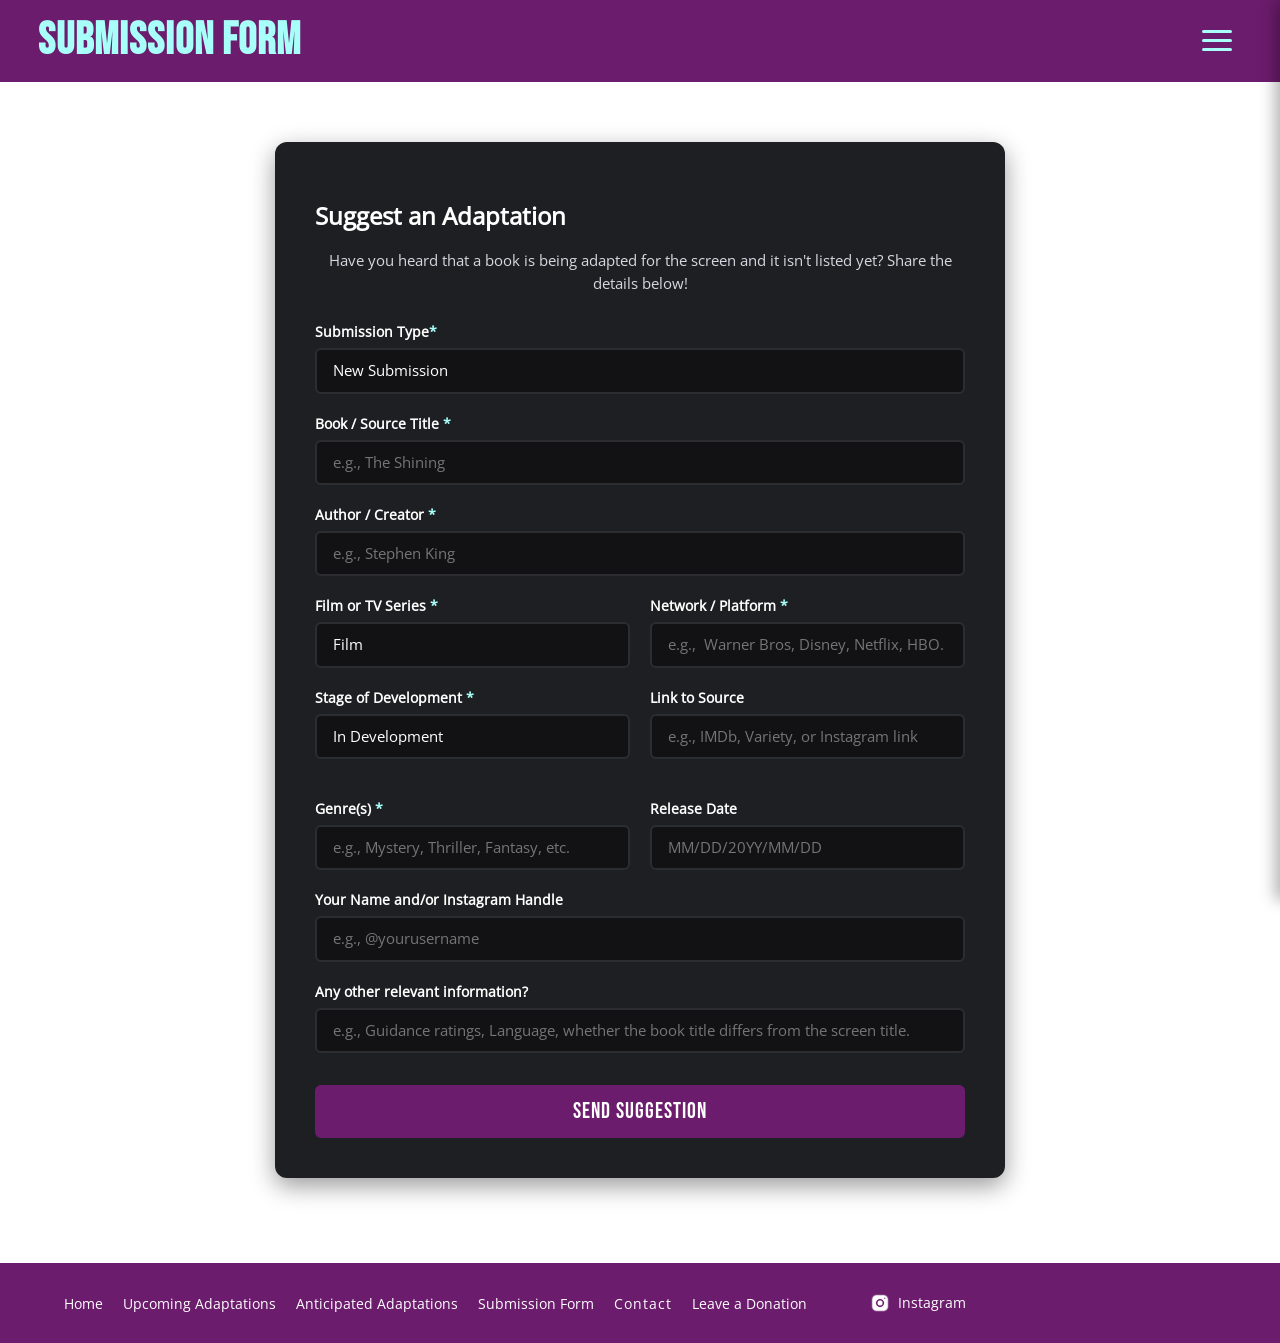
<file: submit.form.html>
<!DOCTYPE html>
<html lang="en" class="submission_document">
<head>

    <meta charset="UTF-8">
    <meta name="viewport" content="width=device-width, initial-scale=1.0">
    <title>Submission Form</title>
    <link rel="stylesheet" href="css/styles.css">
    <link rel="stylesheet" href="css/normalize.css">
    <link rel="icon" type="image/png" href="css/image/storytelling_icon.png">
    <link rel="apple-touch-icon" sizes="180x180" href="css/image/apple-touch-icon.png">
    <link rel="manifest" href="site.webmanifest">
    <meta name="theme-color" content="#6C1C6D">

</head>

<body class="submission_page">
    <header class="site_nav">
        
        <h1 class="submission_page_title">Submission Form</h1>
       
        <input type="checkbox" id="menu_toggle" class="menu_checkbox">
    
    <label for="menu_toggle" class="menu_button">
        <span class="hamburger_line"></span>
        <span class="hamburger_line"></span>
        <span class="hamburger_line"></span>
    </label>

        <nav class="main_nav_sidebar">
            <label for="menu_toggle" class="close_button">&times;</label>
            <ul>
                <li><a href="index.html" target="_blank" class="nav_link">The Page to Screen Project</a></li>
                <li><a href="official.dates.html" class="nav_link">Upcoming Adaptations</a></li>
                <li><a href="anticipated.adaptation.html" class="nav_link">Anticipated Adaptations</a></li>
                <li><a href="submit.form.html" class="nav_link active" aria-current="page">Submission Form</a></li>
                <li><script type="text/javascript" src="https://cdnjs.buymeacoffee.com/1.0.0/button.prod.min.js" data-name="bmc-button" data-slug="thelovelybookden" data-color="#6C1C6D" data-emoji="🪙"  data-font="Poppins" data-text="Leave a Donation" data-font-color="#ffffff" ></script></li>
            </ul>
        </nav>
    </header>

<main class="form_page_wrapper">
    <div class="form_container">
        <h2 style="color: white;"> Suggest an Adaptation </h2>
        <p class="form_subtitle">Have you heard that a book is being adapted for the screen and it isn't listed yet? Share the details below!</p>
    
        <form action="https://formspree.io/f/mgojkwdp" method="POST" class="native_submission_form">
            
            <div class="form_group">
                <label for="submission_type">Submission Type<span class="required">*</span></label>
                <select id="submission_type" name="submission_type" required>
                    <option value="new-adaptation">New Submission</option>
                    <option value="upcoming-adaptation">Entry Edit</option>
                </select>
            </div>
            
            <div class="form_group">
                <label for="book_title">Book / Source Title <span class="required">*</span></label>
                <input type="text" id="book_title" name="book_title" placeholder="e.g., The Shining" required>
            </div>

            <div class="form_group">
                <label for="author">Author / Creator <span class="required">*</span></label>
                <input type="text" id="author" name="author" placeholder="e.g., Stephen King" required>
            </div>


            <div class="form_row">
                <div class="form_group">
                    <label for="adaptation_type">Film or TV Series<span class="required"> *</span></label>
                    <select id="adaptation_type" name="adaptation_type">
                        <option value="movie">Film</option>
                        <option value="tv-series">TV Series</option>
                    </select>
            </div>

            <div class="form_group">
                    <label for="platform">Network / Platform<span class="required"> *</span></label>
                    <input type="text" id="platform" name="platform" placeholder="e.g.,  Warner Bros, Disney, Netflix, HBO.">
                </div>
            </div>

            <div class="form_row">
                <div class="form_group">
                    <label for="stages">Stage of Development<span class="required"> *</span></label>
                    <select id="stages" name="stages">
                        <option value="in-development">In Development</option>
                        <option value="pre-production">Pre-Production</option>
                        <option value="filming">Filming</option>
                        <option value="post-production">Post-Production (Completed) </option>
                    </select>
            </div>

            <div class="form_group">
                <label for="source_link">Link to Source<span class="optional"></span></label>
                <input type="url" id="source_link" name="source_link" placeholder="e.g., IMDb, Variety, or Instagram link">
            </div>
            
            <div class="form_group">
                <label for="gernes">Genre(s)<span class="required"> *</span></label>
                <input type="text" id="gernes" name="gernes" placeholder="e.g., Mystery, Thriller, Fantasy, etc.">
            </div>

            <div class="form_group">
                    <label for="release_date">Release Date<span class="optional"></span></label>
                    <input type="text" id="release_date" name="release_date" placeholder="MM/DD/20YY/MM/DD">
                </div>
            </div>

            <div class="form_group">
                <label for="submitter_name">Your Name and/or Instagram Handle <span class="optional"></span></label>
                <input type="text" id="submitter_name" name="submitter_name" placeholder="e.g., @yourusername">
            </div>

             <div class="form_group">
                <label for="source_info">Any other relevant information?<span class="optional"></span></label>
                <input type="text" id="source_info" name="source_info" placeholder="e.g., Guidance ratings, Language, whether the book title differs from the screen title.">
            </div>

            <button type="submit" class="submit_btn">Send Suggestion</button>

        </form>
    </div>            

</main>

<footer class="site_footer">

            <ul class="footer_nav">
                <li><a href="index.html">Home</a></li>
                <li><a href="official.dates.html">Upcoming Adaptations</a></li>   
                <li><a href="anticipated.adaptation.html">Anticipated Adaptations</a></li>
                <li><a href="submit.form.html" aria-current="page">Submission Form</a></li>
                <li><a href="contact.form.html" class="nav_link">Contact</a></li>
                <li><a href="https://www.buymeacoffee.com/thelovelybookden" target="_blank">Leave a Donation</a></li>
            </ul>

            <ul class="social_media_nav">
                <li>                    
                    <img src="css/image/icons8_instagram.png" alt="Instagram Logo" class="instagram_icon">
                    <a href="https://www.instagram.com/thelovelybookden/" target="_blank">Instagram</a>
                </li>
            </ul>

</footer>
</body>
</html>
</file>
<file: css/styles.css>
/* ============================================================================
   FONTS
   ============================================================================ */

@font-face {
    font-family: 'OpenSans_Regular';
    src: url('Fonts/OpenSans-Regular.ttf') format('truetype');
    font-weight: normal;
    font-style: normal;
    font-display: swap;
}

@font-face {
    font-family: 'OpenSans_SemiBold';
    src: url('Fonts/OpenSans-SemiBold.ttf') format('truetype');
    font-weight: normal;
    font-style: normal;
    font-display: swap;
}

@font-face {
    font-family: 'OpenSans-SemiBoldItalic';
    src: url('Fonts/OpenSans-SemiBoldItalic.ttf') format('truetype');
    font-weight: normal;
    font-style: italic;
    font-display: swap;
}

@font-face {
    font-family: 'OpenSans_Bold';
    src: url('Fonts/OpenSans-Bold.ttf') format('truetype');
    font-weight: normal;
    font-style: normal;
    font-display: swap;
}

@font-face {
    font-family: 'BebasNeue';
    src: url('Fonts/BebasNeue-Regular.ttf') format('truetype');
    font-weight: normal;
    font-style: normal;
    font-display: swap;
}

/* ============================================================================
   UTILITY CLASSES
   ============================================================================ */

.clearfix::after {
    visibility: hidden;
    display: block;
    font-size: 0;
    content: " ";
    clear: both;
    height: 0;
}

.clearfix {
    display: block;
}

* html .clearfix {
    height: 1%;
}

/* ============================================================================
   BASE TYPOGRAPHY & LAYOUT
   ============================================================================ */

html,
body {
    margin: 0;
    padding: 0;
}

body {
    font-family: 'OpenSans_Regular', sans-serif;
    color: #121214;
    background-color: #ffffff;
}

img,
iframe,
video {
    max-width: 100%;
    display: block;
}

a {
    color: inherit;
    text-decoration: none;
}

.logo_icon {
    width: 80px;
    height: 80px;
    flex: 0 0 80px;
    object-fit: contain;
    padding: 6px;
    box-sizing: border-box;
}

/* ============================================================================
   NAVIGATION
   ============================================================================ */

.site_nav {
    background-color: #6C1C6D; 
    padding: 15px clamp(20px, 3vw, 64px);
    display: flex;
    justify-content: space-between; 
    align-items: center;
    list-style: none;
}
.site_nav ul {
    list-style: none;
    display: flex;
    gap: 25px;
    margin: 0;
    padding: 0;
}
.site_nav ul li {
    display: inline;
}


.site_nav .logo_group {
    display: flex;
    align-items: center;
    gap: 14px;
    color: inherit;
}

.site_nav .profile_img {
    width: 85px !important;
    height: 85px !important;
    border-radius: 50% !important; 
    object-fit: cover !important;  
    border: 2px solid #A8FFF9 !important; 
}

.site_nav h1 {
    margin: 0;
    font-size: 45px;
    font-family: 'BebasNeue';
    color: #A8FFF9;
    letter-spacing: 1px;
}

@media (max-width: 600px) {
    .logo_icon {
        width: 48px;
        height: 48px;
        flex-basis: 48px;
    }

    .site_nav .logo_group {
        gap: 9px;
    }

    .site_nav h1 {
        font-size: 32px;
    }
}

.menu_checkbox {
    display: none; 
}

.menu_button {
    display: flex;
    flex-direction: column;
    gap: 6px;
    cursor: pointer;
    padding: 10px;
    z-index: 100; 
}

.hamburger_line {
    display: block;
    width: 30px;
    height: 3px;
    background-color: #A8FFF9; 
    border-radius: 2px;
    transition: all 0.3s ease;
}

.nav_link {
    font-family: 'BebasNeue';
    color: #FFFFFF;
    text-decoration: none;
    font-size: 24px;
    letter-spacing: 1px;
    transition: color 0.2s ease;
}

.main_nav_sidebar ul li a:hover,
.main_nav_sidebar ul li a.active {
    color: #A8FFF9 !important;
}

.main_nav_sidebar ul li:has(script),
.of_date_main_nav_sidebar ul li:has(.bmc-btn-container),
.aa_main_nav_sidebar ul li:has(script) {
    display: flex !important;
    list-style: none;
    list-style-type: none;
    justify-content: flex-start;
    align-items: center;
    text-align: left;
    padding-left: 0;
    margin-left: 0;
}

.main_nav ul {
    list-style: none !important;
    list-style-type: none !important;
    display: flex !important;
    gap: 25px !important;
    margin: 0 !important;
    padding: 0 !important;
}

.bmc-btn-container, 
#bmc-wbtn-wrapper {
    text-align: left !important;
    margin: 0 !important;
    padding: 0 !important;
    display: flex !important;
    justify-content: flex-start !important;
 }   

.main_nav ul li {
    list-style: none !important;
    list-style-type: none !important;
    display: inline-block !important;
}

.main_nav_sidebar {
    position: fixed;
    top: 0;
    right: -375px; 
    width: 375px;
    height: 100vh; 
    background-color: #6C1C6D; 
    box-shadow: -5px 0 15px rgba(0, 0, 0, 0.3);
    padding: 80px 30px;
    box-sizing: border-box;
    display: flex;
    flex-direction: column;
    transition: right 0.4s cubic-bezier(0.16, 1, 0.3, 1);
    z-index: 999; 
}
.main_nav_sidebar ul {
    list-style: none;
    padding: 0;
    margin: 0;
    display: flex;
    flex-direction: column;
    gap: 30px;
}
.main_nav_sidebar ul li a {
    font-family: 'OpenSans_Regular', sans-serif;
    color: #FFFFFF;
    text-decoration: none;
    font-size: 22px;
    display: block;
}

.menu_checkbox:checked ~ .main_nav_sidebar {
    right: 0;
}

.nav_link:hover,
.nav_link.active {
    color: #A8FFF9; 
}

.close_button {
    position: absolute;
    top: 20px;
    right: 30px;
    font-size: 40px;
    color: #A8FFF9;
    cursor: pointer;
}

.page_wrapper {
    max-width: 1800px;
    margin: 25px auto;
    padding: 0 clamp(16px, 2.5vw, 40px);
    box-sizing: border-box;
    line-height: 1.6;
}

.page_wrapper, main {
    margin-bottom: 25px !important; 
}

/* ============================================================================
   PAGE BODY
   ============================================================================ */

.welcome_title {
    font-size: 38px;
    font-family: 'BebasNeue', sans-serif;
    color: #6C1C6D;
    text-align: center;
    margin-bottom: 20px;
}

.welcome_message, .body_text, .navigate_list li, .data_list li {
    font-family: "area-normal", sans-serif;
    font-size: 18px;
    margin-bottom: 15px;
    text-align: center;
}

.welcome_message { text-align: center; }

.header_buttons {
    display: flex;
    justify-content: center;
    gap: 20px;
    margin-bottom: 40px;
    margin-top: 40px;

    list-style: none;
}

.button_container {
  display: flex;
  flex-direction: column;
  gap: 2px;
}

.btn {
  padding: 16px 24px;
  font-weight: 500;
  border-radius: 10px;
  cursor: pointer;
  border: none;
  list-style: none;
  text-decoration: none;
  font-family: "area-normal", sans-serif;
  font-weight: 700;
  font-style: normal; 
  }

.btn_primary { background-color: #6C1C6D; color: #ffffff; }
.btn_secondary { background-color: #6C1C6D; color: #ffffff; }

.btn_primary:hover,
.btn_secondary:hover,
.btn_link.active {
    color: #A8FFF9; 
}

@media (min-width: 600px) {
  .button_container {
    flex-direction: row; 
  }
}

.navigate_list, .data_list {
    list-style-type: none;
    padding: 0;
}

.navigate_list li, .data_list li {
    padding: 10px;
    border-bottom: 1px solid #eee;
}

.data_subtitle {
    font-family: "area-normal-bold", sans-serif;
    text-align: center;
    font-size: 18px;
    margin-bottom: 15px;
}

/* Recently Announced Dropped Trailers and Released Dates */

.feature_section {
  max-width: 1680px;
  margin: 40px auto;
  padding: 0 clamp(16px, 2.5vw, 40px);
  box-sizing: border-box;
}

.feature_section {
  color: #6C1C6D;
  font-weight: bold;
  margin-bottom: 20px;
  padding-bottom: 8px;
}

.card_grid.date_cards {
  display: grid;
  grid-template-columns: repeat(3, minmax(0, 1fr));
  gap: 32px;
  align-items: start;
}

/* Ensures images scale nicely inside their containers */
.ad_card .content_media img {
  width: 100%;
  height: auto;
  display: block;
  border-radius: 8px; 
}

.ad_card {
  min-width: 0;
}

.ad_card_title {
    font-family: "BebasNeue", sans-serif;
    font-size: 30px;
    color: #121214;
    margin: 6px 0px 2px 0; 
    line-height: 1.1;  
}

.announcement_media {
    display: flex;
    position: relative;
    padding: 20px 20px 0px 20px; 
}

.announcement_card {
    padding: 10px 10px 0 10px;
    display: flex;
    flex-direction: column;
    flex-grow: 1;
    gap: 2px; 
    text-align: center;
}

.trailer_title {
    font-family: "BebasNeue", sans-serif;
    font-size: 30px;
    color: #121214;
    margin: 6px 0px 2px 0; 
    line-height: 1.1; 
}

.trailer_section {
    padding: 10px 10px 0 10px;
    display: flex;
    flex-direction: column;
    flex-grow: 1;
    gap: 2px;
    text-align: center;
}

.date_cards {
    display: grid;
    grid-template-columns: repeat(3, minmax(0, 1fr));
}

.trailer_cards {
    display: grid;
    grid-template-columns: repeat(auto-fit, minmax(300px, 1fr));
    gap: 32px;
}

.content_media {
  width: 100%;
  max-width: 200px;         
  aspect-ratio: 2 / 3;     
  margin: 0 auto;          
  overflow: hidden;        
  border-radius: 8px;    
  margin-bottom: 15px; 
  display: block;      
}

/* Image styling inside the container */
.content_media img {
  width: 100%;
  height: 100%;
  object-fit: cover;       
  object-position: center;  
  display: block;     
}

.announcement_card {
    text-align: center;
}

.feature_card {
  background: #ffffff;
  border: 1px solid #e2d5e8;
  border-radius: 8px;
  overflow: hidden;
  display: flex;
  flex-direction: column;
  transition: transform 0.2s ease, box-shadow 0.2s ease;
}

.feature_card:hover {
  transform: translateY(-5px);
  box-shadow: 0 8px 16px rgba(76, 29, 93, 0.12);
}

.video_container {
  position: relative;
  padding-bottom: 56.25%;
  height: 0;
  overflow: hidden;
  background: #000;
}

.video_container iframe {
  position: absolute;
  top: 0;
  left: 0;
  width: 100%;
  height: 100%;
}

.trailer_card .trailer_type {
  margin-top: 12px;
}

.card_author,
.card_rating,
.card_date {
  font-size: 14px;
  color: #121214;
  margin: 0 0 4px 0;
}

.date_badge {
  margin-top: auto;
  background: #6C1C6D;
  color: #ffffff;
  text-align: center;
  font-weight: bold;
  font-size: 14px;
  padding: 6px 10px;
  border-radius: 4px;
  letter-spacing: 0.5px;
}

/* ============================================================================
  HOW TO NAIL THE DATABASE GUIDE
   ============================================================================ */

/* Container holding both columns side-by-side */
.database_guide_wrapper {
    display: grid;
    grid-template-columns: repeat(2, minmax(0, 1fr));
    gap: 32px;
    width: calc(100% - 48px);
    max-width: 1600px;
    margin: 48px auto 0;
    box-sizing: border-box;
    justify-self: center;
    align-items: stretch; 
}

.card_box {
    min-width: 0;
    background-color: #f8f9fa;
    border-radius: 20px;
    padding: 40px;
    box-shadow: 0 10px 30px rgba(0, 0, 0, 0.06);
    display: flex;
    flex-direction: column;
    height: 100%; 
    box-sizing: border-box;
}

/* Titles & Subtitles */
.section_title {
    font-size: 34px;
    font-family: 'BebasNeue', sans-serif;
    color: #6C1C6D;
    text-align: center;
    margin-bottom: 15px;
}

.section_intro,
.data_subtitle {
    font-size: 16px;
    color: #4a4a4a;
    margin-bottom: 24px;
    line-height: 1.5;
    text-align: center;
}

.navigate_list {
    list-style: none;
    padding: 0;
    margin: 0;
    display: flex;
    flex-direction: column;
    justify-content: space-between; 
    flex-grow: 1; /* Fills available card height */
}

.navigate_list li {
    font-size: 16px;
    line-height: 1.6;
    color: #333333;
}

.navigate_list strong {
    color: #111111;
}

/* Right Column List Styling (Balanced spacing) */
.data_list {
    list-style: none;
    padding: 0;
    margin: 0;
    display: flex;
    flex-direction: column;
    gap: 10.4px; /* Tightened gap to align total height with left card */
    height: 100%;
}

.data_list li {
    font-size: 16px;
    line-height: 1.35; /* Adjusted line-height for compact rows */
    color: #333333;
}

.data_list strong {
    color: #111111;
}

/* Mobile Responsiveness: Stack columns vertically on smaller screens */
@media (max-width: 850px) {
    .database_guide_wrapper {
        grid-template-columns: 1fr; /* Single column layout for mobile/tablets */
        gap: 32px;
    }

    .card_box {
        padding: 28px;
        height: auto;
    }
}

/* FOOTER */

.site_footer a {
    color: #FFFFFF;
    font-size: 30px;
    text-decoration: none;
    font-family: 'BebasNeue';
}

.site_footer {
    background-color: #6C1C6D;
    padding: 30px 5%;
    display: flex;
    justify-content: space-between; 
    align-items: center;
    flex-wrap: wrap;
    gap: 20px;
}

.footer_nav {
    list-style: none;
    padding: 0;
    margin: 0;
    display: flex;
    gap: 20px;
}
.footer_nav li a {
    font-family: 'OpenSans_Regular', sans-serif;
    font-size: 14px;
    color: #FFFFFF;
    text-decoration: none;
    transition: color 0.2s ease;
}
.footer_nav li a:hover {
    color: #A8FFF9; 
}

.social_media_nav {
    list-style: none;
    padding: 0;
    margin: 0;
    margin-right: 250px;
    display: flex;
    align-items: center;
}
.social_media_nav li {
    display: flex;
    align-items: center;
    gap: 8px;
}
.social_media_nav li i {
    color: #A8FFF9;
    font-size: 18px;
}
.social_media_nav li a {
    font-family: 'OpenSans_Regular', sans-serif;
    font-size: 14px;
    color: #FFFFFF;
    text-decoration: none;
    transition: color 0.2s ease;
}
.social_media_nav li a:hover {
    color: #A8FFF9; 
}

.instagram_icon {
    width: 20px !important;
    height: 20px !important;
    padding-right:0;
    margin:0px; 
    display: flex;
}

.email_icon {
    width: 20px !important;
    height: 20px !important;
    padding-right:0;
    margin:0px; 
    display: flex;
}

.last_updated {
    width: 100%; 
    text-align: center;
    color: #F5F5F7; 
    font-family: 'OpenSans_Regular', sans-serif;
    font-size: 14px;
    padding-top: 15px;
}

/* OFFICIAL DATES */

#november {
  scroll-margin-top: 80px; 
}

.page_header h1 {
    color: #6C1C6D;
}

.subtitle {
    font-size: 24px;
}

.adaptation_container {
    max-width: 1600px;
    margin: 0 auto;
    padding: 20px clamp(16px, 2.5vw, 40px);
    box-sizing: border-box;
    font-family: 'Inter', sans-serif;
}

.page_header {
    text-align: center;
    margin-bottom: 40px;
}

/* ============================================================================
   SEARCH AND FILTER CONTROLS
   ============================================================================ */
   
/* Container Box */
.controls_section {
  display: flex;
  flex-direction: column;
  gap: 15px;
  color: #FFFFFF;
  padding: 15px;
  border-radius: 8px;
  align-items: center;
}

.search_container .controls_section {
  width: 75%;
  box-sizing: border-box;
}

.main_controls_row {
  display: flex;
  align-items: center;
  gap: 12px;
  flex-wrap: wrap;
}

.search_bar {
  flex: 1;
  min-width: 750px;
  color: #2B2D31;
  border: 1px solid #551556;
  padding: 10px 14px;
  border-radius: 6px;
  font-size: 14px;
  outline: none;
}

.filter_group {
  display: flex;
  align-items: center;
  gap: 8px;
  flex-wrap: wrap;
}

.filter_btn {
  background-color:#DBDEE1 ;
  color:#2B2D31;
  border: 1px solid #3F4147;
  padding: 6px 12px;
  border-radius: 6px;
  cursor: pointer;
  font-size: 13px;
  transition: all 0.2s ease;
}

.filter_btn:hover {
  background-color: #35373C;
  color: #FFFFFF;
}

.filter_btn.active {
  background-color: #551556;
  color: #FFFFFF;
} 

/* Toggle Button & Arrow Setup */
.toggle_filters_btn {
  color: #FFFFFF;
  background-color: #551556;
  border: 1px solid #551556;
  font-size: 14px;
  outline: none;
  padding: 6px 14px;
  border-radius: 6px;
  cursor: pointer;
  font-size: 13px;
  display: flex;
  align-items: center;
  gap: 6px;
}

.arrow_icon {
  font-size: 10px;
  display: inline-block; /* Essential for arrow transform rotation */
  transition: transform 0.3s ease;
}

/* Rotate arrow when button has .active class */
.toggle_filters_btn.active .arrow_icon {
  transform: rotate(180deg);
}

/* Collapsible Panel Styling */
.extra_filters_panel {
  display: flex;
  flex-direction: column;
  gap: 12px;
  padding-top: 15px;
  border-top: 1px solid #3F4147;
}

/* FORCE CLOSE ON PAGE LOAD */
.extra_filters_panel.hidden {
  display: none !important;
}

.filter_row {
  display: flex;
  align-items: center;
  gap: 15px;
  flex-wrap: wrap;
}

.category_label {
  font-size: 12px;
  font-weight: 600;
  color: #949BA4;
  min-width: 60px;
  text-transform: uppercase;
}

/* ============================================================================
   TIMELINE ACCORDION 
   ============================================================================ */

.timeline_accordion_group {
    display: flex;
    flex-direction: column;
    gap: 5px; 
}

.month_header {
    display: flex;
    justify-content: space-between;
    align-items: center;
    padding: 15px 20px;
    background-color: #121214; 
    cursor: pointer;
    list-style: none; 
    margin-bottom: 20px;
    border-radius: 6px;
}

.month_header::-webkit-details-marker {
    display: none;
}

.month_title {
    font-weight: bold;
    color: #ffffff;
    font-size: 20px;
}

.accordion_arrow {
    color: #A8FFF9; 
    font-size: 16px;
    display: inline-block; 
    transition: transform 0.3s ease;
}

details[open] .accordion_arrow {
    transform: rotate(180deg);
}


.adaptations_grid {
    display: grid;
  grid-template-columns: repeat(2, 1fr);
    /* This adds space between cards so they don't touch */
    gap: 20px; 
    justify-content: center;
}

@media (max-width: 900px) {
    .adaptations_grid {
        grid-template-columns: repeat(2, 1fr); 
    }
}

@media (max-width: 600px) {
    .adaptations_grid {
        grid-template-columns: 1fr; 
    }
}

.adaptation_card {
    display: flex;
    flex-direction: column;  
    background-color: #F5F5F7; 
    border-radius: 12px;
    overflow: hidden;
    width: 100%;
    max-width: 650px;
    box-shadow: 0 4px 15px rgba(0, 0, 0, 0.3);
    font-family: Arial, sans-serif;
    color: #ffffff;
}

.adaptation_card:hover {
    transform: translateY(-5px);
    box-shadow: 0 8px 20px rgba(0,0,0,0.4);
}

.adaptation_card .badge {
    text-decoration: none;
    display: inline-block;
    font-family: 'OpenSans_Bold', sans-serif;
    align-items: center;
    align-self: flex-start;
    width: fit-content;
    margin: 0 0 12px 0;
    background-color:#121214;
    color: #A8FFF9;
    padding: 10px 18px;
    border-radius: 6px;
    font-size: 12px;
    letter-spacing: 0.04em;
    text-transform: uppercase;
}

.feature_card .card_content {
    display: flex;
    flex-direction: column;
    text-align: left;
}

.card_content {
    padding: 20px;
    display: flex;
    flex-direction: column;
    flex-grow: 1;
    padding: 0px 20px 20px 20px; 
    gap: 8px; 
}

.details_split_row {
    display: grid;
    grid-template-columns: 1fr 1fr;
    gap: 15px;
    width: 100%;
    align-items: stretch; 
}

.left_details, 
.right_details {
    display: flex;
    flex-direction: column;
    gap: 4px; 
}

.right_details {
    justify-content: flex-end;
}

.details_split_row p {
    margin: 0;
    line-height: 1.45;
}

.card_title {
    font-family: "BebasNeue", sans-serif;
    font-size: 32px;
    line-height: 1;
    color: #121214;
}

.card_media {
    display: flex;
    position: relative;
    padding: 20px 20px 0px 20px; 
}

.content_title {
    margin-top: 0;
    margin: 0;
    font-family: "BebasNeue", sans-serif;
    font-size: 32px;
    color: #121214;
}

.release_date,
.author,
.network_studio,
.rating,
.genre {
    margin: 0;
    font-family: "OpenSans_Regular", sans-serif;
    font-size: 15px;
    line-height: 1.45;
    color: #121214;
}

.note {
    margin: 0;
    font-family: "OpenSans_Regular", sans-serif;
    font-size: 15px;
    line-height: 1.45;
    color: #121214;
}

.card_actions {
    display: flex;
    align-items: center;
    margin-top: auto;
    padding-top: 8px;
}

.imdb-link-btn {
    display: inline-block;
    text-decoration: none;
    font-family: 'OpenSans_SemiBold', sans-serif;
    background-color: #6C1C6D; 
    padding: 10px 18px;
    border-radius: 6px;
    transition: background-color 0.2s ease;
    margin-top: auto;
}

.imdb-link-btn:hover {
    background-color: #551556;
}


/* ANTICIPATED ADAPTATIONS */

.disclaimer {
    text-align: center;
    font-size: 20px;
    margin: 20px 0;
    font-family: 'OpenSans-SemiBoldItalic', sans-serif;
}

p.anticipated_description {
    margin: 20px 0;
    font-size: 18px;
    font-family: 'OpenSans_Regular', sans-serif;
    line-height: 1.5;
    text-align: center;
}

.database_grid_container {
    display: flex;
    flex-direction: column;
    gap: 12px; 
    max-width: 1600px;
    margin: 30px auto;
    padding: 0 clamp(16px, 2.5vw, 40px);
    box-sizing: border-box;
    font-family: 'OpenSans_Regular', sans-serif;
}

.grid_row {
    display: grid;
    grid-template-columns: 2.6fr 1.6fr 1.3fr 1.4fr 1.9fr 1.4fr 1.4fr;
    gap: 16px;
    padding: 15px 20px;
    align-items: center;
    justify-items: center;
    text-align: center;
}

.grid_row > div,
.grid_row > span {
    width: 100%;
    display: flex;
    justify-content: center;
    align-items: center;
    text-align: center;
    min-width: 0;
}

.date_cell {
    padding-left: 10px;
    padding-right: 10px;
    white-space: normal;
    word-break: break-word;
    justify-content: center;
}

.genre_cell {
    padding-left: 10px;
    padding-right: 10px;
    white-space: normal;
    word-break: break-word;
    justify-content: center;
}

.header_row {
    font-family: 'OpenSans_SemiBold', sans-serif;
    font-weight: 600;
    color: #6C1C6D;
    border-bottom: 2px solid #000000;
    font-size: 16px;
    grid-template-columns: repeat(4, minmax(0, 1fr));
}

.data_row {
    background-color: #F9F9F9;
    border-radius: 6px;
    border-left: 4px solid #6C1C6D;
    font-size: 15px;
    transition: transform 0.2s ease;
    align-items: center;
    justify-items: center;
    text-align: center;
    grid-template-columns: repeat(4, minmax(0, 1fr));
    gap: 12px 16px;
}

.data_row > div:nth-child(1) {
    grid-column: 1;
}

.data_row > div:nth-child(2) {
    grid-column: 2;
}

.data_row > div:nth-child(3) {
    grid-column: 3;
}

.data_row > .status_badge {
    grid-column: 4;
}

.data_row > div:nth-child(5) {
    grid-column: 1;
}

.data_row:hover {
    transform: translateY(-2px);
    background-color: #F1F1F1;
}

.book_title {
    font-family: 'OpenSans_SemiBold', sans-serif;
    font-weight: 600;
}

.cell {
    font-size: 16px;
    padding: 0 5px;
    display: flex !important;
    align-items: center !important;
    margin: 0 !important;
}

    .cell span {
    margin: 0 !important;
    padding: 0 !important;
    line-height: 1 !important;
    display: inline-block;
}

    .title_cell {
        font-weight: bold;
}

.status_badge {
    padding: 4px 12px;
    border-radius: 20px;
    font-size: 13px;
    font-weight: 600;
    text-align: center;
    display: inline-flex;
    justify-content: center;
    align-items: center;
    width: fit-content;
    min-width: 110px;
}

.badge_green { 
    color: #065F46; 
    background-color: #D1FAE5; 
}/* Green: Post-Production / Done Filming */


.badge_yellow { 
    color: #856404; 
    background-color: #FFF3CD; 
}/* Yellow: Filming / Active Production */


.badge_orange { 
    color: #A44C00; 
    background-color: #FFE8D6; 
}/* Orange: Pre-Production / Announced */


.badge_red { 
    color: #B80404; 
    background-color: #FCE8E6; 
}/* Red: In Development */

/* SUBMISSION FORM */

.form_page_wrapper {
    padding: 60px 20px;
    display: flex;
    justify-content: center;
    align-items: center;
    min-height: calc(100vh - 200px); 
}

.form_container {
    background-color: #1E1F22; 
    width: 100%;
    max-width: 650px;
    padding: 40px;
    border-radius: 12px;
    box-shadow: 0 8px 24px rgba(0, 0, 0, 0.4);
    font-family: 'OpenSans_Regular', sans-serif;
}

.form_title {
    font-family: 'BebasNeue', sans-serif;
    font-size: 36px;
    color: #FFFFFF;
    letter-spacing: 1px;
    margin-bottom: 8px;
}

.form_subtitle {
    font-family: 'OpenSans_Regular', sans-serif;
    font-size: 15px;
    color: #d5d8e1;
    line-height: 1.5;
    margin-bottom: 30px;
    text-align: center;
}

.form_group {
    margin-bottom: 22px;
    display: flex;
    flex-direction: column;
}

.form_row .form_group {
    flex: 1;
}

.form_row {
    display: flex;
    gap: 20px;
    flex-wrap: wrap; 
}

.form_group label {
    font-family: 'OpenSans_Regular', sans-serif;
    font-size: 14px;
    font-weight: 600;
    color: #FFFFFF;
    margin-bottom: 8px;
}

.required {
    color: #A8FFF9; 
}

.optional {
    color: #A0A5B5;
    font-size: 12px;
    font-weight: normal;
}

.native_submission_form input[type="text"],
.native_submission_form input[type="url"],
.native_submission_form select,
.native_submission_form textarea {
    background-color: #121214;
    border: 2px solid #2B2D31;
    border-radius: 6px;
    color: #FFFFFF;
    padding: 12px 16px;
    font-family: 'OpenSans_Regular', sans-serif;
    font-size: 15px;
    outline: none;
    transition: all 0.2s ease-in-out;
}


.native_submission_form select {
    cursor: pointer;
    appearance: none; 
}

.native_submission_form input:focus,
.native_submission_form select:focus,
.native_submission_form textarea:focus {
    border-color: #A8FFF9;
    box-shadow: 0 0 8px rgba(168, 255, 249, 0.2);
}

.submit_btn {
    background-color: #6C1C6D; 
    color: #FFFFFF;
    font-family: 'BebasNeue', sans-serif;
    font-size: 22px;
    letter-spacing: 1px;
    border: none;
    border-radius: 6px;
    padding: 14px;
    width: 100%;
    cursor: pointer;
    margin-top: 10px;
    transition: all 0.2s ease;
}

.submit_btn:hover {
    background-color: #FFFFFF; 
    transform: translateY(-2px); 
    box-shadow: 0 5px 15px rgba(168, 255, 249, 0.3);
}

/* CONTACT SUBMISSION FORM */

.contact_form_wrapper {
    display: flex;
    justify-content: center;
    align-items: center;
    padding: 60px 20px;
    min-height: 70vh;
}

.contact_form_subtitle {
    font-family: 'OpenSans_Regular', sans-serif;
    font-size: 15px;
    color: #d5d8e1;
    line-height: 1.5;
    margin-bottom: 30px;
    text-align: center;
}

.submit_form_button {
    font-family: 'OpenSans_Regular', sans-serif;
    font-size: 15px;
    color: #A8FFF9;
    line-height: 1.5;
    margin-bottom: 30px;
    text-align: center;
    list-style: none;
    text-decoration: underline;

}

.contact_form_container {
    background-color: #1E1F22;
    padding: 40px;
    border-radius: 8px;
    width: 100%;
    max-width: 650px;
    box-shadow: 0 4px 20px rgba(0, 0, 0, 0.4);
}

.contact_form_container h2 {
    font-family: 'BebasNeue', sans-serif; 
    letter-spacing: 1px;
    margin-top: 0;
    margin-bottom: 24px;
    color: #FFFFFF; 
}

.contact_form_row {
    display: flex;
    gap: 20px;
    flex-wrap: wrap; 
}

.contact_form_group {
    margin-bottom: 20px;
    flex: 1; 
    min-width: 250px;
}

form > .contact_form_group {
    width: 100%;
}

.contact_form_group label {
    display: flex;
    flex-direction: column;
    gap: 8px;
    color: #FFFFFF; 
    font-family: 'OpenSans_Regular', sans-serif;
    font-size: 14px;
}

.contact_form_group input,
.contact_form_group textarea {
    background-color: #2A2B2F; 
    border: 1px solid #3A3B3F;
    border-radius: 4px;
    padding: 12px 14px;
    color: #FFFFFF;
    font-family: 'OpenSans_Regular', sans-serif;
    font-size: 15px;
    width: 100%;
    box-sizing: border-box;
    transition: border-color 0.3s ease, box-shadow 0.3s ease;
}


.contact_form_group textarea {
    height: 160px;
    resize: vertical; 
}

.contact_form_group input:focus,
.contact_form_group textarea:focus {
    outline: none;
    border-color: #A8FFF9; 
    box-shadow: 0 0 8px rgba(168, 255, 249, 0.4);
}

.send_btn {
    background-color: #6C1C6D; 
    color: #FFFFFF;
    border: none;
    border-radius: 4px;
    padding: 14px 28px;
    font-family: 'OpenSans_Regular', sans-serif;
    font-size: 16px;
    font-weight: bold;
    letter-spacing: 0.5px;
    cursor: pointer;
    width: 100%;
    margin-top: 10px;
    transition: background-color 0.3s ease, color 0.3s ease;
}

.send_btn:hover {
    background-color: #A8FFF9; 
    color: #121214; 
}

@media (max-width: 600px) {
    body.home_page {
        max-width: 100%;
        overflow-x: clip;
    }

    .home_page .site_nav {
        gap: 6px;
        padding: 10px 12px;
    }

    .home_page .site_nav .logo_group {
        flex: 1;
        min-width: 0;
        gap: 6px;
    }

    .home_page .logo_icon {
        width: 44px;
        height: 44px;
        flex-basis: 44px;
    }

    .home_page .site_nav h1 {
        font-size: clamp(20px, 6vw, 32px);
        white-space: nowrap;
    }

    .home_page .menu_button {
        flex: 0 0 auto;
        padding: 8px;
    }

    .home_page .main_nav_sidebar {
        right: 0;
        width: min(375px, 100vw);
        max-width: 100%;
        height: 100vh;
        height: 100dvh;
        padding: 76px 24px 24px;
        overflow-y: auto;
        transform: translateX(100%);
        transition: transform 0.4s cubic-bezier(0.16, 1, 0.3, 1);
    }

    .home_page .menu_checkbox:checked ~ .main_nav_sidebar {
        transform: translateX(0);
    }

    .home_page .welcome_title {
        padding: 0 12px;
        font-size: clamp(28px, 7vw, 38px);
    }

    .home_page .page_wrapper,
    .home_page .feature_section,
    .home_page .trailer_section {
        padding-right: 12px;
        padding-left: 12px;
    }

    .home_page .welcome_message,
    .home_page .body_text {
        font-size: 16px;
    }

    .home_page .header_buttons {
        flex-direction: column;
        align-items: stretch;
        gap: 12px;
        margin: 28px 12px 36px;
        padding: 0;
    }

    .home_page .header_buttons li {
        list-style: none;
    }

    .home_page .header_buttons .btn {
        display: flex;
        width: 100%;
        box-sizing: border-box;
        justify-content: center;
        padding: 14px 16px;
        text-align: center;
        overflow-wrap: anywhere;
    }

    .home_page .card_grid.date_cards {
        display: grid;
        width: 100%;
        grid-template-columns: repeat(3, minmax(0, 1fr));
        gap: 8px;
    }

    .home_page .card_grid.trailer_cards {
        display: grid;
        width: 100%;
        grid-template-columns: minmax(0, 1fr);
        gap: 20px;
    }

    .home_page .ad_card {
        min-width: 0;
    }

    .home_page .database_guide_wrapper {
        width: calc(100% - 24px);
        gap: 20px;
        margin-top: 32px;
    }

    .home_page .card_box {
        padding: 20px;
        overflow-wrap: anywhere;
    }

    .home_page .site_footer {
        flex-direction: column;
        align-items: stretch;
        gap: 18px;
        padding: 24px 16px;
    }

    .home_page .footer_nav {
        display: grid;
        width: 100%;
        grid-template-columns: repeat(2, minmax(0, 1fr));
        gap: 8px;
    }

    .home_page .footer_nav li {
        min-width: 0;
    }

    .home_page .footer_nav li:last-child {
        grid-column: 1 / -1;
    }

    .home_page .footer_nav li a {
        display: flex;
        min-height: 48px;
        box-sizing: border-box;
        align-items: center;
        justify-content: center;
        padding: 10px 12px;
        border: 1px solid rgba(168, 255, 249, 0.28);
        border-radius: 10px;
        background-color: rgba(255, 255, 255, 0.09);
        font-size: 16px;
        line-height: 1.25;
        text-align: center;
    }

    .home_page .footer_nav li a:hover,
    .home_page .footer_nav li a:focus-visible {
        background-color: rgba(255, 255, 255, 0.18);
        color: #A8FFF9;
    }

    .home_page .footer_nav li a:focus-visible {
        outline: 2px solid #A8FFF9;
        outline-offset: 2px;
    }

    .home_page .social_media_nav {
        width: 100%;
        justify-content: center;
        margin-right: 0;
        padding-top: 14px;
        border-top: 1px solid rgba(168, 255, 249, 0.3);
    }

    .home_page .last_updated {
        padding-top: 0;
    }
}

@media (max-width: 850px) {
    body.official_dates_page {
        max-width: 100%;
        overflow-x: clip;
    }

    .official_dates_page .site_nav {
        gap: 6px;
        padding: 10px 12px;
    }

    .official_dates_page .site_nav .logo_group {
        flex: 1;
        min-width: 0;
        gap: 6px;
    }

    .official_dates_page .logo_icon {
        width: 44px;
        height: 44px;
        flex-basis: 44px;
    }

    .official_dates_page .site_nav h1 {
        font-size: clamp(20px, 6vw, 32px);
        white-space: nowrap;
    }

    .official_dates_page .menu_button {
        flex: 0 0 auto;
        padding: 8px;
    }

    .official_dates_page .main_nav_sidebar {
        right: 0;
        width: min(375px, 100vw);
        max-width: 100%;
        height: 100vh;
        height: 100dvh;
        padding: 76px 24px 24px;
        overflow-y: auto;
        transform: translateX(100%);
        transition: transform 0.4s cubic-bezier(0.16, 1, 0.3, 1);
    }

    .official_dates_page .menu_checkbox:checked ~ .main_nav_sidebar {
        transform: translateX(0);
    }

    .official_dates_page .adaptation_container {
        width: 100%;
        padding: 20px 12px;
    }

    .official_dates_page .page_header {
        margin-bottom: 24px;
    }

    .official_dates_page .page_header h1 {
        font-size: clamp(28px, 6vw, 40px);
    }

    .official_dates_page .subtitle {
        font-size: clamp(18px, 4.5vw, 24px);
    }

    .official_dates_page .controls_section {
        width: 100%;
        align-items: stretch;
        padding: 12px;
        box-sizing: border-box;
    }

    .official_dates_page .main_controls_row {
        display: grid;
        width: 100%;
        grid-template-columns: minmax(0, 1fr);
        gap: 10px;
    }

    .official_dates_page .search_bar {
        width: 100%;
        min-width: 0;
        max-width: 100%;
        box-sizing: border-box;
        font-size: 16px;
    }

    .official_dates_page .main_controls_row > .filter_group {
        display: grid;
        width: 100%;
        grid-template-columns: repeat(3, minmax(0, 1fr));
        gap: 6px;
    }

    .official_dates_page .filter_btn {
        min-width: 0;
        min-height: 44px;
        padding: 8px 6px;
        overflow-wrap: anywhere;
    }

    .official_dates_page .toggle_filters_btn {
        min-height: 44px;
        justify-content: center;
    }

    .official_dates_page .extra_filters_panel {
        width: 100%;
        box-sizing: border-box;
    }

    .official_dates_page .filter_row {
        flex-direction: column;
        align-items: stretch;
        gap: 8px;
    }

    .official_dates_page .category_label {
        min-width: 0;
    }

    .official_dates_page .filter_row .filter_group {
        display: grid;
        width: 100%;
        grid-template-columns: repeat(auto-fit, minmax(76px, 1fr));
        gap: 6px;
    }

    .official_dates_page .timeline_accordion_group,
    .official_dates_page .month_accordion {
        width: 100%;
        min-width: 0;
    }

    .official_dates_page .month_header {
        gap: 10px;
        margin-bottom: 12px;
        padding: 14px;
    }

    .official_dates_page .month_title {
        min-width: 0;
        font-size: clamp(16px, 4vw, 20px);
    }

    .official_dates_page .adaptations_grid {
        grid-template-columns: repeat(2, minmax(0, 1fr));
        gap: 14px;
    }

    .official_dates_page .adaptation_card {
        min-width: 0;
        max-width: none;
    }

    .official_dates_page .card_media {
        padding: 16px 16px 0;
    }

    .official_dates_page .card_content {
        min-width: 0;
        padding: 0 16px 16px;
    }

    .official_dates_page .content_title {
        font-size: clamp(24px, 5vw, 32px);
        overflow-wrap: anywhere;
    }

    .official_dates_page .adaptation_card p {
        overflow-wrap: anywhere;
    }

    .official_dates_page .imdb-link-btn {
        display: flex;
        width: 100%;
        min-height: 44px;
        box-sizing: border-box;
        align-items: center;
        justify-content: center;
        text-align: center;
    }

    .official_dates_page .site_footer {
        flex-direction: column;
        align-items: stretch;
        gap: 18px;
        padding: 24px 16px;
    }

    .official_dates_page .footer_nav {
        display: grid;
        width: 100%;
        grid-template-columns: repeat(2, minmax(0, 1fr));
        gap: 8px;
    }

    .official_dates_page .footer_nav li {
        min-width: 0;
    }

    .official_dates_page .footer_nav li:last-child {
        grid-column: 1 / -1;
    }

    .official_dates_page .footer_nav li a {
        display: flex;
        min-height: 48px;
        box-sizing: border-box;
        align-items: center;
        justify-content: center;
        padding: 10px 12px;
        border: 1px solid rgba(168, 255, 249, 0.28);
        border-radius: 10px;
        background-color: rgba(255, 255, 255, 0.09);
        font-size: 16px;
        line-height: 1.25;
        text-align: center;
    }

    .official_dates_page .footer_nav li a:hover,
    .official_dates_page .footer_nav li a:focus-visible {
        background-color: rgba(255, 255, 255, 0.18);
        color: #A8FFF9;
    }

    .official_dates_page .footer_nav li a:focus-visible {
        outline: 2px solid #A8FFF9;
        outline-offset: 2px;
    }

    .official_dates_page .social_media_nav {
        width: 100%;
        justify-content: center;
        margin-right: 0;
        padding-top: 14px;
        border-top: 1px solid rgba(168, 255, 249, 0.3);
    }

    .official_dates_page .last_updated {
        padding-top: 0;
    }
}

@media (max-width: 600px) {
    .official_dates_page .adaptations_grid {
        grid-template-columns: minmax(0, 1fr);
        gap: 16px;
    }
}

@media (max-width: 850px) {
    body.anticipated_page {
        max-width: 100%;
        overflow-x: clip;
    }

    .anticipated_page .site_nav {
        gap: 6px;
        padding: 10px 12px;
    }

    .anticipated_page .site_nav .logo_group {
        flex: 1;
        min-width: 0;
        gap: 6px;
    }

    .anticipated_page .logo_icon {
        width: 44px;
        height: 44px;
        flex-basis: 44px;
    }

    .anticipated_page .site_nav h1 {
        font-size: clamp(20px, 6vw, 32px);
        white-space: nowrap;
    }

    .anticipated_page .menu_button {
        flex: 0 0 auto;
        padding: 8px;
    }

    .anticipated_page .main_nav_sidebar {
        right: 0;
        width: min(375px, 100vw);
        max-width: 100%;
        height: 100vh;
        height: 100dvh;
        padding: 76px 24px 24px;
        overflow-y: auto;
        transform: translateX(100%);
        transition: transform 0.4s cubic-bezier(0.16, 1, 0.3, 1);
    }

    .anticipated_page .menu_checkbox:checked ~ .main_nav_sidebar {
        transform: translateX(0);
    }

    .anticipated_page .aa_page_wrapper,
    .anticipated_page .aa_grid {
        width: 100%;
        min-width: 0;
    }

    .anticipated_page .anticipated_description {
        margin: 18px 12px;
        font-size: 16px;
    }

    .anticipated_page .search_container {
        padding: 0 12px;
        box-sizing: border-box;
    }

    .anticipated_page .search_container .controls_section {
        width: 100%;
        align-items: stretch;
        padding: 12px;
    }

    .anticipated_page .main_controls_row {
        display: grid;
        width: 100%;
        grid-template-columns: minmax(0, 1fr);
        gap: 10px;
    }

    .anticipated_page .search_bar {
        width: 100%;
        min-width: 0;
        max-width: 100%;
        box-sizing: border-box;
        font-size: 16px;
    }

    .anticipated_page .main_controls_row > .filter_group {
        display: grid;
        width: 100%;
        grid-template-columns: repeat(3, minmax(0, 1fr));
        gap: 6px;
    }

    .anticipated_page .filter_btn {
        min-width: 0;
        min-height: 44px;
        padding: 8px 6px;
        overflow-wrap: anywhere;
    }

    .anticipated_page .toggle_filters_btn {
        min-height: 44px;
        justify-content: center;
    }

    .anticipated_page .extra_filters_panel {
        width: 100%;
        box-sizing: border-box;
    }

    .anticipated_page .filter_row {
        flex-direction: column;
        align-items: stretch;
        gap: 8px;
    }

    .anticipated_page .category_label {
        min-width: 0;
    }

    .anticipated_page .filter_row .filter_group {
        display: grid;
        width: 100%;
        grid-template-columns: repeat(auto-fit, minmax(76px, 1fr));
        gap: 6px;
    }

    .anticipated_page .database_grid_container {
        width: 100%;
        margin: 20px auto;
        padding: 0 12px;
    }

    .anticipated_page .header_row {
        display: none;
    }

    .anticipated_page .data_row {
        display: grid;
        grid-template-columns: minmax(0, 1fr);
        gap: 8px;
        padding: 16px;
        align-items: stretch;
        justify-items: stretch;
        text-align: left;
        box-shadow: 0 2px 8px rgba(0, 0, 0, 0.06);
    }

    .anticipated_page .data_row > * {
        grid-column: 1 / -1;
        min-width: 0;
        overflow-wrap: anywhere;
    }

    .anticipated_page .data_row > div,
    .anticipated_page .data_row > span {
        grid-column: 1 / -1;
    }

    .anticipated_page .data_row > .book_title {
        display: block;
        padding-bottom: 8px;
        border-bottom: 1px solid #e4e4e7;
        font-size: 17px;
        line-height: 1.35;
    }

    .anticipated_page .data_row > .author_cell,
    .anticipated_page .data_row > .cell,
    .anticipated_page .data_row > .status_badge {
        display: flex;
        justify-content: space-between;
        align-items: flex-start;
        gap: 12px;
        text-align: right;
        line-height: 1.4;
    }

    .anticipated_page .data_row > .book_title::before,
    .anticipated_page .data_row > .author_cell::before,
    .anticipated_page .data_row > .cell:not(.platform_cell)::before,
    .anticipated_page .data_row > .status_badge::before,
    .anticipated_page .data_row > .network_cell::before,
    .anticipated_page .data_row > .date_cell::before,
    .anticipated_page .data_row > .genre_cell::before,
    .anticipated_page .data_row > .platform_cell:not(.network_cell):not(.date_cell):not(.genre_cell):last-child::before {
        flex: 0 0 auto;
        color: #6C1C6D;
        font-size: 11px;
        font-weight: 600;
        letter-spacing: 0.04em;
        text-align: left;
        text-transform: uppercase;
    }

    .anticipated_page .data_row > .book_title::before {
        display: block;
        margin-bottom: 4px;
        content: "Book Title";
    }

    .anticipated_page .data_row > .author_cell::before {
        content: "Author";
    }

    .anticipated_page .data_row > .cell:not(.platform_cell)::before {
        content: "Format";
    }

    .anticipated_page .data_row > .status_badge::before {
        color: inherit;
        content: "Status";
    }

    .anticipated_page .data_row > .network_cell::before {
        content: "Studio";
    }

    .anticipated_page .data_row > .date_cell::before {
        content: "Release";
    }

    .anticipated_page .data_row > .genre_cell::before {
        content: "Genre";
    }

    .anticipated_page .data_row > .platform_cell:not(.network_cell):not(.date_cell):not(.genre_cell):last-child::before {
        content: "Details";
    }

    .anticipated_page .data_row > .status_badge {
        width: 100%;
        min-width: 0;
        padding: 8px 10px;
        border-radius: 8px;
    }

    .anticipated_page .data_row > .cell {
        padding: 0;
    }

    .anticipated_page .data_row .cell span {
        line-height: 1.4 !important;
        text-align: right;
        overflow-wrap: anywhere;
    }

    .anticipated_page .data_row > .platform_cell:last-child:has(> span:empty) {
        display: none;
    }

    .anticipated_page .site_footer {
        flex-direction: column;
        align-items: stretch;
        gap: 18px;
        padding: 24px 16px;
    }

    .anticipated_page .footer_nav {
        display: grid;
        width: 100%;
        grid-template-columns: repeat(2, minmax(0, 1fr));
        gap: 8px;
    }

    .anticipated_page .footer_nav li {
        min-width: 0;
    }

    .anticipated_page .footer_nav li:last-child {
        grid-column: 1 / -1;
    }

    .anticipated_page .footer_nav li a {
        display: flex;
        min-height: 48px;
        box-sizing: border-box;
        align-items: center;
        justify-content: center;
        padding: 10px 12px;
        border: 1px solid rgba(168, 255, 249, 0.28);
        border-radius: 10px;
        background-color: rgba(255, 255, 255, 0.09);
        font-size: 16px;
        line-height: 1.25;
        text-align: center;
    }

    .anticipated_page .footer_nav li a:hover,
    .anticipated_page .footer_nav li a:focus-visible {
        background-color: rgba(255, 255, 255, 0.18);
        color: #A8FFF9;
    }

    .anticipated_page .footer_nav li a:focus-visible {
        outline: 2px solid #A8FFF9;
        outline-offset: 2px;
    }

    .anticipated_page .social_media_nav {
        width: 100%;
        justify-content: center;
        margin-right: 0;
        padding-top: 14px;
        border-top: 1px solid rgba(168, 255, 249, 0.3);
    }

    .anticipated_page .last_updated {
        padding-top: 0;
    }
}

.contact_page .contact_page_title {
    padding-left: 40px;
}

.archives_page .archive_site_title {
    padding-left: 40px;
}

@media (max-width: 850px) {
    body.contact_page {
        max-width: 100%;
        overflow-x: clip;
    }

    .contact_page .site_nav {
        gap: 6px;
        padding: 10px 12px;
    }

    .contact_page .contact_page_title {
        min-width: 0;
        padding-left: 0;
        font-size: clamp(20px, 6vw, 32px);
    }

    .contact_page .menu_button {
        flex: 0 0 auto;
        padding: 8px;
    }

    .contact_page .main_nav_sidebar {
        right: 0;
        width: min(375px, 100vw);
        max-width: 100%;
        height: 100vh;
        height: 100dvh;
        padding: 76px 24px 24px;
        overflow-y: auto;
        transform: translateX(100%);
        transition: transform 0.4s cubic-bezier(0.16, 1, 0.3, 1);
    }

    .contact_page .menu_checkbox:checked ~ .main_nav_sidebar {
        transform: translateX(0);
    }

    .contact_page .contact_form_wrapper {
        width: 100%;
        min-height: 0;
        box-sizing: border-box;
        align-items: flex-start;
        padding: 32px 12px;
    }

    .contact_page .contact_form_container {
        width: 100%;
        box-sizing: border-box;
        padding: 24px 18px;
        border-radius: 12px;
    }

    .contact_page .contact_form_container h2 {
        font-size: clamp(28px, 8vw, 36px);
        margin-bottom: 16px;
    }

    .contact_page .contact_form_subtitle {
        font-size: 15px;
        margin-bottom: 20px;
    }

    .contact_page .contact_form_subtitle p {
        margin: 0 0 12px;
    }

    .contact_page .submit_form_button {
        margin-bottom: 20px;
    }

    .contact_page .submit_form_button li {
        list-style: none;
    }

    .contact_page .submit_form_button a {
        display: flex;
        width: 100%;
        min-height: 44px;
        box-sizing: border-box;
        align-items: center;
        justify-content: center;
        padding: 10px 12px;
        border: 1px solid #A8FFF9;
        border-radius: 6px;
        text-decoration: none;
    }

    .contact_page .contact_form_row {
        flex-direction: column;
        gap: 0;
    }

    .contact_page .contact_form_group {
        width: 100%;
        min-width: 0;
        box-sizing: border-box;
    }

    .contact_page .contact_form_group input,
    .contact_page .contact_form_group textarea {
        font-size: 16px;
    }

    .contact_page .send_btn {
        min-height: 48px;
    }

    .contact_page .site_footer {
        flex-direction: column;
        align-items: stretch;
        gap: 18px;
        padding: 24px 16px;
    }

    .contact_page .footer_nav {
        display: grid;
        width: 100%;
        grid-template-columns: repeat(2, minmax(0, 1fr));
        gap: 8px;
    }

    .contact_page .footer_nav li {
        min-width: 0;
    }

    .contact_page .footer_nav li:last-child {
        grid-column: 1 / -1;
    }

    .contact_page .footer_nav li a {
        display: flex;
        min-height: 48px;
        box-sizing: border-box;
        align-items: center;
        justify-content: center;
        padding: 10px 12px;
        border: 1px solid rgba(168, 255, 249, 0.28);
        border-radius: 10px;
        background-color: rgba(255, 255, 255, 0.09);
        font-size: 16px;
        line-height: 1.25;
        text-align: center;
    }

    .contact_page .footer_nav li a:hover,
    .contact_page .footer_nav li a:focus-visible {
        background-color: rgba(255, 255, 255, 0.18);
        color: #A8FFF9;
    }

    .contact_page .footer_nav li a:focus-visible {
        outline: 2px solid #A8FFF9;
        outline-offset: 2px;
    }

    .contact_page .social_media_nav {
        width: 100%;
        justify-content: center;
        margin-right: 0;
        padding-top: 14px;
        border-top: 1px solid rgba(168, 255, 249, 0.3);
    }
}

@media (max-width: 850px) {
    body.archives_page {
        max-width: 100%;
        overflow-x: clip;
    }

    .archives_page .site_nav {
        gap: 6px;
        padding: 10px 12px;
    }

    .archives_page .archive_site_title {
        min-width: 0;
        padding-left: 0;
        font-size: clamp(20px, 6vw, 32px);
    }

    .archives_page .menu_button {
        flex: 0 0 auto;
        padding: 8px;
    }

    .archives_page .main_nav_sidebar {
        right: 0;
        width: min(375px, 100vw);
        max-width: 100%;
        height: 100vh;
        height: 100dvh;
        padding: 76px 24px 24px;
        overflow-y: auto;
        transform: translateX(100%);
        transition: transform 0.4s cubic-bezier(0.16, 1, 0.3, 1);
    }

    .archives_page .menu_checkbox:checked ~ .main_nav_sidebar {
        transform: translateX(0);
    }

    .archives_page .adaptation_container {
        width: 100%;
        padding: 20px 12px;
    }

    .archives_page .page_header {
        margin-bottom: 24px;
    }

    .archives_page .page_header h1 {
        font-size: clamp(28px, 6vw, 40px);
    }

    .archives_page .subtitle {
        font-size: clamp(18px, 4.5vw, 24px);
    }

    .archives_page .controls_section {
        width: 100%;
        align-items: stretch;
        padding: 12px;
        box-sizing: border-box;
    }

    .archives_page .main_controls_row {
        display: grid;
        width: 100%;
        grid-template-columns: minmax(0, 1fr);
        gap: 10px;
    }

    .archives_page .search_bar {
        width: 100%;
        min-width: 0;
        max-width: 100%;
        box-sizing: border-box;
        font-size: 16px;
    }

    .archives_page .main_controls_row > .filter_group {
        display: grid;
        width: 100%;
        grid-template-columns: repeat(3, minmax(0, 1fr));
        gap: 6px;
    }

    .archives_page .toggle_filters_btn {
        min-height: 44px;
        justify-content: center;
    }

    .archives_page .extra_filters_panel {
        width: 100%;
        box-sizing: border-box;
    }

    .archives_page .filter_row {
        flex-direction: column;
        align-items: stretch;
        gap: 8px;
    }

    .archives_page .category_label {
        min-width: 0;
    }

    .archives_page .filter_row .filter_group {
        display: grid;
        width: 100%;
        grid-template-columns: repeat(auto-fit, minmax(76px, 1fr));
        gap: 6px;
    }

    .archives_page .filter_btn {
        min-width: 0;
        min-height: 44px;
        padding: 8px 6px;
        overflow-wrap: anywhere;
    }

    .archives_page .timeline_accordion_group,
    .archives_page .month_accordion {
        width: 100%;
        min-width: 0;
    }

    .archives_page .timeline_accordion_group > h2 {
        font-size: clamp(28px, 7vw, 38px);
    }

    .archives_page .month_header {
        gap: 10px;
        margin-bottom: 12px;
        padding: 14px;
    }

    .archives_page .month_title {
        min-width: 0;
        font-size: clamp(16px, 4vw, 20px);
    }

    .archives_page .adaptations_grid {
        grid-template-columns: repeat(2, minmax(0, 1fr));
        gap: 14px;
    }

    .archives_page .adaptation_card {
        min-width: 0;
        max-width: none;
        box-sizing: border-box;
    }

    .archives_page .card_media {
        padding: 16px 16px 0;
    }

    .archives_page .card_content {
        min-width: 0;
        padding: 0 16px 16px;
    }

    .archives_page .content_title {
        font-size: clamp(24px, 5vw, 32px);
        overflow-wrap: anywhere;
    }

    .archives_page .adaptation_card p {
        overflow-wrap: anywhere;
    }

    .archives_page .imdb-link-btn {
        display: flex;
        width: 100%;
        min-height: 44px;
        box-sizing: border-box;
        align-items: center;
        justify-content: center;
        text-align: center;
    }

    .archives_page .site_footer {
        flex-direction: column;
        align-items: stretch;
        gap: 18px;
        padding: 24px 16px;
    }

    .archives_page .footer_nav {
        display: grid;
        width: 100%;
        grid-template-columns: repeat(2, minmax(0, 1fr));
        gap: 8px;
    }

    .archives_page .footer_nav li {
        min-width: 0;
    }

    .archives_page .footer_nav li:last-child {
        grid-column: 1 / -1;
    }

    .archives_page .footer_nav li a {
        display: flex;
        min-height: 48px;
        box-sizing: border-box;
        align-items: center;
        justify-content: center;
        padding: 10px 12px;
        border: 1px solid rgba(168, 255, 249, 0.28);
        border-radius: 10px;
        background-color: rgba(255, 255, 255, 0.09);
        font-size: 16px;
        line-height: 1.25;
        text-align: center;
    }

    .archives_page .footer_nav li a:hover,
    .archives_page .footer_nav li a:focus-visible {
        background-color: rgba(255, 255, 255, 0.18);
        color: #A8FFF9;
    }

    .archives_page .footer_nav li a:focus-visible {
        outline: 2px solid #A8FFF9;
        outline-offset: 2px;
    }

    .archives_page .social_media_nav {
        width: 100%;
        justify-content: center;
        margin-right: 0;
        padding-top: 14px;
        border-top: 1px solid rgba(168, 255, 249, 0.3);
    }

    .archives_page .last_updated {
        padding-top: 0;
    }
}

@media (max-width: 600px) {
    .archives_page .adaptations_grid {
        grid-template-columns: minmax(0, 1fr);
        gap: 16px;
    }

    .archives_page .details_split_row {
        grid-template-columns: minmax(0, 1fr);
        gap: 8px;
    }
}

@media (max-width: 850px) {
    html.submission_document {
        scroll-snap-type: y proximity;
        scroll-padding-block: 12px;
    }

    .submission_page {
        max-width: 100%;
        overflow-x: clip;
    }

    .submission_page .site_nav {
        gap: 6px;
        padding: 10px 12px;
    }

    .submission_page .submission_page_title {
        min-width: 0;
        padding-left: 0 !important;
        font-size: clamp(20px, 6vw, 32px);
    }

    .submission_page .menu_button {
        flex: 0 0 auto;
        padding: 8px;
    }

    .submission_page .main_nav_sidebar {
        top: 0;
        right: 0;
        width: min(375px, 100%);
        max-width: 100%;
        height: 100vh;
        height: 100dvh;
        box-sizing: border-box;
        padding: 76px 24px 24px;
        overflow-y: auto;
        transform: translateX(100%);
        transition: transform 0.4s cubic-bezier(0.16, 1, 0.3, 1);
        z-index: 999;
    }

    .submission_page .menu_checkbox:checked ~ .main_nav_sidebar {
        transform: translateX(0);
    }

    .submission_page .close_button {
        top: 12px;
        right: 16px;
        display: flex;
        width: 44px;
        height: 44px;
        align-items: center;
        justify-content: center;
    }

    .submission_page .form_page_wrapper {
        width: 100%;
        min-height: 0;
        box-sizing: border-box;
        align-items: flex-start;
        padding: 32px 12px;
    }

    .submission_page .form_container {
        width: 100%;
        box-sizing: border-box;
        padding: 24px 18px;
    }

    .submission_page .native_submission_form > .form_group,
    .submission_page .native_submission_form > .form_row,
    .submission_page .native_submission_form > .submit_btn {
        scroll-snap-align: start;
    }

    .submission_page .form_row {
        flex-direction: column;
        gap: 0;
    }

    .submission_page .form_group {
        min-width: 0;
    }

    .submission_page .native_submission_form input,
    .submission_page .native_submission_form select,
    .submission_page .native_submission_form textarea {
        width: 100%;
        box-sizing: border-box;
        font-size: 16px;
    }

    .submission_page .site_footer {
        width: 100%;
        box-sizing: border-box;
        flex-direction: column;
        align-items: stretch;
        gap: 18px;
        padding: 24px 16px;
    }

    .submission_page .footer_nav {
        display: grid;
        width: 100%;
        box-sizing: border-box;
        grid-template-columns: repeat(2, minmax(0, 1fr));
        gap: 8px;
    }

    .submission_page .footer_nav li {
        min-width: 0;
    }

    .submission_page .footer_nav li:last-child {
        grid-column: 1 / -1;
    }

    .submission_page .footer_nav li a {
        display: flex;
        width: 100%;
        min-height: 48px;
        box-sizing: border-box;
        align-items: center;
        justify-content: center;
        padding: 10px 12px;
        border: 1px solid rgba(168, 255, 249, 0.28);
        border-radius: 10px;
        background-color: rgba(255, 255, 255, 0.09);
        font-size: 16px;
        line-height: 1.25;
        text-align: center;
        overflow-wrap: anywhere;
    }

    .submission_page .footer_nav li a:hover,
    .submission_page .footer_nav li a:focus-visible {
        background-color: rgba(255, 255, 255, 0.18);
        color: #A8FFF9;
    }

    .submission_page .footer_nav li a:focus-visible {
        outline: 2px solid #A8FFF9;
        outline-offset: 2px;
    }

    .submission_page .social_media_nav {
        width: 100%;
        justify-content: center;
        margin-right: 0;
        padding-top: 14px;
        border-top: 1px solid rgba(168, 255, 249, 0.3);
    }

    .submission_page .site_nav,
    .submission_page .site_footer {
        scroll-snap-align: start;
    }
}
</file>
